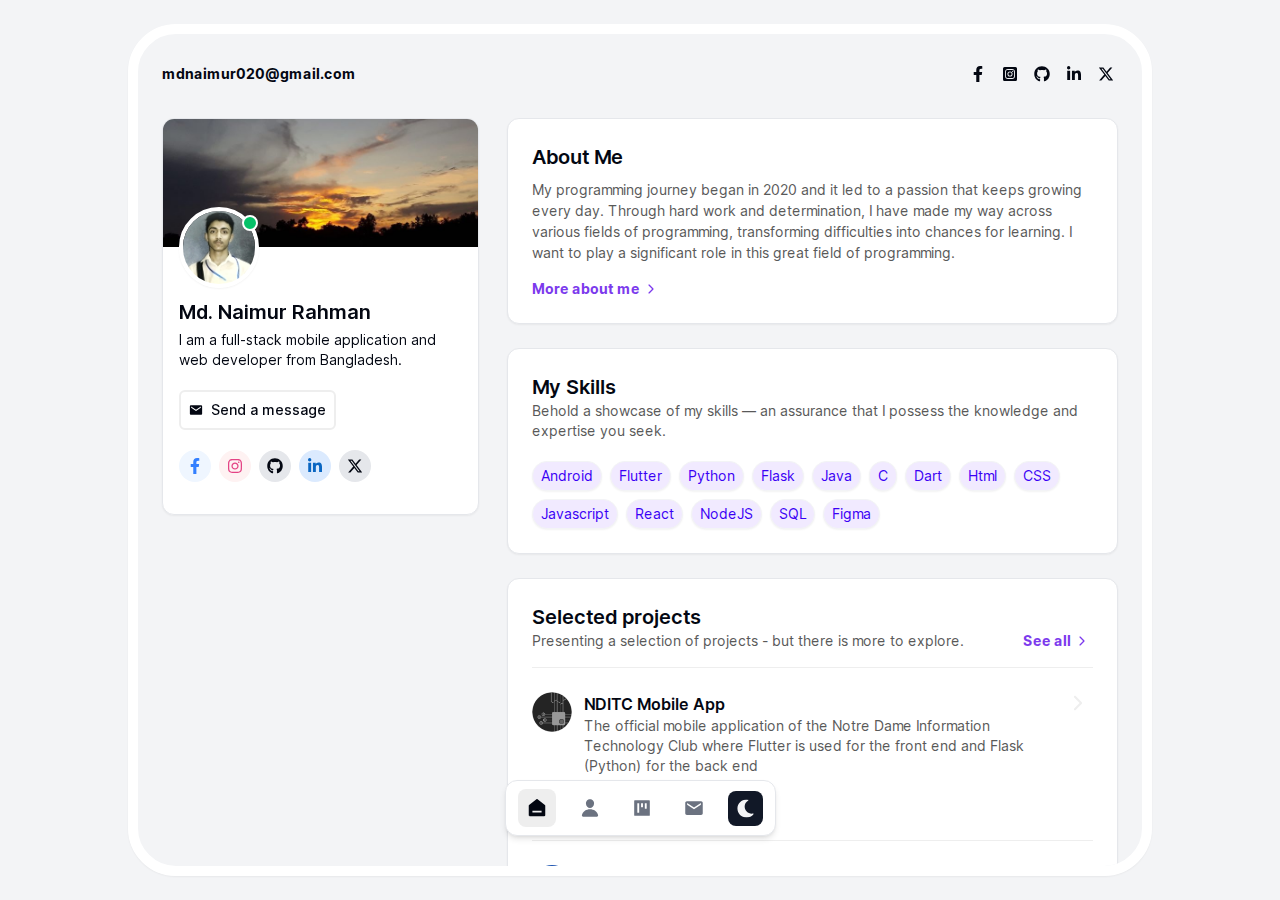
<file: index.html>
<!DOCTYPE html><html lang="en"><head><meta charSet="utf-8"/><meta name="viewport" content="width=device-width, initial-scale=1"/><link rel="preload" as="image" href="/images/cover.jpg"/><link rel="preload" as="image" href="/images/icons/nditc.png"/><link rel="preload" as="image" href="/images/icons/aide-assistant.jpeg"/><link rel="preload" as="image" href="/images/icons/askme.jpg"/><link rel="stylesheet" href="/_next/static/css/a3f29d7ea0ee9f75.css" data-precedence="next"/><link rel="preload" as="script" fetchPriority="low" href="/_next/static/chunks/webpack-b2b34c774f4791b2.js"/><script src="/_next/static/chunks/fd9d1056-121e52b18ff0a3a9.js" async=""></script><script src="/_next/static/chunks/23-5258721a9da65eaf.js" async=""></script><script src="/_next/static/chunks/main-app-b07ee85b4da109da.js" async=""></script><script src="/_next/static/chunks/231-7837c6e138ba1d39.js" async=""></script><script src="/_next/static/chunks/173-183ba7b838d6df8e.js" async=""></script><script src="/_next/static/chunks/app/page-5efb25ee60846972.js" async=""></script><script src="/_next/static/chunks/app/not-found-e2323b2fb9c07f5c.js" async=""></script><script src="/_next/static/chunks/5e22fd23-b8d2bc04f861422c.js" async=""></script><script src="/_next/static/chunks/94730671-3c4474621680541e.js" async=""></script><script src="/_next/static/chunks/9c4e2130-a71c512130698e70.js" async=""></script><script src="/_next/static/chunks/8e1d74a4-b36c5fe6c4bad18d.js" async=""></script><script src="/_next/static/chunks/479ba886-f88caf27a9ac6638.js" async=""></script><script src="/_next/static/chunks/851-03c4df209a66c577.js" async=""></script><script src="/_next/static/chunks/app/layout-62a0d9221a2302bf.js" async=""></script><link rel="preload" href="https://www.googletagmanager.com/gtag/js?id=G-RDVW4QEG7M" as="script"/><title>Md. Naimur Rahman</title><meta name="description" content="A full-stack mobile application and web developer with expertise in native Android application development, cross-platform application development with Flutter, website and web-app development with React, NextJS and backend development with Python Flask"/><meta name="author" content="Md. Naimur Rahman"/><link rel="manifest" href="https://mdnaimur0.github.io/manifest.json" crossorigin="use-credentials"/><meta name="keywords" content="Md. Naimur Rahman,Md. Naimur Rahman&#x27;s portfolio,naimur,mdnaimur,mdnaimur020,naimur&#x27;s portfolio website,মোঃ নাইমুর রহমান"/><meta name="creator" content="Md. Naimur Rahman"/><meta name="publisher" content="Md. Naimur Rahman"/><link rel="canonical" href="https://mdnaimur0.github.io/"/><meta name="google-site-verification" content="Xtjpzqm-ULL5RGBrvgc3NCIFp7jcQKL1RV1DxEjSZ-Q"/><meta property="og:title" content="Md. Naimur Rahman"/><meta property="og:description" content="A full-stack mobile application and web developer with expertise in native Android application development, cross-platform application development with Flutter, website and web-app development with React, NextJS and backend development with Python Flask"/><meta property="og:image:type" content="image/png"/><meta property="og:image:width" content="1200"/><meta property="og:image:height" content="630"/><meta property="og:image" content="https://mdnaimur0.github.io/opengraph-image.png?531a07b3f1914bd6"/><meta name="twitter:card" content="summary_large_image"/><meta name="twitter:title" content="Md. Naimur Rahman"/><meta name="twitter:description" content="A full-stack mobile application and web developer with expertise in native Android application development, cross-platform application development with Flutter, website and web-app development with React, NextJS and backend development with Python Flask"/><meta name="twitter:image:type" content="image/png"/><meta name="twitter:image:width" content="1200"/><meta name="twitter:image:height" content="630"/><meta name="twitter:image" content="https://mdnaimur0.github.io/opengraph-image.png?531a07b3f1914bd6"/><link rel="icon" href="/favicon.ico" type="image/x-icon" sizes="16x16"/><link rel="icon" href="/icon.png?e217e42e6c603a97" type="image/png" sizes="512x512"/><link rel="apple-touch-icon" href="/apple-icon.png?480850b7475132ea" type="image/png" sizes="180x180"/><script src="/_next/static/chunks/polyfills-78c92fac7aa8fdd8.js" noModule=""></script></head><body class="__className_aaf875"><script>!function(){try{var d=document.documentElement,c=d.classList;c.remove('light','dark');var e=localStorage.getItem('theme');if(e){c.add(e|| '')}else{c.add('light');}if(e==='light'||e==='dark'||!e)d.style.colorScheme=e||'light'}catch(t){}}();</script><style>#nprogress{pointer-events:none}#nprogress .bar{background:hsl(var(--primary));position:fixed;z-index:1600;top: 0;left:0;width:100%;height:3px}#nprogress .peg{display:block;position:absolute;right:0;width:100px;height:100%;box-shadow:0 0 10px hsl(var(--primary)),0 0 5px hsl(var(--primary));opacity:1;-webkit-transform:rotate(3deg) translate(0px,-4px);-ms-transform:rotate(3deg) translate(0px,-4px);transform:rotate(3deg) translate(0px,-4px)}#nprogress .spinner{display:block;position:fixed;z-index:1600;top: 15px;right:15px}#nprogress .spinner-icon{width:18px;height:18px;box-sizing:border-box;border:2px solid transparent;border-top-color:hsl(var(--primary));border-left-color:hsl(var(--primary));border-radius:50%;-webkit-animation:nprogress-spinner 400ms linear infinite;animation:nprogress-spinner 400ms linear infinite}.nprogress-custom-parent{overflow:hidden;position:relative}.nprogress-custom-parent #nprogress .bar,.nprogress-custom-parent #nprogress .spinner{position:absolute}@-webkit-keyframes nprogress-spinner{0%{-webkit-transform:rotate(0deg)}100%{-webkit-transform:rotate(360deg)}}@keyframes nprogress-spinner{0%{transform:rotate(0deg)}100%{transform:rotate(360deg)}}</style><div class="mx-auto flex h-full w-full flex-col overflow-hidden md:max-w-5xl md:rounded-[48px] md:border-[10px] md:border-background md:shadow-sm md:dark:border-secondary"><div class="overflow-auto md:py-5"><div class="mt-2 flex flex-wrap items-center justify-between gap-2 px-4 md:px-6 py-2 md:mt-0"><a href="mailto:mdnaimur020@gmail.com" target="_blank" class="text-sm font-[700] text-foreground">mdnaimur020@gmail.com</a><div class="flex gap-2 max-sm:hidden"><a href="https://www.facebook.com/mdnaimur0" target="_blank" class="p-1 hover:text-primary" aria-label="Facebook account"><svg stroke="currentColor" fill="currentColor" stroke-width="0" viewBox="0 0 320 512" height="1em" width="1em" xmlns="http://www.w3.org/2000/svg"><path d="M279.14 288l14.22-92.66h-88.91v-60.13c0-25.35 12.42-50.06 52.24-50.06h40.42V6.26S260.43 0 225.36 0c-73.22 0-121.08 44.38-121.08 124.72v70.62H22.89V288h81.39v224h100.17V288z"></path></svg></a><a href="https://www.instagram.com/mdnaimur0" target="_blank" class="p-1  hover:text-primary" aria-label="Instagram account"><svg stroke="currentColor" fill="currentColor" stroke-width="0" viewBox="0 0 448 512" height="1em" width="1em" xmlns="http://www.w3.org/2000/svg"><path d="M224,202.66A53.34,53.34,0,1,0,277.36,256,53.38,53.38,0,0,0,224,202.66Zm124.71-41a54,54,0,0,0-30.41-30.41c-21-8.29-71-6.43-94.3-6.43s-73.25-1.93-94.31,6.43a54,54,0,0,0-30.41,30.41c-8.28,21-6.43,71.05-6.43,94.33S91,329.26,99.32,350.33a54,54,0,0,0,30.41,30.41c21,8.29,71,6.43,94.31,6.43s73.24,1.93,94.3-6.43a54,54,0,0,0,30.41-30.41c8.35-21,6.43-71.05,6.43-94.33S357.1,182.74,348.75,161.67ZM224,338a82,82,0,1,1,82-82A81.9,81.9,0,0,1,224,338Zm85.38-148.3a19.14,19.14,0,1,1,19.13-19.14A19.1,19.1,0,0,1,309.42,189.74ZM400,32H48A48,48,0,0,0,0,80V432a48,48,0,0,0,48,48H400a48,48,0,0,0,48-48V80A48,48,0,0,0,400,32ZM382.88,322c-1.29,25.63-7.14,48.34-25.85,67s-41.4,24.63-67,25.85c-26.41,1.49-105.59,1.49-132,0-25.63-1.29-48.26-7.15-67-25.85s-24.63-41.42-25.85-67c-1.49-26.42-1.49-105.61,0-132,1.29-25.63,7.07-48.34,25.85-67s41.47-24.56,67-25.78c26.41-1.49,105.59-1.49,132,0,25.63,1.29,48.33,7.15,67,25.85s24.63,41.42,25.85,67.05C384.37,216.44,384.37,295.56,382.88,322Z"></path></svg></a><a href="https://github.com/mdnaimur0" target="_blank" class="p-1  hover:text-primary" aria-label="Github account"><svg stroke="currentColor" fill="currentColor" stroke-width="0" viewBox="0 0 496 512" height="1em" width="1em" xmlns="http://www.w3.org/2000/svg"><path d="M165.9 397.4c0 2-2.3 3.6-5.2 3.6-3.3.3-5.6-1.3-5.6-3.6 0-2 2.3-3.6 5.2-3.6 3-.3 5.6 1.3 5.6 3.6zm-31.1-4.5c-.7 2 1.3 4.3 4.3 4.9 2.6 1 5.6 0 6.2-2s-1.3-4.3-4.3-5.2c-2.6-.7-5.5.3-6.2 2.3zm44.2-1.7c-2.9.7-4.9 2.6-4.6 4.9.3 2 2.9 3.3 5.9 2.6 2.9-.7 4.9-2.6 4.6-4.6-.3-1.9-3-3.2-5.9-2.9zM244.8 8C106.1 8 0 113.3 0 252c0 110.9 69.8 205.8 169.5 239.2 12.8 2.3 17.3-5.6 17.3-12.1 0-6.2-.3-40.4-.3-61.4 0 0-70 15-84.7-29.8 0 0-11.4-29.1-27.8-36.6 0 0-22.9-15.7 1.6-15.4 0 0 24.9 2 38.6 25.8 21.9 38.6 58.6 27.5 72.9 20.9 2.3-16 8.8-27.1 16-33.7-55.9-6.2-112.3-14.3-112.3-110.5 0-27.5 7.6-41.3 23.6-58.9-2.6-6.5-11.1-33.3 2.6-67.9 20.9-6.5 69 27 69 27 20-5.6 41.5-8.5 62.8-8.5s42.8 2.9 62.8 8.5c0 0 48.1-33.6 69-27 13.7 34.7 5.2 61.4 2.6 67.9 16 17.7 25.8 31.5 25.8 58.9 0 96.5-58.9 104.2-114.8 110.5 9.2 7.9 17 22.9 17 46.4 0 33.7-.3 75.4-.3 83.6 0 6.5 4.6 14.4 17.3 12.1C428.2 457.8 496 362.9 496 252 496 113.3 383.5 8 244.8 8zM97.2 352.9c-1.3 1-1 3.3.7 5.2 1.6 1.6 3.9 2.3 5.2 1 1.3-1 1-3.3-.7-5.2-1.6-1.6-3.9-2.3-5.2-1zm-10.8-8.1c-.7 1.3.3 2.9 2.3 3.9 1.6 1 3.6.7 4.3-.7.7-1.3-.3-2.9-2.3-3.9-2-.6-3.6-.3-4.3.7zm32.4 35.6c-1.6 1.3-1 4.3 1.3 6.2 2.3 2.3 5.2 2.6 6.5 1 1.3-1.3.7-4.3-1.3-6.2-2.2-2.3-5.2-2.6-6.5-1zm-11.4-14.7c-1.6 1-1.6 3.6 0 5.9 1.6 2.3 4.3 3.3 5.6 2.3 1.6-1.3 1.6-3.9 0-6.2-1.4-2.3-4-3.3-5.6-2z"></path></svg></a><a href="https://www.linkedin.com/in/mdnaimur0" target="_blank" class="p-1  hover:text-primary" aria-label="Linkedin account"><svg stroke="currentColor" fill="currentColor" stroke-width="0" viewBox="0 0 448 512" height="1em" width="1em" xmlns="http://www.w3.org/2000/svg"><path d="M100.28 448H7.4V148.9h92.88zM53.79 108.1C24.09 108.1 0 83.5 0 53.8a53.79 53.79 0 0 1 107.58 0c0 29.7-24.1 54.3-53.79 54.3zM447.9 448h-92.68V302.4c0-34.7-.7-79.2-48.29-79.2-48.29 0-55.69 37.7-55.69 76.7V448h-92.78V148.9h89.08v40.8h1.3c12.4-23.5 42.69-48.3 87.88-48.3 94 0 111.28 61.9 111.28 142.3V448z"></path></svg></a><a href="https://www.x.com/mdnaimur0" target="_blank" class="p-1  hover:text-primary" aria-label="X account"><svg stroke="currentColor" fill="currentColor" stroke-width="0" viewBox="0 0 512 512" height="1em" width="1em" xmlns="http://www.w3.org/2000/svg"><path d="M389.2 48h70.6L305.6 224.2 487 464H345L233.7 318.6 106.5 464H35.8L200.7 275.5 26.8 48H172.4L272.9 180.9 389.2 48zM364.4 421.8h39.1L151.1 88h-42L364.4 421.8z"></path></svg></a></div></div><main class="flex-grow"><div class="grid auto-cols-fr grid-cols-[1fr] grid-rows-[auto] items-start gap-x-7 gap-y-4 p-4 md:grid-cols-[.7fr_1fr] md:gap-y-7 md:p-6 lg:grid-cols-[.52fr_1fr]"><div class="rounded-xl border bg-background text-foreground shadow-sm dark:bg-secondary overflow-hidden md:sticky md:top-3 undefined" style="text-decoration:none"><img class="z-0 h-24 w-full object-cover md:h-32" src="/images/cover.jpg" alt="Sky Background"/><div class="-mt-10 px-4 text-center md:text-start"><div class="relative z-10 mb-1 inline-block"><img alt="Md. Naimur Rahman" loading="lazy" width="80" height="80" decoding="async" data-nimg="1" class="rounded-full border-4 border-[white] shadow-sm undefined" style="color:transparent" src="/images/md-naimur-rahman-80.jpg"/><div class="has-tooltip absolute right-px top-2 h-4 w-4 rounded-full bg-[#05c168] border-2 border-[white]" aria-label="Available to work"><span class="tooltip ms-4 rounded-sm bg-foreground px-2 py-1 text-xs text-background text-nowrap">Available to work</span></div></div><h1 class="mb-1 text-xl font-[600]">Md. Naimur Rahman</h1><p class="grey mb-5 text-sm">I am a full-stack mobile application and web developer from Bangladesh.</p><div class="mb-5 flex items-center justify-center gap-4 md:justify-start"><a class="flex w-fit items-center gap-2 rounded-md border-2 border-divider px-2 py-2 text-sm font-[500] text-foreground transition-all duration-300 ease-in-out hover:scale-95 hover:border-foreground hover:bg-foreground hover:text-background" area-label="Contact" href="/contact/"><svg stroke="currentColor" fill="currentColor" stroke-width="0" viewBox="0 0 512 512" height="1em" width="1em" xmlns="http://www.w3.org/2000/svg"><path d="M437.332 80H74.668C51.199 80 32 99.198 32 122.667v266.666C32 412.802 51.199 432 74.668 432h362.664C460.801 432 480 412.802 480 389.333V122.667C480 99.198 460.801 80 437.332 80zM432 170.667L256 288 80 170.667V128l176 117.333L432 128v42.667z"></path></svg> Send a message</a></div><div class="flex items-center justify-center gap-2 mb-8 md:justify-start"><a href="https://www.facebook.com/mdnaimur0" target="_blank" class="rounded-full bg-blue-50 p-2 text-[#337fff] hover:-translate-y-px dark:bg-[#526f9e77]" aria-label="Facebook account"><svg stroke="currentColor" fill="currentColor" stroke-width="0" viewBox="0 0 320 512" height="1em" width="1em" xmlns="http://www.w3.org/2000/svg"><path d="M279.14 288l14.22-92.66h-88.91v-60.13c0-25.35 12.42-50.06 52.24-50.06h40.42V6.26S260.43 0 225.36 0c-73.22 0-121.08 44.38-121.08 124.72v70.62H22.89V288h81.39v224h100.17V288z"></path></svg></a><a href="https://www.instagram.com/mdnaimur0" target="_blank" class="rounded-full bg-red-50 p-2 text-[#e44385] hover:-translate-y-px dark:bg-[#7b5b5b76]" aria-label="Instagram account"><svg stroke="currentColor" fill="currentColor" stroke-width="0" viewBox="0 0 448 512" height="1em" width="1em" xmlns="http://www.w3.org/2000/svg"><path d="M224.1 141c-63.6 0-114.9 51.3-114.9 114.9s51.3 114.9 114.9 114.9S339 319.5 339 255.9 287.7 141 224.1 141zm0 189.6c-41.1 0-74.7-33.5-74.7-74.7s33.5-74.7 74.7-74.7 74.7 33.5 74.7 74.7-33.6 74.7-74.7 74.7zm146.4-194.3c0 14.9-12 26.8-26.8 26.8-14.9 0-26.8-12-26.8-26.8s12-26.8 26.8-26.8 26.8 12 26.8 26.8zm76.1 27.2c-1.7-35.9-9.9-67.7-36.2-93.9-26.2-26.2-58-34.4-93.9-36.2-37-2.1-147.9-2.1-184.9 0-35.8 1.7-67.6 9.9-93.9 36.1s-34.4 58-36.2 93.9c-2.1 37-2.1 147.9 0 184.9 1.7 35.9 9.9 67.7 36.2 93.9s58 34.4 93.9 36.2c37 2.1 147.9 2.1 184.9 0 35.9-1.7 67.7-9.9 93.9-36.2 26.2-26.2 34.4-58 36.2-93.9 2.1-37 2.1-147.8 0-184.8zM398.8 388c-7.8 19.6-22.9 34.7-42.6 42.6-29.5 11.7-99.5 9-132.1 9s-102.7 2.6-132.1-9c-19.6-7.8-34.7-22.9-42.6-42.6-11.7-29.5-9-99.5-9-132.1s-2.6-102.7 9-132.1c7.8-19.6 22.9-34.7 42.6-42.6 29.5-11.7 99.5-9 132.1-9s102.7-2.6 132.1 9c19.6 7.8 34.7 22.9 42.6 42.6 11.7 29.5 9 99.5 9 132.1s2.7 102.7-9 132.1z"></path></svg></a><a href="https://github.com/mdnaimur0" target="_blank" class="rounded-full bg-gray-200 p-2 text-foreground hover:-translate-y-px dark:bg-gray-700" aria-label="Github account"><svg stroke="currentColor" fill="currentColor" stroke-width="0" viewBox="0 0 496 512" height="1em" width="1em" xmlns="http://www.w3.org/2000/svg"><path d="M165.9 397.4c0 2-2.3 3.6-5.2 3.6-3.3.3-5.6-1.3-5.6-3.6 0-2 2.3-3.6 5.2-3.6 3-.3 5.6 1.3 5.6 3.6zm-31.1-4.5c-.7 2 1.3 4.3 4.3 4.9 2.6 1 5.6 0 6.2-2s-1.3-4.3-4.3-5.2c-2.6-.7-5.5.3-6.2 2.3zm44.2-1.7c-2.9.7-4.9 2.6-4.6 4.9.3 2 2.9 3.3 5.9 2.6 2.9-.7 4.9-2.6 4.6-4.6-.3-1.9-3-3.2-5.9-2.9zM244.8 8C106.1 8 0 113.3 0 252c0 110.9 69.8 205.8 169.5 239.2 12.8 2.3 17.3-5.6 17.3-12.1 0-6.2-.3-40.4-.3-61.4 0 0-70 15-84.7-29.8 0 0-11.4-29.1-27.8-36.6 0 0-22.9-15.7 1.6-15.4 0 0 24.9 2 38.6 25.8 21.9 38.6 58.6 27.5 72.9 20.9 2.3-16 8.8-27.1 16-33.7-55.9-6.2-112.3-14.3-112.3-110.5 0-27.5 7.6-41.3 23.6-58.9-2.6-6.5-11.1-33.3 2.6-67.9 20.9-6.5 69 27 69 27 20-5.6 41.5-8.5 62.8-8.5s42.8 2.9 62.8 8.5c0 0 48.1-33.6 69-27 13.7 34.7 5.2 61.4 2.6 67.9 16 17.7 25.8 31.5 25.8 58.9 0 96.5-58.9 104.2-114.8 110.5 9.2 7.9 17 22.9 17 46.4 0 33.7-.3 75.4-.3 83.6 0 6.5 4.6 14.4 17.3 12.1C428.2 457.8 496 362.9 496 252 496 113.3 383.5 8 244.8 8zM97.2 352.9c-1.3 1-1 3.3.7 5.2 1.6 1.6 3.9 2.3 5.2 1 1.3-1 1-3.3-.7-5.2-1.6-1.6-3.9-2.3-5.2-1zm-10.8-8.1c-.7 1.3.3 2.9 2.3 3.9 1.6 1 3.6.7 4.3-.7.7-1.3-.3-2.9-2.3-3.9-2-.6-3.6-.3-4.3.7zm32.4 35.6c-1.6 1.3-1 4.3 1.3 6.2 2.3 2.3 5.2 2.6 6.5 1 1.3-1.3.7-4.3-1.3-6.2-2.2-2.3-5.2-2.6-6.5-1zm-11.4-14.7c-1.6 1-1.6 3.6 0 5.9 1.6 2.3 4.3 3.3 5.6 2.3 1.6-1.3 1.6-3.9 0-6.2-1.4-2.3-4-3.3-5.6-2z"></path></svg></a><a href="https://www.linkedin.com/in/mdnaimur0" target="_blank" class="rounded-full bg-blue-100 p-2 text-[#0a66c2] hover:-translate-y-px dark:bg-[#36516c70]" aria-label="Linkedin account"><svg stroke="currentColor" fill="currentColor" stroke-width="0" viewBox="0 0 448 512" height="1em" width="1em" xmlns="http://www.w3.org/2000/svg"><path d="M100.28 448H7.4V148.9h92.88zM53.79 108.1C24.09 108.1 0 83.5 0 53.8a53.79 53.79 0 0 1 107.58 0c0 29.7-24.1 54.3-53.79 54.3zM447.9 448h-92.68V302.4c0-34.7-.7-79.2-48.29-79.2-48.29 0-55.69 37.7-55.69 76.7V448h-92.78V148.9h89.08v40.8h1.3c12.4-23.5 42.69-48.3 87.88-48.3 94 0 111.28 61.9 111.28 142.3V448z"></path></svg></a><a href="https://x.com/mdnaimur0" target="_blank" class="rounded-full bg-gray-200 p-2 text-foreground hover:-translate-y-px dark:bg-gray-700" aria-label="X account"><svg stroke="currentColor" fill="currentColor" stroke-width="0" viewBox="0 0 512 512" height="1em" width="1em" xmlns="http://www.w3.org/2000/svg"><path d="M389.2 48h70.6L305.6 224.2 487 464H345L233.7 318.6 106.5 464H35.8L200.7 275.5 26.8 48H172.4L272.9 180.9 389.2 48zM364.4 421.8h39.1L151.1 88h-42L364.4 421.8z"></path></svg></a></div></div></div><div class="flex flex-col gap-4 md:gap-6"><div class="rounded-xl border bg-background text-foreground shadow-sm dark:bg-secondary p-6" style="text-decoration:none"><h2 class="mb-2 text-xl font-[600]">About Me</h2><p class="mb-4 text-sm leading-normal text-grey">My programming journey began in 2020 and it led to a passion that keeps growing every day. Through hard work and determination, I have made my way across various fields of programming, transforming difficulties into chances for learning. I want to play a significant role in this great field of programming.</p><a class="me-1 flex items-center gap-1 text-sm font-[700] text-primary transition-all duration-300 ease-in-out hover:me-0 hover:gap-2 hover:text-foreground" aria-label="Read more about me" href="/about/"><span class="whitespace-nowrap text-sm">More about me</span><svg stroke="currentColor" fill="currentColor" stroke-width="0" viewBox="0 0 512 512" height="1em" width="1em" xmlns="http://www.w3.org/2000/svg"><path d="M294.1 256L167 129c-9.4-9.4-9.4-24.6 0-33.9s24.6-9.3 34 0L345 239c9.1 9.1 9.3 23.7.7 33.1L201.1 417c-4.7 4.7-10.9 7-17 7s-12.3-2.3-17-7c-9.4-9.4-9.4-24.6 0-33.9l127-127.1z"></path></svg></a></div><div class="rounded-xl border bg-background text-foreground shadow-sm dark:bg-secondary p-6" style="text-decoration:none"><h2 class="text-xl font-[600]">My Skills</h2><p class="mb-5 text-sm text-grey">Behold a showcase of my skills — an assurance that I possess the knowledge and expertise you seek.</p><ul role="list" class="flex flex-wrap items-start justify-start gap-2 undefined"><li class="inline-block cursor-default rounded-full border border-secondary bg-[#f1eaff] px-2 py-1 text-sm text-[#3A00F5] shadow-sm hover:scale-105 dark:border-none dark:bg-purple-700 dark:bg-opacity-20 dark:text-foreground">Android</li><li class="inline-block cursor-default rounded-full border border-secondary bg-[#f1eaff] px-2 py-1 text-sm text-[#3A00F5] shadow-sm hover:scale-105 dark:border-none dark:bg-purple-700 dark:bg-opacity-20 dark:text-foreground">Flutter</li><li class="inline-block cursor-default rounded-full border border-secondary bg-[#f1eaff] px-2 py-1 text-sm text-[#3A00F5] shadow-sm hover:scale-105 dark:border-none dark:bg-purple-700 dark:bg-opacity-20 dark:text-foreground">Python</li><li class="inline-block cursor-default rounded-full border border-secondary bg-[#f1eaff] px-2 py-1 text-sm text-[#3A00F5] shadow-sm hover:scale-105 dark:border-none dark:bg-purple-700 dark:bg-opacity-20 dark:text-foreground">Flask</li><li class="inline-block cursor-default rounded-full border border-secondary bg-[#f1eaff] px-2 py-1 text-sm text-[#3A00F5] shadow-sm hover:scale-105 dark:border-none dark:bg-purple-700 dark:bg-opacity-20 dark:text-foreground">Java</li><li class="inline-block cursor-default rounded-full border border-secondary bg-[#f1eaff] px-2 py-1 text-sm text-[#3A00F5] shadow-sm hover:scale-105 dark:border-none dark:bg-purple-700 dark:bg-opacity-20 dark:text-foreground">C</li><li class="inline-block cursor-default rounded-full border border-secondary bg-[#f1eaff] px-2 py-1 text-sm text-[#3A00F5] shadow-sm hover:scale-105 dark:border-none dark:bg-purple-700 dark:bg-opacity-20 dark:text-foreground">Dart</li><li class="inline-block cursor-default rounded-full border border-secondary bg-[#f1eaff] px-2 py-1 text-sm text-[#3A00F5] shadow-sm hover:scale-105 dark:border-none dark:bg-purple-700 dark:bg-opacity-20 dark:text-foreground">Html</li><li class="inline-block cursor-default rounded-full border border-secondary bg-[#f1eaff] px-2 py-1 text-sm text-[#3A00F5] shadow-sm hover:scale-105 dark:border-none dark:bg-purple-700 dark:bg-opacity-20 dark:text-foreground">CSS</li><li class="inline-block cursor-default rounded-full border border-secondary bg-[#f1eaff] px-2 py-1 text-sm text-[#3A00F5] shadow-sm hover:scale-105 dark:border-none dark:bg-purple-700 dark:bg-opacity-20 dark:text-foreground">Javascript</li><li class="inline-block cursor-default rounded-full border border-secondary bg-[#f1eaff] px-2 py-1 text-sm text-[#3A00F5] shadow-sm hover:scale-105 dark:border-none dark:bg-purple-700 dark:bg-opacity-20 dark:text-foreground">React</li><li class="inline-block cursor-default rounded-full border border-secondary bg-[#f1eaff] px-2 py-1 text-sm text-[#3A00F5] shadow-sm hover:scale-105 dark:border-none dark:bg-purple-700 dark:bg-opacity-20 dark:text-foreground">NodeJS</li><li class="inline-block cursor-default rounded-full border border-secondary bg-[#f1eaff] px-2 py-1 text-sm text-[#3A00F5] shadow-sm hover:scale-105 dark:border-none dark:bg-purple-700 dark:bg-opacity-20 dark:text-foreground">SQL</li><li class="inline-block cursor-default rounded-full border border-secondary bg-[#f1eaff] px-2 py-1 text-sm text-[#3A00F5] shadow-sm hover:scale-105 dark:border-none dark:bg-purple-700 dark:bg-opacity-20 dark:text-foreground">Figma</li></ul></div><div class="rounded-xl border bg-background text-foreground shadow-sm dark:bg-secondary p-6" style="text-decoration:none"><div class="mb-4 flex flex-col justify-between gap-2 sm:max-md:flex-row sm:max-md:items-center lg:flex-row"><div class="w-full"><h2 class="text-xl font-[600]">Selected projects</h2><p class="text-sm text-grey">Presenting a selection of projects - but there is more to explore.</p></div><a class="me-1 flex items-center gap-1 text-sm font-[700] text-primary transition-all duration-300 ease-in-out hover:me-0 hover:gap-2 hover:text-foreground mt-auto" href="/projects/"><span class="whitespace-nowrap text-sm">See all</span><svg stroke="currentColor" fill="currentColor" stroke-width="0" viewBox="0 0 512 512" height="1em" width="1em" xmlns="http://www.w3.org/2000/svg"><path d="M294.1 256L167 129c-9.4-9.4-9.4-24.6 0-33.9s24.6-9.3 34 0L345 239c9.1 9.1 9.3 23.7.7 33.1L201.1 417c-4.7 4.7-10.9 7-17 7s-12.3-2.3-17-7c-9.4-9.4-9.4-24.6 0-33.9l127-127.1z"></path></svg></a></div><div class="mb-6 h-px w-full bg-divider"></div><ul role="list" class="divide-y divide-divider"><li class="group/item cursor-pointer pb-6 pt-6 first:pt-0 last:pb-0"><a class="flex flex-col gap-3 sm:flex-row" href="/projects/nditc-mobile-app/"><img class="h-10 w-10 rounded-full object-cover" alt="NDITC Mobile App" src="/images/icons/nditc.png" width="40" height="40"/><div class="flex md:gap-2"><div><h3 class="text-base font-[600] group-hover/item:text-primary">NDITC Mobile App</h3><p class="mb-3 text-sm text-grey dark:text-gray-400">The official mobile application of the Notre Dame Information Technology Club where Flutter is used for the front end and Flask (Python) for the back end</p><div class="hidden flex-col items-start gap-3 sm:max-md:flex-row sm:max-md:items-center md:flex lg:flex-row lg:items-center"><div class="inline-block rounded-md bg-[#f1eaff] px-2 py-1 text-sm text-[#3A00F5] dark:bg-purple-700 dark:bg-opacity-20 dark:text-foreground">Flutter</div><div class="flex items-center justify-center gap-1 text-xs text-grey dark:text-gray-400"><svg stroke="currentColor" fill="currentColor" stroke-width="0" viewBox="0 0 24 24" height="1em" width="1em" xmlns="http://www.w3.org/2000/svg"><path d="M1 12C1 5.925 5.925 1 12 1s11 4.925 11 11-4.925 11-11 11S1 18.075 1 12Zm11.575-4.75a.825.825 0 1 0-1.65 0v5.5c0 .296.159.57.416.716l3.5 2a.825.825 0 0 0 .818-1.432l-3.084-1.763Z"></path></svg> <!-- -->Jun 2023</div></div></div><div class="me-1 hidden text-divider transition-all group-hover/item:me-0 group-hover/item:ps-1 group-hover/item:text-primary md:block"><svg stroke="currentColor" fill="currentColor" stroke-width="0" viewBox="0 0 512 512" height="22" width="22" xmlns="http://www.w3.org/2000/svg"><path d="M294.1 256L167 129c-9.4-9.4-9.4-24.6 0-33.9s24.6-9.3 34 0L345 239c9.1 9.1 9.3 23.7.7 33.1L201.1 417c-4.7 4.7-10.9 7-17 7s-12.3-2.3-17-7c-9.4-9.4-9.4-24.6 0-33.9l127-127.1z"></path></svg></div></div></a></li><li class="group/item cursor-pointer pb-6 pt-6 first:pt-0 last:pb-0"><a class="flex flex-col gap-3 sm:flex-row" href="/projects/aide-assistant/"><img class="h-10 w-10 rounded-full object-cover" alt="AIDE Assistant" src="/images/icons/aide-assistant.jpeg" width="40" height="40"/><div class="flex md:gap-2"><div><h3 class="text-base font-[600] group-hover/item:text-primary">AIDE Assistant</h3><p class="mb-3 text-sm text-grey dark:text-gray-400">A native android application that helps to build android applications with AIDE - Android IDE</p><div class="hidden flex-col items-start gap-3 sm:max-md:flex-row sm:max-md:items-center md:flex lg:flex-row lg:items-center"><div class="inline-block rounded-md bg-[#f1eaff] px-2 py-1 text-sm text-[#3A00F5] dark:bg-purple-700 dark:bg-opacity-20 dark:text-foreground">Android</div><div class="flex items-center justify-center gap-1 text-xs text-grey dark:text-gray-400"><svg stroke="currentColor" fill="currentColor" stroke-width="0" viewBox="0 0 24 24" height="1em" width="1em" xmlns="http://www.w3.org/2000/svg"><path d="M1 12C1 5.925 5.925 1 12 1s11 4.925 11 11-4.925 11-11 11S1 18.075 1 12Zm11.575-4.75a.825.825 0 1 0-1.65 0v5.5c0 .296.159.57.416.716l3.5 2a.825.825 0 0 0 .818-1.432l-3.084-1.763Z"></path></svg> <!-- -->Oct 2021</div></div></div><div class="me-1 hidden text-divider transition-all group-hover/item:me-0 group-hover/item:ps-1 group-hover/item:text-primary md:block"><svg stroke="currentColor" fill="currentColor" stroke-width="0" viewBox="0 0 512 512" height="22" width="22" xmlns="http://www.w3.org/2000/svg"><path d="M294.1 256L167 129c-9.4-9.4-9.4-24.6 0-33.9s24.6-9.3 34 0L345 239c9.1 9.1 9.3 23.7.7 33.1L201.1 417c-4.7 4.7-10.9 7-17 7s-12.3-2.3-17-7c-9.4-9.4-9.4-24.6 0-33.9l127-127.1z"></path></svg></div></div></a></li><li class="group/item cursor-pointer pb-6 pt-6 first:pt-0 last:pb-0"><a class="flex flex-col gap-3 sm:flex-row" href="/projects/askme-bot/"><img class="h-10 w-10 rounded-full object-cover" alt="AskMe Telegram bot" src="/images/icons/askme.jpg" width="40" height="40"/><div class="flex md:gap-2"><div><h3 class="text-base font-[600] group-hover/item:text-primary">AskMe Telegram bot</h3><p class="mb-3 text-sm text-grey dark:text-gray-400">An AI chatbot, crafted with the ChatGPT API, to effectively respond to user inquiries, built using Python</p><div class="hidden flex-col items-start gap-3 sm:max-md:flex-row sm:max-md:items-center md:flex lg:flex-row lg:items-center"><div class="inline-block rounded-md bg-[#f1eaff] px-2 py-1 text-sm text-[#3A00F5] dark:bg-purple-700 dark:bg-opacity-20 dark:text-foreground">Telegram Bot</div><div class="flex items-center justify-center gap-1 text-xs text-grey dark:text-gray-400"><svg stroke="currentColor" fill="currentColor" stroke-width="0" viewBox="0 0 24 24" height="1em" width="1em" xmlns="http://www.w3.org/2000/svg"><path d="M1 12C1 5.925 5.925 1 12 1s11 4.925 11 11-4.925 11-11 11S1 18.075 1 12Zm11.575-4.75a.825.825 0 1 0-1.65 0v5.5c0 .296.159.57.416.716l3.5 2a.825.825 0 0 0 .818-1.432l-3.084-1.763Z"></path></svg> <!-- -->Aug 2023</div></div></div><div class="me-1 hidden text-divider transition-all group-hover/item:me-0 group-hover/item:ps-1 group-hover/item:text-primary md:block"><svg stroke="currentColor" fill="currentColor" stroke-width="0" viewBox="0 0 512 512" height="22" width="22" xmlns="http://www.w3.org/2000/svg"><path d="M294.1 256L167 129c-9.4-9.4-9.4-24.6 0-33.9s24.6-9.3 34 0L345 239c9.1 9.1 9.3 23.7.7 33.1L201.1 417c-4.7 4.7-10.9 7-17 7s-12.3-2.3-17-7c-9.4-9.4-9.4-24.6 0-33.9l127-127.1z"></path></svg></div></div></a></li></ul></div></div></div></main><div class="flex items-center justify-center px-4 pb-10 pt-10 text-center md:px-6"><p class="text-grey">Copyright © <!-- -->2024<!-- --> by Md. Naimur Rahman | All Rights Reserved</p></div><div class="h-16"></div><div class="fixed bottom-0 left-0 right-0 z-50 mx-auto mb-8 w-min bg-[transparent] md:mb-16"><div class="mx-auto flex items-center justify-between gap-4 rounded-xl border border-border dark:border-[#1a222e] bg-background px-3 py-2 shadow-md dark:bg-secondary"><a title="Home" class="flex items-center justify-center rounded-lg p-2 transition-colors hover:bg-[#eee] hover:text-foreground dark:hover:bg-[#373851] bg-[#eee] text-foreground dark:bg-[#373851]" href="/"><svg stroke="currentColor" fill="currentColor" stroke-width="0" viewBox="0 0 24 24" height="22" width="22" xmlns="http://www.w3.org/2000/svg"><path d="M21 20C21 20.5523 20.5523 21 20 21H4C3.44772 21 3 20.5523 3 20V9.48907C3 9.18048 3.14247 8.88917 3.38606 8.69972L11.3861 2.47749C11.7472 2.19663 12.2528 2.19663 12.6139 2.47749L20.6139 8.69972C20.8575 8.88917 21 9.18048 21 9.48907V20ZM7 15V17H17V15H7Z"></path></svg></a><a title="About" class="flex items-center justify-center rounded-lg p-2 transition-colors hover:bg-[#eee] hover:text-foreground dark:hover:bg-[#373851] text-muted-foreground" href="/about/"><svg stroke="currentColor" fill="currentColor" stroke-width="0" viewBox="0 0 512 512" height="20" width="20" xmlns="http://www.w3.org/2000/svg"><path d="M332.64 64.58C313.18 43.57 286 32 256 32c-30.16 0-57.43 11.5-76.8 32.38-19.58 21.11-29.12 49.8-26.88 80.78C156.76 206.28 203.27 256 256 256s99.16-49.71 103.67-110.82c2.27-30.7-7.33-59.33-27.03-80.6zM432 480H80a31 31 0 0 1-24.2-11.13c-6.5-7.77-9.12-18.38-7.18-29.11C57.06 392.94 83.4 353.61 124.8 326c36.78-24.51 83.37-38 131.2-38s94.42 13.5 131.2 38c41.4 27.6 67.74 66.93 76.18 113.75 1.94 10.73-.68 21.34-7.18 29.11A31 31 0 0 1 432 480z"></path></svg></a><a title="Projects" class="flex items-center justify-center rounded-lg p-2 transition-colors hover:bg-[#eee] hover:text-foreground dark:hover:bg-[#373851] text-muted-foreground" href="/projects/"><svg stroke="currentColor" fill="currentColor" stroke-width="0" viewBox="0 0 1024 1024" height="20" width="20" xmlns="http://www.w3.org/2000/svg"><path d="M880 112H144c-17.7 0-32 14.3-32 32v736c0 17.7 14.3 32 32 32h736c17.7 0 32-14.3 32-32V144c0-17.7-14.3-32-32-32zM368 744c0 4.4-3.6 8-8 8h-80c-4.4 0-8-3.6-8-8V280c0-4.4 3.6-8 8-8h80c4.4 0 8 3.6 8 8v464zm192-280c0 4.4-3.6 8-8 8h-80c-4.4 0-8-3.6-8-8V280c0-4.4 3.6-8 8-8h80c4.4 0 8 3.6 8 8v184zm192 72c0 4.4-3.6 8-8 8h-80c-4.4 0-8-3.6-8-8V280c0-4.4 3.6-8 8-8h80c4.4 0 8 3.6 8 8v256z"></path></svg></a><a title="Contact" class="flex items-center justify-center rounded-lg p-2 transition-colors hover:bg-[#eee] hover:text-foreground dark:hover:bg-[#373851] text-muted-foreground" href="/contact/"><svg stroke="currentColor" fill="currentColor" stroke-width="0" viewBox="0 0 512 512" height="20" width="20" xmlns="http://www.w3.org/2000/svg"><path d="M437.332 80H74.668C51.199 80 32 99.198 32 122.667v266.666C32 412.802 51.199 432 74.668 432h362.664C460.801 432 480 412.802 480 389.333V122.667C480 99.198 460.801 80 437.332 80zM432 170.667L256 288 80 170.667V128l176 117.333L432 128v42.667z"></path></svg></a><button class="flex items-center justify-center rounded-lg border-none bg-secondary-foreground p-2 text-secondary transition-colors hover:bg-muted-foreground hover:text-muted"><svg stroke="currentColor" fill="currentColor" stroke-width="0" viewBox="0 0 512 512" class="absolute rotate-90 scale-0 transition-all dark:rotate-0 dark:scale-100" aria-label="Switch to light theme" height="19" width="19" xmlns="http://www.w3.org/2000/svg"><path d="M256 160c-52.9 0-96 43.1-96 96s43.1 96 96 96 96-43.1 96-96-43.1-96-96-96zm246.4 80.5l-94.7-47.3 33.5-100.4c4.5-13.6-8.4-26.5-21.9-21.9l-100.4 33.5-47.4-94.8c-6.4-12.8-24.6-12.8-31 0l-47.3 94.7L92.7 70.8c-13.6-4.5-26.5 8.4-21.9 21.9l33.5 100.4-94.7 47.4c-12.8 6.4-12.8 24.6 0 31l94.7 47.3-33.5 100.5c-4.5 13.6 8.4 26.5 21.9 21.9l100.4-33.5 47.3 94.7c6.4 12.8 24.6 12.8 31 0l47.3-94.7 100.4 33.5c13.6 4.5 26.5-8.4 21.9-21.9l-33.5-100.4 94.7-47.3c13-6.5 13-24.7.2-31.1zm-155.9 106c-49.9 49.9-131.1 49.9-181 0-49.9-49.9-49.9-131.1 0-181 49.9-49.9 131.1-49.9 181 0 49.9 49.9 49.9 131.1 0 181z"></path></svg><svg stroke="currentColor" fill="currentColor" stroke-width="0" viewBox="0 0 512 512" class="rotate-0 scale-95 transition-all dark:-rotate-90 dark:scale-0" aria-label="Switch to dark theme" height="19" width="19" xmlns="http://www.w3.org/2000/svg"><path d="M283.211 512c78.962 0 151.079-35.925 198.857-94.792 7.068-8.708-.639-21.43-11.562-19.35-124.203 23.654-238.262-71.576-238.262-196.954 0-72.222 38.662-138.635 101.498-174.394 9.686-5.512 7.25-20.197-3.756-22.23A258.156 258.156 0 0 0 283.211 0c-141.309 0-256 114.511-256 256 0 141.309 114.511 256 256 256z"></path></svg></button></div></div></div></div><script src="/_next/static/chunks/webpack-b2b34c774f4791b2.js" async=""></script><script>(self.__next_f=self.__next_f||[]).push([0]);self.__next_f.push([2,null])</script><script>self.__next_f.push([1,"1:HL[\"/_next/static/css/a3f29d7ea0ee9f75.css\",\"style\"]\n"])</script><script>self.__next_f.push([1,"2:I[5751,[],\"\"]\n4:I[8173,[\"231\",\"static/chunks/231-7837c6e138ba1d39.js\",\"173\",\"static/chunks/173-183ba7b838d6df8e.js\",\"931\",\"static/chunks/app/page-5efb25ee60846972.js\"],\"Image\"]\n5:I[231,[\"231\",\"static/chunks/231-7837c6e138ba1d39.js\",\"160\",\"static/chunks/app/not-found-e2323b2fb9c07f5c.js\"],\"\"]\n7:I[5600,[\"452\",\"static/chunks/5e22fd23-b8d2bc04f861422c.js\",\"522\",\"static/chunks/94730671-3c4474621680541e.js\",\"706\",\"static/chunks/9c4e2130-a71c512130698e70.js\",\"699\",\"static/chunks/8e1d74a4-b36c5fe6c4bad18d.js\",\"259\",\"static/chunks/479ba886-f88caf27a9ac6638.js\",\"231\",\"static/chunks/231-7837c6e138ba1d39.js\",\"851\",\"static/chunks/851-03c4df209a66c577.js\",\"185\",\"static/chunks/app/layout-62a0d9221a2302bf.js\"],\"ThemeProvider\"]\n8:I[9593,[\"452\",\"static/chunks/5e22fd23-b8d2bc04f861422c.js\",\"522\",\"static/chunks/94730671-3c4474621680541e.js\",\"706\",\"static/chunks/9c4e2130-a71c512130698e70.js\",\"699\",\"static/chunks/8e1d74a4-b36c5fe6c4bad18d.js\",\"259\",\"static/chunks/479ba886-f88caf27a9ac6638.js\",\"231\",\"static/chunks/231-7837c6e138ba1d39.js\",\"851\",\"static/chunks/851-03c4df209a66c577.js\",\"185\",\"static/chunks/app/layout-62a0d9221a2302bf.js\"],\"\"]\na:I[9275,[],\"\"]\nb:I[1343,[],\"\"]\nc:I[2105,[\"452\",\"static/chunks/5e22fd23-b8d2bc04f861422c.js\",\"522\",\"static/chunks/94730671-3c4474621680541e.js\",\"706\",\"static/chunks/9c4e2130-a71c512130698e70.js\",\"699\",\"static/chunks/8e1d74a4-b36c5fe6c4bad18d.js\",\"259\",\"static/chunks/479ba886-f88caf27a9ac6638.js\",\"231\",\"static/chunks/231-7837c6e138ba1d39.js\",\"851\",\"static/chunks/851-03c4df209a66c577.js\",\"185\",\"static/chunks/app/layout-62a0d9221a2302bf.js\"],\"default\"]\nd:I[4080,[\"452\",\"static/chunks/5e22fd23-b8d2bc04f861422c.js\",\"522\",\"static/chunks/94730671-3c4474621680541e.js\",\"706\",\"static/chunks/9c4e2130-a71c512130698e70.js\",\"699\",\"static/chunks/8e1d74a4-b36c5fe6c4bad18d.js\",\"259\",\"static/chunks/479ba886-f88caf27a9ac6638.js\",\"231\",\"static/chunks/231-7837c6e138ba1d39.js\",\"851\",\"static/chunks/851-03c4df209a66c577.js\",\"185\",\"static/chunks/app/layout-62a0d9221a2302bf.js\"],\"\"]\nf:I[6130,[],\"\"]\n6:T518,M165.9 397.4c0 2-2"])</script><script>self.__next_f.push([1,".3 3.6-5.2 3.6-3.3.3-5.6-1.3-5.6-3.6 0-2 2.3-3.6 5.2-3.6 3-.3 5.6 1.3 5.6 3.6zm-31.1-4.5c-.7 2 1.3 4.3 4.3 4.9 2.6 1 5.6 0 6.2-2s-1.3-4.3-4.3-5.2c-2.6-.7-5.5.3-6.2 2.3zm44.2-1.7c-2.9.7-4.9 2.6-4.6 4.9.3 2 2.9 3.3 5.9 2.6 2.9-.7 4.9-2.6 4.6-4.6-.3-1.9-3-3.2-5.9-2.9zM244.8 8C106.1 8 0 113.3 0 252c0 110.9 69.8 205.8 169.5 239.2 12.8 2.3 17.3-5.6 17.3-12.1 0-6.2-.3-40.4-.3-61.4 0 0-70 15-84.7-29.8 0 0-11.4-29.1-27.8-36.6 0 0-22.9-15.7 1.6-15.4 0 0 24.9 2 38.6 25.8 21.9 38.6 58.6 27.5 72.9 20.9 2.3-16 8.8-27.1 16-33.7-55.9-6.2-112.3-14.3-112.3-110.5 0-27.5 7.6-41.3 23.6-58.9-2.6-6.5-11.1-33.3 2.6-67.9 20.9-6.5 69 27 69 27 20-5.6 41.5-8.5 62.8-8.5s42.8 2.9 62.8 8.5c0 0 48.1-33.6 69-27 13.7 34.7 5.2 61.4 2.6 67.9 16 17.7 25.8 31.5 25.8 58.9 0 96.5-58.9 104.2-114.8 110.5 9.2 7.9 17 22.9 17 46.4 0 33.7-.3 75.4-.3 83.6 0 6.5 4.6 14.4 17.3 12.1C428.2 457.8 496 362.9 496 252 496 113.3 383.5 8 244.8 8zM97.2 352.9c-1.3 1-1 3.3.7 5.2 1.6 1.6 3.9 2.3 5.2 1 1.3-1 1-3.3-.7-5.2-1.6-1.6-3.9-2.3-5.2-1zm-10.8-8.1c-.7 1.3.3 2.9 2.3 3.9 1.6 1 3.6.7 4.3-.7.7-1.3-.3-2.9-2.3-3.9-2-.6-3.6-.3-4.3.7zm32.4 35.6c-1.6 1.3-1 4.3 1.3 6.2 2.3 2.3 5.2 2.6 6.5 1 1.3-1.3.7-4.3-1.3-6.2-2.2-2.3-5.2-2.6-6.5-1zm-11.4-14.7c-1.6 1-1.6 3.6 0 5.9 1.6 2.3 4.3 3.3 5.6 2.3 1.6-1.3 1.6-3.9 0-6.2-1.4-2.3-4-3.3-5.6-2z9:T518,M165.9 397.4c0 2-2.3 3.6-5.2 3.6-3.3.3-5.6-1.3-5.6-3.6 0-2 2.3-3.6 5.2-3.6 3-.3 5.6 1.3 5.6 3.6zm-31.1-4.5c-.7 2 1.3 4.3 4.3 4.9 2.6 1 5.6 0 6.2-2s-1.3-4.3-4.3-5.2c-2.6-.7-5.5.3-6.2 2.3zm44.2-1.7c-2.9.7-4.9 2.6-4.6 4.9.3 2 2.9 3.3 5.9 2.6 2.9-.7 4.9-2.6 4.6-4.6-.3-1.9-3-3.2-5.9-2.9zM244.8 8C106.1 8 0 113.3 0 252c0 110.9 69.8 205.8 169.5 239.2 12.8 2.3 17.3-5.6 17.3-12.1 0-6.2-.3-40.4-.3-61.4 0 0-70 15-84.7-29.8 0 0-11.4-29.1-27.8-36.6 0 0-22.9-15.7 1.6-15.4 0 0 24.9 2 38.6 25.8 21.9 38.6 58.6 27.5 72.9 20.9 2.3-16 8.8-27.1 16-33.7-55.9-6.2-112.3-14.3-112.3-110.5 0-27.5 7.6-41.3 23.6-58.9-2.6-6.5-11.1-33.3 2.6-67.9 20.9-6.5 69 27 69 27 20-5.6 41.5-8.5 62.8-8.5s42.8 2.9 62.8 8.5c0 0 48.1-33.6 69-27 13.7 34.7 5.2 61.4 2.6 67.9 16 17.7 25.8 31.5 25."])</script><script>self.__next_f.push([1,"8 58.9 0 96.5-58.9 104.2-114.8 110.5 9.2 7.9 17 22.9 17 46.4 0 33.7-.3 75.4-.3 83.6 0 6.5 4.6 14.4 17.3 12.1C428.2 457.8 496 362.9 496 252 496 113.3 383.5 8 244.8 8zM97.2 352.9c-1.3 1-1 3.3.7 5.2 1.6 1.6 3.9 2.3 5.2 1 1.3-1 1-3.3-.7-5.2-1.6-1.6-3.9-2.3-5.2-1zm-10.8-8.1c-.7 1.3.3 2.9 2.3 3.9 1.6 1 3.6.7 4.3-.7.7-1.3-.3-2.9-2.3-3.9-2-.6-3.6-.3-4.3.7zm32.4 35.6c-1.6 1.3-1 4.3 1.3 6.2 2.3 2.3 5.2 2.6 6.5 1 1.3-1.3.7-4.3-1.3-6.2-2.2-2.3-5.2-2.6-6.5-1zm-11.4-14.7c-1.6 1-1.6 3.6 0 5.9 1.6 2.3 4.3 3.3 5.6 2.3 1.6-1.3 1.6-3.9 0-6.2-1.4-2.3-4-3.3-5.6-2z10:[]\n"])</script><script>self.__next_f.push([1,"0:[[[\"$\",\"link\",\"0\",{\"rel\":\"stylesheet\",\"href\":\"/_next/static/css/a3f29d7ea0ee9f75.css\",\"precedence\":\"next\",\"crossOrigin\":\"$undefined\"}]],[\"$\",\"$L2\",null,{\"buildId\":\"Dw8w84DA3Pi7rEUVeFUPw\",\"assetPrefix\":\"\",\"initialCanonicalUrl\":\"/\",\"initialTree\":[\"\",{\"children\":[\"__PAGE__\",{}]},\"$undefined\",\"$undefined\",true],\"initialSeedData\":[\"\",{\"children\":[\"__PAGE__\",{},[[\"$L3\",[\"$\",\"div\",null,{\"className\":\"grid auto-cols-fr grid-cols-[1fr] grid-rows-[auto] items-start gap-x-7 gap-y-4 p-4 md:grid-cols-[.7fr_1fr] md:gap-y-7 md:p-6 lg:grid-cols-[.52fr_1fr]\",\"children\":[[\"$\",\"div\",null,{\"className\":\"rounded-xl border bg-background text-foreground shadow-sm dark:bg-secondary overflow-hidden md:sticky md:top-3 undefined\",\"style\":{\"textDecoration\":\"none\"},\"children\":[[\"$\",\"img\",null,{\"className\":\"z-0 h-24 w-full object-cover md:h-32\",\"src\":\"/images/cover.jpg\",\"alt\":\"Sky Background\"}],[\"$\",\"div\",null,{\"className\":\"-mt-10 px-4 text-center md:text-start\",\"children\":[[\"$\",\"div\",null,{\"className\":\"relative z-10 mb-1 inline-block\",\"children\":[[\"$\",\"$L4\",null,{\"width\":80,\"height\":80,\"className\":\"rounded-full border-4 border-[white] shadow-sm undefined\",\"src\":\"/images/md-naimur-rahman-80.jpg\",\"alt\":\"Md. Naimur Rahman\"}],[\"$\",\"div\",null,{\"className\":\"has-tooltip absolute right-px top-2 h-4 w-4 rounded-full bg-[#05c168] border-2 border-[white]\",\"aria-label\":\"Available to work\",\"children\":[\"$\",\"span\",null,{\"className\":\"tooltip ms-4 rounded-sm bg-foreground px-2 py-1 text-xs text-background text-nowrap\",\"children\":\"Available to work\"}]}]]}],[\"$\",\"h1\",null,{\"className\":\"mb-1 text-xl font-[600]\",\"children\":\"Md. Naimur Rahman\"}],[\"$\",\"p\",null,{\"className\":\"grey mb-5 text-sm\",\"children\":\"I am a full-stack mobile application and web developer from Bangladesh.\"}],[\"$\",\"div\",null,{\"className\":\"mb-5 flex items-center justify-center gap-4 md:justify-start\",\"children\":[\"$\",\"$L5\",null,{\"className\":\"flex w-fit items-center gap-2 rounded-md border-2 border-divider px-2 py-2 text-sm font-[500] text-foreground transition-all duration-300 ease-in-out hover:scale-95 hover:border-foreground hover:bg-foreground hover:text-background\",\"href\":\"/contact\",\"area-label\":\"Contact\",\"children\":[[\"$\",\"svg\",null,{\"stroke\":\"currentColor\",\"fill\":\"currentColor\",\"strokeWidth\":\"0\",\"viewBox\":\"0 0 512 512\",\"children\":[\"$undefined\",[[\"$\",\"path\",\"0\",{\"d\":\"M437.332 80H74.668C51.199 80 32 99.198 32 122.667v266.666C32 412.802 51.199 432 74.668 432h362.664C460.801 432 480 412.802 480 389.333V122.667C480 99.198 460.801 80 437.332 80zM432 170.667L256 288 80 170.667V128l176 117.333L432 128v42.667z\",\"children\":[]}]]],\"className\":\"$undefined\",\"style\":{\"color\":\"$undefined\"},\"height\":\"1em\",\"width\":\"1em\",\"xmlns\":\"http://www.w3.org/2000/svg\"}],\" Send a message\"]}]}],[\"$\",\"div\",null,{\"className\":\"flex items-center justify-center gap-2 mb-8 md:justify-start\",\"children\":[[\"$\",\"a\",null,{\"href\":\"https://www.facebook.com/mdnaimur0\",\"target\":\"_blank\",\"className\":\"rounded-full bg-blue-50 p-2 text-[#337fff] hover:-translate-y-px dark:bg-[#526f9e77]\",\"aria-label\":\"Facebook account\",\"children\":[\"$\",\"svg\",null,{\"stroke\":\"currentColor\",\"fill\":\"currentColor\",\"strokeWidth\":\"0\",\"viewBox\":\"0 0 320 512\",\"children\":[\"$undefined\",[[\"$\",\"path\",\"0\",{\"d\":\"M279.14 288l14.22-92.66h-88.91v-60.13c0-25.35 12.42-50.06 52.24-50.06h40.42V6.26S260.43 0 225.36 0c-73.22 0-121.08 44.38-121.08 124.72v70.62H22.89V288h81.39v224h100.17V288z\",\"children\":[]}]]],\"className\":\"$undefined\",\"style\":{\"color\":\"$undefined\"},\"height\":\"1em\",\"width\":\"1em\",\"xmlns\":\"http://www.w3.org/2000/svg\"}]}],[\"$\",\"a\",null,{\"href\":\"https://www.instagram.com/mdnaimur0\",\"target\":\"_blank\",\"className\":\"rounded-full bg-red-50 p-2 text-[#e44385] hover:-translate-y-px dark:bg-[#7b5b5b76]\",\"aria-label\":\"Instagram account\",\"children\":[\"$\",\"svg\",null,{\"stroke\":\"currentColor\",\"fill\":\"currentColor\",\"strokeWidth\":\"0\",\"viewBox\":\"0 0 448 512\",\"children\":[\"$undefined\",[[\"$\",\"path\",\"0\",{\"d\":\"M224.1 141c-63.6 0-114.9 51.3-114.9 114.9s51.3 114.9 114.9 114.9S339 319.5 339 255.9 287.7 141 224.1 141zm0 189.6c-41.1 0-74.7-33.5-74.7-74.7s33.5-74.7 74.7-74.7 74.7 33.5 74.7 74.7-33.6 74.7-74.7 74.7zm146.4-194.3c0 14.9-12 26.8-26.8 26.8-14.9 0-26.8-12-26.8-26.8s12-26.8 26.8-26.8 26.8 12 26.8 26.8zm76.1 27.2c-1.7-35.9-9.9-67.7-36.2-93.9-26.2-26.2-58-34.4-93.9-36.2-37-2.1-147.9-2.1-184.9 0-35.8 1.7-67.6 9.9-93.9 36.1s-34.4 58-36.2 93.9c-2.1 37-2.1 147.9 0 184.9 1.7 35.9 9.9 67.7 36.2 93.9s58 34.4 93.9 36.2c37 2.1 147.9 2.1 184.9 0 35.9-1.7 67.7-9.9 93.9-36.2 26.2-26.2 34.4-58 36.2-93.9 2.1-37 2.1-147.8 0-184.8zM398.8 388c-7.8 19.6-22.9 34.7-42.6 42.6-29.5 11.7-99.5 9-132.1 9s-102.7 2.6-132.1-9c-19.6-7.8-34.7-22.9-42.6-42.6-11.7-29.5-9-99.5-9-132.1s-2.6-102.7 9-132.1c7.8-19.6 22.9-34.7 42.6-42.6 29.5-11.7 99.5-9 132.1-9s102.7-2.6 132.1 9c19.6 7.8 34.7 22.9 42.6 42.6 11.7 29.5 9 99.5 9 132.1s2.7 102.7-9 132.1z\",\"children\":[]}]]],\"className\":\"$undefined\",\"style\":{\"color\":\"$undefined\"},\"height\":\"1em\",\"width\":\"1em\",\"xmlns\":\"http://www.w3.org/2000/svg\"}]}],[\"$\",\"a\",null,{\"href\":\"https://github.com/mdnaimur0\",\"target\":\"_blank\",\"className\":\"rounded-full bg-gray-200 p-2 text-foreground hover:-translate-y-px dark:bg-gray-700\",\"aria-label\":\"Github account\",\"children\":[\"$\",\"svg\",null,{\"stroke\":\"currentColor\",\"fill\":\"currentColor\",\"strokeWidth\":\"0\",\"viewBox\":\"0 0 496 512\",\"children\":[\"$undefined\",[[\"$\",\"path\",\"0\",{\"d\":\"$6\",\"children\":[]}]]],\"className\":\"$undefined\",\"style\":{\"color\":\"$undefined\"},\"height\":\"1em\",\"width\":\"1em\",\"xmlns\":\"http://www.w3.org/2000/svg\"}]}],[\"$\",\"a\",null,{\"href\":\"https://www.linkedin.com/in/mdnaimur0\",\"target\":\"_blank\",\"className\":\"rounded-full bg-blue-100 p-2 text-[#0a66c2] hover:-translate-y-px dark:bg-[#36516c70]\",\"aria-label\":\"Linkedin account\",\"children\":[\"$\",\"svg\",null,{\"stroke\":\"currentColor\",\"fill\":\"currentColor\",\"strokeWidth\":\"0\",\"viewBox\":\"0 0 448 512\",\"children\":[\"$undefined\",[[\"$\",\"path\",\"0\",{\"d\":\"M100.28 448H7.4V148.9h92.88zM53.79 108.1C24.09 108.1 0 83.5 0 53.8a53.79 53.79 0 0 1 107.58 0c0 29.7-24.1 54.3-53.79 54.3zM447.9 448h-92.68V302.4c0-34.7-.7-79.2-48.29-79.2-48.29 0-55.69 37.7-55.69 76.7V448h-92.78V148.9h89.08v40.8h1.3c12.4-23.5 42.69-48.3 87.88-48.3 94 0 111.28 61.9 111.28 142.3V448z\",\"children\":[]}]]],\"className\":\"$undefined\",\"style\":{\"color\":\"$undefined\"},\"height\":\"1em\",\"width\":\"1em\",\"xmlns\":\"http://www.w3.org/2000/svg\"}]}],[\"$\",\"a\",null,{\"href\":\"https://x.com/mdnaimur0\",\"target\":\"_blank\",\"className\":\"rounded-full bg-gray-200 p-2 text-foreground hover:-translate-y-px dark:bg-gray-700\",\"aria-label\":\"X account\",\"children\":[\"$\",\"svg\",null,{\"stroke\":\"currentColor\",\"fill\":\"currentColor\",\"strokeWidth\":\"0\",\"viewBox\":\"0 0 512 512\",\"children\":[\"$undefined\",[[\"$\",\"path\",\"0\",{\"d\":\"M389.2 48h70.6L305.6 224.2 487 464H345L233.7 318.6 106.5 464H35.8L200.7 275.5 26.8 48H172.4L272.9 180.9 389.2 48zM364.4 421.8h39.1L151.1 88h-42L364.4 421.8z\",\"children\":[]}]]],\"className\":\"$undefined\",\"style\":{\"color\":\"$undefined\"},\"height\":\"1em\",\"width\":\"1em\",\"xmlns\":\"http://www.w3.org/2000/svg\"}]}]]}]]}]]}],[\"$\",\"div\",null,{\"className\":\"flex flex-col gap-4 md:gap-6\",\"children\":[[\"$\",\"div\",null,{\"className\":\"rounded-xl border bg-background text-foreground shadow-sm dark:bg-secondary p-6\",\"style\":{\"textDecoration\":\"none\"},\"children\":[[\"$\",\"h2\",null,{\"className\":\"mb-2 text-xl font-[600]\",\"children\":\"About Me\"}],[\"$\",\"p\",null,{\"className\":\"mb-4 text-sm leading-normal text-grey\",\"children\":\"My programming journey began in 2020 and it led to a passion that keeps growing every day. Through hard work and determination, I have made my way across various fields of programming, transforming difficulties into chances for learning. I want to play a significant role in this great field of programming.\"}],[\"$\",\"$L5\",null,{\"href\":\"/about\",\"className\":\"me-1 flex items-center gap-1 text-sm font-[700] text-primary transition-all duration-300 ease-in-out hover:me-0 hover:gap-2 hover:text-foreground\",\"aria-label\":\"Read more about me\",\"children\":[[\"$\",\"span\",null,{\"className\":\"whitespace-nowrap text-sm\",\"children\":\"More about me\"}],[\"$\",\"svg\",null,{\"stroke\":\"currentColor\",\"fill\":\"currentColor\",\"strokeWidth\":\"0\",\"viewBox\":\"0 0 512 512\",\"children\":[\"$undefined\",[[\"$\",\"path\",\"0\",{\"d\":\"M294.1 256L167 129c-9.4-9.4-9.4-24.6 0-33.9s24.6-9.3 34 0L345 239c9.1 9.1 9.3 23.7.7 33.1L201.1 417c-4.7 4.7-10.9 7-17 7s-12.3-2.3-17-7c-9.4-9.4-9.4-24.6 0-33.9l127-127.1z\",\"children\":[]}]]],\"className\":\"$undefined\",\"style\":{\"color\":\"$undefined\"},\"height\":\"1em\",\"width\":\"1em\",\"xmlns\":\"http://www.w3.org/2000/svg\"}]]}]]}],[\"$\",\"div\",null,{\"className\":\"rounded-xl border bg-background text-foreground shadow-sm dark:bg-secondary p-6\",\"style\":{\"textDecoration\":\"none\"},\"children\":[[\"$\",\"h2\",null,{\"className\":\"text-xl font-[600]\",\"children\":\"My Skills\"}],[\"$\",\"p\",null,{\"className\":\"mb-5 text-sm text-grey\",\"children\":\"Behold a showcase of my skills — an assurance that I possess the knowledge and expertise you seek.\"}],[\"$\",\"ul\",null,{\"role\":\"list\",\"className\":\"flex flex-wrap items-start justify-start gap-2 undefined\",\"children\":[[\"$\",\"li\",\"0\",{\"className\":\"inline-block cursor-default rounded-full border border-secondary bg-[#f1eaff] px-2 py-1 text-sm text-[#3A00F5] shadow-sm hover:scale-105 dark:border-none dark:bg-purple-700 dark:bg-opacity-20 dark:text-foreground\",\"children\":\"Android\"}],[\"$\",\"li\",\"1\",{\"className\":\"inline-block cursor-default rounded-full border border-secondary bg-[#f1eaff] px-2 py-1 text-sm text-[#3A00F5] shadow-sm hover:scale-105 dark:border-none dark:bg-purple-700 dark:bg-opacity-20 dark:text-foreground\",\"children\":\"Flutter\"}],[\"$\",\"li\",\"2\",{\"className\":\"inline-block cursor-default rounded-full border border-secondary bg-[#f1eaff] px-2 py-1 text-sm text-[#3A00F5] shadow-sm hover:scale-105 dark:border-none dark:bg-purple-700 dark:bg-opacity-20 dark:text-foreground\",\"children\":\"Python\"}],[\"$\",\"li\",\"3\",{\"className\":\"inline-block cursor-default rounded-full border border-secondary bg-[#f1eaff] px-2 py-1 text-sm text-[#3A00F5] shadow-sm hover:scale-105 dark:border-none dark:bg-purple-700 dark:bg-opacity-20 dark:text-foreground\",\"children\":\"Flask\"}],[\"$\",\"li\",\"4\",{\"className\":\"inline-block cursor-default rounded-full border border-secondary bg-[#f1eaff] px-2 py-1 text-sm text-[#3A00F5] shadow-sm hover:scale-105 dark:border-none dark:bg-purple-700 dark:bg-opacity-20 dark:text-foreground\",\"children\":\"Java\"}],[\"$\",\"li\",\"5\",{\"className\":\"inline-block cursor-default rounded-full border border-secondary bg-[#f1eaff] px-2 py-1 text-sm text-[#3A00F5] shadow-sm hover:scale-105 dark:border-none dark:bg-purple-700 dark:bg-opacity-20 dark:text-foreground\",\"children\":\"C\"}],[\"$\",\"li\",\"6\",{\"className\":\"inline-block cursor-default rounded-full border border-secondary bg-[#f1eaff] px-2 py-1 text-sm text-[#3A00F5] shadow-sm hover:scale-105 dark:border-none dark:bg-purple-700 dark:bg-opacity-20 dark:text-foreground\",\"children\":\"Dart\"}],[\"$\",\"li\",\"7\",{\"className\":\"inline-block cursor-default rounded-full border border-secondary bg-[#f1eaff] px-2 py-1 text-sm text-[#3A00F5] shadow-sm hover:scale-105 dark:border-none dark:bg-purple-700 dark:bg-opacity-20 dark:text-foreground\",\"children\":\"Html\"}],[\"$\",\"li\",\"8\",{\"className\":\"inline-block cursor-default rounded-full border border-secondary bg-[#f1eaff] px-2 py-1 text-sm text-[#3A00F5] shadow-sm hover:scale-105 dark:border-none dark:bg-purple-700 dark:bg-opacity-20 dark:text-foreground\",\"children\":\"CSS\"}],[\"$\",\"li\",\"9\",{\"className\":\"inline-block cursor-default rounded-full border border-secondary bg-[#f1eaff] px-2 py-1 text-sm text-[#3A00F5] shadow-sm hover:scale-105 dark:border-none dark:bg-purple-700 dark:bg-opacity-20 dark:text-foreground\",\"children\":\"Javascript\"}],[\"$\",\"li\",\"10\",{\"className\":\"inline-block cursor-default rounded-full border border-secondary bg-[#f1eaff] px-2 py-1 text-sm text-[#3A00F5] shadow-sm hover:scale-105 dark:border-none dark:bg-purple-700 dark:bg-opacity-20 dark:text-foreground\",\"children\":\"React\"}],[\"$\",\"li\",\"11\",{\"className\":\"inline-block cursor-default rounded-full border border-secondary bg-[#f1eaff] px-2 py-1 text-sm text-[#3A00F5] shadow-sm hover:scale-105 dark:border-none dark:bg-purple-700 dark:bg-opacity-20 dark:text-foreground\",\"children\":\"NodeJS\"}],[\"$\",\"li\",\"12\",{\"className\":\"inline-block cursor-default rounded-full border border-secondary bg-[#f1eaff] px-2 py-1 text-sm text-[#3A00F5] shadow-sm hover:scale-105 dark:border-none dark:bg-purple-700 dark:bg-opacity-20 dark:text-foreground\",\"children\":\"SQL\"}],[\"$\",\"li\",\"13\",{\"className\":\"inline-block cursor-default rounded-full border border-secondary bg-[#f1eaff] px-2 py-1 text-sm text-[#3A00F5] shadow-sm hover:scale-105 dark:border-none dark:bg-purple-700 dark:bg-opacity-20 dark:text-foreground\",\"children\":\"Figma\"}]]}]]}],[\"$\",\"div\",null,{\"className\":\"rounded-xl border bg-background text-foreground shadow-sm dark:bg-secondary p-6\",\"style\":{\"textDecoration\":\"none\"},\"children\":[[\"$\",\"div\",null,{\"className\":\"mb-4 flex flex-col justify-between gap-2 sm:max-md:flex-row sm:max-md:items-center lg:flex-row\",\"children\":[[\"$\",\"div\",null,{\"className\":\"w-full\",\"children\":[[\"$\",\"h2\",null,{\"className\":\"text-xl font-[600]\",\"children\":\"Selected projects\"}],[\"$\",\"p\",null,{\"className\":\"text-sm text-grey\",\"children\":\"Presenting a selection of projects - but there is more to explore.\"}]]}],[\"$\",\"$L5\",null,{\"href\":\"/projects\",\"className\":\"me-1 flex items-center gap-1 text-sm font-[700] text-primary transition-all duration-300 ease-in-out hover:me-0 hover:gap-2 hover:text-foreground mt-auto\",\"children\":[[\"$\",\"span\",null,{\"className\":\"whitespace-nowrap text-sm\",\"children\":\"See all\"}],[\"$\",\"svg\",null,{\"stroke\":\"currentColor\",\"fill\":\"currentColor\",\"strokeWidth\":\"0\",\"viewBox\":\"0 0 512 512\",\"children\":[\"$undefined\",[[\"$\",\"path\",\"0\",{\"d\":\"M294.1 256L167 129c-9.4-9.4-9.4-24.6 0-33.9s24.6-9.3 34 0L345 239c9.1 9.1 9.3 23.7.7 33.1L201.1 417c-4.7 4.7-10.9 7-17 7s-12.3-2.3-17-7c-9.4-9.4-9.4-24.6 0-33.9l127-127.1z\",\"children\":[]}]]],\"className\":\"$undefined\",\"style\":{\"color\":\"$undefined\"},\"height\":\"1em\",\"width\":\"1em\",\"xmlns\":\"http://www.w3.org/2000/svg\"}]]}]]}],[\"$\",\"div\",null,{\"className\":\"mb-6 h-px w-full bg-divider\"}],[\"$\",\"ul\",null,{\"role\":\"list\",\"className\":\"divide-y divide-divider\",\"children\":[[\"$\",\"li\",null,{\"className\":\"group/item cursor-pointer pb-6 pt-6 first:pt-0 last:pb-0\",\"children\":[\"$\",\"$L5\",null,{\"href\":\"/projects/nditc-mobile-app\",\"className\":\"flex flex-col gap-3 sm:flex-row\",\"children\":[[\"$\",\"img\",null,{\"className\":\"h-10 w-10 rounded-full object-cover\",\"alt\":\"NDITC Mobile App\",\"src\":\"/images/icons/nditc.png\",\"width\":40,\"height\":40}],[\"$\",\"div\",null,{\"className\":\"flex md:gap-2\",\"children\":[[\"$\",\"div\",null,{\"children\":[[\"$\",\"h3\",null,{\"className\":\"text-base font-[600] group-hover/item:text-primary\",\"children\":\"NDITC Mobile App\"}],[\"$\",\"p\",null,{\"className\":\"mb-3 text-sm text-grey dark:text-gray-400\",\"children\":\"The official mobile application of the Notre Dame Information Technology Club where Flutter is used for the front end and Flask (Python) for the back end\"}],[\"$\",\"div\",null,{\"className\":\"hidden flex-col items-start gap-3 sm:max-md:flex-row sm:max-md:items-center md:flex lg:flex-row lg:items-center\",\"children\":[[\"$\",\"div\",null,{\"className\":\"inline-block rounded-md bg-[#f1eaff] px-2 py-1 text-sm text-[#3A00F5] dark:bg-purple-700 dark:bg-opacity-20 dark:text-foreground\",\"children\":\"Flutter\"}],[\"$\",\"div\",null,{\"className\":\"flex items-center justify-center gap-1 text-xs text-grey dark:text-gray-400\",\"children\":[[\"$\",\"svg\",null,{\"stroke\":\"currentColor\",\"fill\":\"currentColor\",\"strokeWidth\":\"0\",\"viewBox\":\"0 0 24 24\",\"children\":[\"$undefined\",[[\"$\",\"path\",\"0\",{\"d\":\"M1 12C1 5.925 5.925 1 12 1s11 4.925 11 11-4.925 11-11 11S1 18.075 1 12Zm11.575-4.75a.825.825 0 1 0-1.65 0v5.5c0 .296.159.57.416.716l3.5 2a.825.825 0 0 0 .818-1.432l-3.084-1.763Z\",\"children\":[]}]]],\"className\":\"$undefined\",\"style\":{\"color\":\"$undefined\"},\"height\":\"1em\",\"width\":\"1em\",\"xmlns\":\"http://www.w3.org/2000/svg\"}],\" \",\"Jun 2023\"]}]]}]]}],[\"$\",\"div\",null,{\"className\":\"me-1 hidden text-divider transition-all group-hover/item:me-0 group-hover/item:ps-1 group-hover/item:text-primary md:block\",\"children\":[\"$\",\"svg\",null,{\"stroke\":\"currentColor\",\"fill\":\"currentColor\",\"strokeWidth\":\"0\",\"viewBox\":\"0 0 512 512\",\"children\":[\"$undefined\",[[\"$\",\"path\",\"0\",{\"d\":\"M294.1 256L167 129c-9.4-9.4-9.4-24.6 0-33.9s24.6-9.3 34 0L345 239c9.1 9.1 9.3 23.7.7 33.1L201.1 417c-4.7 4.7-10.9 7-17 7s-12.3-2.3-17-7c-9.4-9.4-9.4-24.6 0-33.9l127-127.1z\",\"children\":[]}]]],\"className\":\"$undefined\",\"style\":{\"color\":\"$undefined\"},\"height\":22,\"width\":22,\"xmlns\":\"http://www.w3.org/2000/svg\"}]}]]}]]}]}],[\"$\",\"li\",null,{\"className\":\"group/item cursor-pointer pb-6 pt-6 first:pt-0 last:pb-0\",\"children\":[\"$\",\"$L5\",null,{\"href\":\"/projects/aide-assistant\",\"className\":\"flex flex-col gap-3 sm:flex-row\",\"children\":[[\"$\",\"img\",null,{\"className\":\"h-10 w-10 rounded-full object-cover\",\"alt\":\"AIDE Assistant\",\"src\":\"/images/icons/aide-assistant.jpeg\",\"width\":40,\"height\":40}],[\"$\",\"div\",null,{\"className\":\"flex md:gap-2\",\"children\":[[\"$\",\"div\",null,{\"children\":[[\"$\",\"h3\",null,{\"className\":\"text-base font-[600] group-hover/item:text-primary\",\"children\":\"AIDE Assistant\"}],[\"$\",\"p\",null,{\"className\":\"mb-3 text-sm text-grey dark:text-gray-400\",\"children\":\"A native android application that helps to build android applications with AIDE - Android IDE\"}],[\"$\",\"div\",null,{\"className\":\"hidden flex-col items-start gap-3 sm:max-md:flex-row sm:max-md:items-center md:flex lg:flex-row lg:items-center\",\"children\":[[\"$\",\"div\",null,{\"className\":\"inline-block rounded-md bg-[#f1eaff] px-2 py-1 text-sm text-[#3A00F5] dark:bg-purple-700 dark:bg-opacity-20 dark:text-foreground\",\"children\":\"Android\"}],[\"$\",\"div\",null,{\"className\":\"flex items-center justify-center gap-1 text-xs text-grey dark:text-gray-400\",\"children\":[[\"$\",\"svg\",null,{\"stroke\":\"currentColor\",\"fill\":\"currentColor\",\"strokeWidth\":\"0\",\"viewBox\":\"0 0 24 24\",\"children\":[\"$undefined\",[[\"$\",\"path\",\"0\",{\"d\":\"M1 12C1 5.925 5.925 1 12 1s11 4.925 11 11-4.925 11-11 11S1 18.075 1 12Zm11.575-4.75a.825.825 0 1 0-1.65 0v5.5c0 .296.159.57.416.716l3.5 2a.825.825 0 0 0 .818-1.432l-3.084-1.763Z\",\"children\":[]}]]],\"className\":\"$undefined\",\"style\":{\"color\":\"$undefined\"},\"height\":\"1em\",\"width\":\"1em\",\"xmlns\":\"http://www.w3.org/2000/svg\"}],\" \",\"Oct 2021\"]}]]}]]}],[\"$\",\"div\",null,{\"className\":\"me-1 hidden text-divider transition-all group-hover/item:me-0 group-hover/item:ps-1 group-hover/item:text-primary md:block\",\"children\":[\"$\",\"svg\",null,{\"stroke\":\"currentColor\",\"fill\":\"currentColor\",\"strokeWidth\":\"0\",\"viewBox\":\"0 0 512 512\",\"children\":[\"$undefined\",[[\"$\",\"path\",\"0\",{\"d\":\"M294.1 256L167 129c-9.4-9.4-9.4-24.6 0-33.9s24.6-9.3 34 0L345 239c9.1 9.1 9.3 23.7.7 33.1L201.1 417c-4.7 4.7-10.9 7-17 7s-12.3-2.3-17-7c-9.4-9.4-9.4-24.6 0-33.9l127-127.1z\",\"children\":[]}]]],\"className\":\"$undefined\",\"style\":{\"color\":\"$undefined\"},\"height\":22,\"width\":22,\"xmlns\":\"http://www.w3.org/2000/svg\"}]}]]}]]}]}],[\"$\",\"li\",null,{\"className\":\"group/item cursor-pointer pb-6 pt-6 first:pt-0 last:pb-0\",\"children\":[\"$\",\"$L5\",null,{\"href\":\"/projects/askme-bot\",\"className\":\"flex flex-col gap-3 sm:flex-row\",\"children\":[[\"$\",\"img\",null,{\"className\":\"h-10 w-10 rounded-full object-cover\",\"alt\":\"AskMe Telegram bot\",\"src\":\"/images/icons/askme.jpg\",\"width\":40,\"height\":40}],[\"$\",\"div\",null,{\"className\":\"flex md:gap-2\",\"children\":[[\"$\",\"div\",null,{\"children\":[[\"$\",\"h3\",null,{\"className\":\"text-base font-[600] group-hover/item:text-primary\",\"children\":\"AskMe Telegram bot\"}],[\"$\",\"p\",null,{\"className\":\"mb-3 text-sm text-grey dark:text-gray-400\",\"children\":\"An AI chatbot, crafted with the ChatGPT API, to effectively respond to user inquiries, built using Python\"}],[\"$\",\"div\",null,{\"className\":\"hidden flex-col items-start gap-3 sm:max-md:flex-row sm:max-md:items-center md:flex lg:flex-row lg:items-center\",\"children\":[[\"$\",\"div\",null,{\"className\":\"inline-block rounded-md bg-[#f1eaff] px-2 py-1 text-sm text-[#3A00F5] dark:bg-purple-700 dark:bg-opacity-20 dark:text-foreground\",\"children\":\"Telegram Bot\"}],[\"$\",\"div\",null,{\"className\":\"flex items-center justify-center gap-1 text-xs text-grey dark:text-gray-400\",\"children\":[[\"$\",\"svg\",null,{\"stroke\":\"currentColor\",\"fill\":\"currentColor\",\"strokeWidth\":\"0\",\"viewBox\":\"0 0 24 24\",\"children\":[\"$undefined\",[[\"$\",\"path\",\"0\",{\"d\":\"M1 12C1 5.925 5.925 1 12 1s11 4.925 11 11-4.925 11-11 11S1 18.075 1 12Zm11.575-4.75a.825.825 0 1 0-1.65 0v5.5c0 .296.159.57.416.716l3.5 2a.825.825 0 0 0 .818-1.432l-3.084-1.763Z\",\"children\":[]}]]],\"className\":\"$undefined\",\"style\":{\"color\":\"$undefined\"},\"height\":\"1em\",\"width\":\"1em\",\"xmlns\":\"http://www.w3.org/2000/svg\"}],\" \",\"Aug 2023\"]}]]}]]}],[\"$\",\"div\",null,{\"className\":\"me-1 hidden text-divider transition-all group-hover/item:me-0 group-hover/item:ps-1 group-hover/item:text-primary md:block\",\"children\":[\"$\",\"svg\",null,{\"stroke\":\"currentColor\",\"fill\":\"currentColor\",\"strokeWidth\":\"0\",\"viewBox\":\"0 0 512 512\",\"children\":[\"$undefined\",[[\"$\",\"path\",\"0\",{\"d\":\"M294.1 256L167 129c-9.4-9.4-9.4-24.6 0-33.9s24.6-9.3 34 0L345 239c9.1 9.1 9.3 23.7.7 33.1L201.1 417c-4.7 4.7-10.9 7-17 7s-12.3-2.3-17-7c-9.4-9.4-9.4-24.6 0-33.9l127-127.1z\",\"children\":[]}]]],\"className\":\"$undefined\",\"style\":{\"color\":\"$undefined\"},\"height\":22,\"width\":22,\"xmlns\":\"http://www.w3.org/2000/svg\"}]}]]}]]}]}]]}]]}]]}]]}]],null],null]},[[\"$\",\"html\",null,{\"lang\":\"en\",\"children\":[\"$\",\"body\",null,{\"className\":\"__className_aaf875\",\"children\":[\"$\",\"$L7\",null,{\"attribute\":\"class\",\"enableSystem\":false,\"children\":[[\"$\",\"$L8\",null,{\"color\":\"hsl(var(--primary))\",\"template\":\"\u003cdiv class=\\\"bar\\\" role=\\\"bar\\\"\u003e\u003cdiv class=\\\"peg\\\"\u003e\u003c/div\u003e\u003c/div\u003e\"}],[\"$\",\"div\",null,{\"className\":\"mx-auto flex h-full w-full flex-col overflow-hidden md:max-w-5xl md:rounded-[48px] md:border-[10px] md:border-background md:shadow-sm md:dark:border-secondary\",\"children\":[\"$\",\"div\",null,{\"className\":\"overflow-auto md:py-5\",\"children\":[[\"$\",\"div\",null,{\"className\":\"mt-2 flex flex-wrap items-center justify-between gap-2 px-4 md:px-6 py-2 md:mt-0\",\"children\":[[\"$\",\"a\",null,{\"href\":\"mailto:mdnaimur020@gmail.com\",\"target\":\"_blank\",\"className\":\"text-sm font-[700] text-foreground\",\"children\":\"mdnaimur020@gmail.com\"}],[\"$\",\"div\",null,{\"className\":\"flex gap-2 max-sm:hidden\",\"children\":[[\"$\",\"a\",null,{\"href\":\"https://www.facebook.com/mdnaimur0\",\"target\":\"_blank\",\"className\":\"p-1 hover:text-primary\",\"aria-label\":\"Facebook account\",\"children\":[\"$\",\"svg\",null,{\"stroke\":\"currentColor\",\"fill\":\"currentColor\",\"strokeWidth\":\"0\",\"viewBox\":\"0 0 320 512\",\"children\":[\"$undefined\",[[\"$\",\"path\",\"0\",{\"d\":\"M279.14 288l14.22-92.66h-88.91v-60.13c0-25.35 12.42-50.06 52.24-50.06h40.42V6.26S260.43 0 225.36 0c-73.22 0-121.08 44.38-121.08 124.72v70.62H22.89V288h81.39v224h100.17V288z\",\"children\":[]}]]],\"className\":\"$undefined\",\"style\":{\"color\":\"$undefined\"},\"height\":\"1em\",\"width\":\"1em\",\"xmlns\":\"http://www.w3.org/2000/svg\"}]}],[\"$\",\"a\",null,{\"href\":\"https://www.instagram.com/mdnaimur0\",\"target\":\"_blank\",\"className\":\"p-1  hover:text-primary\",\"aria-label\":\"Instagram account\",\"children\":[\"$\",\"svg\",null,{\"stroke\":\"currentColor\",\"fill\":\"currentColor\",\"strokeWidth\":\"0\",\"viewBox\":\"0 0 448 512\",\"children\":[\"$undefined\",[[\"$\",\"path\",\"0\",{\"d\":\"M224,202.66A53.34,53.34,0,1,0,277.36,256,53.38,53.38,0,0,0,224,202.66Zm124.71-41a54,54,0,0,0-30.41-30.41c-21-8.29-71-6.43-94.3-6.43s-73.25-1.93-94.31,6.43a54,54,0,0,0-30.41,30.41c-8.28,21-6.43,71.05-6.43,94.33S91,329.26,99.32,350.33a54,54,0,0,0,30.41,30.41c21,8.29,71,6.43,94.31,6.43s73.24,1.93,94.3-6.43a54,54,0,0,0,30.41-30.41c8.35-21,6.43-71.05,6.43-94.33S357.1,182.74,348.75,161.67ZM224,338a82,82,0,1,1,82-82A81.9,81.9,0,0,1,224,338Zm85.38-148.3a19.14,19.14,0,1,1,19.13-19.14A19.1,19.1,0,0,1,309.42,189.74ZM400,32H48A48,48,0,0,0,0,80V432a48,48,0,0,0,48,48H400a48,48,0,0,0,48-48V80A48,48,0,0,0,400,32ZM382.88,322c-1.29,25.63-7.14,48.34-25.85,67s-41.4,24.63-67,25.85c-26.41,1.49-105.59,1.49-132,0-25.63-1.29-48.26-7.15-67-25.85s-24.63-41.42-25.85-67c-1.49-26.42-1.49-105.61,0-132,1.29-25.63,7.07-48.34,25.85-67s41.47-24.56,67-25.78c26.41-1.49,105.59-1.49,132,0,25.63,1.29,48.33,7.15,67,25.85s24.63,41.42,25.85,67.05C384.37,216.44,384.37,295.56,382.88,322Z\",\"children\":[]}]]],\"className\":\"$undefined\",\"style\":{\"color\":\"$undefined\"},\"height\":\"1em\",\"width\":\"1em\",\"xmlns\":\"http://www.w3.org/2000/svg\"}]}],[\"$\",\"a\",null,{\"href\":\"https://github.com/mdnaimur0\",\"target\":\"_blank\",\"className\":\"p-1  hover:text-primary\",\"aria-label\":\"Github account\",\"children\":[\"$\",\"svg\",null,{\"stroke\":\"currentColor\",\"fill\":\"currentColor\",\"strokeWidth\":\"0\",\"viewBox\":\"0 0 496 512\",\"children\":[\"$undefined\",[[\"$\",\"path\",\"0\",{\"d\":\"$9\",\"children\":[]}]]],\"className\":\"$undefined\",\"style\":{\"color\":\"$undefined\"},\"height\":\"1em\",\"width\":\"1em\",\"xmlns\":\"http://www.w3.org/2000/svg\"}]}],[\"$\",\"a\",null,{\"href\":\"https://www.linkedin.com/in/mdnaimur0\",\"target\":\"_blank\",\"className\":\"p-1  hover:text-primary\",\"aria-label\":\"Linkedin account\",\"children\":[\"$\",\"svg\",null,{\"stroke\":\"currentColor\",\"fill\":\"currentColor\",\"strokeWidth\":\"0\",\"viewBox\":\"0 0 448 512\",\"children\":[\"$undefined\",[[\"$\",\"path\",\"0\",{\"d\":\"M100.28 448H7.4V148.9h92.88zM53.79 108.1C24.09 108.1 0 83.5 0 53.8a53.79 53.79 0 0 1 107.58 0c0 29.7-24.1 54.3-53.79 54.3zM447.9 448h-92.68V302.4c0-34.7-.7-79.2-48.29-79.2-48.29 0-55.69 37.7-55.69 76.7V448h-92.78V148.9h89.08v40.8h1.3c12.4-23.5 42.69-48.3 87.88-48.3 94 0 111.28 61.9 111.28 142.3V448z\",\"children\":[]}]]],\"className\":\"$undefined\",\"style\":{\"color\":\"$undefined\"},\"height\":\"1em\",\"width\":\"1em\",\"xmlns\":\"http://www.w3.org/2000/svg\"}]}],[\"$\",\"a\",null,{\"href\":\"https://www.x.com/mdnaimur0\",\"target\":\"_blank\",\"className\":\"p-1  hover:text-primary\",\"aria-label\":\"X account\",\"children\":[\"$\",\"svg\",null,{\"stroke\":\"currentColor\",\"fill\":\"currentColor\",\"strokeWidth\":\"0\",\"viewBox\":\"0 0 512 512\",\"children\":[\"$undefined\",[[\"$\",\"path\",\"0\",{\"d\":\"M389.2 48h70.6L305.6 224.2 487 464H345L233.7 318.6 106.5 464H35.8L200.7 275.5 26.8 48H172.4L272.9 180.9 389.2 48zM364.4 421.8h39.1L151.1 88h-42L364.4 421.8z\",\"children\":[]}]]],\"className\":\"$undefined\",\"style\":{\"color\":\"$undefined\"},\"height\":\"1em\",\"width\":\"1em\",\"xmlns\":\"http://www.w3.org/2000/svg\"}]}]]}]]}],[\"$\",\"main\",null,{\"className\":\"flex-grow\",\"children\":[\"$\",\"$La\",null,{\"parallelRouterKey\":\"children\",\"segmentPath\":[\"children\"],\"error\":\"$undefined\",\"errorStyles\":\"$undefined\",\"errorScripts\":\"$undefined\",\"template\":[\"$\",\"$Lb\",null,{}],\"templateStyles\":\"$undefined\",\"templateScripts\":\"$undefined\",\"notFound\":[\"$\",\"div\",null,{\"className\":\"flex flex-col items-center justify-center p-6 text-center\",\"children\":[[\"$\",\"h1\",null,{\"className\":\"mb-3 text-9xl font-bold\",\"children\":\"404\"}],[\"$\",\"div\",null,{\"className\":\"rounded-xl border bg-background text-foreground shadow-sm dark:bg-secondary w-fit max-w-[400px] self-center p-8 text-center\",\"style\":{\"textDecoration\":\"none\"},\"children\":[[\"$\",\"h2\",null,{\"className\":\"mb-2 text-2xl font-[600]\",\"children\":\"Sorry! Page not found\"}],[\"$\",\"p\",null,{\"className\":\"mb-6 text-grey\",\"children\":\"The page you are looking for may be removed or moved to another location.\"}],[\"$\",\"$L5\",null,{\"href\":\"/\",\"className\":\"w-full rounded-lg bg-foreground px-3 py-2 text-sm font-[600] text-background transition duration-300 ease-in-out hover:bg-[grey]\",\"children\":\"Go back home\"}]]}]]}],\"notFoundStyles\":[],\"styles\":null}]}],[\"$\",\"div\",null,{\"className\":\"flex items-center justify-center px-4 pb-10 pt-10 text-center md:px-6\",\"children\":[\"$\",\"p\",null,{\"className\":\"text-grey\",\"children\":[\"Copyright © \",2024,\" by Md. Naimur Rahman | All Rights Reserved\"]}]}],[\"$\",\"div\",null,{\"className\":\"h-16\"}],[\"$\",\"$Lc\",null,{}]]}]}],[[\"$\",\"$Ld\",null,{\"async\":true,\"src\":\"https://www.googletagmanager.com/gtag/js?id=G-RDVW4QEG7M\"}],[\"$\",\"$Ld\",null,{\"id\":\"google-analytics\",\"children\":\"\\n                 window.dataLayer = window.dataLayer || [];\\n                 function gtag(){dataLayer.push(arguments);}\\n                 gtag('js', new Date());\\n       \\n                 gtag('config', 'G-RDVW4QEG7M');\\n            \"}]]]}]}]}],null],null],\"couldBeIntercepted\":false,\"initialHead\":[null,\"$Le\"],\"globalErrorComponent\":\"$f\",\"missingSlots\":\"$W10\"}]]\n"])</script><script>self.__next_f.push([1,"e:[[\"$\",\"meta\",\"0\",{\"name\":\"viewport\",\"content\":\"width=device-width, initial-scale=1\"}],[\"$\",\"meta\",\"1\",{\"charSet\":\"utf-8\"}],[\"$\",\"title\",\"2\",{\"children\":\"Md. Naimur Rahman\"}],[\"$\",\"meta\",\"3\",{\"name\":\"description\",\"content\":\"A full-stack mobile application and web developer with expertise in native Android application development, cross-platform application development with Flutter, website and web-app development with React, NextJS and backend development with Python Flask\"}],[\"$\",\"meta\",\"4\",{\"name\":\"author\",\"content\":\"Md. Naimur Rahman\"}],[\"$\",\"link\",\"5\",{\"rel\":\"manifest\",\"href\":\"https://mdnaimur0.github.io/manifest.json\",\"crossOrigin\":\"use-credentials\"}],[\"$\",\"meta\",\"6\",{\"name\":\"keywords\",\"content\":\"Md. Naimur Rahman,Md. Naimur Rahman's portfolio,naimur,mdnaimur,mdnaimur020,naimur's portfolio website,মোঃ নাইমুর রহমান\"}],[\"$\",\"meta\",\"7\",{\"name\":\"creator\",\"content\":\"Md. Naimur Rahman\"}],[\"$\",\"meta\",\"8\",{\"name\":\"publisher\",\"content\":\"Md. Naimur Rahman\"}],[\"$\",\"link\",\"9\",{\"rel\":\"canonical\",\"href\":\"https://mdnaimur0.github.io/\"}],[\"$\",\"meta\",\"10\",{\"name\":\"google-site-verification\",\"content\":\"Xtjpzqm-ULL5RGBrvgc3NCIFp7jcQKL1RV1DxEjSZ-Q\"}],[\"$\",\"meta\",\"11\",{\"property\":\"og:title\",\"content\":\"Md. Naimur Rahman\"}],[\"$\",\"meta\",\"12\",{\"property\":\"og:description\",\"content\":\"A full-stack mobile application and web developer with expertise in native Android application development, cross-platform application development with Flutter, website and web-app development with React, NextJS and backend development with Python Flask\"}],[\"$\",\"meta\",\"13\",{\"property\":\"og:image:type\",\"content\":\"image/png\"}],[\"$\",\"meta\",\"14\",{\"property\":\"og:image:width\",\"content\":\"1200\"}],[\"$\",\"meta\",\"15\",{\"property\":\"og:image:height\",\"content\":\"630\"}],[\"$\",\"meta\",\"16\",{\"property\":\"og:image\",\"content\":\"https://mdnaimur0.github.io/opengraph-image.png?531a07b3f1914bd6\"}],[\"$\",\"meta\",\"17\",{\"name\":\"twitter:card\",\"content\":\"summary_large_image\"}],[\"$\",\"meta\",\"18\",{\"name\":\"twitter:title\",\"content\":\"Md. Naimur Rahman\"}],[\"$\",\"meta\",\"19\",{\"name\":\"twitter:description\",\"content\":\"A full-stack mobile application and web developer with expertise in native Android application development, cross-platform application development with Flutter, website and web-app development with React, NextJS and backend development with Python Flask\"}],[\"$\",\"meta\",\"20\",{\"name\":\"twitter:image:type\",\"content\":\"image/png\"}],[\"$\",\"meta\",\"21\",{\"name\":\"twitter:image:width\",\"content\":\"1200\"}],[\"$\",\"meta\",\"22\",{\"name\":\"twitter:image:height\",\"content\":\"630\"}],[\"$\",\"meta\",\"23\",{\"name\":\"twitter:image\",\"content\":\"https://mdnaimur0.github.io/opengraph-image.png?531a07b3f1914bd6\"}],[\"$\",\"link\",\"24\",{\"rel\":\"icon\",\"href\":\"/favicon.ico\",\"type\":\"image/x-icon\",\"sizes\":\"16x16\"}],[\"$\",\"link\",\"25\",{\"rel\":\"icon\",\"href\":\"/icon.png?e217e42e6c603a97\",\"type\":\"image/png\",\"sizes\":\"512x512\"}],[\"$\",\"link\",\"26\",{\"rel\":\"apple-touch-icon\",\"href\":\"/apple-icon.png?480850b7475132ea\",\"type\":\"image/png\",\"sizes\":\"180x180\"}]]\n"])</script><script>self.__next_f.push([1,"3:null\n"])</script></body></html>
</file>
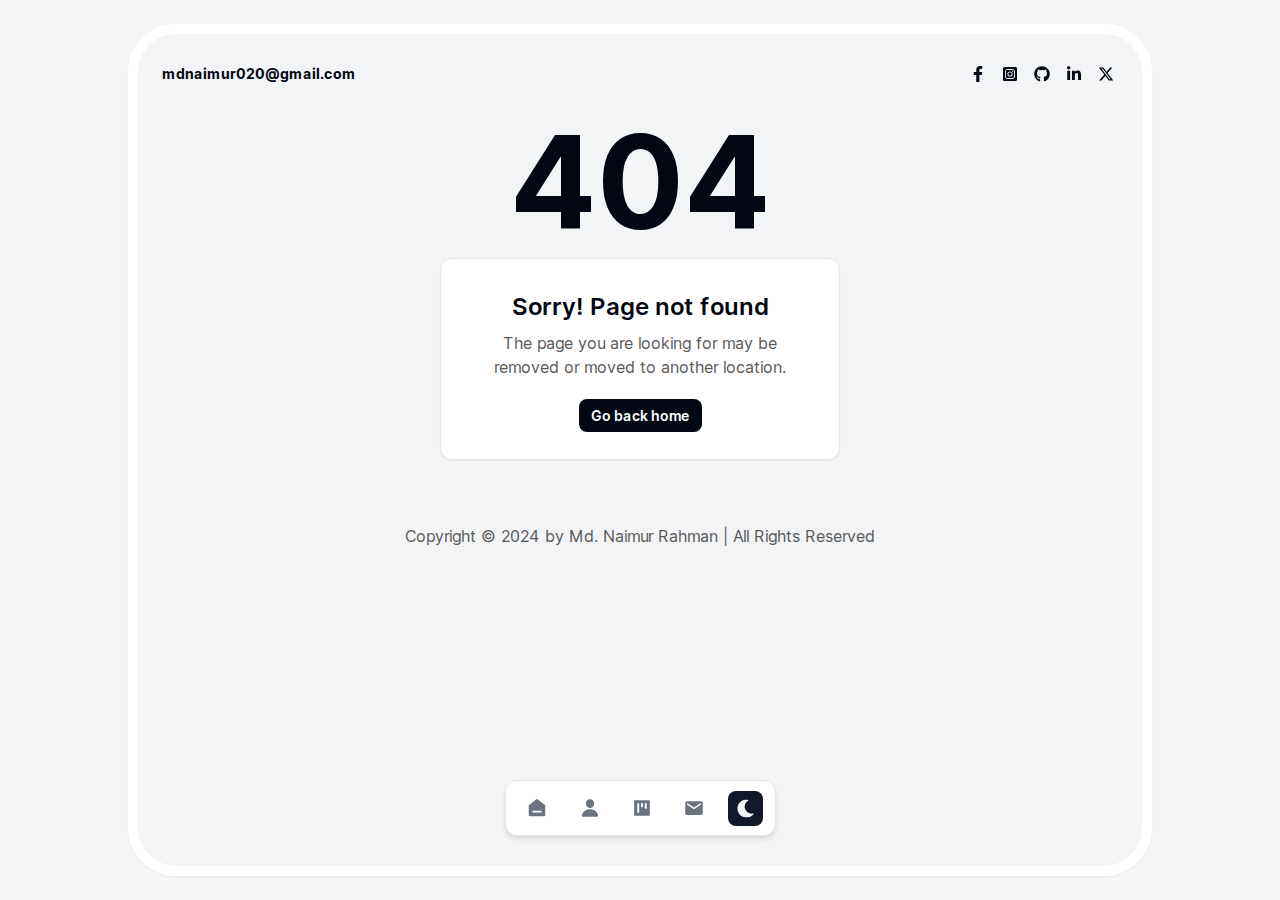
<file: 404/index.html>
<!DOCTYPE html><html lang="en"><head><meta charSet="utf-8"/><meta name="viewport" content="width=device-width, initial-scale=1"/><link rel="stylesheet" href="/_next/static/css/a3f29d7ea0ee9f75.css" data-precedence="next"/><link rel="preload" as="script" fetchPriority="low" href="/_next/static/chunks/webpack-b2b34c774f4791b2.js"/><script src="/_next/static/chunks/fd9d1056-121e52b18ff0a3a9.js" async=""></script><script src="/_next/static/chunks/23-5258721a9da65eaf.js" async=""></script><script src="/_next/static/chunks/main-app-b07ee85b4da109da.js" async=""></script><script src="/_next/static/chunks/231-7837c6e138ba1d39.js" async=""></script><script src="/_next/static/chunks/app/not-found-e2323b2fb9c07f5c.js" async=""></script><script src="/_next/static/chunks/5e22fd23-b8d2bc04f861422c.js" async=""></script><script src="/_next/static/chunks/94730671-3c4474621680541e.js" async=""></script><script src="/_next/static/chunks/9c4e2130-a71c512130698e70.js" async=""></script><script src="/_next/static/chunks/8e1d74a4-b36c5fe6c4bad18d.js" async=""></script><script src="/_next/static/chunks/479ba886-f88caf27a9ac6638.js" async=""></script><script src="/_next/static/chunks/851-03c4df209a66c577.js" async=""></script><script src="/_next/static/chunks/app/layout-62a0d9221a2302bf.js" async=""></script><link rel="preload" href="https://www.googletagmanager.com/gtag/js?id=G-RDVW4QEG7M" as="script"/><meta name="robots" content="noindex"/><title>Page not found</title><meta name="description" content="A full-stack mobile application and web developer with expertise in native Android application development, cross-platform application development with Flutter, website and web-app development with React, NextJS and backend development with Python Flask"/><meta name="author" content="Md. Naimur Rahman"/><link rel="manifest" href="https://mdnaimur0.github.io/manifest.json" crossorigin="use-credentials"/><meta name="keywords" content="Md. Naimur Rahman,Md. Naimur Rahman&#x27;s portfolio,naimur,mdnaimur,mdnaimur020,naimur&#x27;s portfolio website,মোঃ নাইমুর রহমান"/><meta name="creator" content="Md. Naimur Rahman"/><meta name="publisher" content="Md. Naimur Rahman"/><link rel="canonical" href="https://mdnaimur0.github.io/"/><meta name="google-site-verification" content="Xtjpzqm-ULL5RGBrvgc3NCIFp7jcQKL1RV1DxEjSZ-Q"/><meta property="og:title" content="Page not found"/><meta property="og:description" content="A full-stack mobile application and web developer with expertise in native Android application development, cross-platform application development with Flutter, website and web-app development with React, NextJS and backend development with Python Flask"/><meta property="og:image:type" content="image/png"/><meta property="og:image:width" content="1200"/><meta property="og:image:height" content="630"/><meta property="og:image" content="https://mdnaimur0.github.io/opengraph-image.png?531a07b3f1914bd6"/><meta name="twitter:card" content="summary_large_image"/><meta name="twitter:title" content="Page not found"/><meta name="twitter:description" content="A full-stack mobile application and web developer with expertise in native Android application development, cross-platform application development with Flutter, website and web-app development with React, NextJS and backend development with Python Flask"/><meta name="twitter:image:type" content="image/png"/><meta name="twitter:image:width" content="1200"/><meta name="twitter:image:height" content="630"/><meta name="twitter:image" content="https://mdnaimur0.github.io/opengraph-image.png?531a07b3f1914bd6"/><link rel="icon" href="/favicon.ico" type="image/x-icon" sizes="16x16"/><link rel="icon" href="/icon.png?e217e42e6c603a97" type="image/png" sizes="512x512"/><link rel="apple-touch-icon" href="/apple-icon.png?480850b7475132ea" type="image/png" sizes="180x180"/><script src="/_next/static/chunks/polyfills-78c92fac7aa8fdd8.js" noModule=""></script></head><body class="__className_aaf875"><script>!function(){try{var d=document.documentElement,c=d.classList;c.remove('light','dark');var e=localStorage.getItem('theme');if(e){c.add(e|| '')}else{c.add('light');}if(e==='light'||e==='dark'||!e)d.style.colorScheme=e||'light'}catch(t){}}();</script><style>#nprogress{pointer-events:none}#nprogress .bar{background:hsl(var(--primary));position:fixed;z-index:1600;top: 0;left:0;width:100%;height:3px}#nprogress .peg{display:block;position:absolute;right:0;width:100px;height:100%;box-shadow:0 0 10px hsl(var(--primary)),0 0 5px hsl(var(--primary));opacity:1;-webkit-transform:rotate(3deg) translate(0px,-4px);-ms-transform:rotate(3deg) translate(0px,-4px);transform:rotate(3deg) translate(0px,-4px)}#nprogress .spinner{display:block;position:fixed;z-index:1600;top: 15px;right:15px}#nprogress .spinner-icon{width:18px;height:18px;box-sizing:border-box;border:2px solid transparent;border-top-color:hsl(var(--primary));border-left-color:hsl(var(--primary));border-radius:50%;-webkit-animation:nprogress-spinner 400ms linear infinite;animation:nprogress-spinner 400ms linear infinite}.nprogress-custom-parent{overflow:hidden;position:relative}.nprogress-custom-parent #nprogress .bar,.nprogress-custom-parent #nprogress .spinner{position:absolute}@-webkit-keyframes nprogress-spinner{0%{-webkit-transform:rotate(0deg)}100%{-webkit-transform:rotate(360deg)}}@keyframes nprogress-spinner{0%{transform:rotate(0deg)}100%{transform:rotate(360deg)}}</style><div class="mx-auto flex h-full w-full flex-col overflow-hidden md:max-w-5xl md:rounded-[48px] md:border-[10px] md:border-background md:shadow-sm md:dark:border-secondary"><div class="overflow-auto md:py-5"><div class="mt-2 flex flex-wrap items-center justify-between gap-2 px-4 md:px-6 py-2 md:mt-0"><a href="mailto:mdnaimur020@gmail.com" target="_blank" class="text-sm font-[700] text-foreground">mdnaimur020@gmail.com</a><div class="flex gap-2 max-sm:hidden"><a href="https://www.facebook.com/mdnaimur0" target="_blank" class="p-1 hover:text-primary" aria-label="Facebook account"><svg stroke="currentColor" fill="currentColor" stroke-width="0" viewBox="0 0 320 512" height="1em" width="1em" xmlns="http://www.w3.org/2000/svg"><path d="M279.14 288l14.22-92.66h-88.91v-60.13c0-25.35 12.42-50.06 52.24-50.06h40.42V6.26S260.43 0 225.36 0c-73.22 0-121.08 44.38-121.08 124.72v70.62H22.89V288h81.39v224h100.17V288z"></path></svg></a><a href="https://www.instagram.com/mdnaimur0" target="_blank" class="p-1  hover:text-primary" aria-label="Instagram account"><svg stroke="currentColor" fill="currentColor" stroke-width="0" viewBox="0 0 448 512" height="1em" width="1em" xmlns="http://www.w3.org/2000/svg"><path d="M224,202.66A53.34,53.34,0,1,0,277.36,256,53.38,53.38,0,0,0,224,202.66Zm124.71-41a54,54,0,0,0-30.41-30.41c-21-8.29-71-6.43-94.3-6.43s-73.25-1.93-94.31,6.43a54,54,0,0,0-30.41,30.41c-8.28,21-6.43,71.05-6.43,94.33S91,329.26,99.32,350.33a54,54,0,0,0,30.41,30.41c21,8.29,71,6.43,94.31,6.43s73.24,1.93,94.3-6.43a54,54,0,0,0,30.41-30.41c8.35-21,6.43-71.05,6.43-94.33S357.1,182.74,348.75,161.67ZM224,338a82,82,0,1,1,82-82A81.9,81.9,0,0,1,224,338Zm85.38-148.3a19.14,19.14,0,1,1,19.13-19.14A19.1,19.1,0,0,1,309.42,189.74ZM400,32H48A48,48,0,0,0,0,80V432a48,48,0,0,0,48,48H400a48,48,0,0,0,48-48V80A48,48,0,0,0,400,32ZM382.88,322c-1.29,25.63-7.14,48.34-25.85,67s-41.4,24.63-67,25.85c-26.41,1.49-105.59,1.49-132,0-25.63-1.29-48.26-7.15-67-25.85s-24.63-41.42-25.85-67c-1.49-26.42-1.49-105.61,0-132,1.29-25.63,7.07-48.34,25.85-67s41.47-24.56,67-25.78c26.41-1.49,105.59-1.49,132,0,25.63,1.29,48.33,7.15,67,25.85s24.63,41.42,25.85,67.05C384.37,216.44,384.37,295.56,382.88,322Z"></path></svg></a><a href="https://github.com/mdnaimur0" target="_blank" class="p-1  hover:text-primary" aria-label="Github account"><svg stroke="currentColor" fill="currentColor" stroke-width="0" viewBox="0 0 496 512" height="1em" width="1em" xmlns="http://www.w3.org/2000/svg"><path d="M165.9 397.4c0 2-2.3 3.6-5.2 3.6-3.3.3-5.6-1.3-5.6-3.6 0-2 2.3-3.6 5.2-3.6 3-.3 5.6 1.3 5.6 3.6zm-31.1-4.5c-.7 2 1.3 4.3 4.3 4.9 2.6 1 5.6 0 6.2-2s-1.3-4.3-4.3-5.2c-2.6-.7-5.5.3-6.2 2.3zm44.2-1.7c-2.9.7-4.9 2.6-4.6 4.9.3 2 2.9 3.3 5.9 2.6 2.9-.7 4.9-2.6 4.6-4.6-.3-1.9-3-3.2-5.9-2.9zM244.8 8C106.1 8 0 113.3 0 252c0 110.9 69.8 205.8 169.5 239.2 12.8 2.3 17.3-5.6 17.3-12.1 0-6.2-.3-40.4-.3-61.4 0 0-70 15-84.7-29.8 0 0-11.4-29.1-27.8-36.6 0 0-22.9-15.7 1.6-15.4 0 0 24.9 2 38.6 25.8 21.9 38.6 58.6 27.5 72.9 20.9 2.3-16 8.8-27.1 16-33.7-55.9-6.2-112.3-14.3-112.3-110.5 0-27.5 7.6-41.3 23.6-58.9-2.6-6.5-11.1-33.3 2.6-67.9 20.9-6.5 69 27 69 27 20-5.6 41.5-8.5 62.8-8.5s42.8 2.9 62.8 8.5c0 0 48.1-33.6 69-27 13.7 34.7 5.2 61.4 2.6 67.9 16 17.7 25.8 31.5 25.8 58.9 0 96.5-58.9 104.2-114.8 110.5 9.2 7.9 17 22.9 17 46.4 0 33.7-.3 75.4-.3 83.6 0 6.5 4.6 14.4 17.3 12.1C428.2 457.8 496 362.9 496 252 496 113.3 383.5 8 244.8 8zM97.2 352.9c-1.3 1-1 3.3.7 5.2 1.6 1.6 3.9 2.3 5.2 1 1.3-1 1-3.3-.7-5.2-1.6-1.6-3.9-2.3-5.2-1zm-10.8-8.1c-.7 1.3.3 2.9 2.3 3.9 1.6 1 3.6.7 4.3-.7.7-1.3-.3-2.9-2.3-3.9-2-.6-3.6-.3-4.3.7zm32.4 35.6c-1.6 1.3-1 4.3 1.3 6.2 2.3 2.3 5.2 2.6 6.5 1 1.3-1.3.7-4.3-1.3-6.2-2.2-2.3-5.2-2.6-6.5-1zm-11.4-14.7c-1.6 1-1.6 3.6 0 5.9 1.6 2.3 4.3 3.3 5.6 2.3 1.6-1.3 1.6-3.9 0-6.2-1.4-2.3-4-3.3-5.6-2z"></path></svg></a><a href="https://www.linkedin.com/in/mdnaimur0" target="_blank" class="p-1  hover:text-primary" aria-label="Linkedin account"><svg stroke="currentColor" fill="currentColor" stroke-width="0" viewBox="0 0 448 512" height="1em" width="1em" xmlns="http://www.w3.org/2000/svg"><path d="M100.28 448H7.4V148.9h92.88zM53.79 108.1C24.09 108.1 0 83.5 0 53.8a53.79 53.79 0 0 1 107.58 0c0 29.7-24.1 54.3-53.79 54.3zM447.9 448h-92.68V302.4c0-34.7-.7-79.2-48.29-79.2-48.29 0-55.69 37.7-55.69 76.7V448h-92.78V148.9h89.08v40.8h1.3c12.4-23.5 42.69-48.3 87.88-48.3 94 0 111.28 61.9 111.28 142.3V448z"></path></svg></a><a href="https://www.x.com/mdnaimur0" target="_blank" class="p-1  hover:text-primary" aria-label="X account"><svg stroke="currentColor" fill="currentColor" stroke-width="0" viewBox="0 0 512 512" height="1em" width="1em" xmlns="http://www.w3.org/2000/svg"><path d="M389.2 48h70.6L305.6 224.2 487 464H345L233.7 318.6 106.5 464H35.8L200.7 275.5 26.8 48H172.4L272.9 180.9 389.2 48zM364.4 421.8h39.1L151.1 88h-42L364.4 421.8z"></path></svg></a></div></div><main class="flex-grow"><div class="flex flex-col items-center justify-center p-6 text-center"><h1 class="mb-3 text-9xl font-bold">404</h1><div class="rounded-xl border bg-background text-foreground shadow-sm dark:bg-secondary w-fit max-w-[400px] self-center p-8 text-center" style="text-decoration:none"><h2 class="mb-2 text-2xl font-[600]">Sorry! Page not found</h2><p class="mb-6 text-grey">The page you are looking for may be removed or moved to another location.</p><a class="w-full rounded-lg bg-foreground px-3 py-2 text-sm font-[600] text-background transition duration-300 ease-in-out hover:bg-[grey]" href="/">Go back home</a></div></div></main><div class="flex items-center justify-center px-4 pb-10 pt-10 text-center md:px-6"><p class="text-grey">Copyright © <!-- -->2024<!-- --> by Md. Naimur Rahman | All Rights Reserved</p></div><div class="h-16"></div><div class="fixed bottom-0 left-0 right-0 z-50 mx-auto mb-8 w-min bg-[transparent] md:mb-16"><div class="mx-auto flex items-center justify-between gap-4 rounded-xl border border-border dark:border-[#1a222e] bg-background px-3 py-2 shadow-md dark:bg-secondary"><a title="Home" class="flex items-center justify-center rounded-lg p-2 transition-colors hover:bg-[#eee] hover:text-foreground dark:hover:bg-[#373851] text-muted-foreground" href="/"><svg stroke="currentColor" fill="currentColor" stroke-width="0" viewBox="0 0 24 24" height="22" width="22" xmlns="http://www.w3.org/2000/svg"><path d="M21 20C21 20.5523 20.5523 21 20 21H4C3.44772 21 3 20.5523 3 20V9.48907C3 9.18048 3.14247 8.88917 3.38606 8.69972L11.3861 2.47749C11.7472 2.19663 12.2528 2.19663 12.6139 2.47749L20.6139 8.69972C20.8575 8.88917 21 9.18048 21 9.48907V20ZM7 15V17H17V15H7Z"></path></svg></a><a title="About" class="flex items-center justify-center rounded-lg p-2 transition-colors hover:bg-[#eee] hover:text-foreground dark:hover:bg-[#373851] text-muted-foreground" href="/about/"><svg stroke="currentColor" fill="currentColor" stroke-width="0" viewBox="0 0 512 512" height="20" width="20" xmlns="http://www.w3.org/2000/svg"><path d="M332.64 64.58C313.18 43.57 286 32 256 32c-30.16 0-57.43 11.5-76.8 32.38-19.58 21.11-29.12 49.8-26.88 80.78C156.76 206.28 203.27 256 256 256s99.16-49.71 103.67-110.82c2.27-30.7-7.33-59.33-27.03-80.6zM432 480H80a31 31 0 0 1-24.2-11.13c-6.5-7.77-9.12-18.38-7.18-29.11C57.06 392.94 83.4 353.61 124.8 326c36.78-24.51 83.37-38 131.2-38s94.42 13.5 131.2 38c41.4 27.6 67.74 66.93 76.18 113.75 1.94 10.73-.68 21.34-7.18 29.11A31 31 0 0 1 432 480z"></path></svg></a><a title="Projects" class="flex items-center justify-center rounded-lg p-2 transition-colors hover:bg-[#eee] hover:text-foreground dark:hover:bg-[#373851] text-muted-foreground" href="/projects/"><svg stroke="currentColor" fill="currentColor" stroke-width="0" viewBox="0 0 1024 1024" height="20" width="20" xmlns="http://www.w3.org/2000/svg"><path d="M880 112H144c-17.7 0-32 14.3-32 32v736c0 17.7 14.3 32 32 32h736c17.7 0 32-14.3 32-32V144c0-17.7-14.3-32-32-32zM368 744c0 4.4-3.6 8-8 8h-80c-4.4 0-8-3.6-8-8V280c0-4.4 3.6-8 8-8h80c4.4 0 8 3.6 8 8v464zm192-280c0 4.4-3.6 8-8 8h-80c-4.4 0-8-3.6-8-8V280c0-4.4 3.6-8 8-8h80c4.4 0 8 3.6 8 8v184zm192 72c0 4.4-3.6 8-8 8h-80c-4.4 0-8-3.6-8-8V280c0-4.4 3.6-8 8-8h80c4.4 0 8 3.6 8 8v256z"></path></svg></a><a title="Contact" class="flex items-center justify-center rounded-lg p-2 transition-colors hover:bg-[#eee] hover:text-foreground dark:hover:bg-[#373851] text-muted-foreground" href="/contact/"><svg stroke="currentColor" fill="currentColor" stroke-width="0" viewBox="0 0 512 512" height="20" width="20" xmlns="http://www.w3.org/2000/svg"><path d="M437.332 80H74.668C51.199 80 32 99.198 32 122.667v266.666C32 412.802 51.199 432 74.668 432h362.664C460.801 432 480 412.802 480 389.333V122.667C480 99.198 460.801 80 437.332 80zM432 170.667L256 288 80 170.667V128l176 117.333L432 128v42.667z"></path></svg></a><button class="flex items-center justify-center rounded-lg border-none bg-secondary-foreground p-2 text-secondary transition-colors hover:bg-muted-foreground hover:text-muted"><svg stroke="currentColor" fill="currentColor" stroke-width="0" viewBox="0 0 512 512" class="absolute rotate-90 scale-0 transition-all dark:rotate-0 dark:scale-100" aria-label="Switch to light theme" height="19" width="19" xmlns="http://www.w3.org/2000/svg"><path d="M256 160c-52.9 0-96 43.1-96 96s43.1 96 96 96 96-43.1 96-96-43.1-96-96-96zm246.4 80.5l-94.7-47.3 33.5-100.4c4.5-13.6-8.4-26.5-21.9-21.9l-100.4 33.5-47.4-94.8c-6.4-12.8-24.6-12.8-31 0l-47.3 94.7L92.7 70.8c-13.6-4.5-26.5 8.4-21.9 21.9l33.5 100.4-94.7 47.4c-12.8 6.4-12.8 24.6 0 31l94.7 47.3-33.5 100.5c-4.5 13.6 8.4 26.5 21.9 21.9l100.4-33.5 47.3 94.7c6.4 12.8 24.6 12.8 31 0l47.3-94.7 100.4 33.5c13.6 4.5 26.5-8.4 21.9-21.9l-33.5-100.4 94.7-47.3c13-6.5 13-24.7.2-31.1zm-155.9 106c-49.9 49.9-131.1 49.9-181 0-49.9-49.9-49.9-131.1 0-181 49.9-49.9 131.1-49.9 181 0 49.9 49.9 49.9 131.1 0 181z"></path></svg><svg stroke="currentColor" fill="currentColor" stroke-width="0" viewBox="0 0 512 512" class="rotate-0 scale-95 transition-all dark:-rotate-90 dark:scale-0" aria-label="Switch to dark theme" height="19" width="19" xmlns="http://www.w3.org/2000/svg"><path d="M283.211 512c78.962 0 151.079-35.925 198.857-94.792 7.068-8.708-.639-21.43-11.562-19.35-124.203 23.654-238.262-71.576-238.262-196.954 0-72.222 38.662-138.635 101.498-174.394 9.686-5.512 7.25-20.197-3.756-22.23A258.156 258.156 0 0 0 283.211 0c-141.309 0-256 114.511-256 256 0 141.309 114.511 256 256 256z"></path></svg></button></div></div></div></div><script src="/_next/static/chunks/webpack-b2b34c774f4791b2.js" async=""></script><script>(self.__next_f=self.__next_f||[]).push([0]);self.__next_f.push([2,null])</script><script>self.__next_f.push([1,"1:HL[\"/_next/static/css/a3f29d7ea0ee9f75.css\",\"style\"]\n"])</script><script>self.__next_f.push([1,"2:I[5751,[],\"\"]\n4:I[231,[\"231\",\"static/chunks/231-7837c6e138ba1d39.js\",\"160\",\"static/chunks/app/not-found-e2323b2fb9c07f5c.js\"],\"\"]\n5:I[9275,[],\"\"]\n6:I[1343,[],\"\"]\n7:I[5600,[\"452\",\"static/chunks/5e22fd23-b8d2bc04f861422c.js\",\"522\",\"static/chunks/94730671-3c4474621680541e.js\",\"706\",\"static/chunks/9c4e2130-a71c512130698e70.js\",\"699\",\"static/chunks/8e1d74a4-b36c5fe6c4bad18d.js\",\"259\",\"static/chunks/479ba886-f88caf27a9ac6638.js\",\"231\",\"static/chunks/231-7837c6e138ba1d39.js\",\"851\",\"static/chunks/851-03c4df209a66c577.js\",\"185\",\"static/chunks/app/layout-62a0d9221a2302bf.js\"],\"ThemeProvider\"]\n8:I[9593,[\"452\",\"static/chunks/5e22fd23-b8d2bc04f861422c.js\",\"522\",\"static/chunks/94730671-3c4474621680541e.js\",\"706\",\"static/chunks/9c4e2130-a71c512130698e70.js\",\"699\",\"static/chunks/8e1d74a4-b36c5fe6c4bad18d.js\",\"259\",\"static/chunks/479ba886-f88caf27a9ac6638.js\",\"231\",\"static/chunks/231-7837c6e138ba1d39.js\",\"851\",\"static/chunks/851-03c4df209a66c577.js\",\"185\",\"static/chunks/app/layout-62a0d9221a2302bf.js\"],\"\"]\na:I[2105,[\"452\",\"static/chunks/5e22fd23-b8d2bc04f861422c.js\",\"522\",\"static/chunks/94730671-3c4474621680541e.js\",\"706\",\"static/chunks/9c4e2130-a71c512130698e70.js\",\"699\",\"static/chunks/8e1d74a4-b36c5fe6c4bad18d.js\",\"259\",\"static/chunks/479ba886-f88caf27a9ac6638.js\",\"231\",\"static/chunks/231-7837c6e138ba1d39.js\",\"851\",\"static/chunks/851-03c4df209a66c577.js\",\"185\",\"static/chunks/app/layout-62a0d9221a2302bf.js\"],\"default\"]\nb:I[4080,[\"452\",\"static/chunks/5e22fd23-b8d2bc04f861422c.js\",\"522\",\"static/chunks/94730671-3c4474621680541e.js\",\"706\",\"static/chunks/9c4e2130-a71c512130698e70.js\",\"699\",\"static/chunks/8e1d74a4-b36c5fe6c4bad18d.js\",\"259\",\"static/chunks/479ba886-f88caf27a9ac6638.js\",\"231\",\"static/chunks/231-7837c6e138ba1d39.js\",\"851\",\"static/chunks/851-03c4df209a66c577.js\",\"185\",\"static/chunks/app/layout-62a0d9221a2302bf.js\"],\"\"]\nd:I[6130,[],\"\"]\n9:T518,M165.9 397.4c0 2-2.3 3.6-5.2 3.6-3.3.3-5.6-1.3-5.6-3.6 0-2 2.3-3.6 5.2-3.6 3-.3 5.6 1.3 5.6 3.6zm-31.1-4.5c-.7 2 1.3 4.3 4.3 4.9 2.6 1 5.6 0 6.2-2s-1.3-4.3-4.3-5.2c-2.6-.7-5.5.3-6.2"])</script><script>self.__next_f.push([1," 2.3zm44.2-1.7c-2.9.7-4.9 2.6-4.6 4.9.3 2 2.9 3.3 5.9 2.6 2.9-.7 4.9-2.6 4.6-4.6-.3-1.9-3-3.2-5.9-2.9zM244.8 8C106.1 8 0 113.3 0 252c0 110.9 69.8 205.8 169.5 239.2 12.8 2.3 17.3-5.6 17.3-12.1 0-6.2-.3-40.4-.3-61.4 0 0-70 15-84.7-29.8 0 0-11.4-29.1-27.8-36.6 0 0-22.9-15.7 1.6-15.4 0 0 24.9 2 38.6 25.8 21.9 38.6 58.6 27.5 72.9 20.9 2.3-16 8.8-27.1 16-33.7-55.9-6.2-112.3-14.3-112.3-110.5 0-27.5 7.6-41.3 23.6-58.9-2.6-6.5-11.1-33.3 2.6-67.9 20.9-6.5 69 27 69 27 20-5.6 41.5-8.5 62.8-8.5s42.8 2.9 62.8 8.5c0 0 48.1-33.6 69-27 13.7 34.7 5.2 61.4 2.6 67.9 16 17.7 25.8 31.5 25.8 58.9 0 96.5-58.9 104.2-114.8 110.5 9.2 7.9 17 22.9 17 46.4 0 33.7-.3 75.4-.3 83.6 0 6.5 4.6 14.4 17.3 12.1C428.2 457.8 496 362.9 496 252 496 113.3 383.5 8 244.8 8zM97.2 352.9c-1.3 1-1 3.3.7 5.2 1.6 1.6 3.9 2.3 5.2 1 1.3-1 1-3.3-.7-5.2-1.6-1.6-3.9-2.3-5.2-1zm-10.8-8.1c-.7 1.3.3 2.9 2.3 3.9 1.6 1 3.6.7 4.3-.7.7-1.3-.3-2.9-2.3-3.9-2-.6-3.6-.3-4.3.7zm32.4 35.6c-1.6 1.3-1 4.3 1.3 6.2 2.3 2.3 5.2 2.6 6.5 1 1.3-1.3.7-4.3-1.3-6.2-2.2-2.3-5.2-2.6-6.5-1zm-11.4-14.7c-1.6 1-1.6 3.6 0 5.9 1.6 2.3 4.3 3.3 5.6 2.3 1.6-1.3 1.6-3.9 0-6.2-1.4-2.3-4-3.3-5.6-2ze:[]\n"])</script><script>self.__next_f.push([1,"0:[[[\"$\",\"link\",\"0\",{\"rel\":\"stylesheet\",\"href\":\"/_next/static/css/a3f29d7ea0ee9f75.css\",\"precedence\":\"next\",\"crossOrigin\":\"$undefined\"}]],[\"$\",\"$L2\",null,{\"buildId\":\"Dw8w84DA3Pi7rEUVeFUPw\",\"assetPrefix\":\"\",\"initialCanonicalUrl\":\"/_not-found/\",\"initialTree\":[\"\",{\"children\":[\"/_not-found\",{\"children\":[\"__PAGE__\",{}]}]},\"$undefined\",\"$undefined\",true],\"initialSeedData\":[\"\",{\"children\":[\"/_not-found\",{\"children\":[\"__PAGE__\",{},[[\"$L3\",[\"$\",\"div\",null,{\"className\":\"flex flex-col items-center justify-center p-6 text-center\",\"children\":[[\"$\",\"h1\",null,{\"className\":\"mb-3 text-9xl font-bold\",\"children\":\"404\"}],[\"$\",\"div\",null,{\"className\":\"rounded-xl border bg-background text-foreground shadow-sm dark:bg-secondary w-fit max-w-[400px] self-center p-8 text-center\",\"style\":{\"textDecoration\":\"none\"},\"children\":[[\"$\",\"h2\",null,{\"className\":\"mb-2 text-2xl font-[600]\",\"children\":\"Sorry! Page not found\"}],[\"$\",\"p\",null,{\"className\":\"mb-6 text-grey\",\"children\":\"The page you are looking for may be removed or moved to another location.\"}],[\"$\",\"$L4\",null,{\"href\":\"/\",\"className\":\"w-full rounded-lg bg-foreground px-3 py-2 text-sm font-[600] text-background transition duration-300 ease-in-out hover:bg-[grey]\",\"children\":\"Go back home\"}]]}]]}]],null],null]},[\"$\",\"$L5\",null,{\"parallelRouterKey\":\"children\",\"segmentPath\":[\"children\",\"/_not-found\",\"children\"],\"error\":\"$undefined\",\"errorStyles\":\"$undefined\",\"errorScripts\":\"$undefined\",\"template\":[\"$\",\"$L6\",null,{}],\"templateStyles\":\"$undefined\",\"templateScripts\":\"$undefined\",\"notFound\":\"$undefined\",\"notFoundStyles\":\"$undefined\",\"styles\":null}],null]},[[\"$\",\"html\",null,{\"lang\":\"en\",\"children\":[\"$\",\"body\",null,{\"className\":\"__className_aaf875\",\"children\":[\"$\",\"$L7\",null,{\"attribute\":\"class\",\"enableSystem\":false,\"children\":[[\"$\",\"$L8\",null,{\"color\":\"hsl(var(--primary))\",\"template\":\"\u003cdiv class=\\\"bar\\\" role=\\\"bar\\\"\u003e\u003cdiv class=\\\"peg\\\"\u003e\u003c/div\u003e\u003c/div\u003e\"}],[\"$\",\"div\",null,{\"className\":\"mx-auto flex h-full w-full flex-col overflow-hidden md:max-w-5xl md:rounded-[48px] md:border-[10px] md:border-background md:shadow-sm md:dark:border-secondary\",\"children\":[\"$\",\"div\",null,{\"className\":\"overflow-auto md:py-5\",\"children\":[[\"$\",\"div\",null,{\"className\":\"mt-2 flex flex-wrap items-center justify-between gap-2 px-4 md:px-6 py-2 md:mt-0\",\"children\":[[\"$\",\"a\",null,{\"href\":\"mailto:mdnaimur020@gmail.com\",\"target\":\"_blank\",\"className\":\"text-sm font-[700] text-foreground\",\"children\":\"mdnaimur020@gmail.com\"}],[\"$\",\"div\",null,{\"className\":\"flex gap-2 max-sm:hidden\",\"children\":[[\"$\",\"a\",null,{\"href\":\"https://www.facebook.com/mdnaimur0\",\"target\":\"_blank\",\"className\":\"p-1 hover:text-primary\",\"aria-label\":\"Facebook account\",\"children\":[\"$\",\"svg\",null,{\"stroke\":\"currentColor\",\"fill\":\"currentColor\",\"strokeWidth\":\"0\",\"viewBox\":\"0 0 320 512\",\"children\":[\"$undefined\",[[\"$\",\"path\",\"0\",{\"d\":\"M279.14 288l14.22-92.66h-88.91v-60.13c0-25.35 12.42-50.06 52.24-50.06h40.42V6.26S260.43 0 225.36 0c-73.22 0-121.08 44.38-121.08 124.72v70.62H22.89V288h81.39v224h100.17V288z\",\"children\":[]}]]],\"className\":\"$undefined\",\"style\":{\"color\":\"$undefined\"},\"height\":\"1em\",\"width\":\"1em\",\"xmlns\":\"http://www.w3.org/2000/svg\"}]}],[\"$\",\"a\",null,{\"href\":\"https://www.instagram.com/mdnaimur0\",\"target\":\"_blank\",\"className\":\"p-1  hover:text-primary\",\"aria-label\":\"Instagram account\",\"children\":[\"$\",\"svg\",null,{\"stroke\":\"currentColor\",\"fill\":\"currentColor\",\"strokeWidth\":\"0\",\"viewBox\":\"0 0 448 512\",\"children\":[\"$undefined\",[[\"$\",\"path\",\"0\",{\"d\":\"M224,202.66A53.34,53.34,0,1,0,277.36,256,53.38,53.38,0,0,0,224,202.66Zm124.71-41a54,54,0,0,0-30.41-30.41c-21-8.29-71-6.43-94.3-6.43s-73.25-1.93-94.31,6.43a54,54,0,0,0-30.41,30.41c-8.28,21-6.43,71.05-6.43,94.33S91,329.26,99.32,350.33a54,54,0,0,0,30.41,30.41c21,8.29,71,6.43,94.31,6.43s73.24,1.93,94.3-6.43a54,54,0,0,0,30.41-30.41c8.35-21,6.43-71.05,6.43-94.33S357.1,182.74,348.75,161.67ZM224,338a82,82,0,1,1,82-82A81.9,81.9,0,0,1,224,338Zm85.38-148.3a19.14,19.14,0,1,1,19.13-19.14A19.1,19.1,0,0,1,309.42,189.74ZM400,32H48A48,48,0,0,0,0,80V432a48,48,0,0,0,48,48H400a48,48,0,0,0,48-48V80A48,48,0,0,0,400,32ZM382.88,322c-1.29,25.63-7.14,48.34-25.85,67s-41.4,24.63-67,25.85c-26.41,1.49-105.59,1.49-132,0-25.63-1.29-48.26-7.15-67-25.85s-24.63-41.42-25.85-67c-1.49-26.42-1.49-105.61,0-132,1.29-25.63,7.07-48.34,25.85-67s41.47-24.56,67-25.78c26.41-1.49,105.59-1.49,132,0,25.63,1.29,48.33,7.15,67,25.85s24.63,41.42,25.85,67.05C384.37,216.44,384.37,295.56,382.88,322Z\",\"children\":[]}]]],\"className\":\"$undefined\",\"style\":{\"color\":\"$undefined\"},\"height\":\"1em\",\"width\":\"1em\",\"xmlns\":\"http://www.w3.org/2000/svg\"}]}],[\"$\",\"a\",null,{\"href\":\"https://github.com/mdnaimur0\",\"target\":\"_blank\",\"className\":\"p-1  hover:text-primary\",\"aria-label\":\"Github account\",\"children\":[\"$\",\"svg\",null,{\"stroke\":\"currentColor\",\"fill\":\"currentColor\",\"strokeWidth\":\"0\",\"viewBox\":\"0 0 496 512\",\"children\":[\"$undefined\",[[\"$\",\"path\",\"0\",{\"d\":\"$9\",\"children\":[]}]]],\"className\":\"$undefined\",\"style\":{\"color\":\"$undefined\"},\"height\":\"1em\",\"width\":\"1em\",\"xmlns\":\"http://www.w3.org/2000/svg\"}]}],[\"$\",\"a\",null,{\"href\":\"https://www.linkedin.com/in/mdnaimur0\",\"target\":\"_blank\",\"className\":\"p-1  hover:text-primary\",\"aria-label\":\"Linkedin account\",\"children\":[\"$\",\"svg\",null,{\"stroke\":\"currentColor\",\"fill\":\"currentColor\",\"strokeWidth\":\"0\",\"viewBox\":\"0 0 448 512\",\"children\":[\"$undefined\",[[\"$\",\"path\",\"0\",{\"d\":\"M100.28 448H7.4V148.9h92.88zM53.79 108.1C24.09 108.1 0 83.5 0 53.8a53.79 53.79 0 0 1 107.58 0c0 29.7-24.1 54.3-53.79 54.3zM447.9 448h-92.68V302.4c0-34.7-.7-79.2-48.29-79.2-48.29 0-55.69 37.7-55.69 76.7V448h-92.78V148.9h89.08v40.8h1.3c12.4-23.5 42.69-48.3 87.88-48.3 94 0 111.28 61.9 111.28 142.3V448z\",\"children\":[]}]]],\"className\":\"$undefined\",\"style\":{\"color\":\"$undefined\"},\"height\":\"1em\",\"width\":\"1em\",\"xmlns\":\"http://www.w3.org/2000/svg\"}]}],[\"$\",\"a\",null,{\"href\":\"https://www.x.com/mdnaimur0\",\"target\":\"_blank\",\"className\":\"p-1  hover:text-primary\",\"aria-label\":\"X account\",\"children\":[\"$\",\"svg\",null,{\"stroke\":\"currentColor\",\"fill\":\"currentColor\",\"strokeWidth\":\"0\",\"viewBox\":\"0 0 512 512\",\"children\":[\"$undefined\",[[\"$\",\"path\",\"0\",{\"d\":\"M389.2 48h70.6L305.6 224.2 487 464H345L233.7 318.6 106.5 464H35.8L200.7 275.5 26.8 48H172.4L272.9 180.9 389.2 48zM364.4 421.8h39.1L151.1 88h-42L364.4 421.8z\",\"children\":[]}]]],\"className\":\"$undefined\",\"style\":{\"color\":\"$undefined\"},\"height\":\"1em\",\"width\":\"1em\",\"xmlns\":\"http://www.w3.org/2000/svg\"}]}]]}]]}],[\"$\",\"main\",null,{\"className\":\"flex-grow\",\"children\":[\"$\",\"$L5\",null,{\"parallelRouterKey\":\"children\",\"segmentPath\":[\"children\"],\"error\":\"$undefined\",\"errorStyles\":\"$undefined\",\"errorScripts\":\"$undefined\",\"template\":[\"$\",\"$L6\",null,{}],\"templateStyles\":\"$undefined\",\"templateScripts\":\"$undefined\",\"notFound\":[\"$\",\"div\",null,{\"className\":\"flex flex-col items-center justify-center p-6 text-center\",\"children\":[[\"$\",\"h1\",null,{\"className\":\"mb-3 text-9xl font-bold\",\"children\":\"404\"}],[\"$\",\"div\",null,{\"className\":\"rounded-xl border bg-background text-foreground shadow-sm dark:bg-secondary w-fit max-w-[400px] self-center p-8 text-center\",\"style\":{\"textDecoration\":\"none\"},\"children\":[[\"$\",\"h2\",null,{\"className\":\"mb-2 text-2xl font-[600]\",\"children\":\"Sorry! Page not found\"}],[\"$\",\"p\",null,{\"className\":\"mb-6 text-grey\",\"children\":\"The page you are looking for may be removed or moved to another location.\"}],[\"$\",\"$L4\",null,{\"href\":\"/\",\"className\":\"w-full rounded-lg bg-foreground px-3 py-2 text-sm font-[600] text-background transition duration-300 ease-in-out hover:bg-[grey]\",\"children\":\"Go back home\"}]]}]]}],\"notFoundStyles\":[],\"styles\":null}]}],[\"$\",\"div\",null,{\"className\":\"flex items-center justify-center px-4 pb-10 pt-10 text-center md:px-6\",\"children\":[\"$\",\"p\",null,{\"className\":\"text-grey\",\"children\":[\"Copyright © \",2024,\" by Md. Naimur Rahman | All Rights Reserved\"]}]}],[\"$\",\"div\",null,{\"className\":\"h-16\"}],[\"$\",\"$La\",null,{}]]}]}],[[\"$\",\"$Lb\",null,{\"async\":true,\"src\":\"https://www.googletagmanager.com/gtag/js?id=G-RDVW4QEG7M\"}],[\"$\",\"$Lb\",null,{\"id\":\"google-analytics\",\"children\":\"\\n                 window.dataLayer = window.dataLayer || [];\\n                 function gtag(){dataLayer.push(arguments);}\\n                 gtag('js', new Date());\\n       \\n                 gtag('config', 'G-RDVW4QEG7M');\\n            \"}]]]}]}]}],null],null],\"couldBeIntercepted\":false,\"initialHead\":[[\"$\",\"meta\",null,{\"name\":\"robots\",\"content\":\"noindex\"}],\"$Lc\"],\"globalErrorComponent\":\"$d\",\"missingSlots\":\"$We\"}]]\n"])</script><script>self.__next_f.push([1,"c:[[\"$\",\"meta\",\"0\",{\"name\":\"viewport\",\"content\":\"width=device-width, initial-scale=1\"}],[\"$\",\"meta\",\"1\",{\"charSet\":\"utf-8\"}],[\"$\",\"title\",\"2\",{\"children\":\"Page not found\"}],[\"$\",\"meta\",\"3\",{\"name\":\"description\",\"content\":\"A full-stack mobile application and web developer with expertise in native Android application development, cross-platform application development with Flutter, website and web-app development with React, NextJS and backend development with Python Flask\"}],[\"$\",\"meta\",\"4\",{\"name\":\"author\",\"content\":\"Md. Naimur Rahman\"}],[\"$\",\"link\",\"5\",{\"rel\":\"manifest\",\"href\":\"https://mdnaimur0.github.io/manifest.json\",\"crossOrigin\":\"use-credentials\"}],[\"$\",\"meta\",\"6\",{\"name\":\"keywords\",\"content\":\"Md. Naimur Rahman,Md. Naimur Rahman's portfolio,naimur,mdnaimur,mdnaimur020,naimur's portfolio website,মোঃ নাইমুর রহমান\"}],[\"$\",\"meta\",\"7\",{\"name\":\"creator\",\"content\":\"Md. Naimur Rahman\"}],[\"$\",\"meta\",\"8\",{\"name\":\"publisher\",\"content\":\"Md. Naimur Rahman\"}],[\"$\",\"link\",\"9\",{\"rel\":\"canonical\",\"href\":\"https://mdnaimur0.github.io/\"}],[\"$\",\"meta\",\"10\",{\"name\":\"google-site-verification\",\"content\":\"Xtjpzqm-ULL5RGBrvgc3NCIFp7jcQKL1RV1DxEjSZ-Q\"}],[\"$\",\"meta\",\"11\",{\"property\":\"og:title\",\"content\":\"Page not found\"}],[\"$\",\"meta\",\"12\",{\"property\":\"og:description\",\"content\":\"A full-stack mobile application and web developer with expertise in native Android application development, cross-platform application development with Flutter, website and web-app development with React, NextJS and backend development with Python Flask\"}],[\"$\",\"meta\",\"13\",{\"property\":\"og:image:type\",\"content\":\"image/png\"}],[\"$\",\"meta\",\"14\",{\"property\":\"og:image:width\",\"content\":\"1200\"}],[\"$\",\"meta\",\"15\",{\"property\":\"og:image:height\",\"content\":\"630\"}],[\"$\",\"meta\",\"16\",{\"property\":\"og:image\",\"content\":\"https://mdnaimur0.github.io/opengraph-image.png?531a07b3f1914bd6\"}],[\"$\",\"meta\",\"17\",{\"name\":\"twitter:card\",\"content\":\"summary_large_image\"}],[\"$\",\"meta\",\"18\",{\"name\":\"twitter:title\",\"content\":\"Page not found\"}],[\"$\",\"meta\",\"19\",{\"name\":\"twitter:description\",\"content\":\"A full-stack mobile application and web developer with expertise in native Android application development, cross-platform application development with Flutter, website and web-app development with React, NextJS and backend development with Python Flask\"}],[\"$\",\"meta\",\"20\",{\"name\":\"twitter:image:type\",\"content\":\"image/png\"}],[\"$\",\"meta\",\"21\",{\"name\":\"twitter:image:width\",\"content\":\"1200\"}],[\"$\",\"meta\",\"22\",{\"name\":\"twitter:image:height\",\"content\":\"630\"}],[\"$\",\"meta\",\"23\",{\"name\":\"twitter:image\",\"content\":\"https://mdnaimur0.github.io/opengraph-image.png?531a07b3f1914bd6\"}],[\"$\",\"link\",\"24\",{\"rel\":\"icon\",\"href\":\"/favicon.ico\",\"type\":\"image/x-icon\",\"sizes\":\"16x16\"}],[\"$\",\"link\",\"25\",{\"rel\":\"icon\",\"href\":\"/icon.png?e217e42e6c603a97\",\"type\":\"image/png\",\"sizes\":\"512x512\"}],[\"$\",\"link\",\"26\",{\"rel\":\"apple-touch-icon\",\"href\":\"/apple-icon.png?480850b7475132ea\",\"type\":\"image/png\",\"sizes\":\"180x180\"}]]\n"])</script><script>self.__next_f.push([1,"3:null\n"])</script></body></html>
</file>
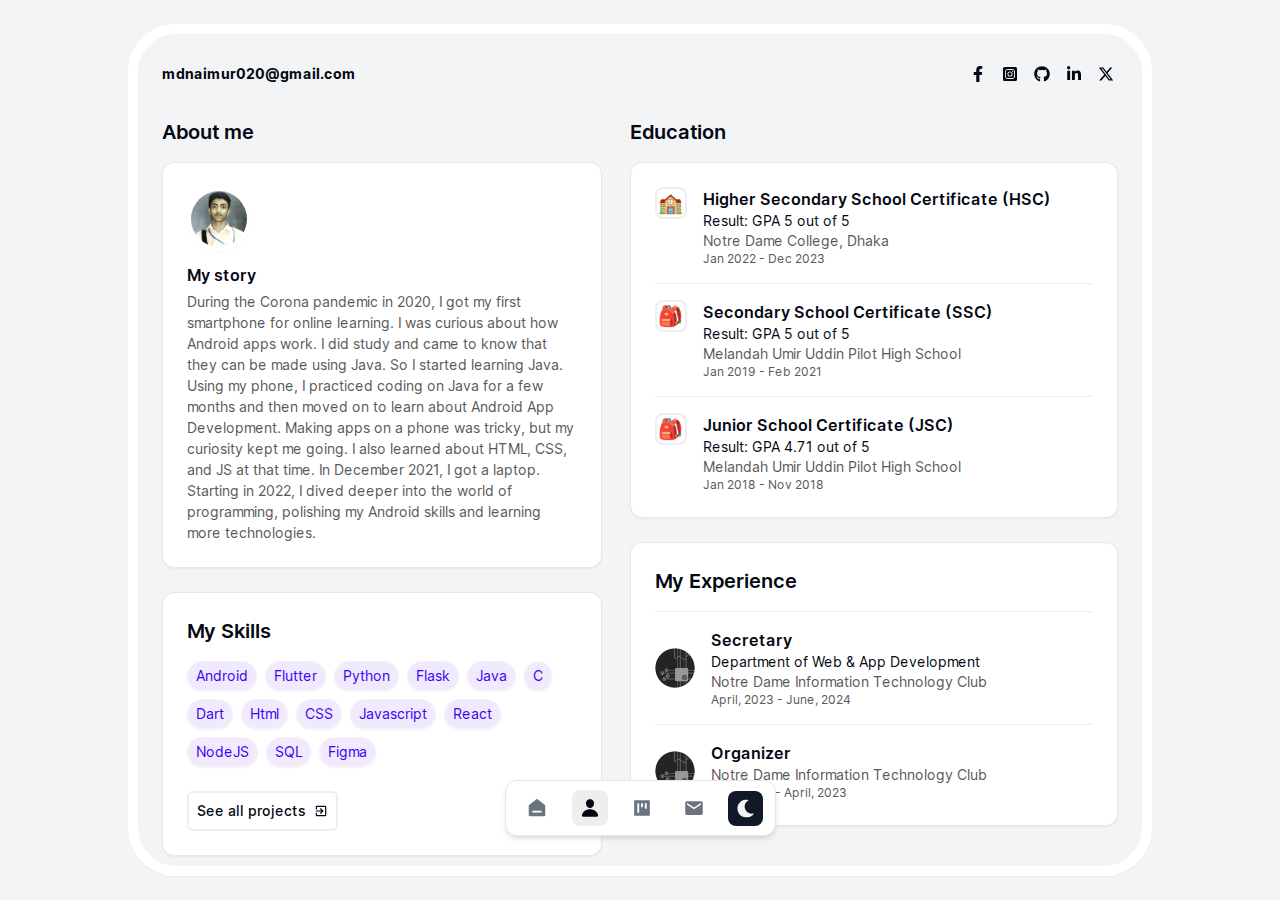
<file: about/index.html>
<!DOCTYPE html><html lang="en"><head><meta charSet="utf-8"/><meta name="viewport" content="width=device-width, initial-scale=1"/><link rel="stylesheet" href="/_next/static/css/a3f29d7ea0ee9f75.css" data-precedence="next"/><link rel="preload" as="script" fetchPriority="low" href="/_next/static/chunks/webpack-b2b34c774f4791b2.js"/><script src="/_next/static/chunks/fd9d1056-121e52b18ff0a3a9.js" async=""></script><script src="/_next/static/chunks/23-5258721a9da65eaf.js" async=""></script><script src="/_next/static/chunks/main-app-b07ee85b4da109da.js" async=""></script><script src="/_next/static/chunks/231-7837c6e138ba1d39.js" async=""></script><script src="/_next/static/chunks/173-183ba7b838d6df8e.js" async=""></script><script src="/_next/static/chunks/app/about/page-aa0403e44c8e194d.js" async=""></script><script src="/_next/static/chunks/5e22fd23-b8d2bc04f861422c.js" async=""></script><script src="/_next/static/chunks/94730671-3c4474621680541e.js" async=""></script><script src="/_next/static/chunks/9c4e2130-a71c512130698e70.js" async=""></script><script src="/_next/static/chunks/8e1d74a4-b36c5fe6c4bad18d.js" async=""></script><script src="/_next/static/chunks/479ba886-f88caf27a9ac6638.js" async=""></script><script src="/_next/static/chunks/851-03c4df209a66c577.js" async=""></script><script src="/_next/static/chunks/app/layout-62a0d9221a2302bf.js" async=""></script><link rel="preload" href="https://www.googletagmanager.com/gtag/js?id=G-RDVW4QEG7M" as="script"/><title>About - Md. Naimur Rahman</title><meta name="description" content="A full-stack mobile application and web developer with expertise in native Android application development, cross-platform application development with Flutter, website and web-app development with React, NextJS and backend development with Python Flask"/><meta name="author" content="Md. Naimur Rahman"/><link rel="manifest" href="https://mdnaimur0.github.io/manifest.json" crossorigin="use-credentials"/><meta name="keywords" content="Md. Naimur Rahman,Md. Naimur Rahman&#x27;s portfolio,naimur,mdnaimur,mdnaimur020,naimur&#x27;s portfolio website,মোঃ নাইমুর রহমান"/><meta name="creator" content="Md. Naimur Rahman"/><meta name="publisher" content="Md. Naimur Rahman"/><link rel="canonical" href="https://mdnaimur0.github.io/about/"/><meta name="google-site-verification" content="Xtjpzqm-ULL5RGBrvgc3NCIFp7jcQKL1RV1DxEjSZ-Q"/><meta property="og:title" content="About - Md. Naimur Rahman"/><meta property="og:description" content="A full-stack mobile application and web developer with expertise in native Android application development, cross-platform application development with Flutter, website and web-app development with React, NextJS and backend development with Python Flask"/><meta property="og:image:type" content="image/png"/><meta property="og:image:width" content="1200"/><meta property="og:image:height" content="630"/><meta property="og:image" content="https://mdnaimur0.github.io/opengraph-image.png?531a07b3f1914bd6"/><meta name="twitter:card" content="summary_large_image"/><meta name="twitter:title" content="About - Md. Naimur Rahman"/><meta name="twitter:description" content="A full-stack mobile application and web developer with expertise in native Android application development, cross-platform application development with Flutter, website and web-app development with React, NextJS and backend development with Python Flask"/><meta name="twitter:image:type" content="image/png"/><meta name="twitter:image:width" content="1200"/><meta name="twitter:image:height" content="630"/><meta name="twitter:image" content="https://mdnaimur0.github.io/opengraph-image.png?531a07b3f1914bd6"/><link rel="icon" href="/favicon.ico" type="image/x-icon" sizes="16x16"/><link rel="icon" href="/icon.png?e217e42e6c603a97" type="image/png" sizes="512x512"/><link rel="apple-touch-icon" href="/apple-icon.png?480850b7475132ea" type="image/png" sizes="180x180"/><script src="/_next/static/chunks/polyfills-78c92fac7aa8fdd8.js" noModule=""></script></head><body class="__className_aaf875"><script>!function(){try{var d=document.documentElement,c=d.classList;c.remove('light','dark');var e=localStorage.getItem('theme');if(e){c.add(e|| '')}else{c.add('light');}if(e==='light'||e==='dark'||!e)d.style.colorScheme=e||'light'}catch(t){}}();</script><style>#nprogress{pointer-events:none}#nprogress .bar{background:hsl(var(--primary));position:fixed;z-index:1600;top: 0;left:0;width:100%;height:3px}#nprogress .peg{display:block;position:absolute;right:0;width:100px;height:100%;box-shadow:0 0 10px hsl(var(--primary)),0 0 5px hsl(var(--primary));opacity:1;-webkit-transform:rotate(3deg) translate(0px,-4px);-ms-transform:rotate(3deg) translate(0px,-4px);transform:rotate(3deg) translate(0px,-4px)}#nprogress .spinner{display:block;position:fixed;z-index:1600;top: 15px;right:15px}#nprogress .spinner-icon{width:18px;height:18px;box-sizing:border-box;border:2px solid transparent;border-top-color:hsl(var(--primary));border-left-color:hsl(var(--primary));border-radius:50%;-webkit-animation:nprogress-spinner 400ms linear infinite;animation:nprogress-spinner 400ms linear infinite}.nprogress-custom-parent{overflow:hidden;position:relative}.nprogress-custom-parent #nprogress .bar,.nprogress-custom-parent #nprogress .spinner{position:absolute}@-webkit-keyframes nprogress-spinner{0%{-webkit-transform:rotate(0deg)}100%{-webkit-transform:rotate(360deg)}}@keyframes nprogress-spinner{0%{transform:rotate(0deg)}100%{transform:rotate(360deg)}}</style><div class="mx-auto flex h-full w-full flex-col overflow-hidden md:max-w-5xl md:rounded-[48px] md:border-[10px] md:border-background md:shadow-sm md:dark:border-secondary"><div class="overflow-auto md:py-5"><div class="mt-2 flex flex-wrap items-center justify-between gap-2 px-4 md:px-6 py-2 md:mt-0"><a href="mailto:mdnaimur020@gmail.com" target="_blank" class="text-sm font-[700] text-foreground">mdnaimur020@gmail.com</a><div class="flex gap-2 max-sm:hidden"><a href="https://www.facebook.com/mdnaimur0" target="_blank" class="p-1 hover:text-primary" aria-label="Facebook account"><svg stroke="currentColor" fill="currentColor" stroke-width="0" viewBox="0 0 320 512" height="1em" width="1em" xmlns="http://www.w3.org/2000/svg"><path d="M279.14 288l14.22-92.66h-88.91v-60.13c0-25.35 12.42-50.06 52.24-50.06h40.42V6.26S260.43 0 225.36 0c-73.22 0-121.08 44.38-121.08 124.72v70.62H22.89V288h81.39v224h100.17V288z"></path></svg></a><a href="https://www.instagram.com/mdnaimur0" target="_blank" class="p-1  hover:text-primary" aria-label="Instagram account"><svg stroke="currentColor" fill="currentColor" stroke-width="0" viewBox="0 0 448 512" height="1em" width="1em" xmlns="http://www.w3.org/2000/svg"><path d="M224,202.66A53.34,53.34,0,1,0,277.36,256,53.38,53.38,0,0,0,224,202.66Zm124.71-41a54,54,0,0,0-30.41-30.41c-21-8.29-71-6.43-94.3-6.43s-73.25-1.93-94.31,6.43a54,54,0,0,0-30.41,30.41c-8.28,21-6.43,71.05-6.43,94.33S91,329.26,99.32,350.33a54,54,0,0,0,30.41,30.41c21,8.29,71,6.43,94.31,6.43s73.24,1.93,94.3-6.43a54,54,0,0,0,30.41-30.41c8.35-21,6.43-71.05,6.43-94.33S357.1,182.74,348.75,161.67ZM224,338a82,82,0,1,1,82-82A81.9,81.9,0,0,1,224,338Zm85.38-148.3a19.14,19.14,0,1,1,19.13-19.14A19.1,19.1,0,0,1,309.42,189.74ZM400,32H48A48,48,0,0,0,0,80V432a48,48,0,0,0,48,48H400a48,48,0,0,0,48-48V80A48,48,0,0,0,400,32ZM382.88,322c-1.29,25.63-7.14,48.34-25.85,67s-41.4,24.63-67,25.85c-26.41,1.49-105.59,1.49-132,0-25.63-1.29-48.26-7.15-67-25.85s-24.63-41.42-25.85-67c-1.49-26.42-1.49-105.61,0-132,1.29-25.63,7.07-48.34,25.85-67s41.47-24.56,67-25.78c26.41-1.49,105.59-1.49,132,0,25.63,1.29,48.33,7.15,67,25.85s24.63,41.42,25.85,67.05C384.37,216.44,384.37,295.56,382.88,322Z"></path></svg></a><a href="https://github.com/mdnaimur0" target="_blank" class="p-1  hover:text-primary" aria-label="Github account"><svg stroke="currentColor" fill="currentColor" stroke-width="0" viewBox="0 0 496 512" height="1em" width="1em" xmlns="http://www.w3.org/2000/svg"><path d="M165.9 397.4c0 2-2.3 3.6-5.2 3.6-3.3.3-5.6-1.3-5.6-3.6 0-2 2.3-3.6 5.2-3.6 3-.3 5.6 1.3 5.6 3.6zm-31.1-4.5c-.7 2 1.3 4.3 4.3 4.9 2.6 1 5.6 0 6.2-2s-1.3-4.3-4.3-5.2c-2.6-.7-5.5.3-6.2 2.3zm44.2-1.7c-2.9.7-4.9 2.6-4.6 4.9.3 2 2.9 3.3 5.9 2.6 2.9-.7 4.9-2.6 4.6-4.6-.3-1.9-3-3.2-5.9-2.9zM244.8 8C106.1 8 0 113.3 0 252c0 110.9 69.8 205.8 169.5 239.2 12.8 2.3 17.3-5.6 17.3-12.1 0-6.2-.3-40.4-.3-61.4 0 0-70 15-84.7-29.8 0 0-11.4-29.1-27.8-36.6 0 0-22.9-15.7 1.6-15.4 0 0 24.9 2 38.6 25.8 21.9 38.6 58.6 27.5 72.9 20.9 2.3-16 8.8-27.1 16-33.7-55.9-6.2-112.3-14.3-112.3-110.5 0-27.5 7.6-41.3 23.6-58.9-2.6-6.5-11.1-33.3 2.6-67.9 20.9-6.5 69 27 69 27 20-5.6 41.5-8.5 62.8-8.5s42.8 2.9 62.8 8.5c0 0 48.1-33.6 69-27 13.7 34.7 5.2 61.4 2.6 67.9 16 17.7 25.8 31.5 25.8 58.9 0 96.5-58.9 104.2-114.8 110.5 9.2 7.9 17 22.9 17 46.4 0 33.7-.3 75.4-.3 83.6 0 6.5 4.6 14.4 17.3 12.1C428.2 457.8 496 362.9 496 252 496 113.3 383.5 8 244.8 8zM97.2 352.9c-1.3 1-1 3.3.7 5.2 1.6 1.6 3.9 2.3 5.2 1 1.3-1 1-3.3-.7-5.2-1.6-1.6-3.9-2.3-5.2-1zm-10.8-8.1c-.7 1.3.3 2.9 2.3 3.9 1.6 1 3.6.7 4.3-.7.7-1.3-.3-2.9-2.3-3.9-2-.6-3.6-.3-4.3.7zm32.4 35.6c-1.6 1.3-1 4.3 1.3 6.2 2.3 2.3 5.2 2.6 6.5 1 1.3-1.3.7-4.3-1.3-6.2-2.2-2.3-5.2-2.6-6.5-1zm-11.4-14.7c-1.6 1-1.6 3.6 0 5.9 1.6 2.3 4.3 3.3 5.6 2.3 1.6-1.3 1.6-3.9 0-6.2-1.4-2.3-4-3.3-5.6-2z"></path></svg></a><a href="https://www.linkedin.com/in/mdnaimur0" target="_blank" class="p-1  hover:text-primary" aria-label="Linkedin account"><svg stroke="currentColor" fill="currentColor" stroke-width="0" viewBox="0 0 448 512" height="1em" width="1em" xmlns="http://www.w3.org/2000/svg"><path d="M100.28 448H7.4V148.9h92.88zM53.79 108.1C24.09 108.1 0 83.5 0 53.8a53.79 53.79 0 0 1 107.58 0c0 29.7-24.1 54.3-53.79 54.3zM447.9 448h-92.68V302.4c0-34.7-.7-79.2-48.29-79.2-48.29 0-55.69 37.7-55.69 76.7V448h-92.78V148.9h89.08v40.8h1.3c12.4-23.5 42.69-48.3 87.88-48.3 94 0 111.28 61.9 111.28 142.3V448z"></path></svg></a><a href="https://www.x.com/mdnaimur0" target="_blank" class="p-1  hover:text-primary" aria-label="X account"><svg stroke="currentColor" fill="currentColor" stroke-width="0" viewBox="0 0 512 512" height="1em" width="1em" xmlns="http://www.w3.org/2000/svg"><path d="M389.2 48h70.6L305.6 224.2 487 464H345L233.7 318.6 106.5 464H35.8L200.7 275.5 26.8 48H172.4L272.9 180.9 389.2 48zM364.4 421.8h39.1L151.1 88h-42L364.4 421.8z"></path></svg></a></div></div><main class="flex-grow"><div class="grid auto-cols-fr grid-cols-[.9fr_1fr] grid-rows-[auto] items-start gap-x-7 gap-y-4 p-4 max-[870px]:grid-cols-[1fr] md:gap-y-6 md:p-6"><div class="flex flex-col gap-4 md:gap-6"><div><h1 class="mb-4 text-xl font-[600]">About me</h1><div class="rounded-xl border bg-background text-foreground shadow-sm dark:bg-secondary p-6" style="text-decoration:none"><img alt="Md. Naimur Rahman" loading="lazy" width="20" height="20" decoding="async" data-nimg="1" class="rounded-full border-4 border-[white] shadow-sm mb-3 h-16 w-16" style="color:transparent" src="/images/md-naimur-rahman-80.jpg"/><h2 class="mb-1 text-base font-[600]">My story</h2><p class="text-sm leading-normal text-grey">During the Corona pandemic in 2020, I got my first smartphone for online learning. I was curious about how Android apps work. I did study and came to know that they can be made using Java. So I started learning Java. Using my phone, I practiced coding on Java for a few months and then moved on to learn about Android App Development. Making apps on a phone was tricky, but my curiosity kept me going. I also learned about HTML, CSS, and JS at that time. In December 2021, I got a laptop. Starting in 2022, I dived deeper into the world of programming, polishing my Android skills and learning more technologies.</p></div></div><div class="rounded-xl border bg-background text-foreground shadow-sm dark:bg-secondary p-6" style="text-decoration:none"><h2 class="mb-4 text-xl font-[600]">My Skills</h2><ul role="list" class="flex flex-wrap items-start justify-start gap-2 mb-6"><li class="inline-block cursor-default rounded-full border border-secondary bg-[#f1eaff] px-2 py-1 text-sm text-[#3A00F5] shadow-sm hover:scale-105 dark:border-none dark:bg-purple-700 dark:bg-opacity-20 dark:text-foreground">Android</li><li class="inline-block cursor-default rounded-full border border-secondary bg-[#f1eaff] px-2 py-1 text-sm text-[#3A00F5] shadow-sm hover:scale-105 dark:border-none dark:bg-purple-700 dark:bg-opacity-20 dark:text-foreground">Flutter</li><li class="inline-block cursor-default rounded-full border border-secondary bg-[#f1eaff] px-2 py-1 text-sm text-[#3A00F5] shadow-sm hover:scale-105 dark:border-none dark:bg-purple-700 dark:bg-opacity-20 dark:text-foreground">Python</li><li class="inline-block cursor-default rounded-full border border-secondary bg-[#f1eaff] px-2 py-1 text-sm text-[#3A00F5] shadow-sm hover:scale-105 dark:border-none dark:bg-purple-700 dark:bg-opacity-20 dark:text-foreground">Flask</li><li class="inline-block cursor-default rounded-full border border-secondary bg-[#f1eaff] px-2 py-1 text-sm text-[#3A00F5] shadow-sm hover:scale-105 dark:border-none dark:bg-purple-700 dark:bg-opacity-20 dark:text-foreground">Java</li><li class="inline-block cursor-default rounded-full border border-secondary bg-[#f1eaff] px-2 py-1 text-sm text-[#3A00F5] shadow-sm hover:scale-105 dark:border-none dark:bg-purple-700 dark:bg-opacity-20 dark:text-foreground">C</li><li class="inline-block cursor-default rounded-full border border-secondary bg-[#f1eaff] px-2 py-1 text-sm text-[#3A00F5] shadow-sm hover:scale-105 dark:border-none dark:bg-purple-700 dark:bg-opacity-20 dark:text-foreground">Dart</li><li class="inline-block cursor-default rounded-full border border-secondary bg-[#f1eaff] px-2 py-1 text-sm text-[#3A00F5] shadow-sm hover:scale-105 dark:border-none dark:bg-purple-700 dark:bg-opacity-20 dark:text-foreground">Html</li><li class="inline-block cursor-default rounded-full border border-secondary bg-[#f1eaff] px-2 py-1 text-sm text-[#3A00F5] shadow-sm hover:scale-105 dark:border-none dark:bg-purple-700 dark:bg-opacity-20 dark:text-foreground">CSS</li><li class="inline-block cursor-default rounded-full border border-secondary bg-[#f1eaff] px-2 py-1 text-sm text-[#3A00F5] shadow-sm hover:scale-105 dark:border-none dark:bg-purple-700 dark:bg-opacity-20 dark:text-foreground">Javascript</li><li class="inline-block cursor-default rounded-full border border-secondary bg-[#f1eaff] px-2 py-1 text-sm text-[#3A00F5] shadow-sm hover:scale-105 dark:border-none dark:bg-purple-700 dark:bg-opacity-20 dark:text-foreground">React</li><li class="inline-block cursor-default rounded-full border border-secondary bg-[#f1eaff] px-2 py-1 text-sm text-[#3A00F5] shadow-sm hover:scale-105 dark:border-none dark:bg-purple-700 dark:bg-opacity-20 dark:text-foreground">NodeJS</li><li class="inline-block cursor-default rounded-full border border-secondary bg-[#f1eaff] px-2 py-1 text-sm text-[#3A00F5] shadow-sm hover:scale-105 dark:border-none dark:bg-purple-700 dark:bg-opacity-20 dark:text-foreground">SQL</li><li class="inline-block cursor-default rounded-full border border-secondary bg-[#f1eaff] px-2 py-1 text-sm text-[#3A00F5] shadow-sm hover:scale-105 dark:border-none dark:bg-purple-700 dark:bg-opacity-20 dark:text-foreground">Figma</li></ul><a class="flex w-fit items-center gap-2 rounded-md border-2 border-divider px-2 py-2 text-sm font-[500] text-foreground transition-all duration-300 ease-in-out hover:scale-95 hover:border-foreground hover:bg-foreground hover:text-background" href="/projects/">See all projects <svg stroke="currentColor" fill="currentColor" stroke-width="0" viewBox="0 0 24 24" height="1em" width="1em" xmlns="http://www.w3.org/2000/svg"><path fill="none" d="M0 0h24v24H0z"></path><path d="M10.09 15.59 11.5 17l5-5-5-5-1.41 1.41L12.67 11H3v2h9.67l-2.58 2.59zM19 3H5a2 2 0 0 0-2 2v4h2V5h14v14H5v-4H3v4a2 2 0 0 0 2 2h14c1.1 0 2-.9 2-2V5c0-1.1-.9-2-2-2z"></path></svg></a></div></div><div class="flex flex-col gap-4 md:gap-6"><div><h2 class="mb-4 text-xl font-[600] max-[870px]:hidden">Education</h2><div class="rounded-xl border bg-background text-foreground shadow-sm dark:bg-secondary p-6" style="text-decoration:none"><h2 class="mb-4 hidden text-xl font-[600] max-[870px]:block">Education</h2><div class="mb-5 hidden h-px w-full bg-divider max-[870px]:block"></div><ul role="list" class="divide-y divide-divider"><li class="flex gap-4 py-4 first:pt-0 last:pb-0 undefined"><span class="flex h-8 w-8 items-center justify-center rounded-lg border-2 border-divider text-xl text-foreground">🏫</span><div><h3 class="text-base font-[600]">Higher Secondary School Certificate (HSC)</h3><p class="text-sm text-foreground">Result: <!-- -->GPA 5 out of 5</p><p class="text-sm text-grey">Notre Dame College, Dhaka</p><p class="text-xs text-grey">Jan 2022 - Dec 2023</p></div></li><li class="flex gap-4 py-4 first:pt-0 last:pb-0 undefined"><span class="flex h-8 w-8 items-center justify-center rounded-lg border-2 border-divider text-xl text-foreground">🎒</span><div><h3 class="text-base font-[600]">Secondary School Certificate (SSC)</h3><p class="text-sm text-foreground">Result: <!-- -->GPA 5 out of 5</p><p class="text-sm text-grey">Melandah Umir Uddin Pilot High School</p><p class="text-xs text-grey">Jan 2019 - Feb 2021</p></div></li><li class="flex gap-4 py-4 first:pt-0 last:pb-0 undefined"><span class="flex h-8 w-8 items-center justify-center rounded-lg border-2 border-divider text-xl text-foreground">🎒</span><div><h3 class="text-base font-[600]">Junior School Certificate (JSC)</h3><p class="text-sm text-foreground">Result: <!-- -->GPA 4.71 out of 5</p><p class="text-sm text-grey">Melandah Umir Uddin Pilot High School</p><p class="text-xs text-grey">Jan 2018 - Nov 2018</p></div></li></ul></div></div><div class="rounded-xl border bg-background text-foreground shadow-sm dark:bg-secondary p-6" style="text-decoration:none"><h2 class="mb-4 text-xl font-[600]">My Experience</h2><div class="mb-4 h-px w-full bg-divider"></div><ul role="list" class="divide-y divide-divider"><li class="flex gap-4 py-4 items-center first:pt-0 last:pb-0 max-[480px]:flex-col max-[480px]:items-start max-[480px]:gap-1"><a href="https://www.nditc.net" target="_blank"><img alt="Notre Dame Information Technology Club" loading="lazy" width="40" height="40" decoding="async" data-nimg="1" class="rounded-full" style="color:transparent" src="/images/icons/nditc.png"/></a><div><h3 class="text-base font-[600]">Secretary</h3><p class="text-sm text-foreground">Department of Web &amp; App Development</p><p class="text-sm text-grey">Notre Dame Information Technology Club</p><p class="text-xs text-grey">April, 2023 - June, 2024</p></div></li><li class="flex gap-4 py-4 items-center first:pt-0 last:pb-0 max-[480px]:flex-col max-[480px]:items-start max-[480px]:gap-1"><a href="https://www.nditc.net" target="_blank"><img alt="Notre Dame Information Technology Club" loading="lazy" width="40" height="40" decoding="async" data-nimg="1" class="rounded-full" style="color:transparent" src="/images/icons/nditc.png"/></a><div><h3 class="text-base font-[600]">Organizer</h3><p class="text-sm text-grey">Notre Dame Information Technology Club</p><p class="text-xs text-grey">April, 2021 - April, 2023</p></div></li></ul></div></div></div></main><div class="flex items-center justify-center px-4 pb-10 pt-10 text-center md:px-6"><p class="text-grey">Copyright © <!-- -->2024<!-- --> by Md. Naimur Rahman | All Rights Reserved</p></div><div class="h-16"></div><div class="fixed bottom-0 left-0 right-0 z-50 mx-auto mb-8 w-min bg-[transparent] md:mb-16"><div class="mx-auto flex items-center justify-between gap-4 rounded-xl border border-border dark:border-[#1a222e] bg-background px-3 py-2 shadow-md dark:bg-secondary"><a title="Home" class="flex items-center justify-center rounded-lg p-2 transition-colors hover:bg-[#eee] hover:text-foreground dark:hover:bg-[#373851] text-muted-foreground" href="/"><svg stroke="currentColor" fill="currentColor" stroke-width="0" viewBox="0 0 24 24" height="22" width="22" xmlns="http://www.w3.org/2000/svg"><path d="M21 20C21 20.5523 20.5523 21 20 21H4C3.44772 21 3 20.5523 3 20V9.48907C3 9.18048 3.14247 8.88917 3.38606 8.69972L11.3861 2.47749C11.7472 2.19663 12.2528 2.19663 12.6139 2.47749L20.6139 8.69972C20.8575 8.88917 21 9.18048 21 9.48907V20ZM7 15V17H17V15H7Z"></path></svg></a><a title="About" class="flex items-center justify-center rounded-lg p-2 transition-colors hover:bg-[#eee] hover:text-foreground dark:hover:bg-[#373851] bg-[#eee] text-foreground dark:bg-[#373851]" href="/about/"><svg stroke="currentColor" fill="currentColor" stroke-width="0" viewBox="0 0 512 512" height="20" width="20" xmlns="http://www.w3.org/2000/svg"><path d="M332.64 64.58C313.18 43.57 286 32 256 32c-30.16 0-57.43 11.5-76.8 32.38-19.58 21.11-29.12 49.8-26.88 80.78C156.76 206.28 203.27 256 256 256s99.16-49.71 103.67-110.82c2.27-30.7-7.33-59.33-27.03-80.6zM432 480H80a31 31 0 0 1-24.2-11.13c-6.5-7.77-9.12-18.38-7.18-29.11C57.06 392.94 83.4 353.61 124.8 326c36.78-24.51 83.37-38 131.2-38s94.42 13.5 131.2 38c41.4 27.6 67.74 66.93 76.18 113.75 1.94 10.73-.68 21.34-7.18 29.11A31 31 0 0 1 432 480z"></path></svg></a><a title="Projects" class="flex items-center justify-center rounded-lg p-2 transition-colors hover:bg-[#eee] hover:text-foreground dark:hover:bg-[#373851] text-muted-foreground" href="/projects/"><svg stroke="currentColor" fill="currentColor" stroke-width="0" viewBox="0 0 1024 1024" height="20" width="20" xmlns="http://www.w3.org/2000/svg"><path d="M880 112H144c-17.7 0-32 14.3-32 32v736c0 17.7 14.3 32 32 32h736c17.7 0 32-14.3 32-32V144c0-17.7-14.3-32-32-32zM368 744c0 4.4-3.6 8-8 8h-80c-4.4 0-8-3.6-8-8V280c0-4.4 3.6-8 8-8h80c4.4 0 8 3.6 8 8v464zm192-280c0 4.4-3.6 8-8 8h-80c-4.4 0-8-3.6-8-8V280c0-4.4 3.6-8 8-8h80c4.4 0 8 3.6 8 8v184zm192 72c0 4.4-3.6 8-8 8h-80c-4.4 0-8-3.6-8-8V280c0-4.4 3.6-8 8-8h80c4.4 0 8 3.6 8 8v256z"></path></svg></a><a title="Contact" class="flex items-center justify-center rounded-lg p-2 transition-colors hover:bg-[#eee] hover:text-foreground dark:hover:bg-[#373851] text-muted-foreground" href="/contact/"><svg stroke="currentColor" fill="currentColor" stroke-width="0" viewBox="0 0 512 512" height="20" width="20" xmlns="http://www.w3.org/2000/svg"><path d="M437.332 80H74.668C51.199 80 32 99.198 32 122.667v266.666C32 412.802 51.199 432 74.668 432h362.664C460.801 432 480 412.802 480 389.333V122.667C480 99.198 460.801 80 437.332 80zM432 170.667L256 288 80 170.667V128l176 117.333L432 128v42.667z"></path></svg></a><button class="flex items-center justify-center rounded-lg border-none bg-secondary-foreground p-2 text-secondary transition-colors hover:bg-muted-foreground hover:text-muted"><svg stroke="currentColor" fill="currentColor" stroke-width="0" viewBox="0 0 512 512" class="absolute rotate-90 scale-0 transition-all dark:rotate-0 dark:scale-100" aria-label="Switch to light theme" height="19" width="19" xmlns="http://www.w3.org/2000/svg"><path d="M256 160c-52.9 0-96 43.1-96 96s43.1 96 96 96 96-43.1 96-96-43.1-96-96-96zm246.4 80.5l-94.7-47.3 33.5-100.4c4.5-13.6-8.4-26.5-21.9-21.9l-100.4 33.5-47.4-94.8c-6.4-12.8-24.6-12.8-31 0l-47.3 94.7L92.7 70.8c-13.6-4.5-26.5 8.4-21.9 21.9l33.5 100.4-94.7 47.4c-12.8 6.4-12.8 24.6 0 31l94.7 47.3-33.5 100.5c-4.5 13.6 8.4 26.5 21.9 21.9l100.4-33.5 47.3 94.7c6.4 12.8 24.6 12.8 31 0l47.3-94.7 100.4 33.5c13.6 4.5 26.5-8.4 21.9-21.9l-33.5-100.4 94.7-47.3c13-6.5 13-24.7.2-31.1zm-155.9 106c-49.9 49.9-131.1 49.9-181 0-49.9-49.9-49.9-131.1 0-181 49.9-49.9 131.1-49.9 181 0 49.9 49.9 49.9 131.1 0 181z"></path></svg><svg stroke="currentColor" fill="currentColor" stroke-width="0" viewBox="0 0 512 512" class="rotate-0 scale-95 transition-all dark:-rotate-90 dark:scale-0" aria-label="Switch to dark theme" height="19" width="19" xmlns="http://www.w3.org/2000/svg"><path d="M283.211 512c78.962 0 151.079-35.925 198.857-94.792 7.068-8.708-.639-21.43-11.562-19.35-124.203 23.654-238.262-71.576-238.262-196.954 0-72.222 38.662-138.635 101.498-174.394 9.686-5.512 7.25-20.197-3.756-22.23A258.156 258.156 0 0 0 283.211 0c-141.309 0-256 114.511-256 256 0 141.309 114.511 256 256 256z"></path></svg></button></div></div></div></div><script src="/_next/static/chunks/webpack-b2b34c774f4791b2.js" async=""></script><script>(self.__next_f=self.__next_f||[]).push([0]);self.__next_f.push([2,null])</script><script>self.__next_f.push([1,"1:HL[\"/_next/static/css/a3f29d7ea0ee9f75.css\",\"style\"]\n"])</script><script>self.__next_f.push([1,"2:I[5751,[],\"\"]\n4:I[8173,[\"231\",\"static/chunks/231-7837c6e138ba1d39.js\",\"173\",\"static/chunks/173-183ba7b838d6df8e.js\",\"301\",\"static/chunks/app/about/page-aa0403e44c8e194d.js\"],\"Image\"]\n5:I[231,[\"231\",\"static/chunks/231-7837c6e138ba1d39.js\",\"173\",\"static/chunks/173-183ba7b838d6df8e.js\",\"301\",\"static/chunks/app/about/page-aa0403e44c8e194d.js\"],\"\"]\n6:I[9275,[],\"\"]\n7:I[1343,[],\"\"]\n8:I[5600,[\"452\",\"static/chunks/5e22fd23-b8d2bc04f861422c.js\",\"522\",\"static/chunks/94730671-3c4474621680541e.js\",\"706\",\"static/chunks/9c4e2130-a71c512130698e70.js\",\"699\",\"static/chunks/8e1d74a4-b36c5fe6c4bad18d.js\",\"259\",\"static/chunks/479ba886-f88caf27a9ac6638.js\",\"231\",\"static/chunks/231-7837c6e138ba1d39.js\",\"851\",\"static/chunks/851-03c4df209a66c577.js\",\"185\",\"static/chunks/app/layout-62a0d9221a2302bf.js\"],\"ThemeProvider\"]\n9:I[9593,[\"452\",\"static/chunks/5e22fd23-b8d2bc04f861422c.js\",\"522\",\"static/chunks/94730671-3c4474621680541e.js\",\"706\",\"static/chunks/9c4e2130-a71c512130698e70.js\",\"699\",\"static/chunks/8e1d74a4-b36c5fe6c4bad18d.js\",\"259\",\"static/chunks/479ba886-f88caf27a9ac6638.js\",\"231\",\"static/chunks/231-7837c6e138ba1d39.js\",\"851\",\"static/chunks/851-03c4df209a66c577.js\",\"185\",\"static/chunks/app/layout-62a0d9221a2302bf.js\"],\"\"]\nb:I[2105,[\"452\",\"static/chunks/5e22fd23-b8d2bc04f861422c.js\",\"522\",\"static/chunks/94730671-3c4474621680541e.js\",\"706\",\"static/chunks/9c4e2130-a71c512130698e70.js\",\"699\",\"static/chunks/8e1d74a4-b36c5fe6c4bad18d.js\",\"259\",\"static/chunks/479ba886-f88caf27a9ac6638.js\",\"231\",\"static/chunks/231-7837c6e138ba1d39.js\",\"851\",\"static/chunks/851-03c4df209a66c577.js\",\"185\",\"static/chunks/app/layout-62a0d9221a2302bf.js\"],\"default\"]\nc:I[4080,[\"452\",\"static/chunks/5e22fd23-b8d2bc04f861422c.js\",\"522\",\"static/chunks/94730671-3c4474621680541e.js\",\"706\",\"static/chunks/9c4e2130-a71c512130698e70.js\",\"699\",\"static/chunks/8e1d74a4-b36c5fe6c4bad18d.js\",\"259\",\"static/chunks/479ba886-f88caf27a9ac6638.js\",\"231\",\"static/chunks/231-7837c6e138ba1d39.js\",\"851\",\"static/chunks/851-03c4df209a66c577.js\",\"185\",\"static/chunks/app/layout-62a0d9221a2302"])</script><script>self.__next_f.push([1,"bf.js\"],\"\"]\ne:I[6130,[],\"\"]\na:T518,M165.9 397.4c0 2-2.3 3.6-5.2 3.6-3.3.3-5.6-1.3-5.6-3.6 0-2 2.3-3.6 5.2-3.6 3-.3 5.6 1.3 5.6 3.6zm-31.1-4.5c-.7 2 1.3 4.3 4.3 4.9 2.6 1 5.6 0 6.2-2s-1.3-4.3-4.3-5.2c-2.6-.7-5.5.3-6.2 2.3zm44.2-1.7c-2.9.7-4.9 2.6-4.6 4.9.3 2 2.9 3.3 5.9 2.6 2.9-.7 4.9-2.6 4.6-4.6-.3-1.9-3-3.2-5.9-2.9zM244.8 8C106.1 8 0 113.3 0 252c0 110.9 69.8 205.8 169.5 239.2 12.8 2.3 17.3-5.6 17.3-12.1 0-6.2-.3-40.4-.3-61.4 0 0-70 15-84.7-29.8 0 0-11.4-29.1-27.8-36.6 0 0-22.9-15.7 1.6-15.4 0 0 24.9 2 38.6 25.8 21.9 38.6 58.6 27.5 72.9 20.9 2.3-16 8.8-27.1 16-33.7-55.9-6.2-112.3-14.3-112.3-110.5 0-27.5 7.6-41.3 23.6-58.9-2.6-6.5-11.1-33.3 2.6-67.9 20.9-6.5 69 27 69 27 20-5.6 41.5-8.5 62.8-8.5s42.8 2.9 62.8 8.5c0 0 48.1-33.6 69-27 13.7 34.7 5.2 61.4 2.6 67.9 16 17.7 25.8 31.5 25.8 58.9 0 96.5-58.9 104.2-114.8 110.5 9.2 7.9 17 22.9 17 46.4 0 33.7-.3 75.4-.3 83.6 0 6.5 4.6 14.4 17.3 12.1C428.2 457.8 496 362.9 496 252 496 113.3 383.5 8 244.8 8zM97.2 352.9c-1.3 1-1 3.3.7 5.2 1.6 1.6 3.9 2.3 5.2 1 1.3-1 1-3.3-.7-5.2-1.6-1.6-3.9-2.3-5.2-1zm-10.8-8.1c-.7 1.3.3 2.9 2.3 3.9 1.6 1 3.6.7 4.3-.7.7-1.3-.3-2.9-2.3-3.9-2-.6-3.6-.3-4.3.7zm32.4 35.6c-1.6 1.3-1 4.3 1.3 6.2 2.3 2.3 5.2 2.6 6.5 1 1.3-1.3.7-4.3-1.3-6.2-2.2-2.3-5.2-2.6-6.5-1zm-11.4-14.7c-1.6 1-1.6 3.6 0 5.9 1.6 2.3 4.3 3.3 5.6 2.3 1.6-1.3 1.6-3.9 0-6.2-1.4-2.3-4-3.3-5.6-2zf:[]\n"])</script><script>self.__next_f.push([1,"0:[[[\"$\",\"link\",\"0\",{\"rel\":\"stylesheet\",\"href\":\"/_next/static/css/a3f29d7ea0ee9f75.css\",\"precedence\":\"next\",\"crossOrigin\":\"$undefined\"}]],[\"$\",\"$L2\",null,{\"buildId\":\"Dw8w84DA3Pi7rEUVeFUPw\",\"assetPrefix\":\"\",\"initialCanonicalUrl\":\"/about/\",\"initialTree\":[\"\",{\"children\":[\"about\",{\"children\":[\"__PAGE__\",{}]}]},\"$undefined\",\"$undefined\",true],\"initialSeedData\":[\"\",{\"children\":[\"about\",{\"children\":[\"__PAGE__\",{},[[\"$L3\",[\"$\",\"div\",null,{\"className\":\"grid auto-cols-fr grid-cols-[.9fr_1fr] grid-rows-[auto] items-start gap-x-7 gap-y-4 p-4 max-[870px]:grid-cols-[1fr] md:gap-y-6 md:p-6\",\"children\":[[\"$\",\"div\",null,{\"className\":\"flex flex-col gap-4 md:gap-6\",\"children\":[[\"$\",\"div\",null,{\"children\":[[\"$\",\"h1\",null,{\"className\":\"mb-4 text-xl font-[600]\",\"children\":\"About me\"}],[\"$\",\"div\",null,{\"className\":\"rounded-xl border bg-background text-foreground shadow-sm dark:bg-secondary p-6\",\"style\":{\"textDecoration\":\"none\"},\"children\":[[\"$\",\"$L4\",null,{\"width\":20,\"height\":20,\"className\":\"rounded-full border-4 border-[white] shadow-sm mb-3 h-16 w-16\",\"src\":\"/images/md-naimur-rahman-80.jpg\",\"alt\":\"Md. Naimur Rahman\"}],[\"$\",\"h2\",null,{\"className\":\"mb-1 text-base font-[600]\",\"children\":\"My story\"}],[\"$\",\"p\",null,{\"className\":\"text-sm leading-normal text-grey\",\"children\":\"During the Corona pandemic in 2020, I got my first smartphone for online learning. I was curious about how Android apps work. I did study and came to know that they can be made using Java. So I started learning Java. Using my phone, I practiced coding on Java for a few months and then moved on to learn about Android App Development. Making apps on a phone was tricky, but my curiosity kept me going. I also learned about HTML, CSS, and JS at that time. In December 2021, I got a laptop. Starting in 2022, I dived deeper into the world of programming, polishing my Android skills and learning more technologies.\"}]]}]]}],[\"$\",\"div\",null,{\"className\":\"rounded-xl border bg-background text-foreground shadow-sm dark:bg-secondary p-6\",\"style\":{\"textDecoration\":\"none\"},\"children\":[[\"$\",\"h2\",null,{\"className\":\"mb-4 text-xl font-[600]\",\"children\":\"My Skills\"}],[\"$\",\"ul\",null,{\"role\":\"list\",\"className\":\"flex flex-wrap items-start justify-start gap-2 mb-6\",\"children\":[[\"$\",\"li\",\"0\",{\"className\":\"inline-block cursor-default rounded-full border border-secondary bg-[#f1eaff] px-2 py-1 text-sm text-[#3A00F5] shadow-sm hover:scale-105 dark:border-none dark:bg-purple-700 dark:bg-opacity-20 dark:text-foreground\",\"children\":\"Android\"}],[\"$\",\"li\",\"1\",{\"className\":\"inline-block cursor-default rounded-full border border-secondary bg-[#f1eaff] px-2 py-1 text-sm text-[#3A00F5] shadow-sm hover:scale-105 dark:border-none dark:bg-purple-700 dark:bg-opacity-20 dark:text-foreground\",\"children\":\"Flutter\"}],[\"$\",\"li\",\"2\",{\"className\":\"inline-block cursor-default rounded-full border border-secondary bg-[#f1eaff] px-2 py-1 text-sm text-[#3A00F5] shadow-sm hover:scale-105 dark:border-none dark:bg-purple-700 dark:bg-opacity-20 dark:text-foreground\",\"children\":\"Python\"}],[\"$\",\"li\",\"3\",{\"className\":\"inline-block cursor-default rounded-full border border-secondary bg-[#f1eaff] px-2 py-1 text-sm text-[#3A00F5] shadow-sm hover:scale-105 dark:border-none dark:bg-purple-700 dark:bg-opacity-20 dark:text-foreground\",\"children\":\"Flask\"}],[\"$\",\"li\",\"4\",{\"className\":\"inline-block cursor-default rounded-full border border-secondary bg-[#f1eaff] px-2 py-1 text-sm text-[#3A00F5] shadow-sm hover:scale-105 dark:border-none dark:bg-purple-700 dark:bg-opacity-20 dark:text-foreground\",\"children\":\"Java\"}],[\"$\",\"li\",\"5\",{\"className\":\"inline-block cursor-default rounded-full border border-secondary bg-[#f1eaff] px-2 py-1 text-sm text-[#3A00F5] shadow-sm hover:scale-105 dark:border-none dark:bg-purple-700 dark:bg-opacity-20 dark:text-foreground\",\"children\":\"C\"}],[\"$\",\"li\",\"6\",{\"className\":\"inline-block cursor-default rounded-full border border-secondary bg-[#f1eaff] px-2 py-1 text-sm text-[#3A00F5] shadow-sm hover:scale-105 dark:border-none dark:bg-purple-700 dark:bg-opacity-20 dark:text-foreground\",\"children\":\"Dart\"}],[\"$\",\"li\",\"7\",{\"className\":\"inline-block cursor-default rounded-full border border-secondary bg-[#f1eaff] px-2 py-1 text-sm text-[#3A00F5] shadow-sm hover:scale-105 dark:border-none dark:bg-purple-700 dark:bg-opacity-20 dark:text-foreground\",\"children\":\"Html\"}],[\"$\",\"li\",\"8\",{\"className\":\"inline-block cursor-default rounded-full border border-secondary bg-[#f1eaff] px-2 py-1 text-sm text-[#3A00F5] shadow-sm hover:scale-105 dark:border-none dark:bg-purple-700 dark:bg-opacity-20 dark:text-foreground\",\"children\":\"CSS\"}],[\"$\",\"li\",\"9\",{\"className\":\"inline-block cursor-default rounded-full border border-secondary bg-[#f1eaff] px-2 py-1 text-sm text-[#3A00F5] shadow-sm hover:scale-105 dark:border-none dark:bg-purple-700 dark:bg-opacity-20 dark:text-foreground\",\"children\":\"Javascript\"}],[\"$\",\"li\",\"10\",{\"className\":\"inline-block cursor-default rounded-full border border-secondary bg-[#f1eaff] px-2 py-1 text-sm text-[#3A00F5] shadow-sm hover:scale-105 dark:border-none dark:bg-purple-700 dark:bg-opacity-20 dark:text-foreground\",\"children\":\"React\"}],[\"$\",\"li\",\"11\",{\"className\":\"inline-block cursor-default rounded-full border border-secondary bg-[#f1eaff] px-2 py-1 text-sm text-[#3A00F5] shadow-sm hover:scale-105 dark:border-none dark:bg-purple-700 dark:bg-opacity-20 dark:text-foreground\",\"children\":\"NodeJS\"}],[\"$\",\"li\",\"12\",{\"className\":\"inline-block cursor-default rounded-full border border-secondary bg-[#f1eaff] px-2 py-1 text-sm text-[#3A00F5] shadow-sm hover:scale-105 dark:border-none dark:bg-purple-700 dark:bg-opacity-20 dark:text-foreground\",\"children\":\"SQL\"}],[\"$\",\"li\",\"13\",{\"className\":\"inline-block cursor-default rounded-full border border-secondary bg-[#f1eaff] px-2 py-1 text-sm text-[#3A00F5] shadow-sm hover:scale-105 dark:border-none dark:bg-purple-700 dark:bg-opacity-20 dark:text-foreground\",\"children\":\"Figma\"}]]}],[\"$\",\"$L5\",null,{\"className\":\"flex w-fit items-center gap-2 rounded-md border-2 border-divider px-2 py-2 text-sm font-[500] text-foreground transition-all duration-300 ease-in-out hover:scale-95 hover:border-foreground hover:bg-foreground hover:text-background\",\"href\":\"/projects\",\"children\":[\"See all projects \",[\"$\",\"svg\",null,{\"stroke\":\"currentColor\",\"fill\":\"currentColor\",\"strokeWidth\":\"0\",\"viewBox\":\"0 0 24 24\",\"children\":[\"$undefined\",[[\"$\",\"path\",\"0\",{\"fill\":\"none\",\"d\":\"M0 0h24v24H0z\",\"children\":[]}],[\"$\",\"path\",\"1\",{\"d\":\"M10.09 15.59 11.5 17l5-5-5-5-1.41 1.41L12.67 11H3v2h9.67l-2.58 2.59zM19 3H5a2 2 0 0 0-2 2v4h2V5h14v14H5v-4H3v4a2 2 0 0 0 2 2h14c1.1 0 2-.9 2-2V5c0-1.1-.9-2-2-2z\",\"children\":[]}]]],\"className\":\"$undefined\",\"style\":{\"color\":\"$undefined\"},\"height\":\"1em\",\"width\":\"1em\",\"xmlns\":\"http://www.w3.org/2000/svg\"}]]}]]}]]}],[\"$\",\"div\",null,{\"className\":\"flex flex-col gap-4 md:gap-6\",\"children\":[[\"$\",\"div\",null,{\"children\":[[\"$\",\"h2\",null,{\"className\":\"mb-4 text-xl font-[600] max-[870px]:hidden\",\"children\":\"Education\"}],[\"$\",\"div\",null,{\"className\":\"rounded-xl border bg-background text-foreground shadow-sm dark:bg-secondary p-6\",\"style\":{\"textDecoration\":\"none\"},\"children\":[[\"$\",\"h2\",null,{\"className\":\"mb-4 hidden text-xl font-[600] max-[870px]:block\",\"children\":\"Education\"}],[\"$\",\"div\",null,{\"className\":\"mb-5 hidden h-px w-full bg-divider max-[870px]:block\"}],[\"$\",\"ul\",null,{\"role\":\"list\",\"className\":\"divide-y divide-divider\",\"children\":[[\"$\",\"li\",null,{\"className\":\"flex gap-4 py-4 first:pt-0 last:pb-0 undefined\",\"children\":[[\"$\",\"span\",null,{\"className\":\"flex h-8 w-8 items-center justify-center rounded-lg border-2 border-divider text-xl text-foreground\",\"children\":\"🏫\"}],[\"$\",\"div\",null,{\"children\":[[\"$\",\"h3\",null,{\"className\":\"text-base font-[600]\",\"children\":\"Higher Secondary School Certificate (HSC)\"}],[\"$\",\"p\",null,{\"className\":\"text-sm text-foreground\",\"children\":[\"Result: \",\"GPA 5 out of 5\"]}],[\"$\",\"p\",null,{\"className\":\"text-sm text-grey\",\"children\":\"Notre Dame College, Dhaka\"}],[\"$\",\"p\",null,{\"className\":\"text-xs text-grey\",\"children\":\"Jan 2022 - Dec 2023\"}]]}]]}],[\"$\",\"li\",null,{\"className\":\"flex gap-4 py-4 first:pt-0 last:pb-0 undefined\",\"children\":[[\"$\",\"span\",null,{\"className\":\"flex h-8 w-8 items-center justify-center rounded-lg border-2 border-divider text-xl text-foreground\",\"children\":\"🎒\"}],[\"$\",\"div\",null,{\"children\":[[\"$\",\"h3\",null,{\"className\":\"text-base font-[600]\",\"children\":\"Secondary School Certificate (SSC)\"}],[\"$\",\"p\",null,{\"className\":\"text-sm text-foreground\",\"children\":[\"Result: \",\"GPA 5 out of 5\"]}],[\"$\",\"p\",null,{\"className\":\"text-sm text-grey\",\"children\":\"Melandah Umir Uddin Pilot High School\"}],[\"$\",\"p\",null,{\"className\":\"text-xs text-grey\",\"children\":\"Jan 2019 - Feb 2021\"}]]}]]}],[\"$\",\"li\",null,{\"className\":\"flex gap-4 py-4 first:pt-0 last:pb-0 undefined\",\"children\":[[\"$\",\"span\",null,{\"className\":\"flex h-8 w-8 items-center justify-center rounded-lg border-2 border-divider text-xl text-foreground\",\"children\":\"🎒\"}],[\"$\",\"div\",null,{\"children\":[[\"$\",\"h3\",null,{\"className\":\"text-base font-[600]\",\"children\":\"Junior School Certificate (JSC)\"}],[\"$\",\"p\",null,{\"className\":\"text-sm text-foreground\",\"children\":[\"Result: \",\"GPA 4.71 out of 5\"]}],[\"$\",\"p\",null,{\"className\":\"text-sm text-grey\",\"children\":\"Melandah Umir Uddin Pilot High School\"}],[\"$\",\"p\",null,{\"className\":\"text-xs text-grey\",\"children\":\"Jan 2018 - Nov 2018\"}]]}]]}]]}]]}]]}],[\"$\",\"div\",null,{\"className\":\"rounded-xl border bg-background text-foreground shadow-sm dark:bg-secondary p-6\",\"style\":{\"textDecoration\":\"none\"},\"children\":[[\"$\",\"h2\",null,{\"className\":\"mb-4 text-xl font-[600]\",\"children\":\"My Experience\"}],[\"$\",\"div\",null,{\"className\":\"mb-4 h-px w-full bg-divider\"}],[\"$\",\"ul\",null,{\"role\":\"list\",\"className\":\"divide-y divide-divider\",\"children\":[[\"$\",\"li\",null,{\"className\":\"flex gap-4 py-4 items-center first:pt-0 last:pb-0 max-[480px]:flex-col max-[480px]:items-start max-[480px]:gap-1\",\"children\":[[\"$\",\"a\",null,{\"href\":\"https://www.nditc.net\",\"target\":\"_blank\",\"children\":[\"$\",\"$L4\",null,{\"width\":40,\"height\":40,\"alt\":\"Notre Dame Information Technology Club\",\"className\":\"rounded-full\",\"src\":\"/images/icons/nditc.png\"}]}],[\"$\",\"div\",null,{\"children\":[[\"$\",\"h3\",null,{\"className\":\"text-base font-[600]\",\"children\":\"Secretary\"}],[\"$\",\"p\",null,{\"className\":\"text-sm text-foreground\",\"children\":\"Department of Web \u0026 App Development\"}],[\"$\",\"p\",null,{\"className\":\"text-sm text-grey\",\"children\":\"Notre Dame Information Technology Club\"}],[\"$\",\"p\",null,{\"className\":\"text-xs text-grey\",\"children\":\"April, 2023 - June, 2024\"}]]}]]}],[\"$\",\"li\",null,{\"className\":\"flex gap-4 py-4 items-center first:pt-0 last:pb-0 max-[480px]:flex-col max-[480px]:items-start max-[480px]:gap-1\",\"children\":[[\"$\",\"a\",null,{\"href\":\"https://www.nditc.net\",\"target\":\"_blank\",\"children\":[\"$\",\"$L4\",null,{\"width\":40,\"height\":40,\"alt\":\"Notre Dame Information Technology Club\",\"className\":\"rounded-full\",\"src\":\"/images/icons/nditc.png\"}]}],[\"$\",\"div\",null,{\"children\":[[\"$\",\"h3\",null,{\"className\":\"text-base font-[600]\",\"children\":\"Organizer\"}],null,[\"$\",\"p\",null,{\"className\":\"text-sm text-grey\",\"children\":\"Notre Dame Information Technology Club\"}],[\"$\",\"p\",null,{\"className\":\"text-xs text-grey\",\"children\":\"April, 2021 - April, 2023\"}]]}]]}]]}]]}]]}]]}]],null],null]},[\"$\",\"$L6\",null,{\"parallelRouterKey\":\"children\",\"segmentPath\":[\"children\",\"about\",\"children\"],\"error\":\"$undefined\",\"errorStyles\":\"$undefined\",\"errorScripts\":\"$undefined\",\"template\":[\"$\",\"$L7\",null,{}],\"templateStyles\":\"$undefined\",\"templateScripts\":\"$undefined\",\"notFound\":\"$undefined\",\"notFoundStyles\":\"$undefined\",\"styles\":null}],null]},[[\"$\",\"html\",null,{\"lang\":\"en\",\"children\":[\"$\",\"body\",null,{\"className\":\"__className_aaf875\",\"children\":[\"$\",\"$L8\",null,{\"attribute\":\"class\",\"enableSystem\":false,\"children\":[[\"$\",\"$L9\",null,{\"color\":\"hsl(var(--primary))\",\"template\":\"\u003cdiv class=\\\"bar\\\" role=\\\"bar\\\"\u003e\u003cdiv class=\\\"peg\\\"\u003e\u003c/div\u003e\u003c/div\u003e\"}],[\"$\",\"div\",null,{\"className\":\"mx-auto flex h-full w-full flex-col overflow-hidden md:max-w-5xl md:rounded-[48px] md:border-[10px] md:border-background md:shadow-sm md:dark:border-secondary\",\"children\":[\"$\",\"div\",null,{\"className\":\"overflow-auto md:py-5\",\"children\":[[\"$\",\"div\",null,{\"className\":\"mt-2 flex flex-wrap items-center justify-between gap-2 px-4 md:px-6 py-2 md:mt-0\",\"children\":[[\"$\",\"a\",null,{\"href\":\"mailto:mdnaimur020@gmail.com\",\"target\":\"_blank\",\"className\":\"text-sm font-[700] text-foreground\",\"children\":\"mdnaimur020@gmail.com\"}],[\"$\",\"div\",null,{\"className\":\"flex gap-2 max-sm:hidden\",\"children\":[[\"$\",\"a\",null,{\"href\":\"https://www.facebook.com/mdnaimur0\",\"target\":\"_blank\",\"className\":\"p-1 hover:text-primary\",\"aria-label\":\"Facebook account\",\"children\":[\"$\",\"svg\",null,{\"stroke\":\"currentColor\",\"fill\":\"currentColor\",\"strokeWidth\":\"0\",\"viewBox\":\"0 0 320 512\",\"children\":[\"$undefined\",[[\"$\",\"path\",\"0\",{\"d\":\"M279.14 288l14.22-92.66h-88.91v-60.13c0-25.35 12.42-50.06 52.24-50.06h40.42V6.26S260.43 0 225.36 0c-73.22 0-121.08 44.38-121.08 124.72v70.62H22.89V288h81.39v224h100.17V288z\",\"children\":[]}]]],\"className\":\"$undefined\",\"style\":{\"color\":\"$undefined\"},\"height\":\"1em\",\"width\":\"1em\",\"xmlns\":\"http://www.w3.org/2000/svg\"}]}],[\"$\",\"a\",null,{\"href\":\"https://www.instagram.com/mdnaimur0\",\"target\":\"_blank\",\"className\":\"p-1  hover:text-primary\",\"aria-label\":\"Instagram account\",\"children\":[\"$\",\"svg\",null,{\"stroke\":\"currentColor\",\"fill\":\"currentColor\",\"strokeWidth\":\"0\",\"viewBox\":\"0 0 448 512\",\"children\":[\"$undefined\",[[\"$\",\"path\",\"0\",{\"d\":\"M224,202.66A53.34,53.34,0,1,0,277.36,256,53.38,53.38,0,0,0,224,202.66Zm124.71-41a54,54,0,0,0-30.41-30.41c-21-8.29-71-6.43-94.3-6.43s-73.25-1.93-94.31,6.43a54,54,0,0,0-30.41,30.41c-8.28,21-6.43,71.05-6.43,94.33S91,329.26,99.32,350.33a54,54,0,0,0,30.41,30.41c21,8.29,71,6.43,94.31,6.43s73.24,1.93,94.3-6.43a54,54,0,0,0,30.41-30.41c8.35-21,6.43-71.05,6.43-94.33S357.1,182.74,348.75,161.67ZM224,338a82,82,0,1,1,82-82A81.9,81.9,0,0,1,224,338Zm85.38-148.3a19.14,19.14,0,1,1,19.13-19.14A19.1,19.1,0,0,1,309.42,189.74ZM400,32H48A48,48,0,0,0,0,80V432a48,48,0,0,0,48,48H400a48,48,0,0,0,48-48V80A48,48,0,0,0,400,32ZM382.88,322c-1.29,25.63-7.14,48.34-25.85,67s-41.4,24.63-67,25.85c-26.41,1.49-105.59,1.49-132,0-25.63-1.29-48.26-7.15-67-25.85s-24.63-41.42-25.85-67c-1.49-26.42-1.49-105.61,0-132,1.29-25.63,7.07-48.34,25.85-67s41.47-24.56,67-25.78c26.41-1.49,105.59-1.49,132,0,25.63,1.29,48.33,7.15,67,25.85s24.63,41.42,25.85,67.05C384.37,216.44,384.37,295.56,382.88,322Z\",\"children\":[]}]]],\"className\":\"$undefined\",\"style\":{\"color\":\"$undefined\"},\"height\":\"1em\",\"width\":\"1em\",\"xmlns\":\"http://www.w3.org/2000/svg\"}]}],[\"$\",\"a\",null,{\"href\":\"https://github.com/mdnaimur0\",\"target\":\"_blank\",\"className\":\"p-1  hover:text-primary\",\"aria-label\":\"Github account\",\"children\":[\"$\",\"svg\",null,{\"stroke\":\"currentColor\",\"fill\":\"currentColor\",\"strokeWidth\":\"0\",\"viewBox\":\"0 0 496 512\",\"children\":[\"$undefined\",[[\"$\",\"path\",\"0\",{\"d\":\"$a\",\"children\":[]}]]],\"className\":\"$undefined\",\"style\":{\"color\":\"$undefined\"},\"height\":\"1em\",\"width\":\"1em\",\"xmlns\":\"http://www.w3.org/2000/svg\"}]}],[\"$\",\"a\",null,{\"href\":\"https://www.linkedin.com/in/mdnaimur0\",\"target\":\"_blank\",\"className\":\"p-1  hover:text-primary\",\"aria-label\":\"Linkedin account\",\"children\":[\"$\",\"svg\",null,{\"stroke\":\"currentColor\",\"fill\":\"currentColor\",\"strokeWidth\":\"0\",\"viewBox\":\"0 0 448 512\",\"children\":[\"$undefined\",[[\"$\",\"path\",\"0\",{\"d\":\"M100.28 448H7.4V148.9h92.88zM53.79 108.1C24.09 108.1 0 83.5 0 53.8a53.79 53.79 0 0 1 107.58 0c0 29.7-24.1 54.3-53.79 54.3zM447.9 448h-92.68V302.4c0-34.7-.7-79.2-48.29-79.2-48.29 0-55.69 37.7-55.69 76.7V448h-92.78V148.9h89.08v40.8h1.3c12.4-23.5 42.69-48.3 87.88-48.3 94 0 111.28 61.9 111.28 142.3V448z\",\"children\":[]}]]],\"className\":\"$undefined\",\"style\":{\"color\":\"$undefined\"},\"height\":\"1em\",\"width\":\"1em\",\"xmlns\":\"http://www.w3.org/2000/svg\"}]}],[\"$\",\"a\",null,{\"href\":\"https://www.x.com/mdnaimur0\",\"target\":\"_blank\",\"className\":\"p-1  hover:text-primary\",\"aria-label\":\"X account\",\"children\":[\"$\",\"svg\",null,{\"stroke\":\"currentColor\",\"fill\":\"currentColor\",\"strokeWidth\":\"0\",\"viewBox\":\"0 0 512 512\",\"children\":[\"$undefined\",[[\"$\",\"path\",\"0\",{\"d\":\"M389.2 48h70.6L305.6 224.2 487 464H345L233.7 318.6 106.5 464H35.8L200.7 275.5 26.8 48H172.4L272.9 180.9 389.2 48zM364.4 421.8h39.1L151.1 88h-42L364.4 421.8z\",\"children\":[]}]]],\"className\":\"$undefined\",\"style\":{\"color\":\"$undefined\"},\"height\":\"1em\",\"width\":\"1em\",\"xmlns\":\"http://www.w3.org/2000/svg\"}]}]]}]]}],[\"$\",\"main\",null,{\"className\":\"flex-grow\",\"children\":[\"$\",\"$L6\",null,{\"parallelRouterKey\":\"children\",\"segmentPath\":[\"children\"],\"error\":\"$undefined\",\"errorStyles\":\"$undefined\",\"errorScripts\":\"$undefined\",\"template\":[\"$\",\"$L7\",null,{}],\"templateStyles\":\"$undefined\",\"templateScripts\":\"$undefined\",\"notFound\":[\"$\",\"div\",null,{\"className\":\"flex flex-col items-center justify-center p-6 text-center\",\"children\":[[\"$\",\"h1\",null,{\"className\":\"mb-3 text-9xl font-bold\",\"children\":\"404\"}],[\"$\",\"div\",null,{\"className\":\"rounded-xl border bg-background text-foreground shadow-sm dark:bg-secondary w-fit max-w-[400px] self-center p-8 text-center\",\"style\":{\"textDecoration\":\"none\"},\"children\":[[\"$\",\"h2\",null,{\"className\":\"mb-2 text-2xl font-[600]\",\"children\":\"Sorry! Page not found\"}],[\"$\",\"p\",null,{\"className\":\"mb-6 text-grey\",\"children\":\"The page you are looking for may be removed or moved to another location.\"}],[\"$\",\"$L5\",null,{\"href\":\"/\",\"className\":\"w-full rounded-lg bg-foreground px-3 py-2 text-sm font-[600] text-background transition duration-300 ease-in-out hover:bg-[grey]\",\"children\":\"Go back home\"}]]}]]}],\"notFoundStyles\":[],\"styles\":null}]}],[\"$\",\"div\",null,{\"className\":\"flex items-center justify-center px-4 pb-10 pt-10 text-center md:px-6\",\"children\":[\"$\",\"p\",null,{\"className\":\"text-grey\",\"children\":[\"Copyright © \",2024,\" by Md. Naimur Rahman | All Rights Reserved\"]}]}],[\"$\",\"div\",null,{\"className\":\"h-16\"}],[\"$\",\"$Lb\",null,{}]]}]}],[[\"$\",\"$Lc\",null,{\"async\":true,\"src\":\"https://www.googletagmanager.com/gtag/js?id=G-RDVW4QEG7M\"}],[\"$\",\"$Lc\",null,{\"id\":\"google-analytics\",\"children\":\"\\n                 window.dataLayer = window.dataLayer || [];\\n                 function gtag(){dataLayer.push(arguments);}\\n                 gtag('js', new Date());\\n       \\n                 gtag('config', 'G-RDVW4QEG7M');\\n            \"}]]]}]}]}],null],null],\"couldBeIntercepted\":false,\"initialHead\":[null,\"$Ld\"],\"globalErrorComponent\":\"$e\",\"missingSlots\":\"$Wf\"}]]\n"])</script><script>self.__next_f.push([1,"d:[[\"$\",\"meta\",\"0\",{\"name\":\"viewport\",\"content\":\"width=device-width, initial-scale=1\"}],[\"$\",\"meta\",\"1\",{\"charSet\":\"utf-8\"}],[\"$\",\"title\",\"2\",{\"children\":\"About - Md. Naimur Rahman\"}],[\"$\",\"meta\",\"3\",{\"name\":\"description\",\"content\":\"A full-stack mobile application and web developer with expertise in native Android application development, cross-platform application development with Flutter, website and web-app development with React, NextJS and backend development with Python Flask\"}],[\"$\",\"meta\",\"4\",{\"name\":\"author\",\"content\":\"Md. Naimur Rahman\"}],[\"$\",\"link\",\"5\",{\"rel\":\"manifest\",\"href\":\"https://mdnaimur0.github.io/manifest.json\",\"crossOrigin\":\"use-credentials\"}],[\"$\",\"meta\",\"6\",{\"name\":\"keywords\",\"content\":\"Md. Naimur Rahman,Md. Naimur Rahman's portfolio,naimur,mdnaimur,mdnaimur020,naimur's portfolio website,মোঃ নাইমুর রহমান\"}],[\"$\",\"meta\",\"7\",{\"name\":\"creator\",\"content\":\"Md. Naimur Rahman\"}],[\"$\",\"meta\",\"8\",{\"name\":\"publisher\",\"content\":\"Md. Naimur Rahman\"}],[\"$\",\"link\",\"9\",{\"rel\":\"canonical\",\"href\":\"https://mdnaimur0.github.io/about/\"}],[\"$\",\"meta\",\"10\",{\"name\":\"google-site-verification\",\"content\":\"Xtjpzqm-ULL5RGBrvgc3NCIFp7jcQKL1RV1DxEjSZ-Q\"}],[\"$\",\"meta\",\"11\",{\"property\":\"og:title\",\"content\":\"About - Md. Naimur Rahman\"}],[\"$\",\"meta\",\"12\",{\"property\":\"og:description\",\"content\":\"A full-stack mobile application and web developer with expertise in native Android application development, cross-platform application development with Flutter, website and web-app development with React, NextJS and backend development with Python Flask\"}],[\"$\",\"meta\",\"13\",{\"property\":\"og:image:type\",\"content\":\"image/png\"}],[\"$\",\"meta\",\"14\",{\"property\":\"og:image:width\",\"content\":\"1200\"}],[\"$\",\"meta\",\"15\",{\"property\":\"og:image:height\",\"content\":\"630\"}],[\"$\",\"meta\",\"16\",{\"property\":\"og:image\",\"content\":\"https://mdnaimur0.github.io/opengraph-image.png?531a07b3f1914bd6\"}],[\"$\",\"meta\",\"17\",{\"name\":\"twitter:card\",\"content\":\"summary_large_image\"}],[\"$\",\"meta\",\"18\",{\"name\":\"twitter:title\",\"content\":\"About - Md. Naimur Rahman\"}],[\"$\",\"meta\",\"19\",{\"name\":\"twitter:description\",\"content\":\"A full-stack mobile application and web developer with expertise in native Android application development, cross-platform application development with Flutter, website and web-app development with React, NextJS and backend development with Python Flask\"}],[\"$\",\"meta\",\"20\",{\"name\":\"twitter:image:type\",\"content\":\"image/png\"}],[\"$\",\"meta\",\"21\",{\"name\":\"twitter:image:width\",\"content\":\"1200\"}],[\"$\",\"meta\",\"22\",{\"name\":\"twitter:image:height\",\"content\":\"630\"}],[\"$\",\"meta\",\"23\",{\"name\":\"twitter:image\",\"content\":\"https://mdnaimur0.github.io/opengraph-image.png?531a07b3f1914bd6\"}],[\"$\",\"link\",\"24\",{\"rel\":\"icon\",\"href\":\"/favicon.ico\",\"type\":\"image/x-icon\",\"sizes\":\"16x16\"}],[\"$\",\"link\",\"25\",{\"rel\":\"icon\",\"href\":\"/icon.png?e217e42e6c603a97\",\"type\":\"image/png\",\"sizes\":\"512x512\"}],[\"$\",\"link\",\"26\",{\"rel\":\"apple-touch-icon\",\"href\":\"/apple-icon.png?480850b7475132ea\",\"type\":\"image/png\",\"sizes\":\"180x180\"}]]\n"])</script><script>self.__next_f.push([1,"3:null\n"])</script></body></html>
</file>
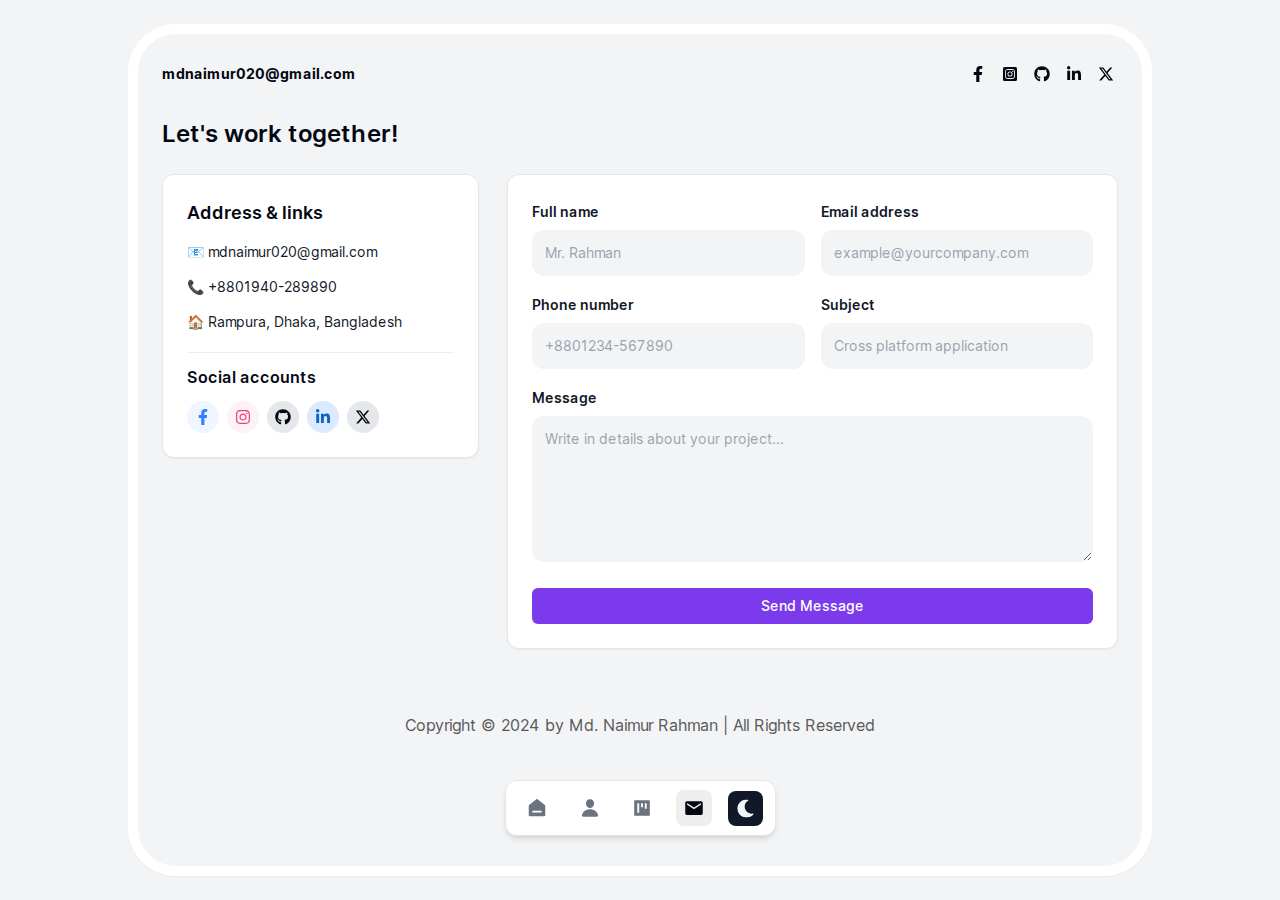
<file: contact/index.html>
<!DOCTYPE html><html lang="en"><head><meta charSet="utf-8"/><meta name="viewport" content="width=device-width, initial-scale=1"/><link rel="stylesheet" href="/_next/static/css/a3f29d7ea0ee9f75.css" data-precedence="next"/><link rel="preload" as="script" fetchPriority="low" href="/_next/static/chunks/webpack-b2b34c774f4791b2.js"/><script src="/_next/static/chunks/fd9d1056-121e52b18ff0a3a9.js" async=""></script><script src="/_next/static/chunks/23-5258721a9da65eaf.js" async=""></script><script src="/_next/static/chunks/main-app-b07ee85b4da109da.js" async=""></script><script src="/_next/static/chunks/5e22fd23-b8d2bc04f861422c.js" async=""></script><script src="/_next/static/chunks/534-7380248163203366.js" async=""></script><script src="/_next/static/chunks/app/contact/page-34b441577ff70de3.js" async=""></script><script src="/_next/static/chunks/94730671-3c4474621680541e.js" async=""></script><script src="/_next/static/chunks/9c4e2130-a71c512130698e70.js" async=""></script><script src="/_next/static/chunks/8e1d74a4-b36c5fe6c4bad18d.js" async=""></script><script src="/_next/static/chunks/479ba886-f88caf27a9ac6638.js" async=""></script><script src="/_next/static/chunks/231-7837c6e138ba1d39.js" async=""></script><script src="/_next/static/chunks/851-03c4df209a66c577.js" async=""></script><script src="/_next/static/chunks/app/layout-62a0d9221a2302bf.js" async=""></script><script src="/_next/static/chunks/app/not-found-e2323b2fb9c07f5c.js" async=""></script><link rel="preload" href="https://www.googletagmanager.com/gtag/js?id=G-RDVW4QEG7M" as="script"/><title>Contact - Md. Naimur Rahman</title><meta name="description" content="A full-stack mobile application and web developer with expertise in native Android application development, cross-platform application development with Flutter, website and web-app development with React, NextJS and backend development with Python Flask"/><meta name="author" content="Md. Naimur Rahman"/><link rel="manifest" href="https://mdnaimur0.github.io/manifest.json" crossorigin="use-credentials"/><meta name="keywords" content="Md. Naimur Rahman,Md. Naimur Rahman&#x27;s portfolio,naimur,mdnaimur,mdnaimur020,naimur&#x27;s portfolio website,মোঃ নাইমুর রহমান"/><meta name="creator" content="Md. Naimur Rahman"/><meta name="publisher" content="Md. Naimur Rahman"/><link rel="canonical" href="https://mdnaimur0.github.io/contact/"/><meta name="google-site-verification" content="Xtjpzqm-ULL5RGBrvgc3NCIFp7jcQKL1RV1DxEjSZ-Q"/><meta property="og:title" content="Contact - Md. Naimur Rahman"/><meta property="og:description" content="A full-stack mobile application and web developer with expertise in native Android application development, cross-platform application development with Flutter, website and web-app development with React, NextJS and backend development with Python Flask"/><meta property="og:image:type" content="image/png"/><meta property="og:image:width" content="1200"/><meta property="og:image:height" content="630"/><meta property="og:image" content="https://mdnaimur0.github.io/opengraph-image.png?531a07b3f1914bd6"/><meta name="twitter:card" content="summary_large_image"/><meta name="twitter:title" content="Contact - Md. Naimur Rahman"/><meta name="twitter:description" content="A full-stack mobile application and web developer with expertise in native Android application development, cross-platform application development with Flutter, website and web-app development with React, NextJS and backend development with Python Flask"/><meta name="twitter:image:type" content="image/png"/><meta name="twitter:image:width" content="1200"/><meta name="twitter:image:height" content="630"/><meta name="twitter:image" content="https://mdnaimur0.github.io/opengraph-image.png?531a07b3f1914bd6"/><link rel="icon" href="/favicon.ico" type="image/x-icon" sizes="16x16"/><link rel="icon" href="/icon.png?e217e42e6c603a97" type="image/png" sizes="512x512"/><link rel="apple-touch-icon" href="/apple-icon.png?480850b7475132ea" type="image/png" sizes="180x180"/><script src="/_next/static/chunks/polyfills-78c92fac7aa8fdd8.js" noModule=""></script></head><body class="__className_aaf875"><script>!function(){try{var d=document.documentElement,c=d.classList;c.remove('light','dark');var e=localStorage.getItem('theme');if(e){c.add(e|| '')}else{c.add('light');}if(e==='light'||e==='dark'||!e)d.style.colorScheme=e||'light'}catch(t){}}();</script><style>#nprogress{pointer-events:none}#nprogress .bar{background:hsl(var(--primary));position:fixed;z-index:1600;top: 0;left:0;width:100%;height:3px}#nprogress .peg{display:block;position:absolute;right:0;width:100px;height:100%;box-shadow:0 0 10px hsl(var(--primary)),0 0 5px hsl(var(--primary));opacity:1;-webkit-transform:rotate(3deg) translate(0px,-4px);-ms-transform:rotate(3deg) translate(0px,-4px);transform:rotate(3deg) translate(0px,-4px)}#nprogress .spinner{display:block;position:fixed;z-index:1600;top: 15px;right:15px}#nprogress .spinner-icon{width:18px;height:18px;box-sizing:border-box;border:2px solid transparent;border-top-color:hsl(var(--primary));border-left-color:hsl(var(--primary));border-radius:50%;-webkit-animation:nprogress-spinner 400ms linear infinite;animation:nprogress-spinner 400ms linear infinite}.nprogress-custom-parent{overflow:hidden;position:relative}.nprogress-custom-parent #nprogress .bar,.nprogress-custom-parent #nprogress .spinner{position:absolute}@-webkit-keyframes nprogress-spinner{0%{-webkit-transform:rotate(0deg)}100%{-webkit-transform:rotate(360deg)}}@keyframes nprogress-spinner{0%{transform:rotate(0deg)}100%{transform:rotate(360deg)}}</style><div class="mx-auto flex h-full w-full flex-col overflow-hidden md:max-w-5xl md:rounded-[48px] md:border-[10px] md:border-background md:shadow-sm md:dark:border-secondary"><div class="overflow-auto md:py-5"><div class="mt-2 flex flex-wrap items-center justify-between gap-2 px-4 md:px-6 py-2 md:mt-0"><a href="mailto:mdnaimur020@gmail.com" target="_blank" class="text-sm font-[700] text-foreground">mdnaimur020@gmail.com</a><div class="flex gap-2 max-sm:hidden"><a href="https://www.facebook.com/mdnaimur0" target="_blank" class="p-1 hover:text-primary" aria-label="Facebook account"><svg stroke="currentColor" fill="currentColor" stroke-width="0" viewBox="0 0 320 512" height="1em" width="1em" xmlns="http://www.w3.org/2000/svg"><path d="M279.14 288l14.22-92.66h-88.91v-60.13c0-25.35 12.42-50.06 52.24-50.06h40.42V6.26S260.43 0 225.36 0c-73.22 0-121.08 44.38-121.08 124.72v70.62H22.89V288h81.39v224h100.17V288z"></path></svg></a><a href="https://www.instagram.com/mdnaimur0" target="_blank" class="p-1  hover:text-primary" aria-label="Instagram account"><svg stroke="currentColor" fill="currentColor" stroke-width="0" viewBox="0 0 448 512" height="1em" width="1em" xmlns="http://www.w3.org/2000/svg"><path d="M224,202.66A53.34,53.34,0,1,0,277.36,256,53.38,53.38,0,0,0,224,202.66Zm124.71-41a54,54,0,0,0-30.41-30.41c-21-8.29-71-6.43-94.3-6.43s-73.25-1.93-94.31,6.43a54,54,0,0,0-30.41,30.41c-8.28,21-6.43,71.05-6.43,94.33S91,329.26,99.32,350.33a54,54,0,0,0,30.41,30.41c21,8.29,71,6.43,94.31,6.43s73.24,1.93,94.3-6.43a54,54,0,0,0,30.41-30.41c8.35-21,6.43-71.05,6.43-94.33S357.1,182.74,348.75,161.67ZM224,338a82,82,0,1,1,82-82A81.9,81.9,0,0,1,224,338Zm85.38-148.3a19.14,19.14,0,1,1,19.13-19.14A19.1,19.1,0,0,1,309.42,189.74ZM400,32H48A48,48,0,0,0,0,80V432a48,48,0,0,0,48,48H400a48,48,0,0,0,48-48V80A48,48,0,0,0,400,32ZM382.88,322c-1.29,25.63-7.14,48.34-25.85,67s-41.4,24.63-67,25.85c-26.41,1.49-105.59,1.49-132,0-25.63-1.29-48.26-7.15-67-25.85s-24.63-41.42-25.85-67c-1.49-26.42-1.49-105.61,0-132,1.29-25.63,7.07-48.34,25.85-67s41.47-24.56,67-25.78c26.41-1.49,105.59-1.49,132,0,25.63,1.29,48.33,7.15,67,25.85s24.63,41.42,25.85,67.05C384.37,216.44,384.37,295.56,382.88,322Z"></path></svg></a><a href="https://github.com/mdnaimur0" target="_blank" class="p-1  hover:text-primary" aria-label="Github account"><svg stroke="currentColor" fill="currentColor" stroke-width="0" viewBox="0 0 496 512" height="1em" width="1em" xmlns="http://www.w3.org/2000/svg"><path d="M165.9 397.4c0 2-2.3 3.6-5.2 3.6-3.3.3-5.6-1.3-5.6-3.6 0-2 2.3-3.6 5.2-3.6 3-.3 5.6 1.3 5.6 3.6zm-31.1-4.5c-.7 2 1.3 4.3 4.3 4.9 2.6 1 5.6 0 6.2-2s-1.3-4.3-4.3-5.2c-2.6-.7-5.5.3-6.2 2.3zm44.2-1.7c-2.9.7-4.9 2.6-4.6 4.9.3 2 2.9 3.3 5.9 2.6 2.9-.7 4.9-2.6 4.6-4.6-.3-1.9-3-3.2-5.9-2.9zM244.8 8C106.1 8 0 113.3 0 252c0 110.9 69.8 205.8 169.5 239.2 12.8 2.3 17.3-5.6 17.3-12.1 0-6.2-.3-40.4-.3-61.4 0 0-70 15-84.7-29.8 0 0-11.4-29.1-27.8-36.6 0 0-22.9-15.7 1.6-15.4 0 0 24.9 2 38.6 25.8 21.9 38.6 58.6 27.5 72.9 20.9 2.3-16 8.8-27.1 16-33.7-55.9-6.2-112.3-14.3-112.3-110.5 0-27.5 7.6-41.3 23.6-58.9-2.6-6.5-11.1-33.3 2.6-67.9 20.9-6.5 69 27 69 27 20-5.6 41.5-8.5 62.8-8.5s42.8 2.9 62.8 8.5c0 0 48.1-33.6 69-27 13.7 34.7 5.2 61.4 2.6 67.9 16 17.7 25.8 31.5 25.8 58.9 0 96.5-58.9 104.2-114.8 110.5 9.2 7.9 17 22.9 17 46.4 0 33.7-.3 75.4-.3 83.6 0 6.5 4.6 14.4 17.3 12.1C428.2 457.8 496 362.9 496 252 496 113.3 383.5 8 244.8 8zM97.2 352.9c-1.3 1-1 3.3.7 5.2 1.6 1.6 3.9 2.3 5.2 1 1.3-1 1-3.3-.7-5.2-1.6-1.6-3.9-2.3-5.2-1zm-10.8-8.1c-.7 1.3.3 2.9 2.3 3.9 1.6 1 3.6.7 4.3-.7.7-1.3-.3-2.9-2.3-3.9-2-.6-3.6-.3-4.3.7zm32.4 35.6c-1.6 1.3-1 4.3 1.3 6.2 2.3 2.3 5.2 2.6 6.5 1 1.3-1.3.7-4.3-1.3-6.2-2.2-2.3-5.2-2.6-6.5-1zm-11.4-14.7c-1.6 1-1.6 3.6 0 5.9 1.6 2.3 4.3 3.3 5.6 2.3 1.6-1.3 1.6-3.9 0-6.2-1.4-2.3-4-3.3-5.6-2z"></path></svg></a><a href="https://www.linkedin.com/in/mdnaimur0" target="_blank" class="p-1  hover:text-primary" aria-label="Linkedin account"><svg stroke="currentColor" fill="currentColor" stroke-width="0" viewBox="0 0 448 512" height="1em" width="1em" xmlns="http://www.w3.org/2000/svg"><path d="M100.28 448H7.4V148.9h92.88zM53.79 108.1C24.09 108.1 0 83.5 0 53.8a53.79 53.79 0 0 1 107.58 0c0 29.7-24.1 54.3-53.79 54.3zM447.9 448h-92.68V302.4c0-34.7-.7-79.2-48.29-79.2-48.29 0-55.69 37.7-55.69 76.7V448h-92.78V148.9h89.08v40.8h1.3c12.4-23.5 42.69-48.3 87.88-48.3 94 0 111.28 61.9 111.28 142.3V448z"></path></svg></a><a href="https://www.x.com/mdnaimur0" target="_blank" class="p-1  hover:text-primary" aria-label="X account"><svg stroke="currentColor" fill="currentColor" stroke-width="0" viewBox="0 0 512 512" height="1em" width="1em" xmlns="http://www.w3.org/2000/svg"><path d="M389.2 48h70.6L305.6 224.2 487 464H345L233.7 318.6 106.5 464H35.8L200.7 275.5 26.8 48H172.4L272.9 180.9 389.2 48zM364.4 421.8h39.1L151.1 88h-42L364.4 421.8z"></path></svg></a></div></div><main class="flex-grow"><div class="p-4 md:p-6"><h1 class="mb-6 text-2xl font-[600]">Let&#x27;s work together!</h1><div class="grid auto-cols-fr grid-cols-[1fr] grid-rows-[auto] items-start gap-x-7 gap-y-4 md:grid-cols-[.7fr_1fr] md:gap-y-6 lg:grid-cols-[.52fr_1fr]"><div class="rounded-xl border bg-background text-foreground shadow-sm dark:bg-secondary p-6 md:sticky md:top-3" style="text-decoration:none"><h2 class="mb-3 text-lg font-[600]">Address &amp; links</h2><a href="mailto:mdnaimur020@gmail.com" target="_blank" class="mb-3 inline-block w-full text-sm text-secondary-foreground hover:text-primary">📧 mdnaimur020@gmail.com</a><a href="tel:+8801940289890" target="_blank" class="mb-3 inline-block w-full text-sm text-secondary-foreground hover:text-primary">📞 +8801940-289890</a><span class="mb-5 inline-block w-full text-sm text-secondary-foreground">🏠 Rampura, Dhaka, Bangladesh</span><div class="mb-3 h-px w-full bg-divider"></div><h2 class="mb-3 text-base font-[600]">Social accounts</h2><div class="flex items-center justify-center gap-2 w-fit"><a href="https://www.facebook.com/mdnaimur0" target="_blank" class="rounded-full bg-blue-50 p-2 text-[#337fff] hover:-translate-y-px dark:bg-[#526f9e77]" aria-label="Facebook account"><svg stroke="currentColor" fill="currentColor" stroke-width="0" viewBox="0 0 320 512" height="1em" width="1em" xmlns="http://www.w3.org/2000/svg"><path d="M279.14 288l14.22-92.66h-88.91v-60.13c0-25.35 12.42-50.06 52.24-50.06h40.42V6.26S260.43 0 225.36 0c-73.22 0-121.08 44.38-121.08 124.72v70.62H22.89V288h81.39v224h100.17V288z"></path></svg></a><a href="https://www.instagram.com/mdnaimur0" target="_blank" class="rounded-full bg-red-50 p-2 text-[#e44385] hover:-translate-y-px dark:bg-[#7b5b5b76]" aria-label="Instagram account"><svg stroke="currentColor" fill="currentColor" stroke-width="0" viewBox="0 0 448 512" height="1em" width="1em" xmlns="http://www.w3.org/2000/svg"><path d="M224.1 141c-63.6 0-114.9 51.3-114.9 114.9s51.3 114.9 114.9 114.9S339 319.5 339 255.9 287.7 141 224.1 141zm0 189.6c-41.1 0-74.7-33.5-74.7-74.7s33.5-74.7 74.7-74.7 74.7 33.5 74.7 74.7-33.6 74.7-74.7 74.7zm146.4-194.3c0 14.9-12 26.8-26.8 26.8-14.9 0-26.8-12-26.8-26.8s12-26.8 26.8-26.8 26.8 12 26.8 26.8zm76.1 27.2c-1.7-35.9-9.9-67.7-36.2-93.9-26.2-26.2-58-34.4-93.9-36.2-37-2.1-147.9-2.1-184.9 0-35.8 1.7-67.6 9.9-93.9 36.1s-34.4 58-36.2 93.9c-2.1 37-2.1 147.9 0 184.9 1.7 35.9 9.9 67.7 36.2 93.9s58 34.4 93.9 36.2c37 2.1 147.9 2.1 184.9 0 35.9-1.7 67.7-9.9 93.9-36.2 26.2-26.2 34.4-58 36.2-93.9 2.1-37 2.1-147.8 0-184.8zM398.8 388c-7.8 19.6-22.9 34.7-42.6 42.6-29.5 11.7-99.5 9-132.1 9s-102.7 2.6-132.1-9c-19.6-7.8-34.7-22.9-42.6-42.6-11.7-29.5-9-99.5-9-132.1s-2.6-102.7 9-132.1c7.8-19.6 22.9-34.7 42.6-42.6 29.5-11.7 99.5-9 132.1-9s102.7-2.6 132.1 9c19.6 7.8 34.7 22.9 42.6 42.6 11.7 29.5 9 99.5 9 132.1s2.7 102.7-9 132.1z"></path></svg></a><a href="https://github.com/mdnaimur0" target="_blank" class="rounded-full bg-gray-200 p-2 text-foreground hover:-translate-y-px dark:bg-gray-700" aria-label="Github account"><svg stroke="currentColor" fill="currentColor" stroke-width="0" viewBox="0 0 496 512" height="1em" width="1em" xmlns="http://www.w3.org/2000/svg"><path d="M165.9 397.4c0 2-2.3 3.6-5.2 3.6-3.3.3-5.6-1.3-5.6-3.6 0-2 2.3-3.6 5.2-3.6 3-.3 5.6 1.3 5.6 3.6zm-31.1-4.5c-.7 2 1.3 4.3 4.3 4.9 2.6 1 5.6 0 6.2-2s-1.3-4.3-4.3-5.2c-2.6-.7-5.5.3-6.2 2.3zm44.2-1.7c-2.9.7-4.9 2.6-4.6 4.9.3 2 2.9 3.3 5.9 2.6 2.9-.7 4.9-2.6 4.6-4.6-.3-1.9-3-3.2-5.9-2.9zM244.8 8C106.1 8 0 113.3 0 252c0 110.9 69.8 205.8 169.5 239.2 12.8 2.3 17.3-5.6 17.3-12.1 0-6.2-.3-40.4-.3-61.4 0 0-70 15-84.7-29.8 0 0-11.4-29.1-27.8-36.6 0 0-22.9-15.7 1.6-15.4 0 0 24.9 2 38.6 25.8 21.9 38.6 58.6 27.5 72.9 20.9 2.3-16 8.8-27.1 16-33.7-55.9-6.2-112.3-14.3-112.3-110.5 0-27.5 7.6-41.3 23.6-58.9-2.6-6.5-11.1-33.3 2.6-67.9 20.9-6.5 69 27 69 27 20-5.6 41.5-8.5 62.8-8.5s42.8 2.9 62.8 8.5c0 0 48.1-33.6 69-27 13.7 34.7 5.2 61.4 2.6 67.9 16 17.7 25.8 31.5 25.8 58.9 0 96.5-58.9 104.2-114.8 110.5 9.2 7.9 17 22.9 17 46.4 0 33.7-.3 75.4-.3 83.6 0 6.5 4.6 14.4 17.3 12.1C428.2 457.8 496 362.9 496 252 496 113.3 383.5 8 244.8 8zM97.2 352.9c-1.3 1-1 3.3.7 5.2 1.6 1.6 3.9 2.3 5.2 1 1.3-1 1-3.3-.7-5.2-1.6-1.6-3.9-2.3-5.2-1zm-10.8-8.1c-.7 1.3.3 2.9 2.3 3.9 1.6 1 3.6.7 4.3-.7.7-1.3-.3-2.9-2.3-3.9-2-.6-3.6-.3-4.3.7zm32.4 35.6c-1.6 1.3-1 4.3 1.3 6.2 2.3 2.3 5.2 2.6 6.5 1 1.3-1.3.7-4.3-1.3-6.2-2.2-2.3-5.2-2.6-6.5-1zm-11.4-14.7c-1.6 1-1.6 3.6 0 5.9 1.6 2.3 4.3 3.3 5.6 2.3 1.6-1.3 1.6-3.9 0-6.2-1.4-2.3-4-3.3-5.6-2z"></path></svg></a><a href="https://www.linkedin.com/in/mdnaimur0" target="_blank" class="rounded-full bg-blue-100 p-2 text-[#0a66c2] hover:-translate-y-px dark:bg-[#36516c70]" aria-label="Linkedin account"><svg stroke="currentColor" fill="currentColor" stroke-width="0" viewBox="0 0 448 512" height="1em" width="1em" xmlns="http://www.w3.org/2000/svg"><path d="M100.28 448H7.4V148.9h92.88zM53.79 108.1C24.09 108.1 0 83.5 0 53.8a53.79 53.79 0 0 1 107.58 0c0 29.7-24.1 54.3-53.79 54.3zM447.9 448h-92.68V302.4c0-34.7-.7-79.2-48.29-79.2-48.29 0-55.69 37.7-55.69 76.7V448h-92.78V148.9h89.08v40.8h1.3c12.4-23.5 42.69-48.3 87.88-48.3 94 0 111.28 61.9 111.28 142.3V448z"></path></svg></a><a href="https://x.com/mdnaimur0" target="_blank" class="rounded-full bg-gray-200 p-2 text-foreground hover:-translate-y-px dark:bg-gray-700" aria-label="X account"><svg stroke="currentColor" fill="currentColor" stroke-width="0" viewBox="0 0 512 512" height="1em" width="1em" xmlns="http://www.w3.org/2000/svg"><path d="M389.2 48h70.6L305.6 224.2 487 464H345L233.7 318.6 106.5 464H35.8L200.7 275.5 26.8 48H172.4L272.9 180.9 389.2 48zM364.4 421.8h39.1L151.1 88h-42L364.4 421.8z"></path></svg></a></div></div><div class="rounded-xl border bg-background text-foreground shadow-sm dark:bg-secondary p-6" style="text-decoration:none"><form action="https://heymnr.vercel.app" method="POST"><input type="hidden" name="redirect_url" value="https://mdnaimur0.github.io"/><div class="mb-4 flex flex-col gap-4 sm:max-md:flex-row lg:flex-row"><div class="w-full"><label for="name" class="mb-2 inline-block text-sm font-[600] text-secondary-foreground">Full name</label><input class="w-full rounded-xl border border-[transparent] bg-muted p-3 text-sm outline-none placeholder:text-sm hover:border-border focus:border-foreground dark:bg-gray-700" type="text" placeholder="Mr. Rahman" required="" name="name"/></div><div class="w-full"><label for="email" class="mb-2 inline-block text-sm font-[600] text-secondary-foreground">Email address</label><input class="w-full rounded-xl border border-[transparent] bg-muted p-3 text-sm outline-none placeholder:text-sm hover:border-border focus:border-foreground dark:bg-gray-700" type="email" placeholder="example@yourcompany.com" required="" name="email"/></div></div><div class="mb-4 flex flex-col gap-4 sm:max-md:flex-row lg:flex-row"><div class="w-full"><label for="phone" class="mb-2 inline-block text-sm font-[600] text-secondary-foreground">Phone number</label><input class="w-full rounded-xl border border-[transparent] bg-muted p-3 text-sm outline-none placeholder:text-sm hover:border-border focus:border-foreground dark:bg-gray-700" type="tel" placeholder="+8801234-567890" name="phone"/></div><div class="w-full"><label for="subject" class="mb-2 inline-block text-sm font-[600] text-secondary-foreground">Subject</label><input class="w-full rounded-xl border border-[transparent] bg-muted p-3 text-sm outline-none placeholder:text-sm hover:border-border focus:border-foreground dark:bg-gray-700" type="text" placeholder="Cross platform application" required="" name="subject"/></div></div><div class="w-full"><label for="message" class="mb-2 inline-block text-sm font-[600] text-secondary-foreground">Message</label><textarea name="message" class="w-full rounded-xl border border-[transparent] bg-muted p-3 text-sm outline-none placeholder:text-sm hover:border-border focus:border-foreground dark:bg-gray-700 mb-5" type="textarea" rows="6" placeholder="Write in details about your project..." required=""></textarea></div><input type="submit" class="w-full py-2 text-sm font-[500] text-[white] bg-primary cursor-pointer rounded-md transition duration-300 ease-in-out hover:scale-[.98]" value="Send Message"/></form></div></div></div></main><div class="flex items-center justify-center px-4 pb-10 pt-10 text-center md:px-6"><p class="text-grey">Copyright © <!-- -->2024<!-- --> by Md. Naimur Rahman | All Rights Reserved</p></div><div class="h-16"></div><div class="fixed bottom-0 left-0 right-0 z-50 mx-auto mb-8 w-min bg-[transparent] md:mb-16"><div class="mx-auto flex items-center justify-between gap-4 rounded-xl border border-border dark:border-[#1a222e] bg-background px-3 py-2 shadow-md dark:bg-secondary"><a title="Home" class="flex items-center justify-center rounded-lg p-2 transition-colors hover:bg-[#eee] hover:text-foreground dark:hover:bg-[#373851] text-muted-foreground" href="/"><svg stroke="currentColor" fill="currentColor" stroke-width="0" viewBox="0 0 24 24" height="22" width="22" xmlns="http://www.w3.org/2000/svg"><path d="M21 20C21 20.5523 20.5523 21 20 21H4C3.44772 21 3 20.5523 3 20V9.48907C3 9.18048 3.14247 8.88917 3.38606 8.69972L11.3861 2.47749C11.7472 2.19663 12.2528 2.19663 12.6139 2.47749L20.6139 8.69972C20.8575 8.88917 21 9.18048 21 9.48907V20ZM7 15V17H17V15H7Z"></path></svg></a><a title="About" class="flex items-center justify-center rounded-lg p-2 transition-colors hover:bg-[#eee] hover:text-foreground dark:hover:bg-[#373851] text-muted-foreground" href="/about/"><svg stroke="currentColor" fill="currentColor" stroke-width="0" viewBox="0 0 512 512" height="20" width="20" xmlns="http://www.w3.org/2000/svg"><path d="M332.64 64.58C313.18 43.57 286 32 256 32c-30.16 0-57.43 11.5-76.8 32.38-19.58 21.11-29.12 49.8-26.88 80.78C156.76 206.28 203.27 256 256 256s99.16-49.71 103.67-110.82c2.27-30.7-7.33-59.33-27.03-80.6zM432 480H80a31 31 0 0 1-24.2-11.13c-6.5-7.77-9.12-18.38-7.18-29.11C57.06 392.94 83.4 353.61 124.8 326c36.78-24.51 83.37-38 131.2-38s94.42 13.5 131.2 38c41.4 27.6 67.74 66.93 76.18 113.75 1.94 10.73-.68 21.34-7.18 29.11A31 31 0 0 1 432 480z"></path></svg></a><a title="Projects" class="flex items-center justify-center rounded-lg p-2 transition-colors hover:bg-[#eee] hover:text-foreground dark:hover:bg-[#373851] text-muted-foreground" href="/projects/"><svg stroke="currentColor" fill="currentColor" stroke-width="0" viewBox="0 0 1024 1024" height="20" width="20" xmlns="http://www.w3.org/2000/svg"><path d="M880 112H144c-17.7 0-32 14.3-32 32v736c0 17.7 14.3 32 32 32h736c17.7 0 32-14.3 32-32V144c0-17.7-14.3-32-32-32zM368 744c0 4.4-3.6 8-8 8h-80c-4.4 0-8-3.6-8-8V280c0-4.4 3.6-8 8-8h80c4.4 0 8 3.6 8 8v464zm192-280c0 4.4-3.6 8-8 8h-80c-4.4 0-8-3.6-8-8V280c0-4.4 3.6-8 8-8h80c4.4 0 8 3.6 8 8v184zm192 72c0 4.4-3.6 8-8 8h-80c-4.4 0-8-3.6-8-8V280c0-4.4 3.6-8 8-8h80c4.4 0 8 3.6 8 8v256z"></path></svg></a><a title="Contact" class="flex items-center justify-center rounded-lg p-2 transition-colors hover:bg-[#eee] hover:text-foreground dark:hover:bg-[#373851] bg-[#eee] text-foreground dark:bg-[#373851]" href="/contact/"><svg stroke="currentColor" fill="currentColor" stroke-width="0" viewBox="0 0 512 512" height="20" width="20" xmlns="http://www.w3.org/2000/svg"><path d="M437.332 80H74.668C51.199 80 32 99.198 32 122.667v266.666C32 412.802 51.199 432 74.668 432h362.664C460.801 432 480 412.802 480 389.333V122.667C480 99.198 460.801 80 437.332 80zM432 170.667L256 288 80 170.667V128l176 117.333L432 128v42.667z"></path></svg></a><button class="flex items-center justify-center rounded-lg border-none bg-secondary-foreground p-2 text-secondary transition-colors hover:bg-muted-foreground hover:text-muted"><svg stroke="currentColor" fill="currentColor" stroke-width="0" viewBox="0 0 512 512" class="absolute rotate-90 scale-0 transition-all dark:rotate-0 dark:scale-100" aria-label="Switch to light theme" height="19" width="19" xmlns="http://www.w3.org/2000/svg"><path d="M256 160c-52.9 0-96 43.1-96 96s43.1 96 96 96 96-43.1 96-96-43.1-96-96-96zm246.4 80.5l-94.7-47.3 33.5-100.4c4.5-13.6-8.4-26.5-21.9-21.9l-100.4 33.5-47.4-94.8c-6.4-12.8-24.6-12.8-31 0l-47.3 94.7L92.7 70.8c-13.6-4.5-26.5 8.4-21.9 21.9l33.5 100.4-94.7 47.4c-12.8 6.4-12.8 24.6 0 31l94.7 47.3-33.5 100.5c-4.5 13.6 8.4 26.5 21.9 21.9l100.4-33.5 47.3 94.7c6.4 12.8 24.6 12.8 31 0l47.3-94.7 100.4 33.5c13.6 4.5 26.5-8.4 21.9-21.9l-33.5-100.4 94.7-47.3c13-6.5 13-24.7.2-31.1zm-155.9 106c-49.9 49.9-131.1 49.9-181 0-49.9-49.9-49.9-131.1 0-181 49.9-49.9 131.1-49.9 181 0 49.9 49.9 49.9 131.1 0 181z"></path></svg><svg stroke="currentColor" fill="currentColor" stroke-width="0" viewBox="0 0 512 512" class="rotate-0 scale-95 transition-all dark:-rotate-90 dark:scale-0" aria-label="Switch to dark theme" height="19" width="19" xmlns="http://www.w3.org/2000/svg"><path d="M283.211 512c78.962 0 151.079-35.925 198.857-94.792 7.068-8.708-.639-21.43-11.562-19.35-124.203 23.654-238.262-71.576-238.262-196.954 0-72.222 38.662-138.635 101.498-174.394 9.686-5.512 7.25-20.197-3.756-22.23A258.156 258.156 0 0 0 283.211 0c-141.309 0-256 114.511-256 256 0 141.309 114.511 256 256 256z"></path></svg></button></div></div></div></div><script src="/_next/static/chunks/webpack-b2b34c774f4791b2.js" async=""></script><script>(self.__next_f=self.__next_f||[]).push([0]);self.__next_f.push([2,null])</script><script>self.__next_f.push([1,"1:HL[\"/_next/static/css/a3f29d7ea0ee9f75.css\",\"style\"]\n"])</script><script>self.__next_f.push([1,"2:I[5751,[],\"\"]\n5:I[9136,[\"452\",\"static/chunks/5e22fd23-b8d2bc04f861422c.js\",\"534\",\"static/chunks/534-7380248163203366.js\",\"327\",\"static/chunks/app/contact/page-34b441577ff70de3.js\"],\"default\"]\n6:I[9275,[],\"\"]\n7:I[1343,[],\"\"]\n8:I[5600,[\"452\",\"static/chunks/5e22fd23-b8d2bc04f861422c.js\",\"522\",\"static/chunks/94730671-3c4474621680541e.js\",\"706\",\"static/chunks/9c4e2130-a71c512130698e70.js\",\"699\",\"static/chunks/8e1d74a4-b36c5fe6c4bad18d.js\",\"259\",\"static/chunks/479ba886-f88caf27a9ac6638.js\",\"231\",\"static/chunks/231-7837c6e138ba1d39.js\",\"851\",\"static/chunks/851-03c4df209a66c577.js\",\"185\",\"static/chunks/app/layout-62a0d9221a2302bf.js\"],\"ThemeProvider\"]\n9:I[9593,[\"452\",\"static/chunks/5e22fd23-b8d2bc04f861422c.js\",\"522\",\"static/chunks/94730671-3c4474621680541e.js\",\"706\",\"static/chunks/9c4e2130-a71c512130698e70.js\",\"699\",\"static/chunks/8e1d74a4-b36c5fe6c4bad18d.js\",\"259\",\"static/chunks/479ba886-f88caf27a9ac6638.js\",\"231\",\"static/chunks/231-7837c6e138ba1d39.js\",\"851\",\"static/chunks/851-03c4df209a66c577.js\",\"185\",\"static/chunks/app/layout-62a0d9221a2302bf.js\"],\"\"]\nb:I[231,[\"231\",\"static/chunks/231-7837c6e138ba1d39.js\",\"160\",\"static/chunks/app/not-found-e2323b2fb9c07f5c.js\"],\"\"]\nc:I[2105,[\"452\",\"static/chunks/5e22fd23-b8d2bc04f861422c.js\",\"522\",\"static/chunks/94730671-3c4474621680541e.js\",\"706\",\"static/chunks/9c4e2130-a71c512130698e70.js\",\"699\",\"static/chunks/8e1d74a4-b36c5fe6c4bad18d.js\",\"259\",\"static/chunks/479ba886-f88caf27a9ac6638.js\",\"231\",\"static/chunks/231-7837c6e138ba1d39.js\",\"851\",\"static/chunks/851-03c4df209a66c577.js\",\"185\",\"static/chunks/app/layout-62a0d9221a2302bf.js\"],\"default\"]\nd:I[4080,[\"452\",\"static/chunks/5e22fd23-b8d2bc04f861422c.js\",\"522\",\"static/chunks/94730671-3c4474621680541e.js\",\"706\",\"static/chunks/9c4e2130-a71c512130698e70.js\",\"699\",\"static/chunks/8e1d74a4-b36c5fe6c4bad18d.js\",\"259\",\"static/chunks/479ba886-f88caf27a9ac6638.js\",\"231\",\"static/chunks/231-7837c6e138ba1d39.js\",\"851\",\"static/chunks/851-03c4df209a66c577.js\",\"185\",\"static/chunks/app/layout-62a0d9221a2302bf.js\"],\"\"]\nf:I[6130,[],\"\"]\n4:T518,M16"])</script><script>self.__next_f.push([1,"5.9 397.4c0 2-2.3 3.6-5.2 3.6-3.3.3-5.6-1.3-5.6-3.6 0-2 2.3-3.6 5.2-3.6 3-.3 5.6 1.3 5.6 3.6zm-31.1-4.5c-.7 2 1.3 4.3 4.3 4.9 2.6 1 5.6 0 6.2-2s-1.3-4.3-4.3-5.2c-2.6-.7-5.5.3-6.2 2.3zm44.2-1.7c-2.9.7-4.9 2.6-4.6 4.9.3 2 2.9 3.3 5.9 2.6 2.9-.7 4.9-2.6 4.6-4.6-.3-1.9-3-3.2-5.9-2.9zM244.8 8C106.1 8 0 113.3 0 252c0 110.9 69.8 205.8 169.5 239.2 12.8 2.3 17.3-5.6 17.3-12.1 0-6.2-.3-40.4-.3-61.4 0 0-70 15-84.7-29.8 0 0-11.4-29.1-27.8-36.6 0 0-22.9-15.7 1.6-15.4 0 0 24.9 2 38.6 25.8 21.9 38.6 58.6 27.5 72.9 20.9 2.3-16 8.8-27.1 16-33.7-55.9-6.2-112.3-14.3-112.3-110.5 0-27.5 7.6-41.3 23.6-58.9-2.6-6.5-11.1-33.3 2.6-67.9 20.9-6.5 69 27 69 27 20-5.6 41.5-8.5 62.8-8.5s42.8 2.9 62.8 8.5c0 0 48.1-33.6 69-27 13.7 34.7 5.2 61.4 2.6 67.9 16 17.7 25.8 31.5 25.8 58.9 0 96.5-58.9 104.2-114.8 110.5 9.2 7.9 17 22.9 17 46.4 0 33.7-.3 75.4-.3 83.6 0 6.5 4.6 14.4 17.3 12.1C428.2 457.8 496 362.9 496 252 496 113.3 383.5 8 244.8 8zM97.2 352.9c-1.3 1-1 3.3.7 5.2 1.6 1.6 3.9 2.3 5.2 1 1.3-1 1-3.3-.7-5.2-1.6-1.6-3.9-2.3-5.2-1zm-10.8-8.1c-.7 1.3.3 2.9 2.3 3.9 1.6 1 3.6.7 4.3-.7.7-1.3-.3-2.9-2.3-3.9-2-.6-3.6-.3-4.3.7zm32.4 35.6c-1.6 1.3-1 4.3 1.3 6.2 2.3 2.3 5.2 2.6 6.5 1 1.3-1.3.7-4.3-1.3-6.2-2.2-2.3-5.2-2.6-6.5-1zm-11.4-14.7c-1.6 1-1.6 3.6 0 5.9 1.6 2.3 4.3 3.3 5.6 2.3 1.6-1.3 1.6-3.9 0-6.2-1.4-2.3-4-3.3-5.6-2za:T518,M165.9 397.4c0 2-2.3 3.6-5.2 3.6-3.3.3-5.6-1.3-5.6-3.6 0-2 2.3-3.6 5.2-3.6 3-.3 5.6 1.3 5.6 3.6zm-31.1-4.5c-.7 2 1.3 4.3 4.3 4.9 2.6 1 5.6 0 6.2-2s-1.3-4.3-4.3-5.2c-2.6-.7-5.5.3-6.2 2.3zm44.2-1.7c-2.9.7-4.9 2.6-4.6 4.9.3 2 2.9 3.3 5.9 2.6 2.9-.7 4.9-2.6 4.6-4.6-.3-1.9-3-3.2-5.9-2.9zM244.8 8C106.1 8 0 113.3 0 252c0 110.9 69.8 205.8 169.5 239.2 12.8 2.3 17.3-5.6 17.3-12.1 0-6.2-.3-40.4-.3-61.4 0 0-70 15-84.7-29.8 0 0-11.4-29.1-27.8-36.6 0 0-22.9-15.7 1.6-15.4 0 0 24.9 2 38.6 25.8 21.9 38.6 58.6 27.5 72.9 20.9 2.3-16 8.8-27.1 16-33.7-55.9-6.2-112.3-14.3-112.3-110.5 0-27.5 7.6-41.3 23.6-58.9-2.6-6.5-11.1-33.3 2.6-67.9 20.9-6.5 69 27 69 27 20-5.6 41.5-8.5 62.8-8.5s42.8 2.9 62.8 8.5c0 0 48.1-33.6 69-27 13.7 34.7 5.2 61.4 2.6 67.9 16 17."])</script><script>self.__next_f.push([1,"7 25.8 31.5 25.8 58.9 0 96.5-58.9 104.2-114.8 110.5 9.2 7.9 17 22.9 17 46.4 0 33.7-.3 75.4-.3 83.6 0 6.5 4.6 14.4 17.3 12.1C428.2 457.8 496 362.9 496 252 496 113.3 383.5 8 244.8 8zM97.2 352.9c-1.3 1-1 3.3.7 5.2 1.6 1.6 3.9 2.3 5.2 1 1.3-1 1-3.3-.7-5.2-1.6-1.6-3.9-2.3-5.2-1zm-10.8-8.1c-.7 1.3.3 2.9 2.3 3.9 1.6 1 3.6.7 4.3-.7.7-1.3-.3-2.9-2.3-3.9-2-.6-3.6-.3-4.3.7zm32.4 35.6c-1.6 1.3-1 4.3 1.3 6.2 2.3 2.3 5.2 2.6 6.5 1 1.3-1.3.7-4.3-1.3-6.2-2.2-2.3-5.2-2.6-6.5-1zm-11.4-14.7c-1.6 1-1.6 3.6 0 5.9 1.6 2.3 4.3 3.3 5.6 2.3 1.6-1.3 1.6-3.9 0-6.2-1.4-2.3-4-3.3-5.6-2z10:[]\n"])</script><script>self.__next_f.push([1,"0:[[[\"$\",\"link\",\"0\",{\"rel\":\"stylesheet\",\"href\":\"/_next/static/css/a3f29d7ea0ee9f75.css\",\"precedence\":\"next\",\"crossOrigin\":\"$undefined\"}]],[\"$\",\"$L2\",null,{\"buildId\":\"Dw8w84DA3Pi7rEUVeFUPw\",\"assetPrefix\":\"\",\"initialCanonicalUrl\":\"/contact/\",\"initialTree\":[\"\",{\"children\":[\"contact\",{\"children\":[\"__PAGE__\",{}]}]},\"$undefined\",\"$undefined\",true],\"initialSeedData\":[\"\",{\"children\":[\"contact\",{\"children\":[\"__PAGE__\",{},[[\"$L3\",[\"$\",\"div\",null,{\"className\":\"p-4 md:p-6\",\"children\":[[\"$\",\"h1\",null,{\"className\":\"mb-6 text-2xl font-[600]\",\"children\":\"Let's work together!\"}],[\"$\",\"div\",null,{\"className\":\"grid auto-cols-fr grid-cols-[1fr] grid-rows-[auto] items-start gap-x-7 gap-y-4 md:grid-cols-[.7fr_1fr] md:gap-y-6 lg:grid-cols-[.52fr_1fr]\",\"children\":[[\"$\",\"div\",null,{\"className\":\"rounded-xl border bg-background text-foreground shadow-sm dark:bg-secondary p-6 md:sticky md:top-3\",\"style\":{\"textDecoration\":\"none\"},\"children\":[[\"$\",\"h2\",null,{\"className\":\"mb-3 text-lg font-[600]\",\"children\":\"Address \u0026 links\"}],[\"$\",\"a\",null,{\"href\":\"mailto:mdnaimur020@gmail.com\",\"target\":\"_blank\",\"className\":\"mb-3 inline-block w-full text-sm text-secondary-foreground hover:text-primary\",\"children\":\"📧 mdnaimur020@gmail.com\"}],[\"$\",\"a\",null,{\"href\":\"tel:+8801940289890\",\"target\":\"_blank\",\"className\":\"mb-3 inline-block w-full text-sm text-secondary-foreground hover:text-primary\",\"children\":\"📞 +8801940-289890\"}],[\"$\",\"span\",null,{\"className\":\"mb-5 inline-block w-full text-sm text-secondary-foreground\",\"children\":\"🏠 Rampura, Dhaka, Bangladesh\"}],[\"$\",\"div\",null,{\"className\":\"mb-3 h-px w-full bg-divider\"}],[\"$\",\"h2\",null,{\"className\":\"mb-3 text-base font-[600]\",\"children\":\"Social accounts\"}],[\"$\",\"div\",null,{\"className\":\"flex items-center justify-center gap-2 w-fit\",\"children\":[[\"$\",\"a\",null,{\"href\":\"https://www.facebook.com/mdnaimur0\",\"target\":\"_blank\",\"className\":\"rounded-full bg-blue-50 p-2 text-[#337fff] hover:-translate-y-px dark:bg-[#526f9e77]\",\"aria-label\":\"Facebook account\",\"children\":[\"$\",\"svg\",null,{\"stroke\":\"currentColor\",\"fill\":\"currentColor\",\"strokeWidth\":\"0\",\"viewBox\":\"0 0 320 512\",\"children\":[\"$undefined\",[[\"$\",\"path\",\"0\",{\"d\":\"M279.14 288l14.22-92.66h-88.91v-60.13c0-25.35 12.42-50.06 52.24-50.06h40.42V6.26S260.43 0 225.36 0c-73.22 0-121.08 44.38-121.08 124.72v70.62H22.89V288h81.39v224h100.17V288z\",\"children\":[]}]]],\"className\":\"$undefined\",\"style\":{\"color\":\"$undefined\"},\"height\":\"1em\",\"width\":\"1em\",\"xmlns\":\"http://www.w3.org/2000/svg\"}]}],[\"$\",\"a\",null,{\"href\":\"https://www.instagram.com/mdnaimur0\",\"target\":\"_blank\",\"className\":\"rounded-full bg-red-50 p-2 text-[#e44385] hover:-translate-y-px dark:bg-[#7b5b5b76]\",\"aria-label\":\"Instagram account\",\"children\":[\"$\",\"svg\",null,{\"stroke\":\"currentColor\",\"fill\":\"currentColor\",\"strokeWidth\":\"0\",\"viewBox\":\"0 0 448 512\",\"children\":[\"$undefined\",[[\"$\",\"path\",\"0\",{\"d\":\"M224.1 141c-63.6 0-114.9 51.3-114.9 114.9s51.3 114.9 114.9 114.9S339 319.5 339 255.9 287.7 141 224.1 141zm0 189.6c-41.1 0-74.7-33.5-74.7-74.7s33.5-74.7 74.7-74.7 74.7 33.5 74.7 74.7-33.6 74.7-74.7 74.7zm146.4-194.3c0 14.9-12 26.8-26.8 26.8-14.9 0-26.8-12-26.8-26.8s12-26.8 26.8-26.8 26.8 12 26.8 26.8zm76.1 27.2c-1.7-35.9-9.9-67.7-36.2-93.9-26.2-26.2-58-34.4-93.9-36.2-37-2.1-147.9-2.1-184.9 0-35.8 1.7-67.6 9.9-93.9 36.1s-34.4 58-36.2 93.9c-2.1 37-2.1 147.9 0 184.9 1.7 35.9 9.9 67.7 36.2 93.9s58 34.4 93.9 36.2c37 2.1 147.9 2.1 184.9 0 35.9-1.7 67.7-9.9 93.9-36.2 26.2-26.2 34.4-58 36.2-93.9 2.1-37 2.1-147.8 0-184.8zM398.8 388c-7.8 19.6-22.9 34.7-42.6 42.6-29.5 11.7-99.5 9-132.1 9s-102.7 2.6-132.1-9c-19.6-7.8-34.7-22.9-42.6-42.6-11.7-29.5-9-99.5-9-132.1s-2.6-102.7 9-132.1c7.8-19.6 22.9-34.7 42.6-42.6 29.5-11.7 99.5-9 132.1-9s102.7-2.6 132.1 9c19.6 7.8 34.7 22.9 42.6 42.6 11.7 29.5 9 99.5 9 132.1s2.7 102.7-9 132.1z\",\"children\":[]}]]],\"className\":\"$undefined\",\"style\":{\"color\":\"$undefined\"},\"height\":\"1em\",\"width\":\"1em\",\"xmlns\":\"http://www.w3.org/2000/svg\"}]}],[\"$\",\"a\",null,{\"href\":\"https://github.com/mdnaimur0\",\"target\":\"_blank\",\"className\":\"rounded-full bg-gray-200 p-2 text-foreground hover:-translate-y-px dark:bg-gray-700\",\"aria-label\":\"Github account\",\"children\":[\"$\",\"svg\",null,{\"stroke\":\"currentColor\",\"fill\":\"currentColor\",\"strokeWidth\":\"0\",\"viewBox\":\"0 0 496 512\",\"children\":[\"$undefined\",[[\"$\",\"path\",\"0\",{\"d\":\"$4\",\"children\":[]}]]],\"className\":\"$undefined\",\"style\":{\"color\":\"$undefined\"},\"height\":\"1em\",\"width\":\"1em\",\"xmlns\":\"http://www.w3.org/2000/svg\"}]}],[\"$\",\"a\",null,{\"href\":\"https://www.linkedin.com/in/mdnaimur0\",\"target\":\"_blank\",\"className\":\"rounded-full bg-blue-100 p-2 text-[#0a66c2] hover:-translate-y-px dark:bg-[#36516c70]\",\"aria-label\":\"Linkedin account\",\"children\":[\"$\",\"svg\",null,{\"stroke\":\"currentColor\",\"fill\":\"currentColor\",\"strokeWidth\":\"0\",\"viewBox\":\"0 0 448 512\",\"children\":[\"$undefined\",[[\"$\",\"path\",\"0\",{\"d\":\"M100.28 448H7.4V148.9h92.88zM53.79 108.1C24.09 108.1 0 83.5 0 53.8a53.79 53.79 0 0 1 107.58 0c0 29.7-24.1 54.3-53.79 54.3zM447.9 448h-92.68V302.4c0-34.7-.7-79.2-48.29-79.2-48.29 0-55.69 37.7-55.69 76.7V448h-92.78V148.9h89.08v40.8h1.3c12.4-23.5 42.69-48.3 87.88-48.3 94 0 111.28 61.9 111.28 142.3V448z\",\"children\":[]}]]],\"className\":\"$undefined\",\"style\":{\"color\":\"$undefined\"},\"height\":\"1em\",\"width\":\"1em\",\"xmlns\":\"http://www.w3.org/2000/svg\"}]}],[\"$\",\"a\",null,{\"href\":\"https://x.com/mdnaimur0\",\"target\":\"_blank\",\"className\":\"rounded-full bg-gray-200 p-2 text-foreground hover:-translate-y-px dark:bg-gray-700\",\"aria-label\":\"X account\",\"children\":[\"$\",\"svg\",null,{\"stroke\":\"currentColor\",\"fill\":\"currentColor\",\"strokeWidth\":\"0\",\"viewBox\":\"0 0 512 512\",\"children\":[\"$undefined\",[[\"$\",\"path\",\"0\",{\"d\":\"M389.2 48h70.6L305.6 224.2 487 464H345L233.7 318.6 106.5 464H35.8L200.7 275.5 26.8 48H172.4L272.9 180.9 389.2 48zM364.4 421.8h39.1L151.1 88h-42L364.4 421.8z\",\"children\":[]}]]],\"className\":\"$undefined\",\"style\":{\"color\":\"$undefined\"},\"height\":\"1em\",\"width\":\"1em\",\"xmlns\":\"http://www.w3.org/2000/svg\"}]}]]}]]}],[\"$\",\"div\",null,{\"className\":\"rounded-xl border bg-background text-foreground shadow-sm dark:bg-secondary p-6\",\"style\":{\"textDecoration\":\"none\"},\"children\":[\"$\",\"$L5\",null,{}]}]]}]]}]],null],null]},[\"$\",\"$L6\",null,{\"parallelRouterKey\":\"children\",\"segmentPath\":[\"children\",\"contact\",\"children\"],\"error\":\"$undefined\",\"errorStyles\":\"$undefined\",\"errorScripts\":\"$undefined\",\"template\":[\"$\",\"$L7\",null,{}],\"templateStyles\":\"$undefined\",\"templateScripts\":\"$undefined\",\"notFound\":\"$undefined\",\"notFoundStyles\":\"$undefined\",\"styles\":null}],null]},[[\"$\",\"html\",null,{\"lang\":\"en\",\"children\":[\"$\",\"body\",null,{\"className\":\"__className_aaf875\",\"children\":[\"$\",\"$L8\",null,{\"attribute\":\"class\",\"enableSystem\":false,\"children\":[[\"$\",\"$L9\",null,{\"color\":\"hsl(var(--primary))\",\"template\":\"\u003cdiv class=\\\"bar\\\" role=\\\"bar\\\"\u003e\u003cdiv class=\\\"peg\\\"\u003e\u003c/div\u003e\u003c/div\u003e\"}],[\"$\",\"div\",null,{\"className\":\"mx-auto flex h-full w-full flex-col overflow-hidden md:max-w-5xl md:rounded-[48px] md:border-[10px] md:border-background md:shadow-sm md:dark:border-secondary\",\"children\":[\"$\",\"div\",null,{\"className\":\"overflow-auto md:py-5\",\"children\":[[\"$\",\"div\",null,{\"className\":\"mt-2 flex flex-wrap items-center justify-between gap-2 px-4 md:px-6 py-2 md:mt-0\",\"children\":[[\"$\",\"a\",null,{\"href\":\"mailto:mdnaimur020@gmail.com\",\"target\":\"_blank\",\"className\":\"text-sm font-[700] text-foreground\",\"children\":\"mdnaimur020@gmail.com\"}],[\"$\",\"div\",null,{\"className\":\"flex gap-2 max-sm:hidden\",\"children\":[[\"$\",\"a\",null,{\"href\":\"https://www.facebook.com/mdnaimur0\",\"target\":\"_blank\",\"className\":\"p-1 hover:text-primary\",\"aria-label\":\"Facebook account\",\"children\":[\"$\",\"svg\",null,{\"stroke\":\"currentColor\",\"fill\":\"currentColor\",\"strokeWidth\":\"0\",\"viewBox\":\"0 0 320 512\",\"children\":[\"$undefined\",[[\"$\",\"path\",\"0\",{\"d\":\"M279.14 288l14.22-92.66h-88.91v-60.13c0-25.35 12.42-50.06 52.24-50.06h40.42V6.26S260.43 0 225.36 0c-73.22 0-121.08 44.38-121.08 124.72v70.62H22.89V288h81.39v224h100.17V288z\",\"children\":[]}]]],\"className\":\"$undefined\",\"style\":{\"color\":\"$undefined\"},\"height\":\"1em\",\"width\":\"1em\",\"xmlns\":\"http://www.w3.org/2000/svg\"}]}],[\"$\",\"a\",null,{\"href\":\"https://www.instagram.com/mdnaimur0\",\"target\":\"_blank\",\"className\":\"p-1  hover:text-primary\",\"aria-label\":\"Instagram account\",\"children\":[\"$\",\"svg\",null,{\"stroke\":\"currentColor\",\"fill\":\"currentColor\",\"strokeWidth\":\"0\",\"viewBox\":\"0 0 448 512\",\"children\":[\"$undefined\",[[\"$\",\"path\",\"0\",{\"d\":\"M224,202.66A53.34,53.34,0,1,0,277.36,256,53.38,53.38,0,0,0,224,202.66Zm124.71-41a54,54,0,0,0-30.41-30.41c-21-8.29-71-6.43-94.3-6.43s-73.25-1.93-94.31,6.43a54,54,0,0,0-30.41,30.41c-8.28,21-6.43,71.05-6.43,94.33S91,329.26,99.32,350.33a54,54,0,0,0,30.41,30.41c21,8.29,71,6.43,94.31,6.43s73.24,1.93,94.3-6.43a54,54,0,0,0,30.41-30.41c8.35-21,6.43-71.05,6.43-94.33S357.1,182.74,348.75,161.67ZM224,338a82,82,0,1,1,82-82A81.9,81.9,0,0,1,224,338Zm85.38-148.3a19.14,19.14,0,1,1,19.13-19.14A19.1,19.1,0,0,1,309.42,189.74ZM400,32H48A48,48,0,0,0,0,80V432a48,48,0,0,0,48,48H400a48,48,0,0,0,48-48V80A48,48,0,0,0,400,32ZM382.88,322c-1.29,25.63-7.14,48.34-25.85,67s-41.4,24.63-67,25.85c-26.41,1.49-105.59,1.49-132,0-25.63-1.29-48.26-7.15-67-25.85s-24.63-41.42-25.85-67c-1.49-26.42-1.49-105.61,0-132,1.29-25.63,7.07-48.34,25.85-67s41.47-24.56,67-25.78c26.41-1.49,105.59-1.49,132,0,25.63,1.29,48.33,7.15,67,25.85s24.63,41.42,25.85,67.05C384.37,216.44,384.37,295.56,382.88,322Z\",\"children\":[]}]]],\"className\":\"$undefined\",\"style\":{\"color\":\"$undefined\"},\"height\":\"1em\",\"width\":\"1em\",\"xmlns\":\"http://www.w3.org/2000/svg\"}]}],[\"$\",\"a\",null,{\"href\":\"https://github.com/mdnaimur0\",\"target\":\"_blank\",\"className\":\"p-1  hover:text-primary\",\"aria-label\":\"Github account\",\"children\":[\"$\",\"svg\",null,{\"stroke\":\"currentColor\",\"fill\":\"currentColor\",\"strokeWidth\":\"0\",\"viewBox\":\"0 0 496 512\",\"children\":[\"$undefined\",[[\"$\",\"path\",\"0\",{\"d\":\"$a\",\"children\":[]}]]],\"className\":\"$undefined\",\"style\":{\"color\":\"$undefined\"},\"height\":\"1em\",\"width\":\"1em\",\"xmlns\":\"http://www.w3.org/2000/svg\"}]}],[\"$\",\"a\",null,{\"href\":\"https://www.linkedin.com/in/mdnaimur0\",\"target\":\"_blank\",\"className\":\"p-1  hover:text-primary\",\"aria-label\":\"Linkedin account\",\"children\":[\"$\",\"svg\",null,{\"stroke\":\"currentColor\",\"fill\":\"currentColor\",\"strokeWidth\":\"0\",\"viewBox\":\"0 0 448 512\",\"children\":[\"$undefined\",[[\"$\",\"path\",\"0\",{\"d\":\"M100.28 448H7.4V148.9h92.88zM53.79 108.1C24.09 108.1 0 83.5 0 53.8a53.79 53.79 0 0 1 107.58 0c0 29.7-24.1 54.3-53.79 54.3zM447.9 448h-92.68V302.4c0-34.7-.7-79.2-48.29-79.2-48.29 0-55.69 37.7-55.69 76.7V448h-92.78V148.9h89.08v40.8h1.3c12.4-23.5 42.69-48.3 87.88-48.3 94 0 111.28 61.9 111.28 142.3V448z\",\"children\":[]}]]],\"className\":\"$undefined\",\"style\":{\"color\":\"$undefined\"},\"height\":\"1em\",\"width\":\"1em\",\"xmlns\":\"http://www.w3.org/2000/svg\"}]}],[\"$\",\"a\",null,{\"href\":\"https://www.x.com/mdnaimur0\",\"target\":\"_blank\",\"className\":\"p-1  hover:text-primary\",\"aria-label\":\"X account\",\"children\":[\"$\",\"svg\",null,{\"stroke\":\"currentColor\",\"fill\":\"currentColor\",\"strokeWidth\":\"0\",\"viewBox\":\"0 0 512 512\",\"children\":[\"$undefined\",[[\"$\",\"path\",\"0\",{\"d\":\"M389.2 48h70.6L305.6 224.2 487 464H345L233.7 318.6 106.5 464H35.8L200.7 275.5 26.8 48H172.4L272.9 180.9 389.2 48zM364.4 421.8h39.1L151.1 88h-42L364.4 421.8z\",\"children\":[]}]]],\"className\":\"$undefined\",\"style\":{\"color\":\"$undefined\"},\"height\":\"1em\",\"width\":\"1em\",\"xmlns\":\"http://www.w3.org/2000/svg\"}]}]]}]]}],[\"$\",\"main\",null,{\"className\":\"flex-grow\",\"children\":[\"$\",\"$L6\",null,{\"parallelRouterKey\":\"children\",\"segmentPath\":[\"children\"],\"error\":\"$undefined\",\"errorStyles\":\"$undefined\",\"errorScripts\":\"$undefined\",\"template\":[\"$\",\"$L7\",null,{}],\"templateStyles\":\"$undefined\",\"templateScripts\":\"$undefined\",\"notFound\":[\"$\",\"div\",null,{\"className\":\"flex flex-col items-center justify-center p-6 text-center\",\"children\":[[\"$\",\"h1\",null,{\"className\":\"mb-3 text-9xl font-bold\",\"children\":\"404\"}],[\"$\",\"div\",null,{\"className\":\"rounded-xl border bg-background text-foreground shadow-sm dark:bg-secondary w-fit max-w-[400px] self-center p-8 text-center\",\"style\":{\"textDecoration\":\"none\"},\"children\":[[\"$\",\"h2\",null,{\"className\":\"mb-2 text-2xl font-[600]\",\"children\":\"Sorry! Page not found\"}],[\"$\",\"p\",null,{\"className\":\"mb-6 text-grey\",\"children\":\"The page you are looking for may be removed or moved to another location.\"}],[\"$\",\"$Lb\",null,{\"href\":\"/\",\"className\":\"w-full rounded-lg bg-foreground px-3 py-2 text-sm font-[600] text-background transition duration-300 ease-in-out hover:bg-[grey]\",\"children\":\"Go back home\"}]]}]]}],\"notFoundStyles\":[],\"styles\":null}]}],[\"$\",\"div\",null,{\"className\":\"flex items-center justify-center px-4 pb-10 pt-10 text-center md:px-6\",\"children\":[\"$\",\"p\",null,{\"className\":\"text-grey\",\"children\":[\"Copyright © \",2024,\" by Md. Naimur Rahman | All Rights Reserved\"]}]}],[\"$\",\"div\",null,{\"className\":\"h-16\"}],[\"$\",\"$Lc\",null,{}]]}]}],[[\"$\",\"$Ld\",null,{\"async\":true,\"src\":\"https://www.googletagmanager.com/gtag/js?id=G-RDVW4QEG7M\"}],[\"$\",\"$Ld\",null,{\"id\":\"google-analytics\",\"children\":\"\\n                 window.dataLayer = window.dataLayer || [];\\n                 function gtag(){dataLayer.push(arguments);}\\n                 gtag('js', new Date());\\n       \\n                 gtag('config', 'G-RDVW4QEG7M');\\n            \"}]]]}]}]}],null],null],\"couldBeIntercepted\":false,\"initialHead\":[null,\"$Le\"],\"globalErrorComponent\":\"$f\",\"missingSlots\":\"$W10\"}]]\n"])</script><script>self.__next_f.push([1,"e:[[\"$\",\"meta\",\"0\",{\"name\":\"viewport\",\"content\":\"width=device-width, initial-scale=1\"}],[\"$\",\"meta\",\"1\",{\"charSet\":\"utf-8\"}],[\"$\",\"title\",\"2\",{\"children\":\"Contact - Md. Naimur Rahman\"}],[\"$\",\"meta\",\"3\",{\"name\":\"description\",\"content\":\"A full-stack mobile application and web developer with expertise in native Android application development, cross-platform application development with Flutter, website and web-app development with React, NextJS and backend development with Python Flask\"}],[\"$\",\"meta\",\"4\",{\"name\":\"author\",\"content\":\"Md. Naimur Rahman\"}],[\"$\",\"link\",\"5\",{\"rel\":\"manifest\",\"href\":\"https://mdnaimur0.github.io/manifest.json\",\"crossOrigin\":\"use-credentials\"}],[\"$\",\"meta\",\"6\",{\"name\":\"keywords\",\"content\":\"Md. Naimur Rahman,Md. Naimur Rahman's portfolio,naimur,mdnaimur,mdnaimur020,naimur's portfolio website,মোঃ নাইমুর রহমান\"}],[\"$\",\"meta\",\"7\",{\"name\":\"creator\",\"content\":\"Md. Naimur Rahman\"}],[\"$\",\"meta\",\"8\",{\"name\":\"publisher\",\"content\":\"Md. Naimur Rahman\"}],[\"$\",\"link\",\"9\",{\"rel\":\"canonical\",\"href\":\"https://mdnaimur0.github.io/contact/\"}],[\"$\",\"meta\",\"10\",{\"name\":\"google-site-verification\",\"content\":\"Xtjpzqm-ULL5RGBrvgc3NCIFp7jcQKL1RV1DxEjSZ-Q\"}],[\"$\",\"meta\",\"11\",{\"property\":\"og:title\",\"content\":\"Contact - Md. Naimur Rahman\"}],[\"$\",\"meta\",\"12\",{\"property\":\"og:description\",\"content\":\"A full-stack mobile application and web developer with expertise in native Android application development, cross-platform application development with Flutter, website and web-app development with React, NextJS and backend development with Python Flask\"}],[\"$\",\"meta\",\"13\",{\"property\":\"og:image:type\",\"content\":\"image/png\"}],[\"$\",\"meta\",\"14\",{\"property\":\"og:image:width\",\"content\":\"1200\"}],[\"$\",\"meta\",\"15\",{\"property\":\"og:image:height\",\"content\":\"630\"}],[\"$\",\"meta\",\"16\",{\"property\":\"og:image\",\"content\":\"https://mdnaimur0.github.io/opengraph-image.png?531a07b3f1914bd6\"}],[\"$\",\"meta\",\"17\",{\"name\":\"twitter:card\",\"content\":\"summary_large_image\"}],[\"$\",\"meta\",\"18\",{\"name\":\"twitter:title\",\"content\":\"Contact - Md. Naimur Rahman\"}],[\"$\",\"meta\",\"19\",{\"name\":\"twitter:description\",\"content\":\"A full-stack mobile application and web developer with expertise in native Android application development, cross-platform application development with Flutter, website and web-app development with React, NextJS and backend development with Python Flask\"}],[\"$\",\"meta\",\"20\",{\"name\":\"twitter:image:type\",\"content\":\"image/png\"}],[\"$\",\"meta\",\"21\",{\"name\":\"twitter:image:width\",\"content\":\"1200\"}],[\"$\",\"meta\",\"22\",{\"name\":\"twitter:image:height\",\"content\":\"630\"}],[\"$\",\"meta\",\"23\",{\"name\":\"twitter:image\",\"content\":\"https://mdnaimur0.github.io/opengraph-image.png?531a07b3f1914bd6\"}],[\"$\",\"link\",\"24\",{\"rel\":\"icon\",\"href\":\"/favicon.ico\",\"type\":\"image/x-icon\",\"sizes\":\"16x16\"}],[\"$\",\"link\",\"25\",{\"rel\":\"icon\",\"href\":\"/icon.png?e217e42e6c603a97\",\"type\":\"image/png\",\"sizes\":\"512x512\"}],[\"$\",\"link\",\"26\",{\"rel\":\"apple-touch-icon\",\"href\":\"/apple-icon.png?480850b7475132ea\",\"type\":\"image/png\",\"sizes\":\"180x180\"}]]\n"])</script><script>self.__next_f.push([1,"3:null\n"])</script></body></html>
</file>
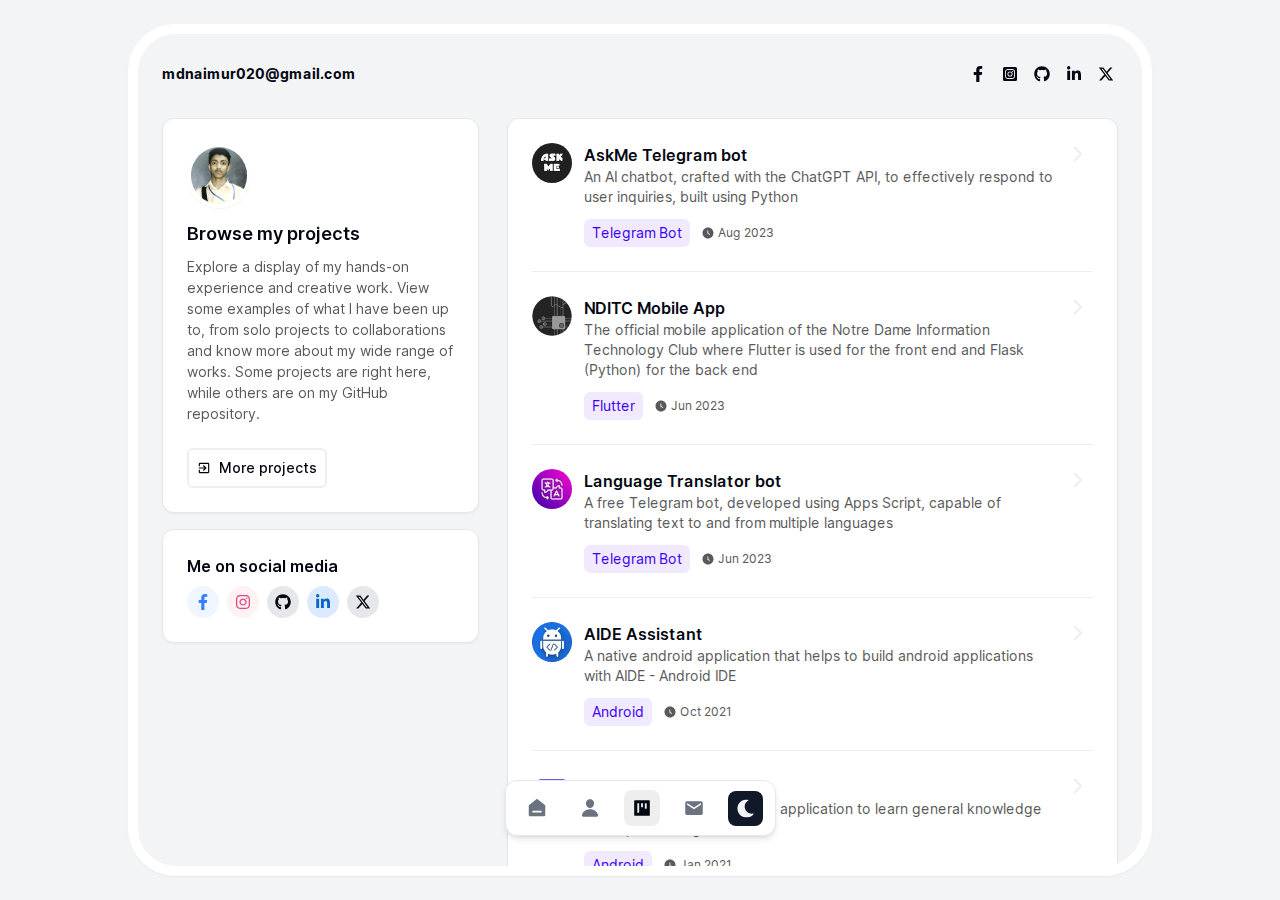
<file: projects/index.html>
<!DOCTYPE html><html lang="en"><head><meta charSet="utf-8"/><meta name="viewport" content="width=device-width, initial-scale=1"/><link rel="preload" as="image" href="/images/icons/askme.jpg"/><link rel="preload" as="image" href="/images/icons/nditc.png"/><link rel="preload" as="image" href="/images/icons/translator.jpg"/><link rel="preload" as="image" href="/images/icons/aide-assistant.jpeg"/><link rel="preload" as="image" href="/images/icons/olgk.png"/><link rel="stylesheet" href="/_next/static/css/a3f29d7ea0ee9f75.css" data-precedence="next"/><link rel="preload" as="script" fetchPriority="low" href="/_next/static/chunks/webpack-b2b34c774f4791b2.js"/><script src="/_next/static/chunks/fd9d1056-121e52b18ff0a3a9.js" async=""></script><script src="/_next/static/chunks/23-5258721a9da65eaf.js" async=""></script><script src="/_next/static/chunks/main-app-b07ee85b4da109da.js" async=""></script><script src="/_next/static/chunks/231-7837c6e138ba1d39.js" async=""></script><script src="/_next/static/chunks/173-183ba7b838d6df8e.js" async=""></script><script src="/_next/static/chunks/app/projects/page-83886ed16f5831ac.js" async=""></script><script src="/_next/static/chunks/5e22fd23-b8d2bc04f861422c.js" async=""></script><script src="/_next/static/chunks/94730671-3c4474621680541e.js" async=""></script><script src="/_next/static/chunks/9c4e2130-a71c512130698e70.js" async=""></script><script src="/_next/static/chunks/8e1d74a4-b36c5fe6c4bad18d.js" async=""></script><script src="/_next/static/chunks/479ba886-f88caf27a9ac6638.js" async=""></script><script src="/_next/static/chunks/851-03c4df209a66c577.js" async=""></script><script src="/_next/static/chunks/app/layout-62a0d9221a2302bf.js" async=""></script><link rel="preload" href="https://www.googletagmanager.com/gtag/js?id=G-RDVW4QEG7M" as="script"/><title>Projects - Md. Naimur Rahman</title><meta name="description" content="A full-stack mobile application and web developer with expertise in native Android application development, cross-platform application development with Flutter, website and web-app development with React, NextJS and backend development with Python Flask"/><meta name="author" content="Md. Naimur Rahman"/><link rel="manifest" href="https://mdnaimur0.github.io/manifest.json" crossorigin="use-credentials"/><meta name="keywords" content="Md. Naimur Rahman,Md. Naimur Rahman&#x27;s portfolio,naimur,mdnaimur,mdnaimur020,naimur&#x27;s portfolio website,মোঃ নাইমুর রহমান"/><meta name="creator" content="Md. Naimur Rahman"/><meta name="publisher" content="Md. Naimur Rahman"/><link rel="canonical" href="https://mdnaimur0.github.io/projects/"/><meta name="google-site-verification" content="Xtjpzqm-ULL5RGBrvgc3NCIFp7jcQKL1RV1DxEjSZ-Q"/><meta property="og:title" content="Projects - Md. Naimur Rahman"/><meta property="og:description" content="A full-stack mobile application and web developer with expertise in native Android application development, cross-platform application development with Flutter, website and web-app development with React, NextJS and backend development with Python Flask"/><meta property="og:image:type" content="image/png"/><meta property="og:image:width" content="1200"/><meta property="og:image:height" content="630"/><meta property="og:image" content="https://mdnaimur0.github.io/opengraph-image.png?531a07b3f1914bd6"/><meta name="twitter:card" content="summary_large_image"/><meta name="twitter:title" content="Projects - Md. Naimur Rahman"/><meta name="twitter:description" content="A full-stack mobile application and web developer with expertise in native Android application development, cross-platform application development with Flutter, website and web-app development with React, NextJS and backend development with Python Flask"/><meta name="twitter:image:type" content="image/png"/><meta name="twitter:image:width" content="1200"/><meta name="twitter:image:height" content="630"/><meta name="twitter:image" content="https://mdnaimur0.github.io/opengraph-image.png?531a07b3f1914bd6"/><link rel="icon" href="/favicon.ico" type="image/x-icon" sizes="16x16"/><link rel="icon" href="/icon.png?e217e42e6c603a97" type="image/png" sizes="512x512"/><link rel="apple-touch-icon" href="/apple-icon.png?480850b7475132ea" type="image/png" sizes="180x180"/><script src="/_next/static/chunks/polyfills-78c92fac7aa8fdd8.js" noModule=""></script></head><body class="__className_aaf875"><script>!function(){try{var d=document.documentElement,c=d.classList;c.remove('light','dark');var e=localStorage.getItem('theme');if(e){c.add(e|| '')}else{c.add('light');}if(e==='light'||e==='dark'||!e)d.style.colorScheme=e||'light'}catch(t){}}();</script><style>#nprogress{pointer-events:none}#nprogress .bar{background:hsl(var(--primary));position:fixed;z-index:1600;top: 0;left:0;width:100%;height:3px}#nprogress .peg{display:block;position:absolute;right:0;width:100px;height:100%;box-shadow:0 0 10px hsl(var(--primary)),0 0 5px hsl(var(--primary));opacity:1;-webkit-transform:rotate(3deg) translate(0px,-4px);-ms-transform:rotate(3deg) translate(0px,-4px);transform:rotate(3deg) translate(0px,-4px)}#nprogress .spinner{display:block;position:fixed;z-index:1600;top: 15px;right:15px}#nprogress .spinner-icon{width:18px;height:18px;box-sizing:border-box;border:2px solid transparent;border-top-color:hsl(var(--primary));border-left-color:hsl(var(--primary));border-radius:50%;-webkit-animation:nprogress-spinner 400ms linear infinite;animation:nprogress-spinner 400ms linear infinite}.nprogress-custom-parent{overflow:hidden;position:relative}.nprogress-custom-parent #nprogress .bar,.nprogress-custom-parent #nprogress .spinner{position:absolute}@-webkit-keyframes nprogress-spinner{0%{-webkit-transform:rotate(0deg)}100%{-webkit-transform:rotate(360deg)}}@keyframes nprogress-spinner{0%{transform:rotate(0deg)}100%{transform:rotate(360deg)}}</style><div class="mx-auto flex h-full w-full flex-col overflow-hidden md:max-w-5xl md:rounded-[48px] md:border-[10px] md:border-background md:shadow-sm md:dark:border-secondary"><div class="overflow-auto md:py-5"><div class="mt-2 flex flex-wrap items-center justify-between gap-2 px-4 md:px-6 py-2 md:mt-0"><a href="mailto:mdnaimur020@gmail.com" target="_blank" class="text-sm font-[700] text-foreground">mdnaimur020@gmail.com</a><div class="flex gap-2 max-sm:hidden"><a href="https://www.facebook.com/mdnaimur0" target="_blank" class="p-1 hover:text-primary" aria-label="Facebook account"><svg stroke="currentColor" fill="currentColor" stroke-width="0" viewBox="0 0 320 512" height="1em" width="1em" xmlns="http://www.w3.org/2000/svg"><path d="M279.14 288l14.22-92.66h-88.91v-60.13c0-25.35 12.42-50.06 52.24-50.06h40.42V6.26S260.43 0 225.36 0c-73.22 0-121.08 44.38-121.08 124.72v70.62H22.89V288h81.39v224h100.17V288z"></path></svg></a><a href="https://www.instagram.com/mdnaimur0" target="_blank" class="p-1  hover:text-primary" aria-label="Instagram account"><svg stroke="currentColor" fill="currentColor" stroke-width="0" viewBox="0 0 448 512" height="1em" width="1em" xmlns="http://www.w3.org/2000/svg"><path d="M224,202.66A53.34,53.34,0,1,0,277.36,256,53.38,53.38,0,0,0,224,202.66Zm124.71-41a54,54,0,0,0-30.41-30.41c-21-8.29-71-6.43-94.3-6.43s-73.25-1.93-94.31,6.43a54,54,0,0,0-30.41,30.41c-8.28,21-6.43,71.05-6.43,94.33S91,329.26,99.32,350.33a54,54,0,0,0,30.41,30.41c21,8.29,71,6.43,94.31,6.43s73.24,1.93,94.3-6.43a54,54,0,0,0,30.41-30.41c8.35-21,6.43-71.05,6.43-94.33S357.1,182.74,348.75,161.67ZM224,338a82,82,0,1,1,82-82A81.9,81.9,0,0,1,224,338Zm85.38-148.3a19.14,19.14,0,1,1,19.13-19.14A19.1,19.1,0,0,1,309.42,189.74ZM400,32H48A48,48,0,0,0,0,80V432a48,48,0,0,0,48,48H400a48,48,0,0,0,48-48V80A48,48,0,0,0,400,32ZM382.88,322c-1.29,25.63-7.14,48.34-25.85,67s-41.4,24.63-67,25.85c-26.41,1.49-105.59,1.49-132,0-25.63-1.29-48.26-7.15-67-25.85s-24.63-41.42-25.85-67c-1.49-26.42-1.49-105.61,0-132,1.29-25.63,7.07-48.34,25.85-67s41.47-24.56,67-25.78c26.41-1.49,105.59-1.49,132,0,25.63,1.29,48.33,7.15,67,25.85s24.63,41.42,25.85,67.05C384.37,216.44,384.37,295.56,382.88,322Z"></path></svg></a><a href="https://github.com/mdnaimur0" target="_blank" class="p-1  hover:text-primary" aria-label="Github account"><svg stroke="currentColor" fill="currentColor" stroke-width="0" viewBox="0 0 496 512" height="1em" width="1em" xmlns="http://www.w3.org/2000/svg"><path d="M165.9 397.4c0 2-2.3 3.6-5.2 3.6-3.3.3-5.6-1.3-5.6-3.6 0-2 2.3-3.6 5.2-3.6 3-.3 5.6 1.3 5.6 3.6zm-31.1-4.5c-.7 2 1.3 4.3 4.3 4.9 2.6 1 5.6 0 6.2-2s-1.3-4.3-4.3-5.2c-2.6-.7-5.5.3-6.2 2.3zm44.2-1.7c-2.9.7-4.9 2.6-4.6 4.9.3 2 2.9 3.3 5.9 2.6 2.9-.7 4.9-2.6 4.6-4.6-.3-1.9-3-3.2-5.9-2.9zM244.8 8C106.1 8 0 113.3 0 252c0 110.9 69.8 205.8 169.5 239.2 12.8 2.3 17.3-5.6 17.3-12.1 0-6.2-.3-40.4-.3-61.4 0 0-70 15-84.7-29.8 0 0-11.4-29.1-27.8-36.6 0 0-22.9-15.7 1.6-15.4 0 0 24.9 2 38.6 25.8 21.9 38.6 58.6 27.5 72.9 20.9 2.3-16 8.8-27.1 16-33.7-55.9-6.2-112.3-14.3-112.3-110.5 0-27.5 7.6-41.3 23.6-58.9-2.6-6.5-11.1-33.3 2.6-67.9 20.9-6.5 69 27 69 27 20-5.6 41.5-8.5 62.8-8.5s42.8 2.9 62.8 8.5c0 0 48.1-33.6 69-27 13.7 34.7 5.2 61.4 2.6 67.9 16 17.7 25.8 31.5 25.8 58.9 0 96.5-58.9 104.2-114.8 110.5 9.2 7.9 17 22.9 17 46.4 0 33.7-.3 75.4-.3 83.6 0 6.5 4.6 14.4 17.3 12.1C428.2 457.8 496 362.9 496 252 496 113.3 383.5 8 244.8 8zM97.2 352.9c-1.3 1-1 3.3.7 5.2 1.6 1.6 3.9 2.3 5.2 1 1.3-1 1-3.3-.7-5.2-1.6-1.6-3.9-2.3-5.2-1zm-10.8-8.1c-.7 1.3.3 2.9 2.3 3.9 1.6 1 3.6.7 4.3-.7.7-1.3-.3-2.9-2.3-3.9-2-.6-3.6-.3-4.3.7zm32.4 35.6c-1.6 1.3-1 4.3 1.3 6.2 2.3 2.3 5.2 2.6 6.5 1 1.3-1.3.7-4.3-1.3-6.2-2.2-2.3-5.2-2.6-6.5-1zm-11.4-14.7c-1.6 1-1.6 3.6 0 5.9 1.6 2.3 4.3 3.3 5.6 2.3 1.6-1.3 1.6-3.9 0-6.2-1.4-2.3-4-3.3-5.6-2z"></path></svg></a><a href="https://www.linkedin.com/in/mdnaimur0" target="_blank" class="p-1  hover:text-primary" aria-label="Linkedin account"><svg stroke="currentColor" fill="currentColor" stroke-width="0" viewBox="0 0 448 512" height="1em" width="1em" xmlns="http://www.w3.org/2000/svg"><path d="M100.28 448H7.4V148.9h92.88zM53.79 108.1C24.09 108.1 0 83.5 0 53.8a53.79 53.79 0 0 1 107.58 0c0 29.7-24.1 54.3-53.79 54.3zM447.9 448h-92.68V302.4c0-34.7-.7-79.2-48.29-79.2-48.29 0-55.69 37.7-55.69 76.7V448h-92.78V148.9h89.08v40.8h1.3c12.4-23.5 42.69-48.3 87.88-48.3 94 0 111.28 61.9 111.28 142.3V448z"></path></svg></a><a href="https://www.x.com/mdnaimur0" target="_blank" class="p-1  hover:text-primary" aria-label="X account"><svg stroke="currentColor" fill="currentColor" stroke-width="0" viewBox="0 0 512 512" height="1em" width="1em" xmlns="http://www.w3.org/2000/svg"><path d="M389.2 48h70.6L305.6 224.2 487 464H345L233.7 318.6 106.5 464H35.8L200.7 275.5 26.8 48H172.4L272.9 180.9 389.2 48zM364.4 421.8h39.1L151.1 88h-42L364.4 421.8z"></path></svg></a></div></div><main class="flex-grow"><div class="grid auto-cols-fr grid-cols-[1fr] grid-rows-[auto] items-start gap-x-7 gap-y-4 p-4 md:grid-cols-[.7fr_1fr] md:gap-y-7 md:p-6 lg:grid-cols-[.52fr_1fr]"><div class="md:sticky md:top-3"><div class="rounded-xl border bg-background text-foreground shadow-sm dark:bg-secondary mb-4 p-6" style="text-decoration:none"><img alt="Md. Naimur Rahman" loading="lazy" width="64" height="64" decoding="async" data-nimg="1" class="rounded-full border-4 border-[white] shadow-sm mb-3" style="color:transparent" src="/images/md-naimur-rahman-80.jpg"/><h1 class="mb-2 text-lg font-[600]">Browse my projects</h1><p class="mb-6 text-sm leading-normal text-grey">Explore a display of my hands-on experience and creative work. View some examples of what I have been up to, from solo projects to collaborations and know more about my wide range of works. Some projects are right here, while others are on my GitHub repository.</p><a class="flex w-fit items-center gap-2 rounded-md border-2 border-divider px-2 py-2 text-sm font-[500] text-foreground transition-all duration-300 ease-in-out hover:scale-95 hover:border-foreground hover:bg-foreground hover:text-background" href="https://github.com/mdnaimur0?tab=repositories" target="_blank" title="More projects"><svg stroke="currentColor" fill="currentColor" stroke-width="0" viewBox="0 0 24 24" height="1em" width="1em" xmlns="http://www.w3.org/2000/svg"><path fill="none" d="M0 0h24v24H0z"></path><path d="M10.09 15.59 11.5 17l5-5-5-5-1.41 1.41L12.67 11H3v2h9.67l-2.58 2.59zM19 3H5a2 2 0 0 0-2 2v4h2V5h14v14H5v-4H3v4a2 2 0 0 0 2 2h14c1.1 0 2-.9 2-2V5c0-1.1-.9-2-2-2z"></path></svg> More projects</a></div><div class="rounded-xl border bg-background text-foreground shadow-sm dark:bg-secondary p-6" style="text-decoration:none"><h2 class="mb-2 text-base font-[600]">Me on social media</h2><div class="flex items-center justify-center gap-2 w-fit"><a href="https://www.facebook.com/mdnaimur0" target="_blank" class="rounded-full bg-blue-50 p-2 text-[#337fff] hover:-translate-y-px dark:bg-[#526f9e77]" aria-label="Facebook account"><svg stroke="currentColor" fill="currentColor" stroke-width="0" viewBox="0 0 320 512" height="1em" width="1em" xmlns="http://www.w3.org/2000/svg"><path d="M279.14 288l14.22-92.66h-88.91v-60.13c0-25.35 12.42-50.06 52.24-50.06h40.42V6.26S260.43 0 225.36 0c-73.22 0-121.08 44.38-121.08 124.72v70.62H22.89V288h81.39v224h100.17V288z"></path></svg></a><a href="https://www.instagram.com/mdnaimur0" target="_blank" class="rounded-full bg-red-50 p-2 text-[#e44385] hover:-translate-y-px dark:bg-[#7b5b5b76]" aria-label="Instagram account"><svg stroke="currentColor" fill="currentColor" stroke-width="0" viewBox="0 0 448 512" height="1em" width="1em" xmlns="http://www.w3.org/2000/svg"><path d="M224.1 141c-63.6 0-114.9 51.3-114.9 114.9s51.3 114.9 114.9 114.9S339 319.5 339 255.9 287.7 141 224.1 141zm0 189.6c-41.1 0-74.7-33.5-74.7-74.7s33.5-74.7 74.7-74.7 74.7 33.5 74.7 74.7-33.6 74.7-74.7 74.7zm146.4-194.3c0 14.9-12 26.8-26.8 26.8-14.9 0-26.8-12-26.8-26.8s12-26.8 26.8-26.8 26.8 12 26.8 26.8zm76.1 27.2c-1.7-35.9-9.9-67.7-36.2-93.9-26.2-26.2-58-34.4-93.9-36.2-37-2.1-147.9-2.1-184.9 0-35.8 1.7-67.6 9.9-93.9 36.1s-34.4 58-36.2 93.9c-2.1 37-2.1 147.9 0 184.9 1.7 35.9 9.9 67.7 36.2 93.9s58 34.4 93.9 36.2c37 2.1 147.9 2.1 184.9 0 35.9-1.7 67.7-9.9 93.9-36.2 26.2-26.2 34.4-58 36.2-93.9 2.1-37 2.1-147.8 0-184.8zM398.8 388c-7.8 19.6-22.9 34.7-42.6 42.6-29.5 11.7-99.5 9-132.1 9s-102.7 2.6-132.1-9c-19.6-7.8-34.7-22.9-42.6-42.6-11.7-29.5-9-99.5-9-132.1s-2.6-102.7 9-132.1c7.8-19.6 22.9-34.7 42.6-42.6 29.5-11.7 99.5-9 132.1-9s102.7-2.6 132.1 9c19.6 7.8 34.7 22.9 42.6 42.6 11.7 29.5 9 99.5 9 132.1s2.7 102.7-9 132.1z"></path></svg></a><a href="https://github.com/mdnaimur0" target="_blank" class="rounded-full bg-gray-200 p-2 text-foreground hover:-translate-y-px dark:bg-gray-700" aria-label="Github account"><svg stroke="currentColor" fill="currentColor" stroke-width="0" viewBox="0 0 496 512" height="1em" width="1em" xmlns="http://www.w3.org/2000/svg"><path d="M165.9 397.4c0 2-2.3 3.6-5.2 3.6-3.3.3-5.6-1.3-5.6-3.6 0-2 2.3-3.6 5.2-3.6 3-.3 5.6 1.3 5.6 3.6zm-31.1-4.5c-.7 2 1.3 4.3 4.3 4.9 2.6 1 5.6 0 6.2-2s-1.3-4.3-4.3-5.2c-2.6-.7-5.5.3-6.2 2.3zm44.2-1.7c-2.9.7-4.9 2.6-4.6 4.9.3 2 2.9 3.3 5.9 2.6 2.9-.7 4.9-2.6 4.6-4.6-.3-1.9-3-3.2-5.9-2.9zM244.8 8C106.1 8 0 113.3 0 252c0 110.9 69.8 205.8 169.5 239.2 12.8 2.3 17.3-5.6 17.3-12.1 0-6.2-.3-40.4-.3-61.4 0 0-70 15-84.7-29.8 0 0-11.4-29.1-27.8-36.6 0 0-22.9-15.7 1.6-15.4 0 0 24.9 2 38.6 25.8 21.9 38.6 58.6 27.5 72.9 20.9 2.3-16 8.8-27.1 16-33.7-55.9-6.2-112.3-14.3-112.3-110.5 0-27.5 7.6-41.3 23.6-58.9-2.6-6.5-11.1-33.3 2.6-67.9 20.9-6.5 69 27 69 27 20-5.6 41.5-8.5 62.8-8.5s42.8 2.9 62.8 8.5c0 0 48.1-33.6 69-27 13.7 34.7 5.2 61.4 2.6 67.9 16 17.7 25.8 31.5 25.8 58.9 0 96.5-58.9 104.2-114.8 110.5 9.2 7.9 17 22.9 17 46.4 0 33.7-.3 75.4-.3 83.6 0 6.5 4.6 14.4 17.3 12.1C428.2 457.8 496 362.9 496 252 496 113.3 383.5 8 244.8 8zM97.2 352.9c-1.3 1-1 3.3.7 5.2 1.6 1.6 3.9 2.3 5.2 1 1.3-1 1-3.3-.7-5.2-1.6-1.6-3.9-2.3-5.2-1zm-10.8-8.1c-.7 1.3.3 2.9 2.3 3.9 1.6 1 3.6.7 4.3-.7.7-1.3-.3-2.9-2.3-3.9-2-.6-3.6-.3-4.3.7zm32.4 35.6c-1.6 1.3-1 4.3 1.3 6.2 2.3 2.3 5.2 2.6 6.5 1 1.3-1.3.7-4.3-1.3-6.2-2.2-2.3-5.2-2.6-6.5-1zm-11.4-14.7c-1.6 1-1.6 3.6 0 5.9 1.6 2.3 4.3 3.3 5.6 2.3 1.6-1.3 1.6-3.9 0-6.2-1.4-2.3-4-3.3-5.6-2z"></path></svg></a><a href="https://www.linkedin.com/in/mdnaimur0" target="_blank" class="rounded-full bg-blue-100 p-2 text-[#0a66c2] hover:-translate-y-px dark:bg-[#36516c70]" aria-label="Linkedin account"><svg stroke="currentColor" fill="currentColor" stroke-width="0" viewBox="0 0 448 512" height="1em" width="1em" xmlns="http://www.w3.org/2000/svg"><path d="M100.28 448H7.4V148.9h92.88zM53.79 108.1C24.09 108.1 0 83.5 0 53.8a53.79 53.79 0 0 1 107.58 0c0 29.7-24.1 54.3-53.79 54.3zM447.9 448h-92.68V302.4c0-34.7-.7-79.2-48.29-79.2-48.29 0-55.69 37.7-55.69 76.7V448h-92.78V148.9h89.08v40.8h1.3c12.4-23.5 42.69-48.3 87.88-48.3 94 0 111.28 61.9 111.28 142.3V448z"></path></svg></a><a href="https://x.com/mdnaimur0" target="_blank" class="rounded-full bg-gray-200 p-2 text-foreground hover:-translate-y-px dark:bg-gray-700" aria-label="X account"><svg stroke="currentColor" fill="currentColor" stroke-width="0" viewBox="0 0 512 512" height="1em" width="1em" xmlns="http://www.w3.org/2000/svg"><path d="M389.2 48h70.6L305.6 224.2 487 464H345L233.7 318.6 106.5 464H35.8L200.7 275.5 26.8 48H172.4L272.9 180.9 389.2 48zM364.4 421.8h39.1L151.1 88h-42L364.4 421.8z"></path></svg></a></div></div></div><div class="rounded-xl border bg-background text-foreground shadow-sm dark:bg-secondary p-6" style="text-decoration:none"><ul role="list" class="divide-y divide-divider"><li class="group/item cursor-pointer pb-6 pt-6 first:pt-0 last:pb-0"><a class="flex flex-col gap-3 sm:flex-row" href="/projects/askme-bot/"><img class="h-10 w-10 rounded-full object-cover" alt="AskMe Telegram bot" src="/images/icons/askme.jpg" width="40" height="40"/><div class="flex md:gap-2"><div><h3 class="text-base font-[600] group-hover/item:text-primary">AskMe Telegram bot</h3><p class="mb-3 text-sm text-grey dark:text-gray-400">An AI chatbot, crafted with the ChatGPT API, to effectively respond to user inquiries, built using Python</p><div class="hidden flex-col items-start gap-3 sm:max-md:flex-row sm:max-md:items-center md:flex lg:flex-row lg:items-center"><div class="inline-block rounded-md bg-[#f1eaff] px-2 py-1 text-sm text-[#3A00F5] dark:bg-purple-700 dark:bg-opacity-20 dark:text-foreground">Telegram Bot</div><div class="flex items-center justify-center gap-1 text-xs text-grey dark:text-gray-400"><svg stroke="currentColor" fill="currentColor" stroke-width="0" viewBox="0 0 24 24" height="1em" width="1em" xmlns="http://www.w3.org/2000/svg"><path d="M1 12C1 5.925 5.925 1 12 1s11 4.925 11 11-4.925 11-11 11S1 18.075 1 12Zm11.575-4.75a.825.825 0 1 0-1.65 0v5.5c0 .296.159.57.416.716l3.5 2a.825.825 0 0 0 .818-1.432l-3.084-1.763Z"></path></svg> <!-- -->Aug 2023</div></div></div><div class="me-1 hidden text-divider transition-all group-hover/item:me-0 group-hover/item:ps-1 group-hover/item:text-primary md:block"><svg stroke="currentColor" fill="currentColor" stroke-width="0" viewBox="0 0 512 512" height="22" width="22" xmlns="http://www.w3.org/2000/svg"><path d="M294.1 256L167 129c-9.4-9.4-9.4-24.6 0-33.9s24.6-9.3 34 0L345 239c9.1 9.1 9.3 23.7.7 33.1L201.1 417c-4.7 4.7-10.9 7-17 7s-12.3-2.3-17-7c-9.4-9.4-9.4-24.6 0-33.9l127-127.1z"></path></svg></div></div></a></li><li class="group/item cursor-pointer pb-6 pt-6 first:pt-0 last:pb-0"><a class="flex flex-col gap-3 sm:flex-row" href="/projects/nditc-mobile-app/"><img class="h-10 w-10 rounded-full object-cover" alt="NDITC Mobile App" src="/images/icons/nditc.png" width="40" height="40"/><div class="flex md:gap-2"><div><h3 class="text-base font-[600] group-hover/item:text-primary">NDITC Mobile App</h3><p class="mb-3 text-sm text-grey dark:text-gray-400">The official mobile application of the Notre Dame Information Technology Club where Flutter is used for the front end and Flask (Python) for the back end</p><div class="hidden flex-col items-start gap-3 sm:max-md:flex-row sm:max-md:items-center md:flex lg:flex-row lg:items-center"><div class="inline-block rounded-md bg-[#f1eaff] px-2 py-1 text-sm text-[#3A00F5] dark:bg-purple-700 dark:bg-opacity-20 dark:text-foreground">Flutter</div><div class="flex items-center justify-center gap-1 text-xs text-grey dark:text-gray-400"><svg stroke="currentColor" fill="currentColor" stroke-width="0" viewBox="0 0 24 24" height="1em" width="1em" xmlns="http://www.w3.org/2000/svg"><path d="M1 12C1 5.925 5.925 1 12 1s11 4.925 11 11-4.925 11-11 11S1 18.075 1 12Zm11.575-4.75a.825.825 0 1 0-1.65 0v5.5c0 .296.159.57.416.716l3.5 2a.825.825 0 0 0 .818-1.432l-3.084-1.763Z"></path></svg> <!-- -->Jun 2023</div></div></div><div class="me-1 hidden text-divider transition-all group-hover/item:me-0 group-hover/item:ps-1 group-hover/item:text-primary md:block"><svg stroke="currentColor" fill="currentColor" stroke-width="0" viewBox="0 0 512 512" height="22" width="22" xmlns="http://www.w3.org/2000/svg"><path d="M294.1 256L167 129c-9.4-9.4-9.4-24.6 0-33.9s24.6-9.3 34 0L345 239c9.1 9.1 9.3 23.7.7 33.1L201.1 417c-4.7 4.7-10.9 7-17 7s-12.3-2.3-17-7c-9.4-9.4-9.4-24.6 0-33.9l127-127.1z"></path></svg></div></div></a></li><li class="group/item cursor-pointer pb-6 pt-6 first:pt-0 last:pb-0"><a class="flex flex-col gap-3 sm:flex-row" href="/projects/translator-bot/"><img class="h-10 w-10 rounded-full object-cover" alt="Language Translator bot" src="/images/icons/translator.jpg" width="40" height="40"/><div class="flex md:gap-2"><div><h3 class="text-base font-[600] group-hover/item:text-primary">Language Translator bot</h3><p class="mb-3 text-sm text-grey dark:text-gray-400">A free Telegram bot, developed using Apps Script, capable of translating text to and from multiple languages</p><div class="hidden flex-col items-start gap-3 sm:max-md:flex-row sm:max-md:items-center md:flex lg:flex-row lg:items-center"><div class="inline-block rounded-md bg-[#f1eaff] px-2 py-1 text-sm text-[#3A00F5] dark:bg-purple-700 dark:bg-opacity-20 dark:text-foreground">Telegram Bot</div><div class="flex items-center justify-center gap-1 text-xs text-grey dark:text-gray-400"><svg stroke="currentColor" fill="currentColor" stroke-width="0" viewBox="0 0 24 24" height="1em" width="1em" xmlns="http://www.w3.org/2000/svg"><path d="M1 12C1 5.925 5.925 1 12 1s11 4.925 11 11-4.925 11-11 11S1 18.075 1 12Zm11.575-4.75a.825.825 0 1 0-1.65 0v5.5c0 .296.159.57.416.716l3.5 2a.825.825 0 0 0 .818-1.432l-3.084-1.763Z"></path></svg> <!-- -->Jun 2023</div></div></div><div class="me-1 hidden text-divider transition-all group-hover/item:me-0 group-hover/item:ps-1 group-hover/item:text-primary md:block"><svg stroke="currentColor" fill="currentColor" stroke-width="0" viewBox="0 0 512 512" height="22" width="22" xmlns="http://www.w3.org/2000/svg"><path d="M294.1 256L167 129c-9.4-9.4-9.4-24.6 0-33.9s24.6-9.3 34 0L345 239c9.1 9.1 9.3 23.7.7 33.1L201.1 417c-4.7 4.7-10.9 7-17 7s-12.3-2.3-17-7c-9.4-9.4-9.4-24.6 0-33.9l127-127.1z"></path></svg></div></div></a></li><li class="group/item cursor-pointer pb-6 pt-6 first:pt-0 last:pb-0"><a class="flex flex-col gap-3 sm:flex-row" href="/projects/aide-assistant/"><img class="h-10 w-10 rounded-full object-cover" alt="AIDE Assistant" src="/images/icons/aide-assistant.jpeg" width="40" height="40"/><div class="flex md:gap-2"><div><h3 class="text-base font-[600] group-hover/item:text-primary">AIDE Assistant</h3><p class="mb-3 text-sm text-grey dark:text-gray-400">A native android application that helps to build android applications with AIDE - Android IDE</p><div class="hidden flex-col items-start gap-3 sm:max-md:flex-row sm:max-md:items-center md:flex lg:flex-row lg:items-center"><div class="inline-block rounded-md bg-[#f1eaff] px-2 py-1 text-sm text-[#3A00F5] dark:bg-purple-700 dark:bg-opacity-20 dark:text-foreground">Android</div><div class="flex items-center justify-center gap-1 text-xs text-grey dark:text-gray-400"><svg stroke="currentColor" fill="currentColor" stroke-width="0" viewBox="0 0 24 24" height="1em" width="1em" xmlns="http://www.w3.org/2000/svg"><path d="M1 12C1 5.925 5.925 1 12 1s11 4.925 11 11-4.925 11-11 11S1 18.075 1 12Zm11.575-4.75a.825.825 0 1 0-1.65 0v5.5c0 .296.159.57.416.716l3.5 2a.825.825 0 0 0 .818-1.432l-3.084-1.763Z"></path></svg> <!-- -->Oct 2021</div></div></div><div class="me-1 hidden text-divider transition-all group-hover/item:me-0 group-hover/item:ps-1 group-hover/item:text-primary md:block"><svg stroke="currentColor" fill="currentColor" stroke-width="0" viewBox="0 0 512 512" height="22" width="22" xmlns="http://www.w3.org/2000/svg"><path d="M294.1 256L167 129c-9.4-9.4-9.4-24.6 0-33.9s24.6-9.3 34 0L345 239c9.1 9.1 9.3 23.7.7 33.1L201.1 417c-4.7 4.7-10.9 7-17 7s-12.3-2.3-17-7c-9.4-9.4-9.4-24.6 0-33.9l127-127.1z"></path></svg></div></div></a></li><li class="group/item cursor-pointer pb-6 pt-6 first:pt-0 last:pb-0"><a class="flex flex-col gap-3 sm:flex-row" href="/projects/offlearn-gk/"><img class="h-10 w-10 rounded-full object-cover" alt="OffLearn GK" src="/images/icons/olgk.png" width="40" height="40"/><div class="flex md:gap-2"><div><h3 class="text-base font-[600] group-hover/item:text-primary">OffLearn GK</h3><p class="mb-3 text-sm text-grey dark:text-gray-400">An interactive native android application to learn general knowledge offline, built using Java</p><div class="hidden flex-col items-start gap-3 sm:max-md:flex-row sm:max-md:items-center md:flex lg:flex-row lg:items-center"><div class="inline-block rounded-md bg-[#f1eaff] px-2 py-1 text-sm text-[#3A00F5] dark:bg-purple-700 dark:bg-opacity-20 dark:text-foreground">Android</div><div class="flex items-center justify-center gap-1 text-xs text-grey dark:text-gray-400"><svg stroke="currentColor" fill="currentColor" stroke-width="0" viewBox="0 0 24 24" height="1em" width="1em" xmlns="http://www.w3.org/2000/svg"><path d="M1 12C1 5.925 5.925 1 12 1s11 4.925 11 11-4.925 11-11 11S1 18.075 1 12Zm11.575-4.75a.825.825 0 1 0-1.65 0v5.5c0 .296.159.57.416.716l3.5 2a.825.825 0 0 0 .818-1.432l-3.084-1.763Z"></path></svg> <!-- -->Jan 2021</div></div></div><div class="me-1 hidden text-divider transition-all group-hover/item:me-0 group-hover/item:ps-1 group-hover/item:text-primary md:block"><svg stroke="currentColor" fill="currentColor" stroke-width="0" viewBox="0 0 512 512" height="22" width="22" xmlns="http://www.w3.org/2000/svg"><path d="M294.1 256L167 129c-9.4-9.4-9.4-24.6 0-33.9s24.6-9.3 34 0L345 239c9.1 9.1 9.3 23.7.7 33.1L201.1 417c-4.7 4.7-10.9 7-17 7s-12.3-2.3-17-7c-9.4-9.4-9.4-24.6 0-33.9l127-127.1z"></path></svg></div></div></a></li></ul></div></div></main><div class="flex items-center justify-center px-4 pb-10 pt-10 text-center md:px-6"><p class="text-grey">Copyright © <!-- -->2024<!-- --> by Md. Naimur Rahman | All Rights Reserved</p></div><div class="h-16"></div><div class="fixed bottom-0 left-0 right-0 z-50 mx-auto mb-8 w-min bg-[transparent] md:mb-16"><div class="mx-auto flex items-center justify-between gap-4 rounded-xl border border-border dark:border-[#1a222e] bg-background px-3 py-2 shadow-md dark:bg-secondary"><a title="Home" class="flex items-center justify-center rounded-lg p-2 transition-colors hover:bg-[#eee] hover:text-foreground dark:hover:bg-[#373851] text-muted-foreground" href="/"><svg stroke="currentColor" fill="currentColor" stroke-width="0" viewBox="0 0 24 24" height="22" width="22" xmlns="http://www.w3.org/2000/svg"><path d="M21 20C21 20.5523 20.5523 21 20 21H4C3.44772 21 3 20.5523 3 20V9.48907C3 9.18048 3.14247 8.88917 3.38606 8.69972L11.3861 2.47749C11.7472 2.19663 12.2528 2.19663 12.6139 2.47749L20.6139 8.69972C20.8575 8.88917 21 9.18048 21 9.48907V20ZM7 15V17H17V15H7Z"></path></svg></a><a title="About" class="flex items-center justify-center rounded-lg p-2 transition-colors hover:bg-[#eee] hover:text-foreground dark:hover:bg-[#373851] text-muted-foreground" href="/about/"><svg stroke="currentColor" fill="currentColor" stroke-width="0" viewBox="0 0 512 512" height="20" width="20" xmlns="http://www.w3.org/2000/svg"><path d="M332.64 64.58C313.18 43.57 286 32 256 32c-30.16 0-57.43 11.5-76.8 32.38-19.58 21.11-29.12 49.8-26.88 80.78C156.76 206.28 203.27 256 256 256s99.16-49.71 103.67-110.82c2.27-30.7-7.33-59.33-27.03-80.6zM432 480H80a31 31 0 0 1-24.2-11.13c-6.5-7.77-9.12-18.38-7.18-29.11C57.06 392.94 83.4 353.61 124.8 326c36.78-24.51 83.37-38 131.2-38s94.42 13.5 131.2 38c41.4 27.6 67.74 66.93 76.18 113.75 1.94 10.73-.68 21.34-7.18 29.11A31 31 0 0 1 432 480z"></path></svg></a><a title="Projects" class="flex items-center justify-center rounded-lg p-2 transition-colors hover:bg-[#eee] hover:text-foreground dark:hover:bg-[#373851] bg-[#eee] text-foreground dark:bg-[#373851]" href="/projects/"><svg stroke="currentColor" fill="currentColor" stroke-width="0" viewBox="0 0 1024 1024" height="20" width="20" xmlns="http://www.w3.org/2000/svg"><path d="M880 112H144c-17.7 0-32 14.3-32 32v736c0 17.7 14.3 32 32 32h736c17.7 0 32-14.3 32-32V144c0-17.7-14.3-32-32-32zM368 744c0 4.4-3.6 8-8 8h-80c-4.4 0-8-3.6-8-8V280c0-4.4 3.6-8 8-8h80c4.4 0 8 3.6 8 8v464zm192-280c0 4.4-3.6 8-8 8h-80c-4.4 0-8-3.6-8-8V280c0-4.4 3.6-8 8-8h80c4.4 0 8 3.6 8 8v184zm192 72c0 4.4-3.6 8-8 8h-80c-4.4 0-8-3.6-8-8V280c0-4.4 3.6-8 8-8h80c4.4 0 8 3.6 8 8v256z"></path></svg></a><a title="Contact" class="flex items-center justify-center rounded-lg p-2 transition-colors hover:bg-[#eee] hover:text-foreground dark:hover:bg-[#373851] text-muted-foreground" href="/contact/"><svg stroke="currentColor" fill="currentColor" stroke-width="0" viewBox="0 0 512 512" height="20" width="20" xmlns="http://www.w3.org/2000/svg"><path d="M437.332 80H74.668C51.199 80 32 99.198 32 122.667v266.666C32 412.802 51.199 432 74.668 432h362.664C460.801 432 480 412.802 480 389.333V122.667C480 99.198 460.801 80 437.332 80zM432 170.667L256 288 80 170.667V128l176 117.333L432 128v42.667z"></path></svg></a><button class="flex items-center justify-center rounded-lg border-none bg-secondary-foreground p-2 text-secondary transition-colors hover:bg-muted-foreground hover:text-muted"><svg stroke="currentColor" fill="currentColor" stroke-width="0" viewBox="0 0 512 512" class="absolute rotate-90 scale-0 transition-all dark:rotate-0 dark:scale-100" aria-label="Switch to light theme" height="19" width="19" xmlns="http://www.w3.org/2000/svg"><path d="M256 160c-52.9 0-96 43.1-96 96s43.1 96 96 96 96-43.1 96-96-43.1-96-96-96zm246.4 80.5l-94.7-47.3 33.5-100.4c4.5-13.6-8.4-26.5-21.9-21.9l-100.4 33.5-47.4-94.8c-6.4-12.8-24.6-12.8-31 0l-47.3 94.7L92.7 70.8c-13.6-4.5-26.5 8.4-21.9 21.9l33.5 100.4-94.7 47.4c-12.8 6.4-12.8 24.6 0 31l94.7 47.3-33.5 100.5c-4.5 13.6 8.4 26.5 21.9 21.9l100.4-33.5 47.3 94.7c6.4 12.8 24.6 12.8 31 0l47.3-94.7 100.4 33.5c13.6 4.5 26.5-8.4 21.9-21.9l-33.5-100.4 94.7-47.3c13-6.5 13-24.7.2-31.1zm-155.9 106c-49.9 49.9-131.1 49.9-181 0-49.9-49.9-49.9-131.1 0-181 49.9-49.9 131.1-49.9 181 0 49.9 49.9 49.9 131.1 0 181z"></path></svg><svg stroke="currentColor" fill="currentColor" stroke-width="0" viewBox="0 0 512 512" class="rotate-0 scale-95 transition-all dark:-rotate-90 dark:scale-0" aria-label="Switch to dark theme" height="19" width="19" xmlns="http://www.w3.org/2000/svg"><path d="M283.211 512c78.962 0 151.079-35.925 198.857-94.792 7.068-8.708-.639-21.43-11.562-19.35-124.203 23.654-238.262-71.576-238.262-196.954 0-72.222 38.662-138.635 101.498-174.394 9.686-5.512 7.25-20.197-3.756-22.23A258.156 258.156 0 0 0 283.211 0c-141.309 0-256 114.511-256 256 0 141.309 114.511 256 256 256z"></path></svg></button></div></div></div></div><script src="/_next/static/chunks/webpack-b2b34c774f4791b2.js" async=""></script><script>(self.__next_f=self.__next_f||[]).push([0]);self.__next_f.push([2,null])</script><script>self.__next_f.push([1,"1:HL[\"/_next/static/css/a3f29d7ea0ee9f75.css\",\"style\"]\n"])</script><script>self.__next_f.push([1,"2:I[5751,[],\"\"]\n4:I[8173,[\"231\",\"static/chunks/231-7837c6e138ba1d39.js\",\"173\",\"static/chunks/173-183ba7b838d6df8e.js\",\"895\",\"static/chunks/app/projects/page-83886ed16f5831ac.js\"],\"Image\"]\n6:I[231,[\"231\",\"static/chunks/231-7837c6e138ba1d39.js\",\"173\",\"static/chunks/173-183ba7b838d6df8e.js\",\"895\",\"static/chunks/app/projects/page-83886ed16f5831ac.js\"],\"\"]\n7:I[9275,[],\"\"]\n8:I[1343,[],\"\"]\n9:I[5600,[\"452\",\"static/chunks/5e22fd23-b8d2bc04f861422c.js\",\"522\",\"static/chunks/94730671-3c4474621680541e.js\",\"706\",\"static/chunks/9c4e2130-a71c512130698e70.js\",\"699\",\"static/chunks/8e1d74a4-b36c5fe6c4bad18d.js\",\"259\",\"static/chunks/479ba886-f88caf27a9ac6638.js\",\"231\",\"static/chunks/231-7837c6e138ba1d39.js\",\"851\",\"static/chunks/851-03c4df209a66c577.js\",\"185\",\"static/chunks/app/layout-62a0d9221a2302bf.js\"],\"ThemeProvider\"]\na:I[9593,[\"452\",\"static/chunks/5e22fd23-b8d2bc04f861422c.js\",\"522\",\"static/chunks/94730671-3c4474621680541e.js\",\"706\",\"static/chunks/9c4e2130-a71c512130698e70.js\",\"699\",\"static/chunks/8e1d74a4-b36c5fe6c4bad18d.js\",\"259\",\"static/chunks/479ba886-f88caf27a9ac6638.js\",\"231\",\"static/chunks/231-7837c6e138ba1d39.js\",\"851\",\"static/chunks/851-03c4df209a66c577.js\",\"185\",\"static/chunks/app/layout-62a0d9221a2302bf.js\"],\"\"]\nc:I[2105,[\"452\",\"static/chunks/5e22fd23-b8d2bc04f861422c.js\",\"522\",\"static/chunks/94730671-3c4474621680541e.js\",\"706\",\"static/chunks/9c4e2130-a71c512130698e70.js\",\"699\",\"static/chunks/8e1d74a4-b36c5fe6c4bad18d.js\",\"259\",\"static/chunks/479ba886-f88caf27a9ac6638.js\",\"231\",\"static/chunks/231-7837c6e138ba1d39.js\",\"851\",\"static/chunks/851-03c4df209a66c577.js\",\"185\",\"static/chunks/app/layout-62a0d9221a2302bf.js\"],\"default\"]\nd:I[4080,[\"452\",\"static/chunks/5e22fd23-b8d2bc04f861422c.js\",\"522\",\"static/chunks/94730671-3c4474621680541e.js\",\"706\",\"static/chunks/9c4e2130-a71c512130698e70.js\",\"699\",\"static/chunks/8e1d74a4-b36c5fe6c4bad18d.js\",\"259\",\"static/chunks/479ba886-f88caf27a9ac6638.js\",\"231\",\"static/chunks/231-7837c6e138ba1d39.js\",\"851\",\"static/chunks/851-03c4df209a66c577.js\",\"185\",\"static/chunks/app/layout-62a0d922"])</script><script>self.__next_f.push([1,"1a2302bf.js\"],\"\"]\nf:I[6130,[],\"\"]\n5:T518,M165.9 397.4c0 2-2.3 3.6-5.2 3.6-3.3.3-5.6-1.3-5.6-3.6 0-2 2.3-3.6 5.2-3.6 3-.3 5.6 1.3 5.6 3.6zm-31.1-4.5c-.7 2 1.3 4.3 4.3 4.9 2.6 1 5.6 0 6.2-2s-1.3-4.3-4.3-5.2c-2.6-.7-5.5.3-6.2 2.3zm44.2-1.7c-2.9.7-4.9 2.6-4.6 4.9.3 2 2.9 3.3 5.9 2.6 2.9-.7 4.9-2.6 4.6-4.6-.3-1.9-3-3.2-5.9-2.9zM244.8 8C106.1 8 0 113.3 0 252c0 110.9 69.8 205.8 169.5 239.2 12.8 2.3 17.3-5.6 17.3-12.1 0-6.2-.3-40.4-.3-61.4 0 0-70 15-84.7-29.8 0 0-11.4-29.1-27.8-36.6 0 0-22.9-15.7 1.6-15.4 0 0 24.9 2 38.6 25.8 21.9 38.6 58.6 27.5 72.9 20.9 2.3-16 8.8-27.1 16-33.7-55.9-6.2-112.3-14.3-112.3-110.5 0-27.5 7.6-41.3 23.6-58.9-2.6-6.5-11.1-33.3 2.6-67.9 20.9-6.5 69 27 69 27 20-5.6 41.5-8.5 62.8-8.5s42.8 2.9 62.8 8.5c0 0 48.1-33.6 69-27 13.7 34.7 5.2 61.4 2.6 67.9 16 17.7 25.8 31.5 25.8 58.9 0 96.5-58.9 104.2-114.8 110.5 9.2 7.9 17 22.9 17 46.4 0 33.7-.3 75.4-.3 83.6 0 6.5 4.6 14.4 17.3 12.1C428.2 457.8 496 362.9 496 252 496 113.3 383.5 8 244.8 8zM97.2 352.9c-1.3 1-1 3.3.7 5.2 1.6 1.6 3.9 2.3 5.2 1 1.3-1 1-3.3-.7-5.2-1.6-1.6-3.9-2.3-5.2-1zm-10.8-8.1c-.7 1.3.3 2.9 2.3 3.9 1.6 1 3.6.7 4.3-.7.7-1.3-.3-2.9-2.3-3.9-2-.6-3.6-.3-4.3.7zm32.4 35.6c-1.6 1.3-1 4.3 1.3 6.2 2.3 2.3 5.2 2.6 6.5 1 1.3-1.3.7-4.3-1.3-6.2-2.2-2.3-5.2-2.6-6.5-1zm-11.4-14.7c-1.6 1-1.6 3.6 0 5.9 1.6 2.3 4.3 3.3 5.6 2.3 1.6-1.3 1.6-3.9 0-6.2-1.4-2.3-4-3.3-5.6-2zb:T518,M165.9 397.4c0 2-2.3 3.6-5.2 3.6-3.3.3-5.6-1.3-5.6-3.6 0-2 2.3-3.6 5.2-3.6 3-.3 5.6 1.3 5.6 3.6zm-31.1-4.5c-.7 2 1.3 4.3 4.3 4.9 2.6 1 5.6 0 6.2-2s-1.3-4.3-4.3-5.2c-2.6-.7-5.5.3-6.2 2.3zm44.2-1.7c-2.9.7-4.9 2.6-4.6 4.9.3 2 2.9 3.3 5.9 2.6 2.9-.7 4.9-2.6 4.6-4.6-.3-1.9-3-3.2-5.9-2.9zM244.8 8C106.1 8 0 113.3 0 252c0 110.9 69.8 205.8 169.5 239.2 12.8 2.3 17.3-5.6 17.3-12.1 0-6.2-.3-40.4-.3-61.4 0 0-70 15-84.7-29.8 0 0-11.4-29.1-27.8-36.6 0 0-22.9-15.7 1.6-15.4 0 0 24.9 2 38.6 25.8 21.9 38.6 58.6 27.5 72.9 20.9 2.3-16 8.8-27.1 16-33.7-55.9-6.2-112.3-14.3-112.3-110.5 0-27.5 7.6-41.3 23.6-58.9-2.6-6.5-11.1-33.3 2.6-67.9 20.9-6.5 69 27 69 27 20-5.6 41.5-8.5 62.8-8.5s42.8 2.9 62.8 8.5c0 0 48.1-3"])</script><script>self.__next_f.push([1,"3.6 69-27 13.7 34.7 5.2 61.4 2.6 67.9 16 17.7 25.8 31.5 25.8 58.9 0 96.5-58.9 104.2-114.8 110.5 9.2 7.9 17 22.9 17 46.4 0 33.7-.3 75.4-.3 83.6 0 6.5 4.6 14.4 17.3 12.1C428.2 457.8 496 362.9 496 252 496 113.3 383.5 8 244.8 8zM97.2 352.9c-1.3 1-1 3.3.7 5.2 1.6 1.6 3.9 2.3 5.2 1 1.3-1 1-3.3-.7-5.2-1.6-1.6-3.9-2.3-5.2-1zm-10.8-8.1c-.7 1.3.3 2.9 2.3 3.9 1.6 1 3.6.7 4.3-.7.7-1.3-.3-2.9-2.3-3.9-2-.6-3.6-.3-4.3.7zm32.4 35.6c-1.6 1.3-1 4.3 1.3 6.2 2.3 2.3 5.2 2.6 6.5 1 1.3-1.3.7-4.3-1.3-6.2-2.2-2.3-5.2-2.6-6.5-1zm-11.4-14.7c-1.6 1-1.6 3.6 0 5.9 1.6 2.3 4.3 3.3 5.6 2.3 1.6-1.3 1.6-3.9 0-6.2-1.4-2.3-4-3.3-5.6-2z10:[]\n"])</script><script>self.__next_f.push([1,"0:[[[\"$\",\"link\",\"0\",{\"rel\":\"stylesheet\",\"href\":\"/_next/static/css/a3f29d7ea0ee9f75.css\",\"precedence\":\"next\",\"crossOrigin\":\"$undefined\"}]],[\"$\",\"$L2\",null,{\"buildId\":\"Dw8w84DA3Pi7rEUVeFUPw\",\"assetPrefix\":\"\",\"initialCanonicalUrl\":\"/projects/\",\"initialTree\":[\"\",{\"children\":[\"projects\",{\"children\":[\"__PAGE__\",{}]}]},\"$undefined\",\"$undefined\",true],\"initialSeedData\":[\"\",{\"children\":[\"projects\",{\"children\":[\"__PAGE__\",{},[[\"$L3\",[\"$\",\"div\",null,{\"className\":\"grid auto-cols-fr grid-cols-[1fr] grid-rows-[auto] items-start gap-x-7 gap-y-4 p-4 md:grid-cols-[.7fr_1fr] md:gap-y-7 md:p-6 lg:grid-cols-[.52fr_1fr]\",\"children\":[[\"$\",\"div\",null,{\"className\":\"md:sticky md:top-3\",\"children\":[[\"$\",\"div\",null,{\"className\":\"rounded-xl border bg-background text-foreground shadow-sm dark:bg-secondary mb-4 p-6\",\"style\":{\"textDecoration\":\"none\"},\"children\":[[\"$\",\"$L4\",null,{\"width\":64,\"height\":64,\"className\":\"rounded-full border-4 border-[white] shadow-sm mb-3\",\"src\":\"/images/md-naimur-rahman-80.jpg\",\"alt\":\"Md. Naimur Rahman\"}],[\"$\",\"h1\",null,{\"className\":\"mb-2 text-lg font-[600]\",\"children\":\"Browse my projects\"}],[\"$\",\"p\",null,{\"className\":\"mb-6 text-sm leading-normal text-grey\",\"children\":\"Explore a display of my hands-on experience and creative work. View some examples of what I have been up to, from solo projects to collaborations and know more about my wide range of works. Some projects are right here, while others are on my GitHub repository.\"}],[\"$\",\"a\",null,{\"className\":\"flex w-fit items-center gap-2 rounded-md border-2 border-divider px-2 py-2 text-sm font-[500] text-foreground transition-all duration-300 ease-in-out hover:scale-95 hover:border-foreground hover:bg-foreground hover:text-background\",\"href\":\"https://github.com/mdnaimur0?tab=repositories\",\"target\":\"_blank\",\"title\":\"More projects\",\"children\":[[\"$\",\"svg\",null,{\"stroke\":\"currentColor\",\"fill\":\"currentColor\",\"strokeWidth\":\"0\",\"viewBox\":\"0 0 24 24\",\"children\":[\"$undefined\",[[\"$\",\"path\",\"0\",{\"fill\":\"none\",\"d\":\"M0 0h24v24H0z\",\"children\":[]}],[\"$\",\"path\",\"1\",{\"d\":\"M10.09 15.59 11.5 17l5-5-5-5-1.41 1.41L12.67 11H3v2h9.67l-2.58 2.59zM19 3H5a2 2 0 0 0-2 2v4h2V5h14v14H5v-4H3v4a2 2 0 0 0 2 2h14c1.1 0 2-.9 2-2V5c0-1.1-.9-2-2-2z\",\"children\":[]}]]],\"className\":\"$undefined\",\"style\":{\"color\":\"$undefined\"},\"height\":\"1em\",\"width\":\"1em\",\"xmlns\":\"http://www.w3.org/2000/svg\"}],\" More projects\"]}]]}],[\"$\",\"div\",null,{\"className\":\"rounded-xl border bg-background text-foreground shadow-sm dark:bg-secondary p-6\",\"style\":{\"textDecoration\":\"none\"},\"children\":[[\"$\",\"h2\",null,{\"className\":\"mb-2 text-base font-[600]\",\"children\":\"Me on social media\"}],[\"$\",\"div\",null,{\"className\":\"flex items-center justify-center gap-2 w-fit\",\"children\":[[\"$\",\"a\",null,{\"href\":\"https://www.facebook.com/mdnaimur0\",\"target\":\"_blank\",\"className\":\"rounded-full bg-blue-50 p-2 text-[#337fff] hover:-translate-y-px dark:bg-[#526f9e77]\",\"aria-label\":\"Facebook account\",\"children\":[\"$\",\"svg\",null,{\"stroke\":\"currentColor\",\"fill\":\"currentColor\",\"strokeWidth\":\"0\",\"viewBox\":\"0 0 320 512\",\"children\":[\"$undefined\",[[\"$\",\"path\",\"0\",{\"d\":\"M279.14 288l14.22-92.66h-88.91v-60.13c0-25.35 12.42-50.06 52.24-50.06h40.42V6.26S260.43 0 225.36 0c-73.22 0-121.08 44.38-121.08 124.72v70.62H22.89V288h81.39v224h100.17V288z\",\"children\":[]}]]],\"className\":\"$undefined\",\"style\":{\"color\":\"$undefined\"},\"height\":\"1em\",\"width\":\"1em\",\"xmlns\":\"http://www.w3.org/2000/svg\"}]}],[\"$\",\"a\",null,{\"href\":\"https://www.instagram.com/mdnaimur0\",\"target\":\"_blank\",\"className\":\"rounded-full bg-red-50 p-2 text-[#e44385] hover:-translate-y-px dark:bg-[#7b5b5b76]\",\"aria-label\":\"Instagram account\",\"children\":[\"$\",\"svg\",null,{\"stroke\":\"currentColor\",\"fill\":\"currentColor\",\"strokeWidth\":\"0\",\"viewBox\":\"0 0 448 512\",\"children\":[\"$undefined\",[[\"$\",\"path\",\"0\",{\"d\":\"M224.1 141c-63.6 0-114.9 51.3-114.9 114.9s51.3 114.9 114.9 114.9S339 319.5 339 255.9 287.7 141 224.1 141zm0 189.6c-41.1 0-74.7-33.5-74.7-74.7s33.5-74.7 74.7-74.7 74.7 33.5 74.7 74.7-33.6 74.7-74.7 74.7zm146.4-194.3c0 14.9-12 26.8-26.8 26.8-14.9 0-26.8-12-26.8-26.8s12-26.8 26.8-26.8 26.8 12 26.8 26.8zm76.1 27.2c-1.7-35.9-9.9-67.7-36.2-93.9-26.2-26.2-58-34.4-93.9-36.2-37-2.1-147.9-2.1-184.9 0-35.8 1.7-67.6 9.9-93.9 36.1s-34.4 58-36.2 93.9c-2.1 37-2.1 147.9 0 184.9 1.7 35.9 9.9 67.7 36.2 93.9s58 34.4 93.9 36.2c37 2.1 147.9 2.1 184.9 0 35.9-1.7 67.7-9.9 93.9-36.2 26.2-26.2 34.4-58 36.2-93.9 2.1-37 2.1-147.8 0-184.8zM398.8 388c-7.8 19.6-22.9 34.7-42.6 42.6-29.5 11.7-99.5 9-132.1 9s-102.7 2.6-132.1-9c-19.6-7.8-34.7-22.9-42.6-42.6-11.7-29.5-9-99.5-9-132.1s-2.6-102.7 9-132.1c7.8-19.6 22.9-34.7 42.6-42.6 29.5-11.7 99.5-9 132.1-9s102.7-2.6 132.1 9c19.6 7.8 34.7 22.9 42.6 42.6 11.7 29.5 9 99.5 9 132.1s2.7 102.7-9 132.1z\",\"children\":[]}]]],\"className\":\"$undefined\",\"style\":{\"color\":\"$undefined\"},\"height\":\"1em\",\"width\":\"1em\",\"xmlns\":\"http://www.w3.org/2000/svg\"}]}],[\"$\",\"a\",null,{\"href\":\"https://github.com/mdnaimur0\",\"target\":\"_blank\",\"className\":\"rounded-full bg-gray-200 p-2 text-foreground hover:-translate-y-px dark:bg-gray-700\",\"aria-label\":\"Github account\",\"children\":[\"$\",\"svg\",null,{\"stroke\":\"currentColor\",\"fill\":\"currentColor\",\"strokeWidth\":\"0\",\"viewBox\":\"0 0 496 512\",\"children\":[\"$undefined\",[[\"$\",\"path\",\"0\",{\"d\":\"$5\",\"children\":[]}]]],\"className\":\"$undefined\",\"style\":{\"color\":\"$undefined\"},\"height\":\"1em\",\"width\":\"1em\",\"xmlns\":\"http://www.w3.org/2000/svg\"}]}],[\"$\",\"a\",null,{\"href\":\"https://www.linkedin.com/in/mdnaimur0\",\"target\":\"_blank\",\"className\":\"rounded-full bg-blue-100 p-2 text-[#0a66c2] hover:-translate-y-px dark:bg-[#36516c70]\",\"aria-label\":\"Linkedin account\",\"children\":[\"$\",\"svg\",null,{\"stroke\":\"currentColor\",\"fill\":\"currentColor\",\"strokeWidth\":\"0\",\"viewBox\":\"0 0 448 512\",\"children\":[\"$undefined\",[[\"$\",\"path\",\"0\",{\"d\":\"M100.28 448H7.4V148.9h92.88zM53.79 108.1C24.09 108.1 0 83.5 0 53.8a53.79 53.79 0 0 1 107.58 0c0 29.7-24.1 54.3-53.79 54.3zM447.9 448h-92.68V302.4c0-34.7-.7-79.2-48.29-79.2-48.29 0-55.69 37.7-55.69 76.7V448h-92.78V148.9h89.08v40.8h1.3c12.4-23.5 42.69-48.3 87.88-48.3 94 0 111.28 61.9 111.28 142.3V448z\",\"children\":[]}]]],\"className\":\"$undefined\",\"style\":{\"color\":\"$undefined\"},\"height\":\"1em\",\"width\":\"1em\",\"xmlns\":\"http://www.w3.org/2000/svg\"}]}],[\"$\",\"a\",null,{\"href\":\"https://x.com/mdnaimur0\",\"target\":\"_blank\",\"className\":\"rounded-full bg-gray-200 p-2 text-foreground hover:-translate-y-px dark:bg-gray-700\",\"aria-label\":\"X account\",\"children\":[\"$\",\"svg\",null,{\"stroke\":\"currentColor\",\"fill\":\"currentColor\",\"strokeWidth\":\"0\",\"viewBox\":\"0 0 512 512\",\"children\":[\"$undefined\",[[\"$\",\"path\",\"0\",{\"d\":\"M389.2 48h70.6L305.6 224.2 487 464H345L233.7 318.6 106.5 464H35.8L200.7 275.5 26.8 48H172.4L272.9 180.9 389.2 48zM364.4 421.8h39.1L151.1 88h-42L364.4 421.8z\",\"children\":[]}]]],\"className\":\"$undefined\",\"style\":{\"color\":\"$undefined\"},\"height\":\"1em\",\"width\":\"1em\",\"xmlns\":\"http://www.w3.org/2000/svg\"}]}]]}]]}]]}],[\"$\",\"div\",null,{\"className\":\"rounded-xl border bg-background text-foreground shadow-sm dark:bg-secondary p-6\",\"style\":{\"textDecoration\":\"none\"},\"children\":[\"$\",\"ul\",null,{\"role\":\"list\",\"className\":\"divide-y divide-divider\",\"children\":[[\"$\",\"li\",null,{\"className\":\"group/item cursor-pointer pb-6 pt-6 first:pt-0 last:pb-0\",\"children\":[\"$\",\"$L6\",null,{\"href\":\"/projects/askme-bot\",\"className\":\"flex flex-col gap-3 sm:flex-row\",\"children\":[[\"$\",\"img\",null,{\"className\":\"h-10 w-10 rounded-full object-cover\",\"alt\":\"AskMe Telegram bot\",\"src\":\"/images/icons/askme.jpg\",\"width\":40,\"height\":40}],[\"$\",\"div\",null,{\"className\":\"flex md:gap-2\",\"children\":[[\"$\",\"div\",null,{\"children\":[[\"$\",\"h3\",null,{\"className\":\"text-base font-[600] group-hover/item:text-primary\",\"children\":\"AskMe Telegram bot\"}],[\"$\",\"p\",null,{\"className\":\"mb-3 text-sm text-grey dark:text-gray-400\",\"children\":\"An AI chatbot, crafted with the ChatGPT API, to effectively respond to user inquiries, built using Python\"}],[\"$\",\"div\",null,{\"className\":\"hidden flex-col items-start gap-3 sm:max-md:flex-row sm:max-md:items-center md:flex lg:flex-row lg:items-center\",\"children\":[[\"$\",\"div\",null,{\"className\":\"inline-block rounded-md bg-[#f1eaff] px-2 py-1 text-sm text-[#3A00F5] dark:bg-purple-700 dark:bg-opacity-20 dark:text-foreground\",\"children\":\"Telegram Bot\"}],[\"$\",\"div\",null,{\"className\":\"flex items-center justify-center gap-1 text-xs text-grey dark:text-gray-400\",\"children\":[[\"$\",\"svg\",null,{\"stroke\":\"currentColor\",\"fill\":\"currentColor\",\"strokeWidth\":\"0\",\"viewBox\":\"0 0 24 24\",\"children\":[\"$undefined\",[[\"$\",\"path\",\"0\",{\"d\":\"M1 12C1 5.925 5.925 1 12 1s11 4.925 11 11-4.925 11-11 11S1 18.075 1 12Zm11.575-4.75a.825.825 0 1 0-1.65 0v5.5c0 .296.159.57.416.716l3.5 2a.825.825 0 0 0 .818-1.432l-3.084-1.763Z\",\"children\":[]}]]],\"className\":\"$undefined\",\"style\":{\"color\":\"$undefined\"},\"height\":\"1em\",\"width\":\"1em\",\"xmlns\":\"http://www.w3.org/2000/svg\"}],\" \",\"Aug 2023\"]}]]}]]}],[\"$\",\"div\",null,{\"className\":\"me-1 hidden text-divider transition-all group-hover/item:me-0 group-hover/item:ps-1 group-hover/item:text-primary md:block\",\"children\":[\"$\",\"svg\",null,{\"stroke\":\"currentColor\",\"fill\":\"currentColor\",\"strokeWidth\":\"0\",\"viewBox\":\"0 0 512 512\",\"children\":[\"$undefined\",[[\"$\",\"path\",\"0\",{\"d\":\"M294.1 256L167 129c-9.4-9.4-9.4-24.6 0-33.9s24.6-9.3 34 0L345 239c9.1 9.1 9.3 23.7.7 33.1L201.1 417c-4.7 4.7-10.9 7-17 7s-12.3-2.3-17-7c-9.4-9.4-9.4-24.6 0-33.9l127-127.1z\",\"children\":[]}]]],\"className\":\"$undefined\",\"style\":{\"color\":\"$undefined\"},\"height\":22,\"width\":22,\"xmlns\":\"http://www.w3.org/2000/svg\"}]}]]}]]}]}],[\"$\",\"li\",null,{\"className\":\"group/item cursor-pointer pb-6 pt-6 first:pt-0 last:pb-0\",\"children\":[\"$\",\"$L6\",null,{\"href\":\"/projects/nditc-mobile-app\",\"className\":\"flex flex-col gap-3 sm:flex-row\",\"children\":[[\"$\",\"img\",null,{\"className\":\"h-10 w-10 rounded-full object-cover\",\"alt\":\"NDITC Mobile App\",\"src\":\"/images/icons/nditc.png\",\"width\":40,\"height\":40}],[\"$\",\"div\",null,{\"className\":\"flex md:gap-2\",\"children\":[[\"$\",\"div\",null,{\"children\":[[\"$\",\"h3\",null,{\"className\":\"text-base font-[600] group-hover/item:text-primary\",\"children\":\"NDITC Mobile App\"}],[\"$\",\"p\",null,{\"className\":\"mb-3 text-sm text-grey dark:text-gray-400\",\"children\":\"The official mobile application of the Notre Dame Information Technology Club where Flutter is used for the front end and Flask (Python) for the back end\"}],[\"$\",\"div\",null,{\"className\":\"hidden flex-col items-start gap-3 sm:max-md:flex-row sm:max-md:items-center md:flex lg:flex-row lg:items-center\",\"children\":[[\"$\",\"div\",null,{\"className\":\"inline-block rounded-md bg-[#f1eaff] px-2 py-1 text-sm text-[#3A00F5] dark:bg-purple-700 dark:bg-opacity-20 dark:text-foreground\",\"children\":\"Flutter\"}],[\"$\",\"div\",null,{\"className\":\"flex items-center justify-center gap-1 text-xs text-grey dark:text-gray-400\",\"children\":[[\"$\",\"svg\",null,{\"stroke\":\"currentColor\",\"fill\":\"currentColor\",\"strokeWidth\":\"0\",\"viewBox\":\"0 0 24 24\",\"children\":[\"$undefined\",[[\"$\",\"path\",\"0\",{\"d\":\"M1 12C1 5.925 5.925 1 12 1s11 4.925 11 11-4.925 11-11 11S1 18.075 1 12Zm11.575-4.75a.825.825 0 1 0-1.65 0v5.5c0 .296.159.57.416.716l3.5 2a.825.825 0 0 0 .818-1.432l-3.084-1.763Z\",\"children\":[]}]]],\"className\":\"$undefined\",\"style\":{\"color\":\"$undefined\"},\"height\":\"1em\",\"width\":\"1em\",\"xmlns\":\"http://www.w3.org/2000/svg\"}],\" \",\"Jun 2023\"]}]]}]]}],[\"$\",\"div\",null,{\"className\":\"me-1 hidden text-divider transition-all group-hover/item:me-0 group-hover/item:ps-1 group-hover/item:text-primary md:block\",\"children\":[\"$\",\"svg\",null,{\"stroke\":\"currentColor\",\"fill\":\"currentColor\",\"strokeWidth\":\"0\",\"viewBox\":\"0 0 512 512\",\"children\":[\"$undefined\",[[\"$\",\"path\",\"0\",{\"d\":\"M294.1 256L167 129c-9.4-9.4-9.4-24.6 0-33.9s24.6-9.3 34 0L345 239c9.1 9.1 9.3 23.7.7 33.1L201.1 417c-4.7 4.7-10.9 7-17 7s-12.3-2.3-17-7c-9.4-9.4-9.4-24.6 0-33.9l127-127.1z\",\"children\":[]}]]],\"className\":\"$undefined\",\"style\":{\"color\":\"$undefined\"},\"height\":22,\"width\":22,\"xmlns\":\"http://www.w3.org/2000/svg\"}]}]]}]]}]}],[\"$\",\"li\",null,{\"className\":\"group/item cursor-pointer pb-6 pt-6 first:pt-0 last:pb-0\",\"children\":[\"$\",\"$L6\",null,{\"href\":\"/projects/translator-bot\",\"className\":\"flex flex-col gap-3 sm:flex-row\",\"children\":[[\"$\",\"img\",null,{\"className\":\"h-10 w-10 rounded-full object-cover\",\"alt\":\"Language Translator bot\",\"src\":\"/images/icons/translator.jpg\",\"width\":40,\"height\":40}],[\"$\",\"div\",null,{\"className\":\"flex md:gap-2\",\"children\":[[\"$\",\"div\",null,{\"children\":[[\"$\",\"h3\",null,{\"className\":\"text-base font-[600] group-hover/item:text-primary\",\"children\":\"Language Translator bot\"}],[\"$\",\"p\",null,{\"className\":\"mb-3 text-sm text-grey dark:text-gray-400\",\"children\":\"A free Telegram bot, developed using Apps Script, capable of translating text to and from multiple languages\"}],[\"$\",\"div\",null,{\"className\":\"hidden flex-col items-start gap-3 sm:max-md:flex-row sm:max-md:items-center md:flex lg:flex-row lg:items-center\",\"children\":[[\"$\",\"div\",null,{\"className\":\"inline-block rounded-md bg-[#f1eaff] px-2 py-1 text-sm text-[#3A00F5] dark:bg-purple-700 dark:bg-opacity-20 dark:text-foreground\",\"children\":\"Telegram Bot\"}],[\"$\",\"div\",null,{\"className\":\"flex items-center justify-center gap-1 text-xs text-grey dark:text-gray-400\",\"children\":[[\"$\",\"svg\",null,{\"stroke\":\"currentColor\",\"fill\":\"currentColor\",\"strokeWidth\":\"0\",\"viewBox\":\"0 0 24 24\",\"children\":[\"$undefined\",[[\"$\",\"path\",\"0\",{\"d\":\"M1 12C1 5.925 5.925 1 12 1s11 4.925 11 11-4.925 11-11 11S1 18.075 1 12Zm11.575-4.75a.825.825 0 1 0-1.65 0v5.5c0 .296.159.57.416.716l3.5 2a.825.825 0 0 0 .818-1.432l-3.084-1.763Z\",\"children\":[]}]]],\"className\":\"$undefined\",\"style\":{\"color\":\"$undefined\"},\"height\":\"1em\",\"width\":\"1em\",\"xmlns\":\"http://www.w3.org/2000/svg\"}],\" \",\"Jun 2023\"]}]]}]]}],[\"$\",\"div\",null,{\"className\":\"me-1 hidden text-divider transition-all group-hover/item:me-0 group-hover/item:ps-1 group-hover/item:text-primary md:block\",\"children\":[\"$\",\"svg\",null,{\"stroke\":\"currentColor\",\"fill\":\"currentColor\",\"strokeWidth\":\"0\",\"viewBox\":\"0 0 512 512\",\"children\":[\"$undefined\",[[\"$\",\"path\",\"0\",{\"d\":\"M294.1 256L167 129c-9.4-9.4-9.4-24.6 0-33.9s24.6-9.3 34 0L345 239c9.1 9.1 9.3 23.7.7 33.1L201.1 417c-4.7 4.7-10.9 7-17 7s-12.3-2.3-17-7c-9.4-9.4-9.4-24.6 0-33.9l127-127.1z\",\"children\":[]}]]],\"className\":\"$undefined\",\"style\":{\"color\":\"$undefined\"},\"height\":22,\"width\":22,\"xmlns\":\"http://www.w3.org/2000/svg\"}]}]]}]]}]}],[\"$\",\"li\",null,{\"className\":\"group/item cursor-pointer pb-6 pt-6 first:pt-0 last:pb-0\",\"children\":[\"$\",\"$L6\",null,{\"href\":\"/projects/aide-assistant\",\"className\":\"flex flex-col gap-3 sm:flex-row\",\"children\":[[\"$\",\"img\",null,{\"className\":\"h-10 w-10 rounded-full object-cover\",\"alt\":\"AIDE Assistant\",\"src\":\"/images/icons/aide-assistant.jpeg\",\"width\":40,\"height\":40}],[\"$\",\"div\",null,{\"className\":\"flex md:gap-2\",\"children\":[[\"$\",\"div\",null,{\"children\":[[\"$\",\"h3\",null,{\"className\":\"text-base font-[600] group-hover/item:text-primary\",\"children\":\"AIDE Assistant\"}],[\"$\",\"p\",null,{\"className\":\"mb-3 text-sm text-grey dark:text-gray-400\",\"children\":\"A native android application that helps to build android applications with AIDE - Android IDE\"}],[\"$\",\"div\",null,{\"className\":\"hidden flex-col items-start gap-3 sm:max-md:flex-row sm:max-md:items-center md:flex lg:flex-row lg:items-center\",\"children\":[[\"$\",\"div\",null,{\"className\":\"inline-block rounded-md bg-[#f1eaff] px-2 py-1 text-sm text-[#3A00F5] dark:bg-purple-700 dark:bg-opacity-20 dark:text-foreground\",\"children\":\"Android\"}],[\"$\",\"div\",null,{\"className\":\"flex items-center justify-center gap-1 text-xs text-grey dark:text-gray-400\",\"children\":[[\"$\",\"svg\",null,{\"stroke\":\"currentColor\",\"fill\":\"currentColor\",\"strokeWidth\":\"0\",\"viewBox\":\"0 0 24 24\",\"children\":[\"$undefined\",[[\"$\",\"path\",\"0\",{\"d\":\"M1 12C1 5.925 5.925 1 12 1s11 4.925 11 11-4.925 11-11 11S1 18.075 1 12Zm11.575-4.75a.825.825 0 1 0-1.65 0v5.5c0 .296.159.57.416.716l3.5 2a.825.825 0 0 0 .818-1.432l-3.084-1.763Z\",\"children\":[]}]]],\"className\":\"$undefined\",\"style\":{\"color\":\"$undefined\"},\"height\":\"1em\",\"width\":\"1em\",\"xmlns\":\"http://www.w3.org/2000/svg\"}],\" \",\"Oct 2021\"]}]]}]]}],[\"$\",\"div\",null,{\"className\":\"me-1 hidden text-divider transition-all group-hover/item:me-0 group-hover/item:ps-1 group-hover/item:text-primary md:block\",\"children\":[\"$\",\"svg\",null,{\"stroke\":\"currentColor\",\"fill\":\"currentColor\",\"strokeWidth\":\"0\",\"viewBox\":\"0 0 512 512\",\"children\":[\"$undefined\",[[\"$\",\"path\",\"0\",{\"d\":\"M294.1 256L167 129c-9.4-9.4-9.4-24.6 0-33.9s24.6-9.3 34 0L345 239c9.1 9.1 9.3 23.7.7 33.1L201.1 417c-4.7 4.7-10.9 7-17 7s-12.3-2.3-17-7c-9.4-9.4-9.4-24.6 0-33.9l127-127.1z\",\"children\":[]}]]],\"className\":\"$undefined\",\"style\":{\"color\":\"$undefined\"},\"height\":22,\"width\":22,\"xmlns\":\"http://www.w3.org/2000/svg\"}]}]]}]]}]}],[\"$\",\"li\",null,{\"className\":\"group/item cursor-pointer pb-6 pt-6 first:pt-0 last:pb-0\",\"children\":[\"$\",\"$L6\",null,{\"href\":\"/projects/offlearn-gk\",\"className\":\"flex flex-col gap-3 sm:flex-row\",\"children\":[[\"$\",\"img\",null,{\"className\":\"h-10 w-10 rounded-full object-cover\",\"alt\":\"OffLearn GK\",\"src\":\"/images/icons/olgk.png\",\"width\":40,\"height\":40}],[\"$\",\"div\",null,{\"className\":\"flex md:gap-2\",\"children\":[[\"$\",\"div\",null,{\"children\":[[\"$\",\"h3\",null,{\"className\":\"text-base font-[600] group-hover/item:text-primary\",\"children\":\"OffLearn GK\"}],[\"$\",\"p\",null,{\"className\":\"mb-3 text-sm text-grey dark:text-gray-400\",\"children\":\"An interactive native android application to learn general knowledge offline, built using Java\"}],[\"$\",\"div\",null,{\"className\":\"hidden flex-col items-start gap-3 sm:max-md:flex-row sm:max-md:items-center md:flex lg:flex-row lg:items-center\",\"children\":[[\"$\",\"div\",null,{\"className\":\"inline-block rounded-md bg-[#f1eaff] px-2 py-1 text-sm text-[#3A00F5] dark:bg-purple-700 dark:bg-opacity-20 dark:text-foreground\",\"children\":\"Android\"}],[\"$\",\"div\",null,{\"className\":\"flex items-center justify-center gap-1 text-xs text-grey dark:text-gray-400\",\"children\":[[\"$\",\"svg\",null,{\"stroke\":\"currentColor\",\"fill\":\"currentColor\",\"strokeWidth\":\"0\",\"viewBox\":\"0 0 24 24\",\"children\":[\"$undefined\",[[\"$\",\"path\",\"0\",{\"d\":\"M1 12C1 5.925 5.925 1 12 1s11 4.925 11 11-4.925 11-11 11S1 18.075 1 12Zm11.575-4.75a.825.825 0 1 0-1.65 0v5.5c0 .296.159.57.416.716l3.5 2a.825.825 0 0 0 .818-1.432l-3.084-1.763Z\",\"children\":[]}]]],\"className\":\"$undefined\",\"style\":{\"color\":\"$undefined\"},\"height\":\"1em\",\"width\":\"1em\",\"xmlns\":\"http://www.w3.org/2000/svg\"}],\" \",\"Jan 2021\"]}]]}]]}],[\"$\",\"div\",null,{\"className\":\"me-1 hidden text-divider transition-all group-hover/item:me-0 group-hover/item:ps-1 group-hover/item:text-primary md:block\",\"children\":[\"$\",\"svg\",null,{\"stroke\":\"currentColor\",\"fill\":\"currentColor\",\"strokeWidth\":\"0\",\"viewBox\":\"0 0 512 512\",\"children\":[\"$undefined\",[[\"$\",\"path\",\"0\",{\"d\":\"M294.1 256L167 129c-9.4-9.4-9.4-24.6 0-33.9s24.6-9.3 34 0L345 239c9.1 9.1 9.3 23.7.7 33.1L201.1 417c-4.7 4.7-10.9 7-17 7s-12.3-2.3-17-7c-9.4-9.4-9.4-24.6 0-33.9l127-127.1z\",\"children\":[]}]]],\"className\":\"$undefined\",\"style\":{\"color\":\"$undefined\"},\"height\":22,\"width\":22,\"xmlns\":\"http://www.w3.org/2000/svg\"}]}]]}]]}]}]]}]}]]}]],null],null]},[\"$\",\"$L7\",null,{\"parallelRouterKey\":\"children\",\"segmentPath\":[\"children\",\"projects\",\"children\"],\"error\":\"$undefined\",\"errorStyles\":\"$undefined\",\"errorScripts\":\"$undefined\",\"template\":[\"$\",\"$L8\",null,{}],\"templateStyles\":\"$undefined\",\"templateScripts\":\"$undefined\",\"notFound\":\"$undefined\",\"notFoundStyles\":\"$undefined\",\"styles\":null}],null]},[[\"$\",\"html\",null,{\"lang\":\"en\",\"children\":[\"$\",\"body\",null,{\"className\":\"__className_aaf875\",\"children\":[\"$\",\"$L9\",null,{\"attribute\":\"class\",\"enableSystem\":false,\"children\":[[\"$\",\"$La\",null,{\"color\":\"hsl(var(--primary))\",\"template\":\"\u003cdiv class=\\\"bar\\\" role=\\\"bar\\\"\u003e\u003cdiv class=\\\"peg\\\"\u003e\u003c/div\u003e\u003c/div\u003e\"}],[\"$\",\"div\",null,{\"className\":\"mx-auto flex h-full w-full flex-col overflow-hidden md:max-w-5xl md:rounded-[48px] md:border-[10px] md:border-background md:shadow-sm md:dark:border-secondary\",\"children\":[\"$\",\"div\",null,{\"className\":\"overflow-auto md:py-5\",\"children\":[[\"$\",\"div\",null,{\"className\":\"mt-2 flex flex-wrap items-center justify-between gap-2 px-4 md:px-6 py-2 md:mt-0\",\"children\":[[\"$\",\"a\",null,{\"href\":\"mailto:mdnaimur020@gmail.com\",\"target\":\"_blank\",\"className\":\"text-sm font-[700] text-foreground\",\"children\":\"mdnaimur020@gmail.com\"}],[\"$\",\"div\",null,{\"className\":\"flex gap-2 max-sm:hidden\",\"children\":[[\"$\",\"a\",null,{\"href\":\"https://www.facebook.com/mdnaimur0\",\"target\":\"_blank\",\"className\":\"p-1 hover:text-primary\",\"aria-label\":\"Facebook account\",\"children\":[\"$\",\"svg\",null,{\"stroke\":\"currentColor\",\"fill\":\"currentColor\",\"strokeWidth\":\"0\",\"viewBox\":\"0 0 320 512\",\"children\":[\"$undefined\",[[\"$\",\"path\",\"0\",{\"d\":\"M279.14 288l14.22-92.66h-88.91v-60.13c0-25.35 12.42-50.06 52.24-50.06h40.42V6.26S260.43 0 225.36 0c-73.22 0-121.08 44.38-121.08 124.72v70.62H22.89V288h81.39v224h100.17V288z\",\"children\":[]}]]],\"className\":\"$undefined\",\"style\":{\"color\":\"$undefined\"},\"height\":\"1em\",\"width\":\"1em\",\"xmlns\":\"http://www.w3.org/2000/svg\"}]}],[\"$\",\"a\",null,{\"href\":\"https://www.instagram.com/mdnaimur0\",\"target\":\"_blank\",\"className\":\"p-1  hover:text-primary\",\"aria-label\":\"Instagram account\",\"children\":[\"$\",\"svg\",null,{\"stroke\":\"currentColor\",\"fill\":\"currentColor\",\"strokeWidth\":\"0\",\"viewBox\":\"0 0 448 512\",\"children\":[\"$undefined\",[[\"$\",\"path\",\"0\",{\"d\":\"M224,202.66A53.34,53.34,0,1,0,277.36,256,53.38,53.38,0,0,0,224,202.66Zm124.71-41a54,54,0,0,0-30.41-30.41c-21-8.29-71-6.43-94.3-6.43s-73.25-1.93-94.31,6.43a54,54,0,0,0-30.41,30.41c-8.28,21-6.43,71.05-6.43,94.33S91,329.26,99.32,350.33a54,54,0,0,0,30.41,30.41c21,8.29,71,6.43,94.31,6.43s73.24,1.93,94.3-6.43a54,54,0,0,0,30.41-30.41c8.35-21,6.43-71.05,6.43-94.33S357.1,182.74,348.75,161.67ZM224,338a82,82,0,1,1,82-82A81.9,81.9,0,0,1,224,338Zm85.38-148.3a19.14,19.14,0,1,1,19.13-19.14A19.1,19.1,0,0,1,309.42,189.74ZM400,32H48A48,48,0,0,0,0,80V432a48,48,0,0,0,48,48H400a48,48,0,0,0,48-48V80A48,48,0,0,0,400,32ZM382.88,322c-1.29,25.63-7.14,48.34-25.85,67s-41.4,24.63-67,25.85c-26.41,1.49-105.59,1.49-132,0-25.63-1.29-48.26-7.15-67-25.85s-24.63-41.42-25.85-67c-1.49-26.42-1.49-105.61,0-132,1.29-25.63,7.07-48.34,25.85-67s41.47-24.56,67-25.78c26.41-1.49,105.59-1.49,132,0,25.63,1.29,48.33,7.15,67,25.85s24.63,41.42,25.85,67.05C384.37,216.44,384.37,295.56,382.88,322Z\",\"children\":[]}]]],\"className\":\"$undefined\",\"style\":{\"color\":\"$undefined\"},\"height\":\"1em\",\"width\":\"1em\",\"xmlns\":\"http://www.w3.org/2000/svg\"}]}],[\"$\",\"a\",null,{\"href\":\"https://github.com/mdnaimur0\",\"target\":\"_blank\",\"className\":\"p-1  hover:text-primary\",\"aria-label\":\"Github account\",\"children\":[\"$\",\"svg\",null,{\"stroke\":\"currentColor\",\"fill\":\"currentColor\",\"strokeWidth\":\"0\",\"viewBox\":\"0 0 496 512\",\"children\":[\"$undefined\",[[\"$\",\"path\",\"0\",{\"d\":\"$b\",\"children\":[]}]]],\"className\":\"$undefined\",\"style\":{\"color\":\"$undefined\"},\"height\":\"1em\",\"width\":\"1em\",\"xmlns\":\"http://www.w3.org/2000/svg\"}]}],[\"$\",\"a\",null,{\"href\":\"https://www.linkedin.com/in/mdnaimur0\",\"target\":\"_blank\",\"className\":\"p-1  hover:text-primary\",\"aria-label\":\"Linkedin account\",\"children\":[\"$\",\"svg\",null,{\"stroke\":\"currentColor\",\"fill\":\"currentColor\",\"strokeWidth\":\"0\",\"viewBox\":\"0 0 448 512\",\"children\":[\"$undefined\",[[\"$\",\"path\",\"0\",{\"d\":\"M100.28 448H7.4V148.9h92.88zM53.79 108.1C24.09 108.1 0 83.5 0 53.8a53.79 53.79 0 0 1 107.58 0c0 29.7-24.1 54.3-53.79 54.3zM447.9 448h-92.68V302.4c0-34.7-.7-79.2-48.29-79.2-48.29 0-55.69 37.7-55.69 76.7V448h-92.78V148.9h89.08v40.8h1.3c12.4-23.5 42.69-48.3 87.88-48.3 94 0 111.28 61.9 111.28 142.3V448z\",\"children\":[]}]]],\"className\":\"$undefined\",\"style\":{\"color\":\"$undefined\"},\"height\":\"1em\",\"width\":\"1em\",\"xmlns\":\"http://www.w3.org/2000/svg\"}]}],[\"$\",\"a\",null,{\"href\":\"https://www.x.com/mdnaimur0\",\"target\":\"_blank\",\"className\":\"p-1  hover:text-primary\",\"aria-label\":\"X account\",\"children\":[\"$\",\"svg\",null,{\"stroke\":\"currentColor\",\"fill\":\"currentColor\",\"strokeWidth\":\"0\",\"viewBox\":\"0 0 512 512\",\"children\":[\"$undefined\",[[\"$\",\"path\",\"0\",{\"d\":\"M389.2 48h70.6L305.6 224.2 487 464H345L233.7 318.6 106.5 464H35.8L200.7 275.5 26.8 48H172.4L272.9 180.9 389.2 48zM364.4 421.8h39.1L151.1 88h-42L364.4 421.8z\",\"children\":[]}]]],\"className\":\"$undefined\",\"style\":{\"color\":\"$undefined\"},\"height\":\"1em\",\"width\":\"1em\",\"xmlns\":\"http://www.w3.org/2000/svg\"}]}]]}]]}],[\"$\",\"main\",null,{\"className\":\"flex-grow\",\"children\":[\"$\",\"$L7\",null,{\"parallelRouterKey\":\"children\",\"segmentPath\":[\"children\"],\"error\":\"$undefined\",\"errorStyles\":\"$undefined\",\"errorScripts\":\"$undefined\",\"template\":[\"$\",\"$L8\",null,{}],\"templateStyles\":\"$undefined\",\"templateScripts\":\"$undefined\",\"notFound\":[\"$\",\"div\",null,{\"className\":\"flex flex-col items-center justify-center p-6 text-center\",\"children\":[[\"$\",\"h1\",null,{\"className\":\"mb-3 text-9xl font-bold\",\"children\":\"404\"}],[\"$\",\"div\",null,{\"className\":\"rounded-xl border bg-background text-foreground shadow-sm dark:bg-secondary w-fit max-w-[400px] self-center p-8 text-center\",\"style\":{\"textDecoration\":\"none\"},\"children\":[[\"$\",\"h2\",null,{\"className\":\"mb-2 text-2xl font-[600]\",\"children\":\"Sorry! Page not found\"}],[\"$\",\"p\",null,{\"className\":\"mb-6 text-grey\",\"children\":\"The page you are looking for may be removed or moved to another location.\"}],[\"$\",\"$L6\",null,{\"href\":\"/\",\"className\":\"w-full rounded-lg bg-foreground px-3 py-2 text-sm font-[600] text-background transition duration-300 ease-in-out hover:bg-[grey]\",\"children\":\"Go back home\"}]]}]]}],\"notFoundStyles\":[],\"styles\":null}]}],[\"$\",\"div\",null,{\"className\":\"flex items-center justify-center px-4 pb-10 pt-10 text-center md:px-6\",\"children\":[\"$\",\"p\",null,{\"className\":\"text-grey\",\"children\":[\"Copyright © \",2024,\" by Md. Naimur Rahman | All Rights Reserved\"]}]}],[\"$\",\"div\",null,{\"className\":\"h-16\"}],[\"$\",\"$Lc\",null,{}]]}]}],[[\"$\",\"$Ld\",null,{\"async\":true,\"src\":\"https://www.googletagmanager.com/gtag/js?id=G-RDVW4QEG7M\"}],[\"$\",\"$Ld\",null,{\"id\":\"google-analytics\",\"children\":\"\\n                 window.dataLayer = window.dataLayer || [];\\n                 function gtag(){dataLayer.push(arguments);}\\n                 gtag('js', new Date());\\n       \\n                 gtag('config', 'G-RDVW4QEG7M');\\n            \"}]]]}]}]}],null],null],\"couldBeIntercepted\":false,\"initialHead\":[null,\"$Le\"],\"globalErrorComponent\":\"$f\",\"missingSlots\":\"$W10\"}]]\n"])</script><script>self.__next_f.push([1,"e:[[\"$\",\"meta\",\"0\",{\"name\":\"viewport\",\"content\":\"width=device-width, initial-scale=1\"}],[\"$\",\"meta\",\"1\",{\"charSet\":\"utf-8\"}],[\"$\",\"title\",\"2\",{\"children\":\"Projects - Md. Naimur Rahman\"}],[\"$\",\"meta\",\"3\",{\"name\":\"description\",\"content\":\"A full-stack mobile application and web developer with expertise in native Android application development, cross-platform application development with Flutter, website and web-app development with React, NextJS and backend development with Python Flask\"}],[\"$\",\"meta\",\"4\",{\"name\":\"author\",\"content\":\"Md. Naimur Rahman\"}],[\"$\",\"link\",\"5\",{\"rel\":\"manifest\",\"href\":\"https://mdnaimur0.github.io/manifest.json\",\"crossOrigin\":\"use-credentials\"}],[\"$\",\"meta\",\"6\",{\"name\":\"keywords\",\"content\":\"Md. Naimur Rahman,Md. Naimur Rahman's portfolio,naimur,mdnaimur,mdnaimur020,naimur's portfolio website,মোঃ নাইমুর রহমান\"}],[\"$\",\"meta\",\"7\",{\"name\":\"creator\",\"content\":\"Md. Naimur Rahman\"}],[\"$\",\"meta\",\"8\",{\"name\":\"publisher\",\"content\":\"Md. Naimur Rahman\"}],[\"$\",\"link\",\"9\",{\"rel\":\"canonical\",\"href\":\"https://mdnaimur0.github.io/projects/\"}],[\"$\",\"meta\",\"10\",{\"name\":\"google-site-verification\",\"content\":\"Xtjpzqm-ULL5RGBrvgc3NCIFp7jcQKL1RV1DxEjSZ-Q\"}],[\"$\",\"meta\",\"11\",{\"property\":\"og:title\",\"content\":\"Projects - Md. Naimur Rahman\"}],[\"$\",\"meta\",\"12\",{\"property\":\"og:description\",\"content\":\"A full-stack mobile application and web developer with expertise in native Android application development, cross-platform application development with Flutter, website and web-app development with React, NextJS and backend development with Python Flask\"}],[\"$\",\"meta\",\"13\",{\"property\":\"og:image:type\",\"content\":\"image/png\"}],[\"$\",\"meta\",\"14\",{\"property\":\"og:image:width\",\"content\":\"1200\"}],[\"$\",\"meta\",\"15\",{\"property\":\"og:image:height\",\"content\":\"630\"}],[\"$\",\"meta\",\"16\",{\"property\":\"og:image\",\"content\":\"https://mdnaimur0.github.io/opengraph-image.png?531a07b3f1914bd6\"}],[\"$\",\"meta\",\"17\",{\"name\":\"twitter:card\",\"content\":\"summary_large_image\"}],[\"$\",\"meta\",\"18\",{\"name\":\"twitter:title\",\"content\":\"Projects - Md. Naimur Rahman\"}],[\"$\",\"meta\",\"19\",{\"name\":\"twitter:description\",\"content\":\"A full-stack mobile application and web developer with expertise in native Android application development, cross-platform application development with Flutter, website and web-app development with React, NextJS and backend development with Python Flask\"}],[\"$\",\"meta\",\"20\",{\"name\":\"twitter:image:type\",\"content\":\"image/png\"}],[\"$\",\"meta\",\"21\",{\"name\":\"twitter:image:width\",\"content\":\"1200\"}],[\"$\",\"meta\",\"22\",{\"name\":\"twitter:image:height\",\"content\":\"630\"}],[\"$\",\"meta\",\"23\",{\"name\":\"twitter:image\",\"content\":\"https://mdnaimur0.github.io/opengraph-image.png?531a07b3f1914bd6\"}],[\"$\",\"link\",\"24\",{\"rel\":\"icon\",\"href\":\"/favicon.ico\",\"type\":\"image/x-icon\",\"sizes\":\"16x16\"}],[\"$\",\"link\",\"25\",{\"rel\":\"icon\",\"href\":\"/icon.png?e217e42e6c603a97\",\"type\":\"image/png\",\"sizes\":\"512x512\"}],[\"$\",\"link\",\"26\",{\"rel\":\"apple-touch-icon\",\"href\":\"/apple-icon.png?480850b7475132ea\",\"type\":\"image/png\",\"sizes\":\"180x180\"}]]\n"])</script><script>self.__next_f.push([1,"3:null\n"])</script></body></html>
</file>
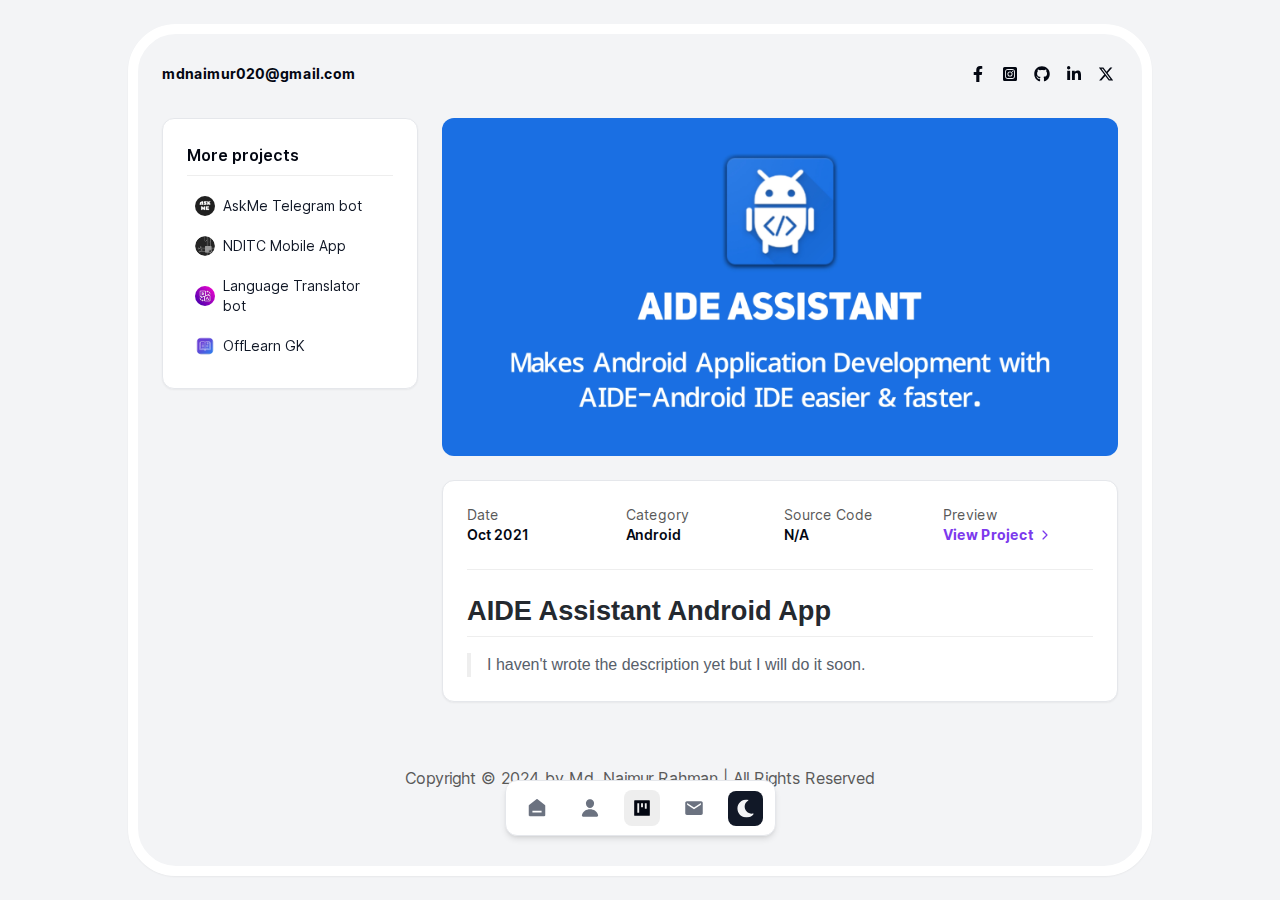
<file: projects/aide-assistant/index.html>
<!DOCTYPE html><html lang="en"><head><meta charSet="utf-8"/><meta name="viewport" content="width=device-width, initial-scale=1"/><link rel="preload" as="image" href="/images/projects/aide-assistant.jpg"/><link rel="stylesheet" href="/_next/static/css/a3f29d7ea0ee9f75.css" data-precedence="next"/><link rel="stylesheet" href="/_next/static/css/d4d4b3041a5c45dd.css" data-precedence="next"/><link rel="preload" as="script" fetchPriority="low" href="/_next/static/chunks/webpack-b2b34c774f4791b2.js"/><script src="/_next/static/chunks/fd9d1056-121e52b18ff0a3a9.js" async=""></script><script src="/_next/static/chunks/23-5258721a9da65eaf.js" async=""></script><script src="/_next/static/chunks/main-app-b07ee85b4da109da.js" async=""></script><script src="/_next/static/chunks/5e22fd23-b8d2bc04f861422c.js" async=""></script><script src="/_next/static/chunks/94730671-3c4474621680541e.js" async=""></script><script src="/_next/static/chunks/9c4e2130-a71c512130698e70.js" async=""></script><script src="/_next/static/chunks/8e1d74a4-b36c5fe6c4bad18d.js" async=""></script><script src="/_next/static/chunks/479ba886-f88caf27a9ac6638.js" async=""></script><script src="/_next/static/chunks/231-7837c6e138ba1d39.js" async=""></script><script src="/_next/static/chunks/851-03c4df209a66c577.js" async=""></script><script src="/_next/static/chunks/app/layout-62a0d9221a2302bf.js" async=""></script><script src="/_next/static/chunks/173-183ba7b838d6df8e.js" async=""></script><script src="/_next/static/chunks/763-a1d533af3097838c.js" async=""></script><script src="/_next/static/chunks/app/projects/%5Bslug%5D/page-95035133d2400fa9.js" async=""></script><link rel="preload" href="https://www.googletagmanager.com/gtag/js?id=G-RDVW4QEG7M" as="script"/><title>AIDE Assistant - Projects - Md. Naimur Rahman</title><meta name="description" content="A native android application that helps to build android applications with AIDE - Android IDE"/><meta name="author" content="Md. Naimur Rahman"/><link rel="manifest" href="https://mdnaimur0.github.io/manifest.json" crossorigin="use-credentials"/><meta name="keywords" content="Md. Naimur Rahman,Md. Naimur Rahman&#x27;s portfolio,naimur,mdnaimur,mdnaimur020,naimur&#x27;s portfolio website,মোঃ নাইমুর রহমান"/><meta name="creator" content="Md. Naimur Rahman"/><meta name="publisher" content="Md. Naimur Rahman"/><link rel="canonical" href="https://mdnaimur0.github.io/projects/aide-assistant/"/><meta name="google-site-verification" content="Xtjpzqm-ULL5RGBrvgc3NCIFp7jcQKL1RV1DxEjSZ-Q"/><meta property="og:title" content="AIDE Assistant - Projects - Md. Naimur Rahman"/><meta property="og:description" content="A native android application that helps to build android applications with AIDE - Android IDE"/><meta property="og:image" content="https://mdnaimur0.github.io/images/projects/aide-assistant.jpg"/><meta property="og:image:alt" content="AIDE Assistant"/><meta name="twitter:card" content="summary_large_image"/><meta name="twitter:title" content="AIDE Assistant - Projects - Md. Naimur Rahman"/><meta name="twitter:description" content="A native android application that helps to build android applications with AIDE - Android IDE"/><meta name="twitter:image" content="https://mdnaimur0.github.io/images/projects/aide-assistant.jpg"/><meta name="twitter:image:alt" content="AIDE Assistant"/><link rel="icon" href="/favicon.ico" type="image/x-icon" sizes="16x16"/><link rel="icon" href="/icon.png?e217e42e6c603a97" type="image/png" sizes="512x512"/><link rel="apple-touch-icon" href="/apple-icon.png?480850b7475132ea" type="image/png" sizes="180x180"/><script src="/_next/static/chunks/polyfills-78c92fac7aa8fdd8.js" noModule=""></script></head><body class="__className_aaf875"><script>!function(){try{var d=document.documentElement,c=d.classList;c.remove('light','dark');var e=localStorage.getItem('theme');if(e){c.add(e|| '')}else{c.add('light');}if(e==='light'||e==='dark'||!e)d.style.colorScheme=e||'light'}catch(t){}}();</script><style>#nprogress{pointer-events:none}#nprogress .bar{background:hsl(var(--primary));position:fixed;z-index:1600;top: 0;left:0;width:100%;height:3px}#nprogress .peg{display:block;position:absolute;right:0;width:100px;height:100%;box-shadow:0 0 10px hsl(var(--primary)),0 0 5px hsl(var(--primary));opacity:1;-webkit-transform:rotate(3deg) translate(0px,-4px);-ms-transform:rotate(3deg) translate(0px,-4px);transform:rotate(3deg) translate(0px,-4px)}#nprogress .spinner{display:block;position:fixed;z-index:1600;top: 15px;right:15px}#nprogress .spinner-icon{width:18px;height:18px;box-sizing:border-box;border:2px solid transparent;border-top-color:hsl(var(--primary));border-left-color:hsl(var(--primary));border-radius:50%;-webkit-animation:nprogress-spinner 400ms linear infinite;animation:nprogress-spinner 400ms linear infinite}.nprogress-custom-parent{overflow:hidden;position:relative}.nprogress-custom-parent #nprogress .bar,.nprogress-custom-parent #nprogress .spinner{position:absolute}@-webkit-keyframes nprogress-spinner{0%{-webkit-transform:rotate(0deg)}100%{-webkit-transform:rotate(360deg)}}@keyframes nprogress-spinner{0%{transform:rotate(0deg)}100%{transform:rotate(360deg)}}</style><div class="mx-auto flex h-full w-full flex-col overflow-hidden md:max-w-5xl md:rounded-[48px] md:border-[10px] md:border-background md:shadow-sm md:dark:border-secondary"><div class="overflow-auto md:py-5"><div class="mt-2 flex flex-wrap items-center justify-between gap-2 px-4 md:px-6 py-2 md:mt-0"><a href="mailto:mdnaimur020@gmail.com" target="_blank" class="text-sm font-[700] text-foreground">mdnaimur020@gmail.com</a><div class="flex gap-2 max-sm:hidden"><a href="https://www.facebook.com/mdnaimur0" target="_blank" class="p-1 hover:text-primary" aria-label="Facebook account"><svg stroke="currentColor" fill="currentColor" stroke-width="0" viewBox="0 0 320 512" height="1em" width="1em" xmlns="http://www.w3.org/2000/svg"><path d="M279.14 288l14.22-92.66h-88.91v-60.13c0-25.35 12.42-50.06 52.24-50.06h40.42V6.26S260.43 0 225.36 0c-73.22 0-121.08 44.38-121.08 124.72v70.62H22.89V288h81.39v224h100.17V288z"></path></svg></a><a href="https://www.instagram.com/mdnaimur0" target="_blank" class="p-1  hover:text-primary" aria-label="Instagram account"><svg stroke="currentColor" fill="currentColor" stroke-width="0" viewBox="0 0 448 512" height="1em" width="1em" xmlns="http://www.w3.org/2000/svg"><path d="M224,202.66A53.34,53.34,0,1,0,277.36,256,53.38,53.38,0,0,0,224,202.66Zm124.71-41a54,54,0,0,0-30.41-30.41c-21-8.29-71-6.43-94.3-6.43s-73.25-1.93-94.31,6.43a54,54,0,0,0-30.41,30.41c-8.28,21-6.43,71.05-6.43,94.33S91,329.26,99.32,350.33a54,54,0,0,0,30.41,30.41c21,8.29,71,6.43,94.31,6.43s73.24,1.93,94.3-6.43a54,54,0,0,0,30.41-30.41c8.35-21,6.43-71.05,6.43-94.33S357.1,182.74,348.75,161.67ZM224,338a82,82,0,1,1,82-82A81.9,81.9,0,0,1,224,338Zm85.38-148.3a19.14,19.14,0,1,1,19.13-19.14A19.1,19.1,0,0,1,309.42,189.74ZM400,32H48A48,48,0,0,0,0,80V432a48,48,0,0,0,48,48H400a48,48,0,0,0,48-48V80A48,48,0,0,0,400,32ZM382.88,322c-1.29,25.63-7.14,48.34-25.85,67s-41.4,24.63-67,25.85c-26.41,1.49-105.59,1.49-132,0-25.63-1.29-48.26-7.15-67-25.85s-24.63-41.42-25.85-67c-1.49-26.42-1.49-105.61,0-132,1.29-25.63,7.07-48.34,25.85-67s41.47-24.56,67-25.78c26.41-1.49,105.59-1.49,132,0,25.63,1.29,48.33,7.15,67,25.85s24.63,41.42,25.85,67.05C384.37,216.44,384.37,295.56,382.88,322Z"></path></svg></a><a href="https://github.com/mdnaimur0" target="_blank" class="p-1  hover:text-primary" aria-label="Github account"><svg stroke="currentColor" fill="currentColor" stroke-width="0" viewBox="0 0 496 512" height="1em" width="1em" xmlns="http://www.w3.org/2000/svg"><path d="M165.9 397.4c0 2-2.3 3.6-5.2 3.6-3.3.3-5.6-1.3-5.6-3.6 0-2 2.3-3.6 5.2-3.6 3-.3 5.6 1.3 5.6 3.6zm-31.1-4.5c-.7 2 1.3 4.3 4.3 4.9 2.6 1 5.6 0 6.2-2s-1.3-4.3-4.3-5.2c-2.6-.7-5.5.3-6.2 2.3zm44.2-1.7c-2.9.7-4.9 2.6-4.6 4.9.3 2 2.9 3.3 5.9 2.6 2.9-.7 4.9-2.6 4.6-4.6-.3-1.9-3-3.2-5.9-2.9zM244.8 8C106.1 8 0 113.3 0 252c0 110.9 69.8 205.8 169.5 239.2 12.8 2.3 17.3-5.6 17.3-12.1 0-6.2-.3-40.4-.3-61.4 0 0-70 15-84.7-29.8 0 0-11.4-29.1-27.8-36.6 0 0-22.9-15.7 1.6-15.4 0 0 24.9 2 38.6 25.8 21.9 38.6 58.6 27.5 72.9 20.9 2.3-16 8.8-27.1 16-33.7-55.9-6.2-112.3-14.3-112.3-110.5 0-27.5 7.6-41.3 23.6-58.9-2.6-6.5-11.1-33.3 2.6-67.9 20.9-6.5 69 27 69 27 20-5.6 41.5-8.5 62.8-8.5s42.8 2.9 62.8 8.5c0 0 48.1-33.6 69-27 13.7 34.7 5.2 61.4 2.6 67.9 16 17.7 25.8 31.5 25.8 58.9 0 96.5-58.9 104.2-114.8 110.5 9.2 7.9 17 22.9 17 46.4 0 33.7-.3 75.4-.3 83.6 0 6.5 4.6 14.4 17.3 12.1C428.2 457.8 496 362.9 496 252 496 113.3 383.5 8 244.8 8zM97.2 352.9c-1.3 1-1 3.3.7 5.2 1.6 1.6 3.9 2.3 5.2 1 1.3-1 1-3.3-.7-5.2-1.6-1.6-3.9-2.3-5.2-1zm-10.8-8.1c-.7 1.3.3 2.9 2.3 3.9 1.6 1 3.6.7 4.3-.7.7-1.3-.3-2.9-2.3-3.9-2-.6-3.6-.3-4.3.7zm32.4 35.6c-1.6 1.3-1 4.3 1.3 6.2 2.3 2.3 5.2 2.6 6.5 1 1.3-1.3.7-4.3-1.3-6.2-2.2-2.3-5.2-2.6-6.5-1zm-11.4-14.7c-1.6 1-1.6 3.6 0 5.9 1.6 2.3 4.3 3.3 5.6 2.3 1.6-1.3 1.6-3.9 0-6.2-1.4-2.3-4-3.3-5.6-2z"></path></svg></a><a href="https://www.linkedin.com/in/mdnaimur0" target="_blank" class="p-1  hover:text-primary" aria-label="Linkedin account"><svg stroke="currentColor" fill="currentColor" stroke-width="0" viewBox="0 0 448 512" height="1em" width="1em" xmlns="http://www.w3.org/2000/svg"><path d="M100.28 448H7.4V148.9h92.88zM53.79 108.1C24.09 108.1 0 83.5 0 53.8a53.79 53.79 0 0 1 107.58 0c0 29.7-24.1 54.3-53.79 54.3zM447.9 448h-92.68V302.4c0-34.7-.7-79.2-48.29-79.2-48.29 0-55.69 37.7-55.69 76.7V448h-92.78V148.9h89.08v40.8h1.3c12.4-23.5 42.69-48.3 87.88-48.3 94 0 111.28 61.9 111.28 142.3V448z"></path></svg></a><a href="https://www.x.com/mdnaimur0" target="_blank" class="p-1  hover:text-primary" aria-label="X account"><svg stroke="currentColor" fill="currentColor" stroke-width="0" viewBox="0 0 512 512" height="1em" width="1em" xmlns="http://www.w3.org/2000/svg"><path d="M389.2 48h70.6L305.6 224.2 487 464H345L233.7 318.6 106.5 464H35.8L200.7 275.5 26.8 48H172.4L272.9 180.9 389.2 48zM364.4 421.8h39.1L151.1 88h-42L364.4 421.8z"></path></svg></a></div></div><main class="flex-grow"><div class="grid auto-cols-fr grid-cols-[1fr] grid-rows-[auto] items-start gap-x-6 gap-y-4 p-4 md:grid-cols-[.5fr_1fr] md:p-6 lg:grid-cols-[256px_1fr]"><div class="rounded-xl border bg-background text-foreground shadow-sm dark:bg-secondary p-6 sticky top-3 hidden md:block" style="text-decoration:none"><h3 class="mb-2 text-base font-[600]">More projects</h3><div class="mb-3 h-px w-full bg-divider"></div><ul role="list"><li class="mb-1 rounded-md text-sm transition duration-300 ease-in-out last:mb-0 hover:scale-[.98] hover:bg-divider"><a class="flex w-full items-center justify-start gap-2 p-2 text-secondary-foreground" href="/projects/askme-bot/"><img alt="AskMe Telegram bot" loading="lazy" width="20" height="20" decoding="async" data-nimg="1" class="rounded-full object-cover" style="color:transparent" src="/images/icons/askme.jpg"/>AskMe Telegram bot</a></li><li class="mb-1 rounded-md text-sm transition duration-300 ease-in-out last:mb-0 hover:scale-[.98] hover:bg-divider"><a class="flex w-full items-center justify-start gap-2 p-2 text-secondary-foreground" href="/projects/nditc-mobile-app/"><img alt="NDITC Mobile App" loading="lazy" width="20" height="20" decoding="async" data-nimg="1" class="rounded-full object-cover" style="color:transparent" src="/images/icons/nditc.png"/>NDITC Mobile App</a></li><li class="mb-1 rounded-md text-sm transition duration-300 ease-in-out last:mb-0 hover:scale-[.98] hover:bg-divider"><a class="flex w-full items-center justify-start gap-2 p-2 text-secondary-foreground" href="/projects/translator-bot/"><img alt="Language Translator bot" loading="lazy" width="20" height="20" decoding="async" data-nimg="1" class="rounded-full object-cover" style="color:transparent" src="/images/icons/translator.jpg"/>Language Translator bot</a></li><li class="mb-1 rounded-md text-sm transition duration-300 ease-in-out last:mb-0 hover:scale-[.98] hover:bg-divider"><a class="flex w-full items-center justify-start gap-2 p-2 text-secondary-foreground" href="/projects/offlearn-gk/"><img alt="OffLearn GK" loading="lazy" width="20" height="20" decoding="async" data-nimg="1" class="rounded-full object-cover" style="color:transparent" src="/images/icons/olgk.png"/>OffLearn GK</a></li></ul></div><div class="flex flex-col gap-4 md:gap-6"><img src="/images/projects/aide-assistant.jpg" alt="AIDE Assistant" class="h-auto w-full rounded-xl object-cover"/><div class="rounded-xl border bg-background text-foreground shadow-sm dark:bg-secondary p-6" style="text-decoration:none"><div class="grid-col-1 mb-6 grid gap-2 min-[540px]:grid-cols-2 lg:grid-cols-4"><div><div class="text-sm text-grey">Date</div><div class="text-sm font-[600] text-foreground">Oct 2021</div></div><div><div class="text-sm text-grey">Category</div><div class="text-sm font-[600] text-foreground">Android</div></div><div><div class="whitespace-nowrap text-sm text-grey">Source Code</div><div class="text-sm font-[600] text-foreground">N/A</div></div><div><div class="text-sm text-grey">Preview</div><div class="text-sm font-[600] text-foreground"><a href="https://apkpure.net/aide-assistant/com.mdinnovation.aideassistant" target="_blank" class="me-1 flex items-center gap-1 text-sm font-[700] text-primary transition-all duration-300 ease-in-out hover:me-0 hover:gap-2 hover:text-foreground"><span class="whitespace-nowrap text-sm">View Project</span><svg stroke="currentColor" fill="currentColor" stroke-width="0" viewBox="0 0 512 512" height="1em" width="1em" xmlns="http://www.w3.org/2000/svg"><path d="M294.1 256L167 129c-9.4-9.4-9.4-24.6 0-33.9s24.6-9.3 34 0L345 239c9.1 9.1 9.3 23.7.7 33.1L201.1 417c-4.7 4.7-10.9 7-17 7s-12.3-2.3-17-7c-9.4-9.4-9.4-24.6 0-33.9l127-127.1z"></path></svg></a></div></div></div><div class="mb-6 h-px w-full bg-divider"></div><div class="wmde-markdown wmde-markdown-color MDView_markdown__oO1EJ undefined"><h1 id="aide-assistant-android-app">AIDE Assistant Android App</h1>
<blockquote>
<p>I haven&#x27;t wrote the description yet but I will do it soon.</p>
</blockquote></div></div></div><div class="rounded-xl border bg-background text-foreground shadow-sm dark:bg-secondary p-6 md:hidden" style="text-decoration:none"><h3 class="mb-2 text-base font-[600]">More projects</h3><div class="mb-3 h-px w-full bg-divider"></div><ul role="list"><li class="mb-1 rounded-md text-sm transition duration-300 ease-in-out last:mb-0 hover:scale-[.98] hover:bg-divider"><a class="flex w-full items-center justify-start gap-2 p-2 text-secondary-foreground" href="/projects/askme-bot/"><img alt="AskMe Telegram bot" loading="lazy" width="20" height="20" decoding="async" data-nimg="1" class="rounded-full object-cover" style="color:transparent" src="/images/icons/askme.jpg"/>AskMe Telegram bot</a></li><li class="mb-1 rounded-md text-sm transition duration-300 ease-in-out last:mb-0 hover:scale-[.98] hover:bg-divider"><a class="flex w-full items-center justify-start gap-2 p-2 text-secondary-foreground" href="/projects/nditc-mobile-app/"><img alt="NDITC Mobile App" loading="lazy" width="20" height="20" decoding="async" data-nimg="1" class="rounded-full object-cover" style="color:transparent" src="/images/icons/nditc.png"/>NDITC Mobile App</a></li><li class="mb-1 rounded-md text-sm transition duration-300 ease-in-out last:mb-0 hover:scale-[.98] hover:bg-divider"><a class="flex w-full items-center justify-start gap-2 p-2 text-secondary-foreground" href="/projects/translator-bot/"><img alt="Language Translator bot" loading="lazy" width="20" height="20" decoding="async" data-nimg="1" class="rounded-full object-cover" style="color:transparent" src="/images/icons/translator.jpg"/>Language Translator bot</a></li><li class="mb-1 rounded-md text-sm transition duration-300 ease-in-out last:mb-0 hover:scale-[.98] hover:bg-divider"><a class="flex w-full items-center justify-start gap-2 p-2 text-secondary-foreground" href="/projects/offlearn-gk/"><img alt="OffLearn GK" loading="lazy" width="20" height="20" decoding="async" data-nimg="1" class="rounded-full object-cover" style="color:transparent" src="/images/icons/olgk.png"/>OffLearn GK</a></li></ul></div></div></main><div class="flex items-center justify-center px-4 pb-10 pt-10 text-center md:px-6"><p class="text-grey">Copyright © <!-- -->2024<!-- --> by Md. Naimur Rahman | All Rights Reserved</p></div><div class="h-16"></div><div class="fixed bottom-0 left-0 right-0 z-50 mx-auto mb-8 w-min bg-[transparent] md:mb-16"><div class="mx-auto flex items-center justify-between gap-4 rounded-xl border border-border dark:border-[#1a222e] bg-background px-3 py-2 shadow-md dark:bg-secondary"><a title="Home" class="flex items-center justify-center rounded-lg p-2 transition-colors hover:bg-[#eee] hover:text-foreground dark:hover:bg-[#373851] text-muted-foreground" href="/"><svg stroke="currentColor" fill="currentColor" stroke-width="0" viewBox="0 0 24 24" height="22" width="22" xmlns="http://www.w3.org/2000/svg"><path d="M21 20C21 20.5523 20.5523 21 20 21H4C3.44772 21 3 20.5523 3 20V9.48907C3 9.18048 3.14247 8.88917 3.38606 8.69972L11.3861 2.47749C11.7472 2.19663 12.2528 2.19663 12.6139 2.47749L20.6139 8.69972C20.8575 8.88917 21 9.18048 21 9.48907V20ZM7 15V17H17V15H7Z"></path></svg></a><a title="About" class="flex items-center justify-center rounded-lg p-2 transition-colors hover:bg-[#eee] hover:text-foreground dark:hover:bg-[#373851] text-muted-foreground" href="/about/"><svg stroke="currentColor" fill="currentColor" stroke-width="0" viewBox="0 0 512 512" height="20" width="20" xmlns="http://www.w3.org/2000/svg"><path d="M332.64 64.58C313.18 43.57 286 32 256 32c-30.16 0-57.43 11.5-76.8 32.38-19.58 21.11-29.12 49.8-26.88 80.78C156.76 206.28 203.27 256 256 256s99.16-49.71 103.67-110.82c2.27-30.7-7.33-59.33-27.03-80.6zM432 480H80a31 31 0 0 1-24.2-11.13c-6.5-7.77-9.12-18.38-7.18-29.11C57.06 392.94 83.4 353.61 124.8 326c36.78-24.51 83.37-38 131.2-38s94.42 13.5 131.2 38c41.4 27.6 67.74 66.93 76.18 113.75 1.94 10.73-.68 21.34-7.18 29.11A31 31 0 0 1 432 480z"></path></svg></a><a title="Projects" class="flex items-center justify-center rounded-lg p-2 transition-colors hover:bg-[#eee] hover:text-foreground dark:hover:bg-[#373851] bg-[#eee] text-foreground dark:bg-[#373851]" href="/projects/"><svg stroke="currentColor" fill="currentColor" stroke-width="0" viewBox="0 0 1024 1024" height="20" width="20" xmlns="http://www.w3.org/2000/svg"><path d="M880 112H144c-17.7 0-32 14.3-32 32v736c0 17.7 14.3 32 32 32h736c17.7 0 32-14.3 32-32V144c0-17.7-14.3-32-32-32zM368 744c0 4.4-3.6 8-8 8h-80c-4.4 0-8-3.6-8-8V280c0-4.4 3.6-8 8-8h80c4.4 0 8 3.6 8 8v464zm192-280c0 4.4-3.6 8-8 8h-80c-4.4 0-8-3.6-8-8V280c0-4.4 3.6-8 8-8h80c4.4 0 8 3.6 8 8v184zm192 72c0 4.4-3.6 8-8 8h-80c-4.4 0-8-3.6-8-8V280c0-4.4 3.6-8 8-8h80c4.4 0 8 3.6 8 8v256z"></path></svg></a><a title="Contact" class="flex items-center justify-center rounded-lg p-2 transition-colors hover:bg-[#eee] hover:text-foreground dark:hover:bg-[#373851] text-muted-foreground" href="/contact/"><svg stroke="currentColor" fill="currentColor" stroke-width="0" viewBox="0 0 512 512" height="20" width="20" xmlns="http://www.w3.org/2000/svg"><path d="M437.332 80H74.668C51.199 80 32 99.198 32 122.667v266.666C32 412.802 51.199 432 74.668 432h362.664C460.801 432 480 412.802 480 389.333V122.667C480 99.198 460.801 80 437.332 80zM432 170.667L256 288 80 170.667V128l176 117.333L432 128v42.667z"></path></svg></a><button class="flex items-center justify-center rounded-lg border-none bg-secondary-foreground p-2 text-secondary transition-colors hover:bg-muted-foreground hover:text-muted"><svg stroke="currentColor" fill="currentColor" stroke-width="0" viewBox="0 0 512 512" class="absolute rotate-90 scale-0 transition-all dark:rotate-0 dark:scale-100" aria-label="Switch to light theme" height="19" width="19" xmlns="http://www.w3.org/2000/svg"><path d="M256 160c-52.9 0-96 43.1-96 96s43.1 96 96 96 96-43.1 96-96-43.1-96-96-96zm246.4 80.5l-94.7-47.3 33.5-100.4c4.5-13.6-8.4-26.5-21.9-21.9l-100.4 33.5-47.4-94.8c-6.4-12.8-24.6-12.8-31 0l-47.3 94.7L92.7 70.8c-13.6-4.5-26.5 8.4-21.9 21.9l33.5 100.4-94.7 47.4c-12.8 6.4-12.8 24.6 0 31l94.7 47.3-33.5 100.5c-4.5 13.6 8.4 26.5 21.9 21.9l100.4-33.5 47.3 94.7c6.4 12.8 24.6 12.8 31 0l47.3-94.7 100.4 33.5c13.6 4.5 26.5-8.4 21.9-21.9l-33.5-100.4 94.7-47.3c13-6.5 13-24.7.2-31.1zm-155.9 106c-49.9 49.9-131.1 49.9-181 0-49.9-49.9-49.9-131.1 0-181 49.9-49.9 131.1-49.9 181 0 49.9 49.9 49.9 131.1 0 181z"></path></svg><svg stroke="currentColor" fill="currentColor" stroke-width="0" viewBox="0 0 512 512" class="rotate-0 scale-95 transition-all dark:-rotate-90 dark:scale-0" aria-label="Switch to dark theme" height="19" width="19" xmlns="http://www.w3.org/2000/svg"><path d="M283.211 512c78.962 0 151.079-35.925 198.857-94.792 7.068-8.708-.639-21.43-11.562-19.35-124.203 23.654-238.262-71.576-238.262-196.954 0-72.222 38.662-138.635 101.498-174.394 9.686-5.512 7.25-20.197-3.756-22.23A258.156 258.156 0 0 0 283.211 0c-141.309 0-256 114.511-256 256 0 141.309 114.511 256 256 256z"></path></svg></button></div></div></div></div><script src="/_next/static/chunks/webpack-b2b34c774f4791b2.js" async=""></script><script>(self.__next_f=self.__next_f||[]).push([0]);self.__next_f.push([2,null])</script><script>self.__next_f.push([1,"1:HL[\"/_next/static/css/a3f29d7ea0ee9f75.css\",\"style\"]\n2:HL[\"/_next/static/css/d4d4b3041a5c45dd.css\",\"style\"]\n"])</script><script>self.__next_f.push([1,"3:I[5751,[],\"\"]\n6:I[9275,[],\"\"]\n8:I[1343,[],\"\"]\n9:I[5600,[\"452\",\"static/chunks/5e22fd23-b8d2bc04f861422c.js\",\"522\",\"static/chunks/94730671-3c4474621680541e.js\",\"706\",\"static/chunks/9c4e2130-a71c512130698e70.js\",\"699\",\"static/chunks/8e1d74a4-b36c5fe6c4bad18d.js\",\"259\",\"static/chunks/479ba886-f88caf27a9ac6638.js\",\"231\",\"static/chunks/231-7837c6e138ba1d39.js\",\"851\",\"static/chunks/851-03c4df209a66c577.js\",\"185\",\"static/chunks/app/layout-62a0d9221a2302bf.js\"],\"ThemeProvider\"]\na:I[9593,[\"452\",\"static/chunks/5e22fd23-b8d2bc04f861422c.js\",\"522\",\"static/chunks/94730671-3c4474621680541e.js\",\"706\",\"static/chunks/9c4e2130-a71c512130698e70.js\",\"699\",\"static/chunks/8e1d74a4-b36c5fe6c4bad18d.js\",\"259\",\"static/chunks/479ba886-f88caf27a9ac6638.js\",\"231\",\"static/chunks/231-7837c6e138ba1d39.js\",\"851\",\"static/chunks/851-03c4df209a66c577.js\",\"185\",\"static/chunks/app/layout-62a0d9221a2302bf.js\"],\"\"]\nc:I[231,[\"231\",\"static/chunks/231-7837c6e138ba1d39.js\",\"173\",\"static/chunks/173-183ba7b838d6df8e.js\",\"763\",\"static/chunks/763-a1d533af3097838c.js\",\"101\",\"static/chunks/app/projects/%5Bslug%5D/page-95035133d2400fa9.js\"],\"\"]\nd:I[2105,[\"452\",\"static/chunks/5e22fd23-b8d2bc04f861422c.js\",\"522\",\"static/chunks/94730671-3c4474621680541e.js\",\"706\",\"static/chunks/9c4e2130-a71c512130698e70.js\",\"699\",\"static/chunks/8e1d74a4-b36c5fe6c4bad18d.js\",\"259\",\"static/chunks/479ba886-f88caf27a9ac6638.js\",\"231\",\"static/chunks/231-7837c6e138ba1d39.js\",\"851\",\"static/chunks/851-03c4df209a66c577.js\",\"185\",\"static/chunks/app/layout-62a0d9221a2302bf.js\"],\"default\"]\ne:I[4080,[\"452\",\"static/chunks/5e22fd23-b8d2bc04f861422c.js\",\"522\",\"static/chunks/94730671-3c4474621680541e.js\",\"706\",\"static/chunks/9c4e2130-a71c512130698e70.js\",\"699\",\"static/chunks/8e1d74a4-b36c5fe6c4bad18d.js\",\"259\",\"static/chunks/479ba886-f88caf27a9ac6638.js\",\"231\",\"static/chunks/231-7837c6e138ba1d39.js\",\"851\",\"static/chunks/851-03c4df209a66c577.js\",\"185\",\"static/chunks/app/layout-62a0d9221a2302bf.js\"],\"\"]\n10:I[6130,[],\"\"]\n7:[\"slug\",\"aide-assistant\",\"d\"]\nb:T518,M165.9 397.4c0 2-2.3 3.6-5.2 3.6-3.3.3-5."])</script><script>self.__next_f.push([1,"6-1.3-5.6-3.6 0-2 2.3-3.6 5.2-3.6 3-.3 5.6 1.3 5.6 3.6zm-31.1-4.5c-.7 2 1.3 4.3 4.3 4.9 2.6 1 5.6 0 6.2-2s-1.3-4.3-4.3-5.2c-2.6-.7-5.5.3-6.2 2.3zm44.2-1.7c-2.9.7-4.9 2.6-4.6 4.9.3 2 2.9 3.3 5.9 2.6 2.9-.7 4.9-2.6 4.6-4.6-.3-1.9-3-3.2-5.9-2.9zM244.8 8C106.1 8 0 113.3 0 252c0 110.9 69.8 205.8 169.5 239.2 12.8 2.3 17.3-5.6 17.3-12.1 0-6.2-.3-40.4-.3-61.4 0 0-70 15-84.7-29.8 0 0-11.4-29.1-27.8-36.6 0 0-22.9-15.7 1.6-15.4 0 0 24.9 2 38.6 25.8 21.9 38.6 58.6 27.5 72.9 20.9 2.3-16 8.8-27.1 16-33.7-55.9-6.2-112.3-14.3-112.3-110.5 0-27.5 7.6-41.3 23.6-58.9-2.6-6.5-11.1-33.3 2.6-67.9 20.9-6.5 69 27 69 27 20-5.6 41.5-8.5 62.8-8.5s42.8 2.9 62.8 8.5c0 0 48.1-33.6 69-27 13.7 34.7 5.2 61.4 2.6 67.9 16 17.7 25.8 31.5 25.8 58.9 0 96.5-58.9 104.2-114.8 110.5 9.2 7.9 17 22.9 17 46.4 0 33.7-.3 75.4-.3 83.6 0 6.5 4.6 14.4 17.3 12.1C428.2 457.8 496 362.9 496 252 496 113.3 383.5 8 244.8 8zM97.2 352.9c-1.3 1-1 3.3.7 5.2 1.6 1.6 3.9 2.3 5.2 1 1.3-1 1-3.3-.7-5.2-1.6-1.6-3.9-2.3-5.2-1zm-10.8-8.1c-.7 1.3.3 2.9 2.3 3.9 1.6 1 3.6.7 4.3-.7.7-1.3-.3-2.9-2.3-3.9-2-.6-3.6-.3-4.3.7zm32.4 35.6c-1.6 1.3-1 4.3 1.3 6.2 2.3 2.3 5.2 2.6 6.5 1 1.3-1.3.7-4.3-1.3-6.2-2.2-2.3-5.2-2.6-6.5-1zm-11.4-14.7c-1.6 1-1.6 3.6 0 5.9 1.6 2.3 4.3 3.3 5.6 2.3 1.6-1.3 1.6-3.9 0-6.2-1.4-2.3-4-3.3-5.6-2z11:[]\n"])</script><script>self.__next_f.push([1,"0:[[[\"$\",\"link\",\"0\",{\"rel\":\"stylesheet\",\"href\":\"/_next/static/css/a3f29d7ea0ee9f75.css\",\"precedence\":\"next\",\"crossOrigin\":\"$undefined\"}]],[\"$\",\"$L3\",null,{\"buildId\":\"Dw8w84DA3Pi7rEUVeFUPw\",\"assetPrefix\":\"\",\"initialCanonicalUrl\":\"/projects/aide-assistant/\",\"initialTree\":[\"\",{\"children\":[\"projects\",{\"children\":[[\"slug\",\"aide-assistant\",\"d\"],{\"children\":[\"__PAGE__?{\\\"slug\\\":\\\"aide-assistant\\\"}\",{}]}]}]},\"$undefined\",\"$undefined\",true],\"initialSeedData\":[\"\",{\"children\":[\"projects\",{\"children\":[[\"slug\",\"aide-assistant\",\"d\"],{\"children\":[\"__PAGE__\",{},[[\"$L4\",\"$L5\"],null],null]},[\"$\",\"$L6\",null,{\"parallelRouterKey\":\"children\",\"segmentPath\":[\"children\",\"projects\",\"children\",\"$7\",\"children\"],\"error\":\"$undefined\",\"errorStyles\":\"$undefined\",\"errorScripts\":\"$undefined\",\"template\":[\"$\",\"$L8\",null,{}],\"templateStyles\":\"$undefined\",\"templateScripts\":\"$undefined\",\"notFound\":\"$undefined\",\"notFoundStyles\":\"$undefined\",\"styles\":[[\"$\",\"link\",\"0\",{\"rel\":\"stylesheet\",\"href\":\"/_next/static/css/d4d4b3041a5c45dd.css\",\"precedence\":\"next\",\"crossOrigin\":\"$undefined\"}]]}],null]},[\"$\",\"$L6\",null,{\"parallelRouterKey\":\"children\",\"segmentPath\":[\"children\",\"projects\",\"children\"],\"error\":\"$undefined\",\"errorStyles\":\"$undefined\",\"errorScripts\":\"$undefined\",\"template\":[\"$\",\"$L8\",null,{}],\"templateStyles\":\"$undefined\",\"templateScripts\":\"$undefined\",\"notFound\":\"$undefined\",\"notFoundStyles\":\"$undefined\",\"styles\":null}],null]},[[\"$\",\"html\",null,{\"lang\":\"en\",\"children\":[\"$\",\"body\",null,{\"className\":\"__className_aaf875\",\"children\":[\"$\",\"$L9\",null,{\"attribute\":\"class\",\"enableSystem\":false,\"children\":[[\"$\",\"$La\",null,{\"color\":\"hsl(var(--primary))\",\"template\":\"\u003cdiv class=\\\"bar\\\" role=\\\"bar\\\"\u003e\u003cdiv class=\\\"peg\\\"\u003e\u003c/div\u003e\u003c/div\u003e\"}],[\"$\",\"div\",null,{\"className\":\"mx-auto flex h-full w-full flex-col overflow-hidden md:max-w-5xl md:rounded-[48px] md:border-[10px] md:border-background md:shadow-sm md:dark:border-secondary\",\"children\":[\"$\",\"div\",null,{\"className\":\"overflow-auto md:py-5\",\"children\":[[\"$\",\"div\",null,{\"className\":\"mt-2 flex flex-wrap items-center justify-between gap-2 px-4 md:px-6 py-2 md:mt-0\",\"children\":[[\"$\",\"a\",null,{\"href\":\"mailto:mdnaimur020@gmail.com\",\"target\":\"_blank\",\"className\":\"text-sm font-[700] text-foreground\",\"children\":\"mdnaimur020@gmail.com\"}],[\"$\",\"div\",null,{\"className\":\"flex gap-2 max-sm:hidden\",\"children\":[[\"$\",\"a\",null,{\"href\":\"https://www.facebook.com/mdnaimur0\",\"target\":\"_blank\",\"className\":\"p-1 hover:text-primary\",\"aria-label\":\"Facebook account\",\"children\":[\"$\",\"svg\",null,{\"stroke\":\"currentColor\",\"fill\":\"currentColor\",\"strokeWidth\":\"0\",\"viewBox\":\"0 0 320 512\",\"children\":[\"$undefined\",[[\"$\",\"path\",\"0\",{\"d\":\"M279.14 288l14.22-92.66h-88.91v-60.13c0-25.35 12.42-50.06 52.24-50.06h40.42V6.26S260.43 0 225.36 0c-73.22 0-121.08 44.38-121.08 124.72v70.62H22.89V288h81.39v224h100.17V288z\",\"children\":[]}]]],\"className\":\"$undefined\",\"style\":{\"color\":\"$undefined\"},\"height\":\"1em\",\"width\":\"1em\",\"xmlns\":\"http://www.w3.org/2000/svg\"}]}],[\"$\",\"a\",null,{\"href\":\"https://www.instagram.com/mdnaimur0\",\"target\":\"_blank\",\"className\":\"p-1  hover:text-primary\",\"aria-label\":\"Instagram account\",\"children\":[\"$\",\"svg\",null,{\"stroke\":\"currentColor\",\"fill\":\"currentColor\",\"strokeWidth\":\"0\",\"viewBox\":\"0 0 448 512\",\"children\":[\"$undefined\",[[\"$\",\"path\",\"0\",{\"d\":\"M224,202.66A53.34,53.34,0,1,0,277.36,256,53.38,53.38,0,0,0,224,202.66Zm124.71-41a54,54,0,0,0-30.41-30.41c-21-8.29-71-6.43-94.3-6.43s-73.25-1.93-94.31,6.43a54,54,0,0,0-30.41,30.41c-8.28,21-6.43,71.05-6.43,94.33S91,329.26,99.32,350.33a54,54,0,0,0,30.41,30.41c21,8.29,71,6.43,94.31,6.43s73.24,1.93,94.3-6.43a54,54,0,0,0,30.41-30.41c8.35-21,6.43-71.05,6.43-94.33S357.1,182.74,348.75,161.67ZM224,338a82,82,0,1,1,82-82A81.9,81.9,0,0,1,224,338Zm85.38-148.3a19.14,19.14,0,1,1,19.13-19.14A19.1,19.1,0,0,1,309.42,189.74ZM400,32H48A48,48,0,0,0,0,80V432a48,48,0,0,0,48,48H400a48,48,0,0,0,48-48V80A48,48,0,0,0,400,32ZM382.88,322c-1.29,25.63-7.14,48.34-25.85,67s-41.4,24.63-67,25.85c-26.41,1.49-105.59,1.49-132,0-25.63-1.29-48.26-7.15-67-25.85s-24.63-41.42-25.85-67c-1.49-26.42-1.49-105.61,0-132,1.29-25.63,7.07-48.34,25.85-67s41.47-24.56,67-25.78c26.41-1.49,105.59-1.49,132,0,25.63,1.29,48.33,7.15,67,25.85s24.63,41.42,25.85,67.05C384.37,216.44,384.37,295.56,382.88,322Z\",\"children\":[]}]]],\"className\":\"$undefined\",\"style\":{\"color\":\"$undefined\"},\"height\":\"1em\",\"width\":\"1em\",\"xmlns\":\"http://www.w3.org/2000/svg\"}]}],[\"$\",\"a\",null,{\"href\":\"https://github.com/mdnaimur0\",\"target\":\"_blank\",\"className\":\"p-1  hover:text-primary\",\"aria-label\":\"Github account\",\"children\":[\"$\",\"svg\",null,{\"stroke\":\"currentColor\",\"fill\":\"currentColor\",\"strokeWidth\":\"0\",\"viewBox\":\"0 0 496 512\",\"children\":[\"$undefined\",[[\"$\",\"path\",\"0\",{\"d\":\"$b\",\"children\":[]}]]],\"className\":\"$undefined\",\"style\":{\"color\":\"$undefined\"},\"height\":\"1em\",\"width\":\"1em\",\"xmlns\":\"http://www.w3.org/2000/svg\"}]}],[\"$\",\"a\",null,{\"href\":\"https://www.linkedin.com/in/mdnaimur0\",\"target\":\"_blank\",\"className\":\"p-1  hover:text-primary\",\"aria-label\":\"Linkedin account\",\"children\":[\"$\",\"svg\",null,{\"stroke\":\"currentColor\",\"fill\":\"currentColor\",\"strokeWidth\":\"0\",\"viewBox\":\"0 0 448 512\",\"children\":[\"$undefined\",[[\"$\",\"path\",\"0\",{\"d\":\"M100.28 448H7.4V148.9h92.88zM53.79 108.1C24.09 108.1 0 83.5 0 53.8a53.79 53.79 0 0 1 107.58 0c0 29.7-24.1 54.3-53.79 54.3zM447.9 448h-92.68V302.4c0-34.7-.7-79.2-48.29-79.2-48.29 0-55.69 37.7-55.69 76.7V448h-92.78V148.9h89.08v40.8h1.3c12.4-23.5 42.69-48.3 87.88-48.3 94 0 111.28 61.9 111.28 142.3V448z\",\"children\":[]}]]],\"className\":\"$undefined\",\"style\":{\"color\":\"$undefined\"},\"height\":\"1em\",\"width\":\"1em\",\"xmlns\":\"http://www.w3.org/2000/svg\"}]}],[\"$\",\"a\",null,{\"href\":\"https://www.x.com/mdnaimur0\",\"target\":\"_blank\",\"className\":\"p-1  hover:text-primary\",\"aria-label\":\"X account\",\"children\":[\"$\",\"svg\",null,{\"stroke\":\"currentColor\",\"fill\":\"currentColor\",\"strokeWidth\":\"0\",\"viewBox\":\"0 0 512 512\",\"children\":[\"$undefined\",[[\"$\",\"path\",\"0\",{\"d\":\"M389.2 48h70.6L305.6 224.2 487 464H345L233.7 318.6 106.5 464H35.8L200.7 275.5 26.8 48H172.4L272.9 180.9 389.2 48zM364.4 421.8h39.1L151.1 88h-42L364.4 421.8z\",\"children\":[]}]]],\"className\":\"$undefined\",\"style\":{\"color\":\"$undefined\"},\"height\":\"1em\",\"width\":\"1em\",\"xmlns\":\"http://www.w3.org/2000/svg\"}]}]]}]]}],[\"$\",\"main\",null,{\"className\":\"flex-grow\",\"children\":[\"$\",\"$L6\",null,{\"parallelRouterKey\":\"children\",\"segmentPath\":[\"children\"],\"error\":\"$undefined\",\"errorStyles\":\"$undefined\",\"errorScripts\":\"$undefined\",\"template\":[\"$\",\"$L8\",null,{}],\"templateStyles\":\"$undefined\",\"templateScripts\":\"$undefined\",\"notFound\":[\"$\",\"div\",null,{\"className\":\"flex flex-col items-center justify-center p-6 text-center\",\"children\":[[\"$\",\"h1\",null,{\"className\":\"mb-3 text-9xl font-bold\",\"children\":\"404\"}],[\"$\",\"div\",null,{\"className\":\"rounded-xl border bg-background text-foreground shadow-sm dark:bg-secondary w-fit max-w-[400px] self-center p-8 text-center\",\"style\":{\"textDecoration\":\"none\"},\"children\":[[\"$\",\"h2\",null,{\"className\":\"mb-2 text-2xl font-[600]\",\"children\":\"Sorry! Page not found\"}],[\"$\",\"p\",null,{\"className\":\"mb-6 text-grey\",\"children\":\"The page you are looking for may be removed or moved to another location.\"}],[\"$\",\"$Lc\",null,{\"href\":\"/\",\"className\":\"w-full rounded-lg bg-foreground px-3 py-2 text-sm font-[600] text-background transition duration-300 ease-in-out hover:bg-[grey]\",\"children\":\"Go back home\"}]]}]]}],\"notFoundStyles\":[],\"styles\":null}]}],[\"$\",\"div\",null,{\"className\":\"flex items-center justify-center px-4 pb-10 pt-10 text-center md:px-6\",\"children\":[\"$\",\"p\",null,{\"className\":\"text-grey\",\"children\":[\"Copyright © \",2024,\" by Md. Naimur Rahman | All Rights Reserved\"]}]}],[\"$\",\"div\",null,{\"className\":\"h-16\"}],[\"$\",\"$Ld\",null,{}]]}]}],[[\"$\",\"$Le\",null,{\"async\":true,\"src\":\"https://www.googletagmanager.com/gtag/js?id=G-RDVW4QEG7M\"}],[\"$\",\"$Le\",null,{\"id\":\"google-analytics\",\"children\":\"\\n                 window.dataLayer = window.dataLayer || [];\\n                 function gtag(){dataLayer.push(arguments);}\\n                 gtag('js', new Date());\\n       \\n                 gtag('config', 'G-RDVW4QEG7M');\\n            \"}]]]}]}]}],null],null],\"couldBeIntercepted\":false,\"initialHead\":[null,\"$Lf\"],\"globalErrorComponent\":\"$10\",\"missingSlots\":\"$W11\"}]]\n"])</script><script>self.__next_f.push([1,"f:[[\"$\",\"meta\",\"0\",{\"name\":\"viewport\",\"content\":\"width=device-width, initial-scale=1\"}],[\"$\",\"meta\",\"1\",{\"charSet\":\"utf-8\"}],[\"$\",\"title\",\"2\",{\"children\":\"AIDE Assistant - Projects - Md. Naimur Rahman\"}],[\"$\",\"meta\",\"3\",{\"name\":\"description\",\"content\":\"A native android application that helps to build android applications with AIDE - Android IDE\"}],[\"$\",\"meta\",\"4\",{\"name\":\"author\",\"content\":\"Md. Naimur Rahman\"}],[\"$\",\"link\",\"5\",{\"rel\":\"manifest\",\"href\":\"https://mdnaimur0.github.io/manifest.json\",\"crossOrigin\":\"use-credentials\"}],[\"$\",\"meta\",\"6\",{\"name\":\"keywords\",\"content\":\"Md. Naimur Rahman,Md. Naimur Rahman's portfolio,naimur,mdnaimur,mdnaimur020,naimur's portfolio website,মোঃ নাইমুর রহমান\"}],[\"$\",\"meta\",\"7\",{\"name\":\"creator\",\"content\":\"Md. Naimur Rahman\"}],[\"$\",\"meta\",\"8\",{\"name\":\"publisher\",\"content\":\"Md. Naimur Rahman\"}],[\"$\",\"link\",\"9\",{\"rel\":\"canonical\",\"href\":\"https://mdnaimur0.github.io/projects/aide-assistant/\"}],[\"$\",\"meta\",\"10\",{\"name\":\"google-site-verification\",\"content\":\"Xtjpzqm-ULL5RGBrvgc3NCIFp7jcQKL1RV1DxEjSZ-Q\"}],[\"$\",\"meta\",\"11\",{\"property\":\"og:title\",\"content\":\"AIDE Assistant - Projects - Md. Naimur Rahman\"}],[\"$\",\"meta\",\"12\",{\"property\":\"og:description\",\"content\":\"A native android application that helps to build android applications with AIDE - Android IDE\"}],[\"$\",\"meta\",\"13\",{\"property\":\"og:image\",\"content\":\"https://mdnaimur0.github.io/images/projects/aide-assistant.jpg\"}],[\"$\",\"meta\",\"14\",{\"property\":\"og:image:alt\",\"content\":\"AIDE Assistant\"}],[\"$\",\"meta\",\"15\",{\"name\":\"twitter:card\",\"content\":\"summary_large_image\"}],[\"$\",\"meta\",\"16\",{\"name\":\"twitter:title\",\"content\":\"AIDE Assistant - Projects - Md. Naimur Rahman\"}],[\"$\",\"meta\",\"17\",{\"name\":\"twitter:description\",\"content\":\"A native android application that helps to build android applications with AIDE - Android IDE\"}],[\"$\",\"meta\",\"18\",{\"name\":\"twitter:image\",\"content\":\"https://mdnaimur0.github.io/images/projects/aide-assistant.jpg\"}],[\"$\",\"meta\",\"19\",{\"name\":\"twitter:image:alt\",\"content\":\"AIDE Assistant\"}],[\"$\",\"link\",\"20\",{\"rel\":\"icon\",\"href\":\"/favicon.ico\",\"type\":\"image/x-icon\",\"sizes\":\"16x16\"}],[\"$\",\"link\",\"21\",{\"rel\":\"icon\",\"href\":\"/icon.png?e217e42e6c603a97\",\"type\":\"image/png\",\"sizes\":\"512x512\"}],[\"$\",\"link\",\"22\",{\"rel\":\"apple-touch-icon\",\"href\":\"/apple-icon.png?480850b7475132ea\",\"type\":\"image/png\",\"sizes\":\"180x180\"}]]\n"])</script><script>self.__next_f.push([1,"4:null\n"])</script><script>self.__next_f.push([1,"12:I[8173,[\"231\",\"static/chunks/231-7837c6e138ba1d39.js\",\"173\",\"static/chunks/173-183ba7b838d6df8e.js\",\"763\",\"static/chunks/763-a1d533af3097838c.js\",\"101\",\"static/chunks/app/projects/%5Bslug%5D/page-95035133d2400fa9.js\"],\"Image\"]\n13:I[7092,[\"231\",\"static/chunks/231-7837c6e138ba1d39.js\",\"173\",\"static/chunks/173-183ba7b838d6df8e.js\",\"763\",\"static/chunks/763-a1d533af3097838c.js\",\"101\",\"static/chunks/app/projects/%5Bslug%5D/page-95035133d2400fa9.js\"],\"default\"]\n"])</script><script>self.__next_f.push([1,"5:[\"$\",\"div\",null,{\"className\":\"grid auto-cols-fr grid-cols-[1fr] grid-rows-[auto] items-start gap-x-6 gap-y-4 p-4 md:grid-cols-[.5fr_1fr] md:p-6 lg:grid-cols-[256px_1fr]\",\"children\":[[\"$\",\"div\",null,{\"className\":\"rounded-xl border bg-background text-foreground shadow-sm dark:bg-secondary p-6 sticky top-3 hidden md:block\",\"style\":{\"textDecoration\":\"none\"},\"children\":[[\"$\",\"h3\",null,{\"className\":\"mb-2 text-base font-[600]\",\"children\":\"More projects\"}],[\"$\",\"div\",null,{\"className\":\"mb-3 h-px w-full bg-divider\"}],[\"$\",\"ul\",null,{\"role\":\"list\",\"children\":[[\"$\",\"li\",\"0\",{\"className\":\"mb-1 rounded-md text-sm transition duration-300 ease-in-out last:mb-0 hover:scale-[.98] hover:bg-divider\",\"children\":[\"$\",\"$Lc\",null,{\"href\":\"/projects/askme-bot\",\"className\":\"flex w-full items-center justify-start gap-2 p-2 text-secondary-foreground\",\"children\":[[\"$\",\"$L12\",null,{\"src\":\"/images/icons/askme.jpg\",\"alt\":\"AskMe Telegram bot\",\"width\":20,\"height\":20,\"className\":\"rounded-full object-cover\"}],\"AskMe Telegram bot\"]}]}],[\"$\",\"li\",\"1\",{\"className\":\"mb-1 rounded-md text-sm transition duration-300 ease-in-out last:mb-0 hover:scale-[.98] hover:bg-divider\",\"children\":[\"$\",\"$Lc\",null,{\"href\":\"/projects/nditc-mobile-app\",\"className\":\"flex w-full items-center justify-start gap-2 p-2 text-secondary-foreground\",\"children\":[[\"$\",\"$L12\",null,{\"src\":\"/images/icons/nditc.png\",\"alt\":\"NDITC Mobile App\",\"width\":20,\"height\":20,\"className\":\"rounded-full object-cover\"}],\"NDITC Mobile App\"]}]}],[\"$\",\"li\",\"2\",{\"className\":\"mb-1 rounded-md text-sm transition duration-300 ease-in-out last:mb-0 hover:scale-[.98] hover:bg-divider\",\"children\":[\"$\",\"$Lc\",null,{\"href\":\"/projects/translator-bot\",\"className\":\"flex w-full items-center justify-start gap-2 p-2 text-secondary-foreground\",\"children\":[[\"$\",\"$L12\",null,{\"src\":\"/images/icons/translator.jpg\",\"alt\":\"Language Translator bot\",\"width\":20,\"height\":20,\"className\":\"rounded-full object-cover\"}],\"Language Translator bot\"]}]}],[\"$\",\"li\",\"3\",{\"className\":\"mb-1 rounded-md text-sm transition duration-300 ease-in-out last:mb-0 hover:scale-[.98] hover:bg-divider\",\"children\":[\"$\",\"$Lc\",null,{\"href\":\"/projects/offlearn-gk\",\"className\":\"flex w-full items-center justify-start gap-2 p-2 text-secondary-foreground\",\"children\":[[\"$\",\"$L12\",null,{\"src\":\"/images/icons/olgk.png\",\"alt\":\"OffLearn GK\",\"width\":20,\"height\":20,\"className\":\"rounded-full object-cover\"}],\"OffLearn GK\"]}]}]]}]]}],[\"$\",\"div\",null,{\"className\":\"flex flex-col gap-4 md:gap-6\",\"children\":[[\"$\",\"img\",null,{\"src\":\"/images/projects/aide-assistant.jpg\",\"alt\":\"AIDE Assistant\",\"className\":\"h-auto w-full rounded-xl object-cover\"}],[\"$\",\"div\",null,{\"className\":\"rounded-xl border bg-background text-foreground shadow-sm dark:bg-secondary p-6\",\"style\":{\"textDecoration\":\"none\"},\"children\":[[\"$\",\"div\",null,{\"className\":\"grid-col-1 mb-6 grid gap-2 min-[540px]:grid-cols-2 lg:grid-cols-4\",\"children\":[[\"$\",\"div\",null,{\"children\":[[\"$\",\"div\",null,{\"className\":\"text-sm text-grey\",\"children\":\"Date\"}],[\"$\",\"div\",null,{\"className\":\"text-sm font-[600] text-foreground\",\"children\":\"Oct 2021\"}]]}],[\"$\",\"div\",null,{\"children\":[[\"$\",\"div\",null,{\"className\":\"text-sm text-grey\",\"children\":\"Category\"}],[\"$\",\"div\",null,{\"className\":\"text-sm font-[600] text-foreground\",\"children\":\"Android\"}]]}],[\"$\",\"div\",null,{\"children\":[[\"$\",\"div\",null,{\"className\":\"whitespace-nowrap text-sm text-grey\",\"children\":\"Source Code\"}],[\"$\",\"div\",null,{\"className\":\"text-sm font-[600] text-foreground\",\"children\":\"N/A\"}]]}],[\"$\",\"div\",null,{\"children\":[[\"$\",\"div\",null,{\"className\":\"text-sm text-grey\",\"children\":\"Preview\"}],[\"$\",\"div\",null,{\"className\":\"text-sm font-[600] text-foreground\",\"children\":[\"$\",\"a\",null,{\"href\":\"https://apkpure.net/aide-assistant/com.mdinnovation.aideassistant\",\"target\":\"_blank\",\"className\":\"me-1 flex items-center gap-1 text-sm font-[700] text-primary transition-all duration-300 ease-in-out hover:me-0 hover:gap-2 hover:text-foreground\",\"children\":[[\"$\",\"span\",null,{\"className\":\"whitespace-nowrap text-sm\",\"children\":\"View Project\"}],[\"$\",\"svg\",null,{\"stroke\":\"currentColor\",\"fill\":\"currentColor\",\"strokeWidth\":\"0\",\"viewBox\":\"0 0 512 512\",\"children\":[\"$undefined\",[[\"$\",\"path\",\"0\",{\"d\":\"M294.1 256L167 129c-9.4-9.4-9.4-24.6 0-33.9s24.6-9.3 34 0L345 239c9.1 9.1 9.3 23.7.7 33.1L201.1 417c-4.7 4.7-10.9 7-17 7s-12.3-2.3-17-7c-9.4-9.4-9.4-24.6 0-33.9l127-127.1z\",\"children\":[]}]]],\"className\":\"$undefined\",\"style\":{\"color\":\"$undefined\"},\"height\":\"1em\",\"width\":\"1em\",\"xmlns\":\"http://www.w3.org/2000/svg\"}]]}]}]]}]]}],[\"$\",\"div\",null,{\"className\":\"mb-6 h-px w-full bg-divider\"}],[\"$\",\"$L13\",null,{\"source\":\"# AIDE Assistant Android App\\r\\n\\r\\n\u003e I haven't wrote the description yet but I will do it soon.\\r\\n\"}]]}]]}],[\"$\",\"div\",null,{\"className\":\"rounded-xl border bg-background text-foreground shadow-sm dark:bg-secondary p-6 md:hidden\",\"style\":{\"textDecoration\":\"none\"},\"children\":[[\"$\",\"h3\",null,{\"className\":\"mb-2 text-base font-[600]\",\"children\":\"More projects\"}],[\"$\",\"div\",null,{\"className\":\"mb-3 h-px w-full bg-divider\"}],[\"$\",\"ul\",null,{\"role\":\"list\",\"children\":[[\"$\",\"li\",\"0\",{\"className\":\"mb-1 rounded-md text-sm transition duration-300 ease-in-out last:mb-0 hover:scale-[.98] hover:bg-divider\",\"children\":[\"$\",\"$Lc\",null,{\"href\":\"/projects/askme-bot\",\"className\":\"flex w-full items-center justify-start gap-2 p-2 text-secondary-foreground\",\"children\":[[\"$\",\"$L12\",null,{\"src\":\"/images/icons/askme.jpg\",\"alt\":\"AskMe Telegram bot\",\"width\":20,\"height\":20,\"className\":\"rounded-full object-cover\"}],\"AskMe Telegram bot\"]}]}],[\"$\",\"li\",\"1\",{\"className\":\"mb-1 rounded-md text-sm transition duration-300 ease-in-out last:mb-0 hover:scale-[.98] hover:bg-divider\",\"children\":[\"$\",\"$Lc\",null,{\"href\":\"/projects/nditc-mobile-app\",\"className\":\"flex w-full items-center justify-start gap-2 p-2 text-secondary-foreground\",\"children\":[[\"$\",\"$L12\",null,{\"src\":\"/images/icons/nditc.png\",\"alt\":\"NDITC Mobile App\",\"width\":20,\"height\":20,\"className\":\"rounded-full object-cover\"}],\"NDITC Mobile App\"]}]}],[\"$\",\"li\",\"2\",{\"className\":\"mb-1 rounded-md text-sm transition duration-300 ease-in-out last:mb-0 hover:scale-[.98] hover:bg-divider\",\"children\":[\"$\",\"$Lc\",null,{\"href\":\"/projects/translator-bot\",\"className\":\"flex w-full items-center justify-start gap-2 p-2 text-secondary-foreground\",\"children\":[[\"$\",\"$L12\",null,{\"src\":\"/images/icons/translator.jpg\",\"alt\":\"Language Translator bot\",\"width\":20,\"height\":20,\"className\":\"rounded-full object-cover\"}],\"Language Translator bot\"]}]}],[\"$\",\"li\",\"3\",{\"className\":\"mb-1 rounded-md text-sm transition duration-300 ease-in-out last:mb-0 hover:scale-[.98] hover:bg-divider\",\"children\":[\"$\",\"$Lc\",null,{\"href\":\"/projects/offlearn-gk\",\"className\":\"flex w-full items-center justify-start gap-2 p-2 text-secondary-foreground\",\"children\":[[\"$\",\"$L12\",null,{\"src\":\"/images/icons/olgk.png\",\"alt\":\"OffLearn GK\",\"width\":20,\"height\":20,\"className\":\"rounded-full object-cover\"}],\"OffLearn GK\"]}]}]]}]]}]]}]\n"])</script></body></html>
</file>
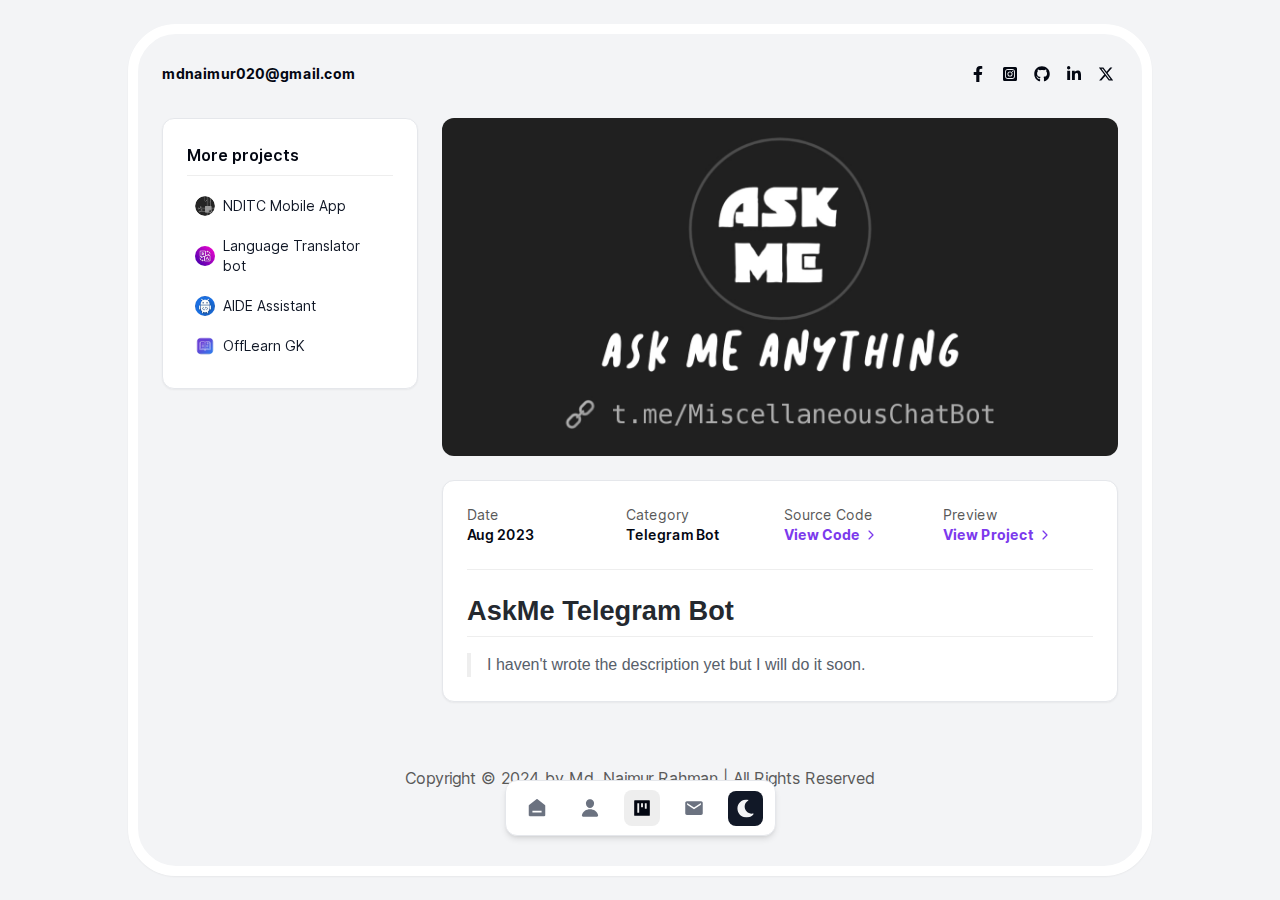
<file: projects/askme-bot/index.html>
<!DOCTYPE html><html lang="en"><head><meta charSet="utf-8"/><meta name="viewport" content="width=device-width, initial-scale=1"/><link rel="preload" as="image" href="/images/projects/askme.jpg"/><link rel="stylesheet" href="/_next/static/css/a3f29d7ea0ee9f75.css" data-precedence="next"/><link rel="stylesheet" href="/_next/static/css/d4d4b3041a5c45dd.css" data-precedence="next"/><link rel="preload" as="script" fetchPriority="low" href="/_next/static/chunks/webpack-b2b34c774f4791b2.js"/><script src="/_next/static/chunks/fd9d1056-121e52b18ff0a3a9.js" async=""></script><script src="/_next/static/chunks/23-5258721a9da65eaf.js" async=""></script><script src="/_next/static/chunks/main-app-b07ee85b4da109da.js" async=""></script><script src="/_next/static/chunks/5e22fd23-b8d2bc04f861422c.js" async=""></script><script src="/_next/static/chunks/94730671-3c4474621680541e.js" async=""></script><script src="/_next/static/chunks/9c4e2130-a71c512130698e70.js" async=""></script><script src="/_next/static/chunks/8e1d74a4-b36c5fe6c4bad18d.js" async=""></script><script src="/_next/static/chunks/479ba886-f88caf27a9ac6638.js" async=""></script><script src="/_next/static/chunks/231-7837c6e138ba1d39.js" async=""></script><script src="/_next/static/chunks/851-03c4df209a66c577.js" async=""></script><script src="/_next/static/chunks/app/layout-62a0d9221a2302bf.js" async=""></script><script src="/_next/static/chunks/173-183ba7b838d6df8e.js" async=""></script><script src="/_next/static/chunks/763-a1d533af3097838c.js" async=""></script><script src="/_next/static/chunks/app/projects/%5Bslug%5D/page-95035133d2400fa9.js" async=""></script><link rel="preload" href="https://www.googletagmanager.com/gtag/js?id=G-RDVW4QEG7M" as="script"/><title>AskMe Telegram bot - Projects - Md. Naimur Rahman</title><meta name="description" content="An AI chatbot, crafted with the ChatGPT API, to effectively respond to user inquiries, built using Python"/><meta name="author" content="Md. Naimur Rahman"/><link rel="manifest" href="https://mdnaimur0.github.io/manifest.json" crossorigin="use-credentials"/><meta name="keywords" content="Md. Naimur Rahman,Md. Naimur Rahman&#x27;s portfolio,naimur,mdnaimur,mdnaimur020,naimur&#x27;s portfolio website,মোঃ নাইমুর রহমান"/><meta name="creator" content="Md. Naimur Rahman"/><meta name="publisher" content="Md. Naimur Rahman"/><link rel="canonical" href="https://mdnaimur0.github.io/projects/askme-bot/"/><meta name="google-site-verification" content="Xtjpzqm-ULL5RGBrvgc3NCIFp7jcQKL1RV1DxEjSZ-Q"/><meta property="og:title" content="AskMe Telegram bot - Projects - Md. Naimur Rahman"/><meta property="og:description" content="An AI chatbot, crafted with the ChatGPT API, to effectively respond to user inquiries, built using Python"/><meta property="og:image" content="https://mdnaimur0.github.io/images/projects/askme.jpg"/><meta property="og:image:alt" content="AskMe Telegram bot"/><meta name="twitter:card" content="summary_large_image"/><meta name="twitter:title" content="AskMe Telegram bot - Projects - Md. Naimur Rahman"/><meta name="twitter:description" content="An AI chatbot, crafted with the ChatGPT API, to effectively respond to user inquiries, built using Python"/><meta name="twitter:image" content="https://mdnaimur0.github.io/images/projects/askme.jpg"/><meta name="twitter:image:alt" content="AskMe Telegram bot"/><link rel="icon" href="/favicon.ico" type="image/x-icon" sizes="16x16"/><link rel="icon" href="/icon.png?e217e42e6c603a97" type="image/png" sizes="512x512"/><link rel="apple-touch-icon" href="/apple-icon.png?480850b7475132ea" type="image/png" sizes="180x180"/><script src="/_next/static/chunks/polyfills-78c92fac7aa8fdd8.js" noModule=""></script></head><body class="__className_aaf875"><script>!function(){try{var d=document.documentElement,c=d.classList;c.remove('light','dark');var e=localStorage.getItem('theme');if(e){c.add(e|| '')}else{c.add('light');}if(e==='light'||e==='dark'||!e)d.style.colorScheme=e||'light'}catch(t){}}();</script><style>#nprogress{pointer-events:none}#nprogress .bar{background:hsl(var(--primary));position:fixed;z-index:1600;top: 0;left:0;width:100%;height:3px}#nprogress .peg{display:block;position:absolute;right:0;width:100px;height:100%;box-shadow:0 0 10px hsl(var(--primary)),0 0 5px hsl(var(--primary));opacity:1;-webkit-transform:rotate(3deg) translate(0px,-4px);-ms-transform:rotate(3deg) translate(0px,-4px);transform:rotate(3deg) translate(0px,-4px)}#nprogress .spinner{display:block;position:fixed;z-index:1600;top: 15px;right:15px}#nprogress .spinner-icon{width:18px;height:18px;box-sizing:border-box;border:2px solid transparent;border-top-color:hsl(var(--primary));border-left-color:hsl(var(--primary));border-radius:50%;-webkit-animation:nprogress-spinner 400ms linear infinite;animation:nprogress-spinner 400ms linear infinite}.nprogress-custom-parent{overflow:hidden;position:relative}.nprogress-custom-parent #nprogress .bar,.nprogress-custom-parent #nprogress .spinner{position:absolute}@-webkit-keyframes nprogress-spinner{0%{-webkit-transform:rotate(0deg)}100%{-webkit-transform:rotate(360deg)}}@keyframes nprogress-spinner{0%{transform:rotate(0deg)}100%{transform:rotate(360deg)}}</style><div class="mx-auto flex h-full w-full flex-col overflow-hidden md:max-w-5xl md:rounded-[48px] md:border-[10px] md:border-background md:shadow-sm md:dark:border-secondary"><div class="overflow-auto md:py-5"><div class="mt-2 flex flex-wrap items-center justify-between gap-2 px-4 md:px-6 py-2 md:mt-0"><a href="mailto:mdnaimur020@gmail.com" target="_blank" class="text-sm font-[700] text-foreground">mdnaimur020@gmail.com</a><div class="flex gap-2 max-sm:hidden"><a href="https://www.facebook.com/mdnaimur0" target="_blank" class="p-1 hover:text-primary" aria-label="Facebook account"><svg stroke="currentColor" fill="currentColor" stroke-width="0" viewBox="0 0 320 512" height="1em" width="1em" xmlns="http://www.w3.org/2000/svg"><path d="M279.14 288l14.22-92.66h-88.91v-60.13c0-25.35 12.42-50.06 52.24-50.06h40.42V6.26S260.43 0 225.36 0c-73.22 0-121.08 44.38-121.08 124.72v70.62H22.89V288h81.39v224h100.17V288z"></path></svg></a><a href="https://www.instagram.com/mdnaimur0" target="_blank" class="p-1  hover:text-primary" aria-label="Instagram account"><svg stroke="currentColor" fill="currentColor" stroke-width="0" viewBox="0 0 448 512" height="1em" width="1em" xmlns="http://www.w3.org/2000/svg"><path d="M224,202.66A53.34,53.34,0,1,0,277.36,256,53.38,53.38,0,0,0,224,202.66Zm124.71-41a54,54,0,0,0-30.41-30.41c-21-8.29-71-6.43-94.3-6.43s-73.25-1.93-94.31,6.43a54,54,0,0,0-30.41,30.41c-8.28,21-6.43,71.05-6.43,94.33S91,329.26,99.32,350.33a54,54,0,0,0,30.41,30.41c21,8.29,71,6.43,94.31,6.43s73.24,1.93,94.3-6.43a54,54,0,0,0,30.41-30.41c8.35-21,6.43-71.05,6.43-94.33S357.1,182.74,348.75,161.67ZM224,338a82,82,0,1,1,82-82A81.9,81.9,0,0,1,224,338Zm85.38-148.3a19.14,19.14,0,1,1,19.13-19.14A19.1,19.1,0,0,1,309.42,189.74ZM400,32H48A48,48,0,0,0,0,80V432a48,48,0,0,0,48,48H400a48,48,0,0,0,48-48V80A48,48,0,0,0,400,32ZM382.88,322c-1.29,25.63-7.14,48.34-25.85,67s-41.4,24.63-67,25.85c-26.41,1.49-105.59,1.49-132,0-25.63-1.29-48.26-7.15-67-25.85s-24.63-41.42-25.85-67c-1.49-26.42-1.49-105.61,0-132,1.29-25.63,7.07-48.34,25.85-67s41.47-24.56,67-25.78c26.41-1.49,105.59-1.49,132,0,25.63,1.29,48.33,7.15,67,25.85s24.63,41.42,25.85,67.05C384.37,216.44,384.37,295.56,382.88,322Z"></path></svg></a><a href="https://github.com/mdnaimur0" target="_blank" class="p-1  hover:text-primary" aria-label="Github account"><svg stroke="currentColor" fill="currentColor" stroke-width="0" viewBox="0 0 496 512" height="1em" width="1em" xmlns="http://www.w3.org/2000/svg"><path d="M165.9 397.4c0 2-2.3 3.6-5.2 3.6-3.3.3-5.6-1.3-5.6-3.6 0-2 2.3-3.6 5.2-3.6 3-.3 5.6 1.3 5.6 3.6zm-31.1-4.5c-.7 2 1.3 4.3 4.3 4.9 2.6 1 5.6 0 6.2-2s-1.3-4.3-4.3-5.2c-2.6-.7-5.5.3-6.2 2.3zm44.2-1.7c-2.9.7-4.9 2.6-4.6 4.9.3 2 2.9 3.3 5.9 2.6 2.9-.7 4.9-2.6 4.6-4.6-.3-1.9-3-3.2-5.9-2.9zM244.8 8C106.1 8 0 113.3 0 252c0 110.9 69.8 205.8 169.5 239.2 12.8 2.3 17.3-5.6 17.3-12.1 0-6.2-.3-40.4-.3-61.4 0 0-70 15-84.7-29.8 0 0-11.4-29.1-27.8-36.6 0 0-22.9-15.7 1.6-15.4 0 0 24.9 2 38.6 25.8 21.9 38.6 58.6 27.5 72.9 20.9 2.3-16 8.8-27.1 16-33.7-55.9-6.2-112.3-14.3-112.3-110.5 0-27.5 7.6-41.3 23.6-58.9-2.6-6.5-11.1-33.3 2.6-67.9 20.9-6.5 69 27 69 27 20-5.6 41.5-8.5 62.8-8.5s42.8 2.9 62.8 8.5c0 0 48.1-33.6 69-27 13.7 34.7 5.2 61.4 2.6 67.9 16 17.7 25.8 31.5 25.8 58.9 0 96.5-58.9 104.2-114.8 110.5 9.2 7.9 17 22.9 17 46.4 0 33.7-.3 75.4-.3 83.6 0 6.5 4.6 14.4 17.3 12.1C428.2 457.8 496 362.9 496 252 496 113.3 383.5 8 244.8 8zM97.2 352.9c-1.3 1-1 3.3.7 5.2 1.6 1.6 3.9 2.3 5.2 1 1.3-1 1-3.3-.7-5.2-1.6-1.6-3.9-2.3-5.2-1zm-10.8-8.1c-.7 1.3.3 2.9 2.3 3.9 1.6 1 3.6.7 4.3-.7.7-1.3-.3-2.9-2.3-3.9-2-.6-3.6-.3-4.3.7zm32.4 35.6c-1.6 1.3-1 4.3 1.3 6.2 2.3 2.3 5.2 2.6 6.5 1 1.3-1.3.7-4.3-1.3-6.2-2.2-2.3-5.2-2.6-6.5-1zm-11.4-14.7c-1.6 1-1.6 3.6 0 5.9 1.6 2.3 4.3 3.3 5.6 2.3 1.6-1.3 1.6-3.9 0-6.2-1.4-2.3-4-3.3-5.6-2z"></path></svg></a><a href="https://www.linkedin.com/in/mdnaimur0" target="_blank" class="p-1  hover:text-primary" aria-label="Linkedin account"><svg stroke="currentColor" fill="currentColor" stroke-width="0" viewBox="0 0 448 512" height="1em" width="1em" xmlns="http://www.w3.org/2000/svg"><path d="M100.28 448H7.4V148.9h92.88zM53.79 108.1C24.09 108.1 0 83.5 0 53.8a53.79 53.79 0 0 1 107.58 0c0 29.7-24.1 54.3-53.79 54.3zM447.9 448h-92.68V302.4c0-34.7-.7-79.2-48.29-79.2-48.29 0-55.69 37.7-55.69 76.7V448h-92.78V148.9h89.08v40.8h1.3c12.4-23.5 42.69-48.3 87.88-48.3 94 0 111.28 61.9 111.28 142.3V448z"></path></svg></a><a href="https://www.x.com/mdnaimur0" target="_blank" class="p-1  hover:text-primary" aria-label="X account"><svg stroke="currentColor" fill="currentColor" stroke-width="0" viewBox="0 0 512 512" height="1em" width="1em" xmlns="http://www.w3.org/2000/svg"><path d="M389.2 48h70.6L305.6 224.2 487 464H345L233.7 318.6 106.5 464H35.8L200.7 275.5 26.8 48H172.4L272.9 180.9 389.2 48zM364.4 421.8h39.1L151.1 88h-42L364.4 421.8z"></path></svg></a></div></div><main class="flex-grow"><div class="grid auto-cols-fr grid-cols-[1fr] grid-rows-[auto] items-start gap-x-6 gap-y-4 p-4 md:grid-cols-[.5fr_1fr] md:p-6 lg:grid-cols-[256px_1fr]"><div class="rounded-xl border bg-background text-foreground shadow-sm dark:bg-secondary p-6 sticky top-3 hidden md:block" style="text-decoration:none"><h3 class="mb-2 text-base font-[600]">More projects</h3><div class="mb-3 h-px w-full bg-divider"></div><ul role="list"><li class="mb-1 rounded-md text-sm transition duration-300 ease-in-out last:mb-0 hover:scale-[.98] hover:bg-divider"><a class="flex w-full items-center justify-start gap-2 p-2 text-secondary-foreground" href="/projects/nditc-mobile-app/"><img alt="NDITC Mobile App" loading="lazy" width="20" height="20" decoding="async" data-nimg="1" class="rounded-full object-cover" style="color:transparent" src="/images/icons/nditc.png"/>NDITC Mobile App</a></li><li class="mb-1 rounded-md text-sm transition duration-300 ease-in-out last:mb-0 hover:scale-[.98] hover:bg-divider"><a class="flex w-full items-center justify-start gap-2 p-2 text-secondary-foreground" href="/projects/translator-bot/"><img alt="Language Translator bot" loading="lazy" width="20" height="20" decoding="async" data-nimg="1" class="rounded-full object-cover" style="color:transparent" src="/images/icons/translator.jpg"/>Language Translator bot</a></li><li class="mb-1 rounded-md text-sm transition duration-300 ease-in-out last:mb-0 hover:scale-[.98] hover:bg-divider"><a class="flex w-full items-center justify-start gap-2 p-2 text-secondary-foreground" href="/projects/aide-assistant/"><img alt="AIDE Assistant" loading="lazy" width="20" height="20" decoding="async" data-nimg="1" class="rounded-full object-cover" style="color:transparent" src="/images/icons/aide-assistant.jpeg"/>AIDE Assistant</a></li><li class="mb-1 rounded-md text-sm transition duration-300 ease-in-out last:mb-0 hover:scale-[.98] hover:bg-divider"><a class="flex w-full items-center justify-start gap-2 p-2 text-secondary-foreground" href="/projects/offlearn-gk/"><img alt="OffLearn GK" loading="lazy" width="20" height="20" decoding="async" data-nimg="1" class="rounded-full object-cover" style="color:transparent" src="/images/icons/olgk.png"/>OffLearn GK</a></li></ul></div><div class="flex flex-col gap-4 md:gap-6"><img src="/images/projects/askme.jpg" alt="AskMe Telegram bot" class="h-auto w-full rounded-xl object-cover"/><div class="rounded-xl border bg-background text-foreground shadow-sm dark:bg-secondary p-6" style="text-decoration:none"><div class="grid-col-1 mb-6 grid gap-2 min-[540px]:grid-cols-2 lg:grid-cols-4"><div><div class="text-sm text-grey">Date</div><div class="text-sm font-[600] text-foreground">Aug 2023</div></div><div><div class="text-sm text-grey">Category</div><div class="text-sm font-[600] text-foreground">Telegram Bot</div></div><div><div class="whitespace-nowrap text-sm text-grey">Source Code</div><div class="text-sm font-[600] text-foreground"><a href="https://github.com/mdnaimur0/askme_telegram_bot_py" target="_blank" class="me-1 flex items-center gap-1 text-sm font-[700] text-primary transition-all duration-300 ease-in-out hover:me-0 hover:gap-2 hover:text-foreground"><span class="whitespace-nowrap text-sm">View Code</span><svg stroke="currentColor" fill="currentColor" stroke-width="0" viewBox="0 0 512 512" height="1em" width="1em" xmlns="http://www.w3.org/2000/svg"><path d="M294.1 256L167 129c-9.4-9.4-9.4-24.6 0-33.9s24.6-9.3 34 0L345 239c9.1 9.1 9.3 23.7.7 33.1L201.1 417c-4.7 4.7-10.9 7-17 7s-12.3-2.3-17-7c-9.4-9.4-9.4-24.6 0-33.9l127-127.1z"></path></svg></a></div></div><div><div class="text-sm text-grey">Preview</div><div class="text-sm font-[600] text-foreground"><a href="https://t.me/MiscellaneousChatBot" target="_blank" class="me-1 flex items-center gap-1 text-sm font-[700] text-primary transition-all duration-300 ease-in-out hover:me-0 hover:gap-2 hover:text-foreground"><span class="whitespace-nowrap text-sm">View Project</span><svg stroke="currentColor" fill="currentColor" stroke-width="0" viewBox="0 0 512 512" height="1em" width="1em" xmlns="http://www.w3.org/2000/svg"><path d="M294.1 256L167 129c-9.4-9.4-9.4-24.6 0-33.9s24.6-9.3 34 0L345 239c9.1 9.1 9.3 23.7.7 33.1L201.1 417c-4.7 4.7-10.9 7-17 7s-12.3-2.3-17-7c-9.4-9.4-9.4-24.6 0-33.9l127-127.1z"></path></svg></a></div></div></div><div class="mb-6 h-px w-full bg-divider"></div><div class="wmde-markdown wmde-markdown-color MDView_markdown__oO1EJ undefined"><h1 id="askme-telegram-bot">AskMe Telegram Bot</h1>
<blockquote>
<p>I haven&#x27;t wrote the description yet but I will do it soon.</p>
</blockquote></div></div></div><div class="rounded-xl border bg-background text-foreground shadow-sm dark:bg-secondary p-6 md:hidden" style="text-decoration:none"><h3 class="mb-2 text-base font-[600]">More projects</h3><div class="mb-3 h-px w-full bg-divider"></div><ul role="list"><li class="mb-1 rounded-md text-sm transition duration-300 ease-in-out last:mb-0 hover:scale-[.98] hover:bg-divider"><a class="flex w-full items-center justify-start gap-2 p-2 text-secondary-foreground" href="/projects/nditc-mobile-app/"><img alt="NDITC Mobile App" loading="lazy" width="20" height="20" decoding="async" data-nimg="1" class="rounded-full object-cover" style="color:transparent" src="/images/icons/nditc.png"/>NDITC Mobile App</a></li><li class="mb-1 rounded-md text-sm transition duration-300 ease-in-out last:mb-0 hover:scale-[.98] hover:bg-divider"><a class="flex w-full items-center justify-start gap-2 p-2 text-secondary-foreground" href="/projects/translator-bot/"><img alt="Language Translator bot" loading="lazy" width="20" height="20" decoding="async" data-nimg="1" class="rounded-full object-cover" style="color:transparent" src="/images/icons/translator.jpg"/>Language Translator bot</a></li><li class="mb-1 rounded-md text-sm transition duration-300 ease-in-out last:mb-0 hover:scale-[.98] hover:bg-divider"><a class="flex w-full items-center justify-start gap-2 p-2 text-secondary-foreground" href="/projects/aide-assistant/"><img alt="AIDE Assistant" loading="lazy" width="20" height="20" decoding="async" data-nimg="1" class="rounded-full object-cover" style="color:transparent" src="/images/icons/aide-assistant.jpeg"/>AIDE Assistant</a></li><li class="mb-1 rounded-md text-sm transition duration-300 ease-in-out last:mb-0 hover:scale-[.98] hover:bg-divider"><a class="flex w-full items-center justify-start gap-2 p-2 text-secondary-foreground" href="/projects/offlearn-gk/"><img alt="OffLearn GK" loading="lazy" width="20" height="20" decoding="async" data-nimg="1" class="rounded-full object-cover" style="color:transparent" src="/images/icons/olgk.png"/>OffLearn GK</a></li></ul></div></div></main><div class="flex items-center justify-center px-4 pb-10 pt-10 text-center md:px-6"><p class="text-grey">Copyright © <!-- -->2024<!-- --> by Md. Naimur Rahman | All Rights Reserved</p></div><div class="h-16"></div><div class="fixed bottom-0 left-0 right-0 z-50 mx-auto mb-8 w-min bg-[transparent] md:mb-16"><div class="mx-auto flex items-center justify-between gap-4 rounded-xl border border-border dark:border-[#1a222e] bg-background px-3 py-2 shadow-md dark:bg-secondary"><a title="Home" class="flex items-center justify-center rounded-lg p-2 transition-colors hover:bg-[#eee] hover:text-foreground dark:hover:bg-[#373851] text-muted-foreground" href="/"><svg stroke="currentColor" fill="currentColor" stroke-width="0" viewBox="0 0 24 24" height="22" width="22" xmlns="http://www.w3.org/2000/svg"><path d="M21 20C21 20.5523 20.5523 21 20 21H4C3.44772 21 3 20.5523 3 20V9.48907C3 9.18048 3.14247 8.88917 3.38606 8.69972L11.3861 2.47749C11.7472 2.19663 12.2528 2.19663 12.6139 2.47749L20.6139 8.69972C20.8575 8.88917 21 9.18048 21 9.48907V20ZM7 15V17H17V15H7Z"></path></svg></a><a title="About" class="flex items-center justify-center rounded-lg p-2 transition-colors hover:bg-[#eee] hover:text-foreground dark:hover:bg-[#373851] text-muted-foreground" href="/about/"><svg stroke="currentColor" fill="currentColor" stroke-width="0" viewBox="0 0 512 512" height="20" width="20" xmlns="http://www.w3.org/2000/svg"><path d="M332.64 64.58C313.18 43.57 286 32 256 32c-30.16 0-57.43 11.5-76.8 32.38-19.58 21.11-29.12 49.8-26.88 80.78C156.76 206.28 203.27 256 256 256s99.16-49.71 103.67-110.82c2.27-30.7-7.33-59.33-27.03-80.6zM432 480H80a31 31 0 0 1-24.2-11.13c-6.5-7.77-9.12-18.38-7.18-29.11C57.06 392.94 83.4 353.61 124.8 326c36.78-24.51 83.37-38 131.2-38s94.42 13.5 131.2 38c41.4 27.6 67.74 66.93 76.18 113.75 1.94 10.73-.68 21.34-7.18 29.11A31 31 0 0 1 432 480z"></path></svg></a><a title="Projects" class="flex items-center justify-center rounded-lg p-2 transition-colors hover:bg-[#eee] hover:text-foreground dark:hover:bg-[#373851] bg-[#eee] text-foreground dark:bg-[#373851]" href="/projects/"><svg stroke="currentColor" fill="currentColor" stroke-width="0" viewBox="0 0 1024 1024" height="20" width="20" xmlns="http://www.w3.org/2000/svg"><path d="M880 112H144c-17.7 0-32 14.3-32 32v736c0 17.7 14.3 32 32 32h736c17.7 0 32-14.3 32-32V144c0-17.7-14.3-32-32-32zM368 744c0 4.4-3.6 8-8 8h-80c-4.4 0-8-3.6-8-8V280c0-4.4 3.6-8 8-8h80c4.4 0 8 3.6 8 8v464zm192-280c0 4.4-3.6 8-8 8h-80c-4.4 0-8-3.6-8-8V280c0-4.4 3.6-8 8-8h80c4.4 0 8 3.6 8 8v184zm192 72c0 4.4-3.6 8-8 8h-80c-4.4 0-8-3.6-8-8V280c0-4.4 3.6-8 8-8h80c4.4 0 8 3.6 8 8v256z"></path></svg></a><a title="Contact" class="flex items-center justify-center rounded-lg p-2 transition-colors hover:bg-[#eee] hover:text-foreground dark:hover:bg-[#373851] text-muted-foreground" href="/contact/"><svg stroke="currentColor" fill="currentColor" stroke-width="0" viewBox="0 0 512 512" height="20" width="20" xmlns="http://www.w3.org/2000/svg"><path d="M437.332 80H74.668C51.199 80 32 99.198 32 122.667v266.666C32 412.802 51.199 432 74.668 432h362.664C460.801 432 480 412.802 480 389.333V122.667C480 99.198 460.801 80 437.332 80zM432 170.667L256 288 80 170.667V128l176 117.333L432 128v42.667z"></path></svg></a><button class="flex items-center justify-center rounded-lg border-none bg-secondary-foreground p-2 text-secondary transition-colors hover:bg-muted-foreground hover:text-muted"><svg stroke="currentColor" fill="currentColor" stroke-width="0" viewBox="0 0 512 512" class="absolute rotate-90 scale-0 transition-all dark:rotate-0 dark:scale-100" aria-label="Switch to light theme" height="19" width="19" xmlns="http://www.w3.org/2000/svg"><path d="M256 160c-52.9 0-96 43.1-96 96s43.1 96 96 96 96-43.1 96-96-43.1-96-96-96zm246.4 80.5l-94.7-47.3 33.5-100.4c4.5-13.6-8.4-26.5-21.9-21.9l-100.4 33.5-47.4-94.8c-6.4-12.8-24.6-12.8-31 0l-47.3 94.7L92.7 70.8c-13.6-4.5-26.5 8.4-21.9 21.9l33.5 100.4-94.7 47.4c-12.8 6.4-12.8 24.6 0 31l94.7 47.3-33.5 100.5c-4.5 13.6 8.4 26.5 21.9 21.9l100.4-33.5 47.3 94.7c6.4 12.8 24.6 12.8 31 0l47.3-94.7 100.4 33.5c13.6 4.5 26.5-8.4 21.9-21.9l-33.5-100.4 94.7-47.3c13-6.5 13-24.7.2-31.1zm-155.9 106c-49.9 49.9-131.1 49.9-181 0-49.9-49.9-49.9-131.1 0-181 49.9-49.9 131.1-49.9 181 0 49.9 49.9 49.9 131.1 0 181z"></path></svg><svg stroke="currentColor" fill="currentColor" stroke-width="0" viewBox="0 0 512 512" class="rotate-0 scale-95 transition-all dark:-rotate-90 dark:scale-0" aria-label="Switch to dark theme" height="19" width="19" xmlns="http://www.w3.org/2000/svg"><path d="M283.211 512c78.962 0 151.079-35.925 198.857-94.792 7.068-8.708-.639-21.43-11.562-19.35-124.203 23.654-238.262-71.576-238.262-196.954 0-72.222 38.662-138.635 101.498-174.394 9.686-5.512 7.25-20.197-3.756-22.23A258.156 258.156 0 0 0 283.211 0c-141.309 0-256 114.511-256 256 0 141.309 114.511 256 256 256z"></path></svg></button></div></div></div></div><script src="/_next/static/chunks/webpack-b2b34c774f4791b2.js" async=""></script><script>(self.__next_f=self.__next_f||[]).push([0]);self.__next_f.push([2,null])</script><script>self.__next_f.push([1,"1:HL[\"/_next/static/css/a3f29d7ea0ee9f75.css\",\"style\"]\n2:HL[\"/_next/static/css/d4d4b3041a5c45dd.css\",\"style\"]\n"])</script><script>self.__next_f.push([1,"3:I[5751,[],\"\"]\n6:I[9275,[],\"\"]\n8:I[1343,[],\"\"]\n9:I[5600,[\"452\",\"static/chunks/5e22fd23-b8d2bc04f861422c.js\",\"522\",\"static/chunks/94730671-3c4474621680541e.js\",\"706\",\"static/chunks/9c4e2130-a71c512130698e70.js\",\"699\",\"static/chunks/8e1d74a4-b36c5fe6c4bad18d.js\",\"259\",\"static/chunks/479ba886-f88caf27a9ac6638.js\",\"231\",\"static/chunks/231-7837c6e138ba1d39.js\",\"851\",\"static/chunks/851-03c4df209a66c577.js\",\"185\",\"static/chunks/app/layout-62a0d9221a2302bf.js\"],\"ThemeProvider\"]\na:I[9593,[\"452\",\"static/chunks/5e22fd23-b8d2bc04f861422c.js\",\"522\",\"static/chunks/94730671-3c4474621680541e.js\",\"706\",\"static/chunks/9c4e2130-a71c512130698e70.js\",\"699\",\"static/chunks/8e1d74a4-b36c5fe6c4bad18d.js\",\"259\",\"static/chunks/479ba886-f88caf27a9ac6638.js\",\"231\",\"static/chunks/231-7837c6e138ba1d39.js\",\"851\",\"static/chunks/851-03c4df209a66c577.js\",\"185\",\"static/chunks/app/layout-62a0d9221a2302bf.js\"],\"\"]\nc:I[231,[\"231\",\"static/chunks/231-7837c6e138ba1d39.js\",\"173\",\"static/chunks/173-183ba7b838d6df8e.js\",\"763\",\"static/chunks/763-a1d533af3097838c.js\",\"101\",\"static/chunks/app/projects/%5Bslug%5D/page-95035133d2400fa9.js\"],\"\"]\nd:I[2105,[\"452\",\"static/chunks/5e22fd23-b8d2bc04f861422c.js\",\"522\",\"static/chunks/94730671-3c4474621680541e.js\",\"706\",\"static/chunks/9c4e2130-a71c512130698e70.js\",\"699\",\"static/chunks/8e1d74a4-b36c5fe6c4bad18d.js\",\"259\",\"static/chunks/479ba886-f88caf27a9ac6638.js\",\"231\",\"static/chunks/231-7837c6e138ba1d39.js\",\"851\",\"static/chunks/851-03c4df209a66c577.js\",\"185\",\"static/chunks/app/layout-62a0d9221a2302bf.js\"],\"default\"]\ne:I[4080,[\"452\",\"static/chunks/5e22fd23-b8d2bc04f861422c.js\",\"522\",\"static/chunks/94730671-3c4474621680541e.js\",\"706\",\"static/chunks/9c4e2130-a71c512130698e70.js\",\"699\",\"static/chunks/8e1d74a4-b36c5fe6c4bad18d.js\",\"259\",\"static/chunks/479ba886-f88caf27a9ac6638.js\",\"231\",\"static/chunks/231-7837c6e138ba1d39.js\",\"851\",\"static/chunks/851-03c4df209a66c577.js\",\"185\",\"static/chunks/app/layout-62a0d9221a2302bf.js\"],\"\"]\n10:I[6130,[],\"\"]\n7:[\"slug\",\"askme-bot\",\"d\"]\nb:T518,M165.9 397.4c0 2-2.3 3.6-5.2 3.6-3.3.3-5.6-1.3"])</script><script>self.__next_f.push([1,"-5.6-3.6 0-2 2.3-3.6 5.2-3.6 3-.3 5.6 1.3 5.6 3.6zm-31.1-4.5c-.7 2 1.3 4.3 4.3 4.9 2.6 1 5.6 0 6.2-2s-1.3-4.3-4.3-5.2c-2.6-.7-5.5.3-6.2 2.3zm44.2-1.7c-2.9.7-4.9 2.6-4.6 4.9.3 2 2.9 3.3 5.9 2.6 2.9-.7 4.9-2.6 4.6-4.6-.3-1.9-3-3.2-5.9-2.9zM244.8 8C106.1 8 0 113.3 0 252c0 110.9 69.8 205.8 169.5 239.2 12.8 2.3 17.3-5.6 17.3-12.1 0-6.2-.3-40.4-.3-61.4 0 0-70 15-84.7-29.8 0 0-11.4-29.1-27.8-36.6 0 0-22.9-15.7 1.6-15.4 0 0 24.9 2 38.6 25.8 21.9 38.6 58.6 27.5 72.9 20.9 2.3-16 8.8-27.1 16-33.7-55.9-6.2-112.3-14.3-112.3-110.5 0-27.5 7.6-41.3 23.6-58.9-2.6-6.5-11.1-33.3 2.6-67.9 20.9-6.5 69 27 69 27 20-5.6 41.5-8.5 62.8-8.5s42.8 2.9 62.8 8.5c0 0 48.1-33.6 69-27 13.7 34.7 5.2 61.4 2.6 67.9 16 17.7 25.8 31.5 25.8 58.9 0 96.5-58.9 104.2-114.8 110.5 9.2 7.9 17 22.9 17 46.4 0 33.7-.3 75.4-.3 83.6 0 6.5 4.6 14.4 17.3 12.1C428.2 457.8 496 362.9 496 252 496 113.3 383.5 8 244.8 8zM97.2 352.9c-1.3 1-1 3.3.7 5.2 1.6 1.6 3.9 2.3 5.2 1 1.3-1 1-3.3-.7-5.2-1.6-1.6-3.9-2.3-5.2-1zm-10.8-8.1c-.7 1.3.3 2.9 2.3 3.9 1.6 1 3.6.7 4.3-.7.7-1.3-.3-2.9-2.3-3.9-2-.6-3.6-.3-4.3.7zm32.4 35.6c-1.6 1.3-1 4.3 1.3 6.2 2.3 2.3 5.2 2.6 6.5 1 1.3-1.3.7-4.3-1.3-6.2-2.2-2.3-5.2-2.6-6.5-1zm-11.4-14.7c-1.6 1-1.6 3.6 0 5.9 1.6 2.3 4.3 3.3 5.6 2.3 1.6-1.3 1.6-3.9 0-6.2-1.4-2.3-4-3.3-5.6-2z11:[]\n"])</script><script>self.__next_f.push([1,"0:[[[\"$\",\"link\",\"0\",{\"rel\":\"stylesheet\",\"href\":\"/_next/static/css/a3f29d7ea0ee9f75.css\",\"precedence\":\"next\",\"crossOrigin\":\"$undefined\"}]],[\"$\",\"$L3\",null,{\"buildId\":\"Dw8w84DA3Pi7rEUVeFUPw\",\"assetPrefix\":\"\",\"initialCanonicalUrl\":\"/projects/askme-bot/\",\"initialTree\":[\"\",{\"children\":[\"projects\",{\"children\":[[\"slug\",\"askme-bot\",\"d\"],{\"children\":[\"__PAGE__?{\\\"slug\\\":\\\"askme-bot\\\"}\",{}]}]}]},\"$undefined\",\"$undefined\",true],\"initialSeedData\":[\"\",{\"children\":[\"projects\",{\"children\":[[\"slug\",\"askme-bot\",\"d\"],{\"children\":[\"__PAGE__\",{},[[\"$L4\",\"$L5\"],null],null]},[\"$\",\"$L6\",null,{\"parallelRouterKey\":\"children\",\"segmentPath\":[\"children\",\"projects\",\"children\",\"$7\",\"children\"],\"error\":\"$undefined\",\"errorStyles\":\"$undefined\",\"errorScripts\":\"$undefined\",\"template\":[\"$\",\"$L8\",null,{}],\"templateStyles\":\"$undefined\",\"templateScripts\":\"$undefined\",\"notFound\":\"$undefined\",\"notFoundStyles\":\"$undefined\",\"styles\":[[\"$\",\"link\",\"0\",{\"rel\":\"stylesheet\",\"href\":\"/_next/static/css/d4d4b3041a5c45dd.css\",\"precedence\":\"next\",\"crossOrigin\":\"$undefined\"}]]}],null]},[\"$\",\"$L6\",null,{\"parallelRouterKey\":\"children\",\"segmentPath\":[\"children\",\"projects\",\"children\"],\"error\":\"$undefined\",\"errorStyles\":\"$undefined\",\"errorScripts\":\"$undefined\",\"template\":[\"$\",\"$L8\",null,{}],\"templateStyles\":\"$undefined\",\"templateScripts\":\"$undefined\",\"notFound\":\"$undefined\",\"notFoundStyles\":\"$undefined\",\"styles\":null}],null]},[[\"$\",\"html\",null,{\"lang\":\"en\",\"children\":[\"$\",\"body\",null,{\"className\":\"__className_aaf875\",\"children\":[\"$\",\"$L9\",null,{\"attribute\":\"class\",\"enableSystem\":false,\"children\":[[\"$\",\"$La\",null,{\"color\":\"hsl(var(--primary))\",\"template\":\"\u003cdiv class=\\\"bar\\\" role=\\\"bar\\\"\u003e\u003cdiv class=\\\"peg\\\"\u003e\u003c/div\u003e\u003c/div\u003e\"}],[\"$\",\"div\",null,{\"className\":\"mx-auto flex h-full w-full flex-col overflow-hidden md:max-w-5xl md:rounded-[48px] md:border-[10px] md:border-background md:shadow-sm md:dark:border-secondary\",\"children\":[\"$\",\"div\",null,{\"className\":\"overflow-auto md:py-5\",\"children\":[[\"$\",\"div\",null,{\"className\":\"mt-2 flex flex-wrap items-center justify-between gap-2 px-4 md:px-6 py-2 md:mt-0\",\"children\":[[\"$\",\"a\",null,{\"href\":\"mailto:mdnaimur020@gmail.com\",\"target\":\"_blank\",\"className\":\"text-sm font-[700] text-foreground\",\"children\":\"mdnaimur020@gmail.com\"}],[\"$\",\"div\",null,{\"className\":\"flex gap-2 max-sm:hidden\",\"children\":[[\"$\",\"a\",null,{\"href\":\"https://www.facebook.com/mdnaimur0\",\"target\":\"_blank\",\"className\":\"p-1 hover:text-primary\",\"aria-label\":\"Facebook account\",\"children\":[\"$\",\"svg\",null,{\"stroke\":\"currentColor\",\"fill\":\"currentColor\",\"strokeWidth\":\"0\",\"viewBox\":\"0 0 320 512\",\"children\":[\"$undefined\",[[\"$\",\"path\",\"0\",{\"d\":\"M279.14 288l14.22-92.66h-88.91v-60.13c0-25.35 12.42-50.06 52.24-50.06h40.42V6.26S260.43 0 225.36 0c-73.22 0-121.08 44.38-121.08 124.72v70.62H22.89V288h81.39v224h100.17V288z\",\"children\":[]}]]],\"className\":\"$undefined\",\"style\":{\"color\":\"$undefined\"},\"height\":\"1em\",\"width\":\"1em\",\"xmlns\":\"http://www.w3.org/2000/svg\"}]}],[\"$\",\"a\",null,{\"href\":\"https://www.instagram.com/mdnaimur0\",\"target\":\"_blank\",\"className\":\"p-1  hover:text-primary\",\"aria-label\":\"Instagram account\",\"children\":[\"$\",\"svg\",null,{\"stroke\":\"currentColor\",\"fill\":\"currentColor\",\"strokeWidth\":\"0\",\"viewBox\":\"0 0 448 512\",\"children\":[\"$undefined\",[[\"$\",\"path\",\"0\",{\"d\":\"M224,202.66A53.34,53.34,0,1,0,277.36,256,53.38,53.38,0,0,0,224,202.66Zm124.71-41a54,54,0,0,0-30.41-30.41c-21-8.29-71-6.43-94.3-6.43s-73.25-1.93-94.31,6.43a54,54,0,0,0-30.41,30.41c-8.28,21-6.43,71.05-6.43,94.33S91,329.26,99.32,350.33a54,54,0,0,0,30.41,30.41c21,8.29,71,6.43,94.31,6.43s73.24,1.93,94.3-6.43a54,54,0,0,0,30.41-30.41c8.35-21,6.43-71.05,6.43-94.33S357.1,182.74,348.75,161.67ZM224,338a82,82,0,1,1,82-82A81.9,81.9,0,0,1,224,338Zm85.38-148.3a19.14,19.14,0,1,1,19.13-19.14A19.1,19.1,0,0,1,309.42,189.74ZM400,32H48A48,48,0,0,0,0,80V432a48,48,0,0,0,48,48H400a48,48,0,0,0,48-48V80A48,48,0,0,0,400,32ZM382.88,322c-1.29,25.63-7.14,48.34-25.85,67s-41.4,24.63-67,25.85c-26.41,1.49-105.59,1.49-132,0-25.63-1.29-48.26-7.15-67-25.85s-24.63-41.42-25.85-67c-1.49-26.42-1.49-105.61,0-132,1.29-25.63,7.07-48.34,25.85-67s41.47-24.56,67-25.78c26.41-1.49,105.59-1.49,132,0,25.63,1.29,48.33,7.15,67,25.85s24.63,41.42,25.85,67.05C384.37,216.44,384.37,295.56,382.88,322Z\",\"children\":[]}]]],\"className\":\"$undefined\",\"style\":{\"color\":\"$undefined\"},\"height\":\"1em\",\"width\":\"1em\",\"xmlns\":\"http://www.w3.org/2000/svg\"}]}],[\"$\",\"a\",null,{\"href\":\"https://github.com/mdnaimur0\",\"target\":\"_blank\",\"className\":\"p-1  hover:text-primary\",\"aria-label\":\"Github account\",\"children\":[\"$\",\"svg\",null,{\"stroke\":\"currentColor\",\"fill\":\"currentColor\",\"strokeWidth\":\"0\",\"viewBox\":\"0 0 496 512\",\"children\":[\"$undefined\",[[\"$\",\"path\",\"0\",{\"d\":\"$b\",\"children\":[]}]]],\"className\":\"$undefined\",\"style\":{\"color\":\"$undefined\"},\"height\":\"1em\",\"width\":\"1em\",\"xmlns\":\"http://www.w3.org/2000/svg\"}]}],[\"$\",\"a\",null,{\"href\":\"https://www.linkedin.com/in/mdnaimur0\",\"target\":\"_blank\",\"className\":\"p-1  hover:text-primary\",\"aria-label\":\"Linkedin account\",\"children\":[\"$\",\"svg\",null,{\"stroke\":\"currentColor\",\"fill\":\"currentColor\",\"strokeWidth\":\"0\",\"viewBox\":\"0 0 448 512\",\"children\":[\"$undefined\",[[\"$\",\"path\",\"0\",{\"d\":\"M100.28 448H7.4V148.9h92.88zM53.79 108.1C24.09 108.1 0 83.5 0 53.8a53.79 53.79 0 0 1 107.58 0c0 29.7-24.1 54.3-53.79 54.3zM447.9 448h-92.68V302.4c0-34.7-.7-79.2-48.29-79.2-48.29 0-55.69 37.7-55.69 76.7V448h-92.78V148.9h89.08v40.8h1.3c12.4-23.5 42.69-48.3 87.88-48.3 94 0 111.28 61.9 111.28 142.3V448z\",\"children\":[]}]]],\"className\":\"$undefined\",\"style\":{\"color\":\"$undefined\"},\"height\":\"1em\",\"width\":\"1em\",\"xmlns\":\"http://www.w3.org/2000/svg\"}]}],[\"$\",\"a\",null,{\"href\":\"https://www.x.com/mdnaimur0\",\"target\":\"_blank\",\"className\":\"p-1  hover:text-primary\",\"aria-label\":\"X account\",\"children\":[\"$\",\"svg\",null,{\"stroke\":\"currentColor\",\"fill\":\"currentColor\",\"strokeWidth\":\"0\",\"viewBox\":\"0 0 512 512\",\"children\":[\"$undefined\",[[\"$\",\"path\",\"0\",{\"d\":\"M389.2 48h70.6L305.6 224.2 487 464H345L233.7 318.6 106.5 464H35.8L200.7 275.5 26.8 48H172.4L272.9 180.9 389.2 48zM364.4 421.8h39.1L151.1 88h-42L364.4 421.8z\",\"children\":[]}]]],\"className\":\"$undefined\",\"style\":{\"color\":\"$undefined\"},\"height\":\"1em\",\"width\":\"1em\",\"xmlns\":\"http://www.w3.org/2000/svg\"}]}]]}]]}],[\"$\",\"main\",null,{\"className\":\"flex-grow\",\"children\":[\"$\",\"$L6\",null,{\"parallelRouterKey\":\"children\",\"segmentPath\":[\"children\"],\"error\":\"$undefined\",\"errorStyles\":\"$undefined\",\"errorScripts\":\"$undefined\",\"template\":[\"$\",\"$L8\",null,{}],\"templateStyles\":\"$undefined\",\"templateScripts\":\"$undefined\",\"notFound\":[\"$\",\"div\",null,{\"className\":\"flex flex-col items-center justify-center p-6 text-center\",\"children\":[[\"$\",\"h1\",null,{\"className\":\"mb-3 text-9xl font-bold\",\"children\":\"404\"}],[\"$\",\"div\",null,{\"className\":\"rounded-xl border bg-background text-foreground shadow-sm dark:bg-secondary w-fit max-w-[400px] self-center p-8 text-center\",\"style\":{\"textDecoration\":\"none\"},\"children\":[[\"$\",\"h2\",null,{\"className\":\"mb-2 text-2xl font-[600]\",\"children\":\"Sorry! Page not found\"}],[\"$\",\"p\",null,{\"className\":\"mb-6 text-grey\",\"children\":\"The page you are looking for may be removed or moved to another location.\"}],[\"$\",\"$Lc\",null,{\"href\":\"/\",\"className\":\"w-full rounded-lg bg-foreground px-3 py-2 text-sm font-[600] text-background transition duration-300 ease-in-out hover:bg-[grey]\",\"children\":\"Go back home\"}]]}]]}],\"notFoundStyles\":[],\"styles\":null}]}],[\"$\",\"div\",null,{\"className\":\"flex items-center justify-center px-4 pb-10 pt-10 text-center md:px-6\",\"children\":[\"$\",\"p\",null,{\"className\":\"text-grey\",\"children\":[\"Copyright © \",2024,\" by Md. Naimur Rahman | All Rights Reserved\"]}]}],[\"$\",\"div\",null,{\"className\":\"h-16\"}],[\"$\",\"$Ld\",null,{}]]}]}],[[\"$\",\"$Le\",null,{\"async\":true,\"src\":\"https://www.googletagmanager.com/gtag/js?id=G-RDVW4QEG7M\"}],[\"$\",\"$Le\",null,{\"id\":\"google-analytics\",\"children\":\"\\n                 window.dataLayer = window.dataLayer || [];\\n                 function gtag(){dataLayer.push(arguments);}\\n                 gtag('js', new Date());\\n       \\n                 gtag('config', 'G-RDVW4QEG7M');\\n            \"}]]]}]}]}],null],null],\"couldBeIntercepted\":false,\"initialHead\":[null,\"$Lf\"],\"globalErrorComponent\":\"$10\",\"missingSlots\":\"$W11\"}]]\n"])</script><script>self.__next_f.push([1,"f:[[\"$\",\"meta\",\"0\",{\"name\":\"viewport\",\"content\":\"width=device-width, initial-scale=1\"}],[\"$\",\"meta\",\"1\",{\"charSet\":\"utf-8\"}],[\"$\",\"title\",\"2\",{\"children\":\"AskMe Telegram bot - Projects - Md. Naimur Rahman\"}],[\"$\",\"meta\",\"3\",{\"name\":\"description\",\"content\":\"An AI chatbot, crafted with the ChatGPT API, to effectively respond to user inquiries, built using Python\"}],[\"$\",\"meta\",\"4\",{\"name\":\"author\",\"content\":\"Md. Naimur Rahman\"}],[\"$\",\"link\",\"5\",{\"rel\":\"manifest\",\"href\":\"https://mdnaimur0.github.io/manifest.json\",\"crossOrigin\":\"use-credentials\"}],[\"$\",\"meta\",\"6\",{\"name\":\"keywords\",\"content\":\"Md. Naimur Rahman,Md. Naimur Rahman's portfolio,naimur,mdnaimur,mdnaimur020,naimur's portfolio website,মোঃ নাইমুর রহমান\"}],[\"$\",\"meta\",\"7\",{\"name\":\"creator\",\"content\":\"Md. Naimur Rahman\"}],[\"$\",\"meta\",\"8\",{\"name\":\"publisher\",\"content\":\"Md. Naimur Rahman\"}],[\"$\",\"link\",\"9\",{\"rel\":\"canonical\",\"href\":\"https://mdnaimur0.github.io/projects/askme-bot/\"}],[\"$\",\"meta\",\"10\",{\"name\":\"google-site-verification\",\"content\":\"Xtjpzqm-ULL5RGBrvgc3NCIFp7jcQKL1RV1DxEjSZ-Q\"}],[\"$\",\"meta\",\"11\",{\"property\":\"og:title\",\"content\":\"AskMe Telegram bot - Projects - Md. Naimur Rahman\"}],[\"$\",\"meta\",\"12\",{\"property\":\"og:description\",\"content\":\"An AI chatbot, crafted with the ChatGPT API, to effectively respond to user inquiries, built using Python\"}],[\"$\",\"meta\",\"13\",{\"property\":\"og:image\",\"content\":\"https://mdnaimur0.github.io/images/projects/askme.jpg\"}],[\"$\",\"meta\",\"14\",{\"property\":\"og:image:alt\",\"content\":\"AskMe Telegram bot\"}],[\"$\",\"meta\",\"15\",{\"name\":\"twitter:card\",\"content\":\"summary_large_image\"}],[\"$\",\"meta\",\"16\",{\"name\":\"twitter:title\",\"content\":\"AskMe Telegram bot - Projects - Md. Naimur Rahman\"}],[\"$\",\"meta\",\"17\",{\"name\":\"twitter:description\",\"content\":\"An AI chatbot, crafted with the ChatGPT API, to effectively respond to user inquiries, built using Python\"}],[\"$\",\"meta\",\"18\",{\"name\":\"twitter:image\",\"content\":\"https://mdnaimur0.github.io/images/projects/askme.jpg\"}],[\"$\",\"meta\",\"19\",{\"name\":\"twitter:image:alt\",\"content\":\"AskMe Telegram bot\"}],[\"$\",\"link\",\"20\",{\"rel\":\"icon\",\"href\":\"/favicon.ico\",\"type\":\"image/x-icon\",\"sizes\":\"16x16\"}],[\"$\",\"link\",\"21\",{\"rel\":\"icon\",\"href\":\"/icon.png?e217e42e6c603a97\",\"type\":\"image/png\",\"sizes\":\"512x512\"}],[\"$\",\"link\",\"22\",{\"rel\":\"apple-touch-icon\",\"href\":\"/apple-icon.png?480850b7475132ea\",\"type\":\"image/png\",\"sizes\":\"180x180\"}]]\n"])</script><script>self.__next_f.push([1,"4:null\n"])</script><script>self.__next_f.push([1,"12:I[8173,[\"231\",\"static/chunks/231-7837c6e138ba1d39.js\",\"173\",\"static/chunks/173-183ba7b838d6df8e.js\",\"763\",\"static/chunks/763-a1d533af3097838c.js\",\"101\",\"static/chunks/app/projects/%5Bslug%5D/page-95035133d2400fa9.js\"],\"Image\"]\n13:I[7092,[\"231\",\"static/chunks/231-7837c6e138ba1d39.js\",\"173\",\"static/chunks/173-183ba7b838d6df8e.js\",\"763\",\"static/chunks/763-a1d533af3097838c.js\",\"101\",\"static/chunks/app/projects/%5Bslug%5D/page-95035133d2400fa9.js\"],\"default\"]\n"])</script><script>self.__next_f.push([1,"5:[\"$\",\"div\",null,{\"className\":\"grid auto-cols-fr grid-cols-[1fr] grid-rows-[auto] items-start gap-x-6 gap-y-4 p-4 md:grid-cols-[.5fr_1fr] md:p-6 lg:grid-cols-[256px_1fr]\",\"children\":[[\"$\",\"div\",null,{\"className\":\"rounded-xl border bg-background text-foreground shadow-sm dark:bg-secondary p-6 sticky top-3 hidden md:block\",\"style\":{\"textDecoration\":\"none\"},\"children\":[[\"$\",\"h3\",null,{\"className\":\"mb-2 text-base font-[600]\",\"children\":\"More projects\"}],[\"$\",\"div\",null,{\"className\":\"mb-3 h-px w-full bg-divider\"}],[\"$\",\"ul\",null,{\"role\":\"list\",\"children\":[[\"$\",\"li\",\"0\",{\"className\":\"mb-1 rounded-md text-sm transition duration-300 ease-in-out last:mb-0 hover:scale-[.98] hover:bg-divider\",\"children\":[\"$\",\"$Lc\",null,{\"href\":\"/projects/nditc-mobile-app\",\"className\":\"flex w-full items-center justify-start gap-2 p-2 text-secondary-foreground\",\"children\":[[\"$\",\"$L12\",null,{\"src\":\"/images/icons/nditc.png\",\"alt\":\"NDITC Mobile App\",\"width\":20,\"height\":20,\"className\":\"rounded-full object-cover\"}],\"NDITC Mobile App\"]}]}],[\"$\",\"li\",\"1\",{\"className\":\"mb-1 rounded-md text-sm transition duration-300 ease-in-out last:mb-0 hover:scale-[.98] hover:bg-divider\",\"children\":[\"$\",\"$Lc\",null,{\"href\":\"/projects/translator-bot\",\"className\":\"flex w-full items-center justify-start gap-2 p-2 text-secondary-foreground\",\"children\":[[\"$\",\"$L12\",null,{\"src\":\"/images/icons/translator.jpg\",\"alt\":\"Language Translator bot\",\"width\":20,\"height\":20,\"className\":\"rounded-full object-cover\"}],\"Language Translator bot\"]}]}],[\"$\",\"li\",\"2\",{\"className\":\"mb-1 rounded-md text-sm transition duration-300 ease-in-out last:mb-0 hover:scale-[.98] hover:bg-divider\",\"children\":[\"$\",\"$Lc\",null,{\"href\":\"/projects/aide-assistant\",\"className\":\"flex w-full items-center justify-start gap-2 p-2 text-secondary-foreground\",\"children\":[[\"$\",\"$L12\",null,{\"src\":\"/images/icons/aide-assistant.jpeg\",\"alt\":\"AIDE Assistant\",\"width\":20,\"height\":20,\"className\":\"rounded-full object-cover\"}],\"AIDE Assistant\"]}]}],[\"$\",\"li\",\"3\",{\"className\":\"mb-1 rounded-md text-sm transition duration-300 ease-in-out last:mb-0 hover:scale-[.98] hover:bg-divider\",\"children\":[\"$\",\"$Lc\",null,{\"href\":\"/projects/offlearn-gk\",\"className\":\"flex w-full items-center justify-start gap-2 p-2 text-secondary-foreground\",\"children\":[[\"$\",\"$L12\",null,{\"src\":\"/images/icons/olgk.png\",\"alt\":\"OffLearn GK\",\"width\":20,\"height\":20,\"className\":\"rounded-full object-cover\"}],\"OffLearn GK\"]}]}]]}]]}],[\"$\",\"div\",null,{\"className\":\"flex flex-col gap-4 md:gap-6\",\"children\":[[\"$\",\"img\",null,{\"src\":\"/images/projects/askme.jpg\",\"alt\":\"AskMe Telegram bot\",\"className\":\"h-auto w-full rounded-xl object-cover\"}],[\"$\",\"div\",null,{\"className\":\"rounded-xl border bg-background text-foreground shadow-sm dark:bg-secondary p-6\",\"style\":{\"textDecoration\":\"none\"},\"children\":[[\"$\",\"div\",null,{\"className\":\"grid-col-1 mb-6 grid gap-2 min-[540px]:grid-cols-2 lg:grid-cols-4\",\"children\":[[\"$\",\"div\",null,{\"children\":[[\"$\",\"div\",null,{\"className\":\"text-sm text-grey\",\"children\":\"Date\"}],[\"$\",\"div\",null,{\"className\":\"text-sm font-[600] text-foreground\",\"children\":\"Aug 2023\"}]]}],[\"$\",\"div\",null,{\"children\":[[\"$\",\"div\",null,{\"className\":\"text-sm text-grey\",\"children\":\"Category\"}],[\"$\",\"div\",null,{\"className\":\"text-sm font-[600] text-foreground\",\"children\":\"Telegram Bot\"}]]}],[\"$\",\"div\",null,{\"children\":[[\"$\",\"div\",null,{\"className\":\"whitespace-nowrap text-sm text-grey\",\"children\":\"Source Code\"}],[\"$\",\"div\",null,{\"className\":\"text-sm font-[600] text-foreground\",\"children\":[\"$\",\"a\",null,{\"href\":\"https://github.com/mdnaimur0/askme_telegram_bot_py\",\"target\":\"_blank\",\"className\":\"me-1 flex items-center gap-1 text-sm font-[700] text-primary transition-all duration-300 ease-in-out hover:me-0 hover:gap-2 hover:text-foreground\",\"children\":[[\"$\",\"span\",null,{\"className\":\"whitespace-nowrap text-sm\",\"children\":\"View Code\"}],[\"$\",\"svg\",null,{\"stroke\":\"currentColor\",\"fill\":\"currentColor\",\"strokeWidth\":\"0\",\"viewBox\":\"0 0 512 512\",\"children\":[\"$undefined\",[[\"$\",\"path\",\"0\",{\"d\":\"M294.1 256L167 129c-9.4-9.4-9.4-24.6 0-33.9s24.6-9.3 34 0L345 239c9.1 9.1 9.3 23.7.7 33.1L201.1 417c-4.7 4.7-10.9 7-17 7s-12.3-2.3-17-7c-9.4-9.4-9.4-24.6 0-33.9l127-127.1z\",\"children\":[]}]]],\"className\":\"$undefined\",\"style\":{\"color\":\"$undefined\"},\"height\":\"1em\",\"width\":\"1em\",\"xmlns\":\"http://www.w3.org/2000/svg\"}]]}]}]]}],[\"$\",\"div\",null,{\"children\":[[\"$\",\"div\",null,{\"className\":\"text-sm text-grey\",\"children\":\"Preview\"}],[\"$\",\"div\",null,{\"className\":\"text-sm font-[600] text-foreground\",\"children\":[\"$\",\"a\",null,{\"href\":\"https://t.me/MiscellaneousChatBot\",\"target\":\"_blank\",\"className\":\"me-1 flex items-center gap-1 text-sm font-[700] text-primary transition-all duration-300 ease-in-out hover:me-0 hover:gap-2 hover:text-foreground\",\"children\":[[\"$\",\"span\",null,{\"className\":\"whitespace-nowrap text-sm\",\"children\":\"View Project\"}],[\"$\",\"svg\",null,{\"stroke\":\"currentColor\",\"fill\":\"currentColor\",\"strokeWidth\":\"0\",\"viewBox\":\"0 0 512 512\",\"children\":[\"$undefined\",[[\"$\",\"path\",\"0\",{\"d\":\"M294.1 256L167 129c-9.4-9.4-9.4-24.6 0-33.9s24.6-9.3 34 0L345 239c9.1 9.1 9.3 23.7.7 33.1L201.1 417c-4.7 4.7-10.9 7-17 7s-12.3-2.3-17-7c-9.4-9.4-9.4-24.6 0-33.9l127-127.1z\",\"children\":[]}]]],\"className\":\"$undefined\",\"style\":{\"color\":\"$undefined\"},\"height\":\"1em\",\"width\":\"1em\",\"xmlns\":\"http://www.w3.org/2000/svg\"}]]}]}]]}]]}],[\"$\",\"div\",null,{\"className\":\"mb-6 h-px w-full bg-divider\"}],[\"$\",\"$L13\",null,{\"source\":\"# AskMe Telegram Bot\\r\\n\\r\\n\u003e I haven't wrote the description yet but I will do it soon.\\r\\n\"}]]}]]}],[\"$\",\"div\",null,{\"className\":\"rounded-xl border bg-background text-foreground shadow-sm dark:bg-secondary p-6 md:hidden\",\"style\":{\"textDecoration\":\"none\"},\"children\":[[\"$\",\"h3\",null,{\"className\":\"mb-2 text-base font-[600]\",\"children\":\"More projects\"}],[\"$\",\"div\",null,{\"className\":\"mb-3 h-px w-full bg-divider\"}],[\"$\",\"ul\",null,{\"role\":\"list\",\"children\":[[\"$\",\"li\",\"0\",{\"className\":\"mb-1 rounded-md text-sm transition duration-300 ease-in-out last:mb-0 hover:scale-[.98] hover:bg-divider\",\"children\":[\"$\",\"$Lc\",null,{\"href\":\"/projects/nditc-mobile-app\",\"className\":\"flex w-full items-center justify-start gap-2 p-2 text-secondary-foreground\",\"children\":[[\"$\",\"$L12\",null,{\"src\":\"/images/icons/nditc.png\",\"alt\":\"NDITC Mobile App\",\"width\":20,\"height\":20,\"className\":\"rounded-full object-cover\"}],\"NDITC Mobile App\"]}]}],[\"$\",\"li\",\"1\",{\"className\":\"mb-1 rounded-md text-sm transition duration-300 ease-in-out last:mb-0 hover:scale-[.98] hover:bg-divider\",\"children\":[\"$\",\"$Lc\",null,{\"href\":\"/projects/translator-bot\",\"className\":\"flex w-full items-center justify-start gap-2 p-2 text-secondary-foreground\",\"children\":[[\"$\",\"$L12\",null,{\"src\":\"/images/icons/translator.jpg\",\"alt\":\"Language Translator bot\",\"width\":20,\"height\":20,\"className\":\"rounded-full object-cover\"}],\"Language Translator bot\"]}]}],[\"$\",\"li\",\"2\",{\"className\":\"mb-1 rounded-md text-sm transition duration-300 ease-in-out last:mb-0 hover:scale-[.98] hover:bg-divider\",\"children\":[\"$\",\"$Lc\",null,{\"href\":\"/projects/aide-assistant\",\"className\":\"flex w-full items-center justify-start gap-2 p-2 text-secondary-foreground\",\"children\":[[\"$\",\"$L12\",null,{\"src\":\"/images/icons/aide-assistant.jpeg\",\"alt\":\"AIDE Assistant\",\"width\":20,\"height\":20,\"className\":\"rounded-full object-cover\"}],\"AIDE Assistant\"]}]}],[\"$\",\"li\",\"3\",{\"className\":\"mb-1 rounded-md text-sm transition duration-300 ease-in-out last:mb-0 hover:scale-[.98] hover:bg-divider\",\"children\":[\"$\",\"$Lc\",null,{\"href\":\"/projects/offlearn-gk\",\"className\":\"flex w-full items-center justify-start gap-2 p-2 text-secondary-foreground\",\"children\":[[\"$\",\"$L12\",null,{\"src\":\"/images/icons/olgk.png\",\"alt\":\"OffLearn GK\",\"width\":20,\"height\":20,\"className\":\"rounded-full object-cover\"}],\"OffLearn GK\"]}]}]]}]]}]]}]\n"])</script></body></html>
</file>
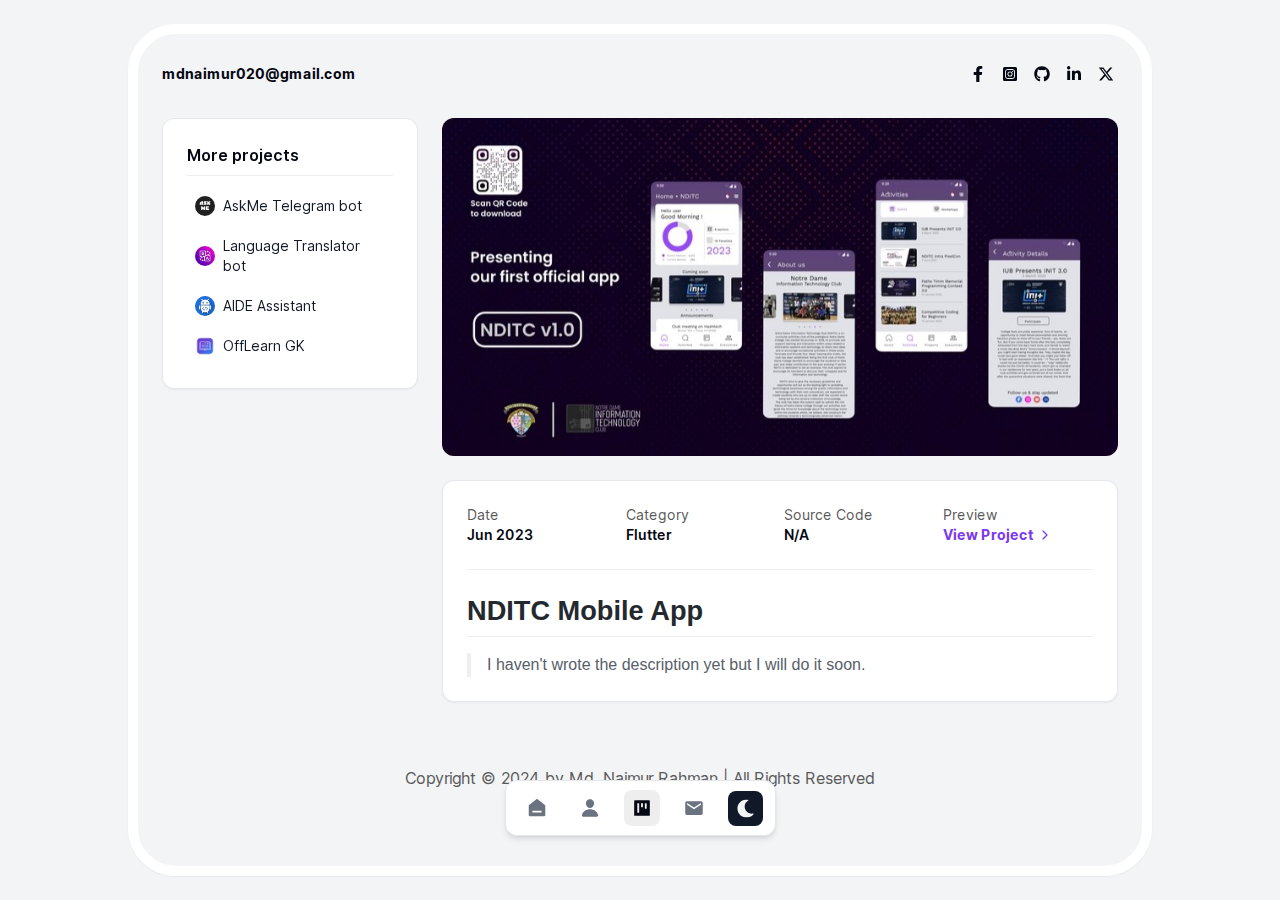
<file: projects/nditc-mobile-app/index.html>
<!DOCTYPE html><html lang="en"><head><meta charSet="utf-8"/><meta name="viewport" content="width=device-width, initial-scale=1"/><link rel="preload" as="image" href="/images/projects/nditc.jpg"/><link rel="stylesheet" href="/_next/static/css/a3f29d7ea0ee9f75.css" data-precedence="next"/><link rel="stylesheet" href="/_next/static/css/d4d4b3041a5c45dd.css" data-precedence="next"/><link rel="preload" as="script" fetchPriority="low" href="/_next/static/chunks/webpack-b2b34c774f4791b2.js"/><script src="/_next/static/chunks/fd9d1056-121e52b18ff0a3a9.js" async=""></script><script src="/_next/static/chunks/23-5258721a9da65eaf.js" async=""></script><script src="/_next/static/chunks/main-app-b07ee85b4da109da.js" async=""></script><script src="/_next/static/chunks/5e22fd23-b8d2bc04f861422c.js" async=""></script><script src="/_next/static/chunks/94730671-3c4474621680541e.js" async=""></script><script src="/_next/static/chunks/9c4e2130-a71c512130698e70.js" async=""></script><script src="/_next/static/chunks/8e1d74a4-b36c5fe6c4bad18d.js" async=""></script><script src="/_next/static/chunks/479ba886-f88caf27a9ac6638.js" async=""></script><script src="/_next/static/chunks/231-7837c6e138ba1d39.js" async=""></script><script src="/_next/static/chunks/851-03c4df209a66c577.js" async=""></script><script src="/_next/static/chunks/app/layout-62a0d9221a2302bf.js" async=""></script><script src="/_next/static/chunks/173-183ba7b838d6df8e.js" async=""></script><script src="/_next/static/chunks/763-a1d533af3097838c.js" async=""></script><script src="/_next/static/chunks/app/projects/%5Bslug%5D/page-95035133d2400fa9.js" async=""></script><link rel="preload" href="https://www.googletagmanager.com/gtag/js?id=G-RDVW4QEG7M" as="script"/><title>NDITC Mobile App - Projects - Md. Naimur Rahman</title><meta name="description" content="The official mobile application of the Notre Dame Information Technology Club where Flutter is used for the front end and Flask (Python) for the back end"/><meta name="author" content="Md. Naimur Rahman"/><link rel="manifest" href="https://mdnaimur0.github.io/manifest.json" crossorigin="use-credentials"/><meta name="keywords" content="Md. Naimur Rahman,Md. Naimur Rahman&#x27;s portfolio,naimur,mdnaimur,mdnaimur020,naimur&#x27;s portfolio website,মোঃ নাইমুর রহমান"/><meta name="creator" content="Md. Naimur Rahman"/><meta name="publisher" content="Md. Naimur Rahman"/><link rel="canonical" href="https://mdnaimur0.github.io/projects/nditc-mobile-app/"/><meta name="google-site-verification" content="Xtjpzqm-ULL5RGBrvgc3NCIFp7jcQKL1RV1DxEjSZ-Q"/><meta property="og:title" content="NDITC Mobile App - Projects - Md. Naimur Rahman"/><meta property="og:description" content="The official mobile application of the Notre Dame Information Technology Club where Flutter is used for the front end and Flask (Python) for the back end"/><meta property="og:image" content="https://mdnaimur0.github.io/images/projects/nditc.jpg"/><meta property="og:image:alt" content="NDITC Mobile App"/><meta name="twitter:card" content="summary_large_image"/><meta name="twitter:title" content="NDITC Mobile App - Projects - Md. Naimur Rahman"/><meta name="twitter:description" content="The official mobile application of the Notre Dame Information Technology Club where Flutter is used for the front end and Flask (Python) for the back end"/><meta name="twitter:image" content="https://mdnaimur0.github.io/images/projects/nditc.jpg"/><meta name="twitter:image:alt" content="NDITC Mobile App"/><link rel="icon" href="/favicon.ico" type="image/x-icon" sizes="16x16"/><link rel="icon" href="/icon.png?e217e42e6c603a97" type="image/png" sizes="512x512"/><link rel="apple-touch-icon" href="/apple-icon.png?480850b7475132ea" type="image/png" sizes="180x180"/><script src="/_next/static/chunks/polyfills-78c92fac7aa8fdd8.js" noModule=""></script></head><body class="__className_aaf875"><script>!function(){try{var d=document.documentElement,c=d.classList;c.remove('light','dark');var e=localStorage.getItem('theme');if(e){c.add(e|| '')}else{c.add('light');}if(e==='light'||e==='dark'||!e)d.style.colorScheme=e||'light'}catch(t){}}();</script><style>#nprogress{pointer-events:none}#nprogress .bar{background:hsl(var(--primary));position:fixed;z-index:1600;top: 0;left:0;width:100%;height:3px}#nprogress .peg{display:block;position:absolute;right:0;width:100px;height:100%;box-shadow:0 0 10px hsl(var(--primary)),0 0 5px hsl(var(--primary));opacity:1;-webkit-transform:rotate(3deg) translate(0px,-4px);-ms-transform:rotate(3deg) translate(0px,-4px);transform:rotate(3deg) translate(0px,-4px)}#nprogress .spinner{display:block;position:fixed;z-index:1600;top: 15px;right:15px}#nprogress .spinner-icon{width:18px;height:18px;box-sizing:border-box;border:2px solid transparent;border-top-color:hsl(var(--primary));border-left-color:hsl(var(--primary));border-radius:50%;-webkit-animation:nprogress-spinner 400ms linear infinite;animation:nprogress-spinner 400ms linear infinite}.nprogress-custom-parent{overflow:hidden;position:relative}.nprogress-custom-parent #nprogress .bar,.nprogress-custom-parent #nprogress .spinner{position:absolute}@-webkit-keyframes nprogress-spinner{0%{-webkit-transform:rotate(0deg)}100%{-webkit-transform:rotate(360deg)}}@keyframes nprogress-spinner{0%{transform:rotate(0deg)}100%{transform:rotate(360deg)}}</style><div class="mx-auto flex h-full w-full flex-col overflow-hidden md:max-w-5xl md:rounded-[48px] md:border-[10px] md:border-background md:shadow-sm md:dark:border-secondary"><div class="overflow-auto md:py-5"><div class="mt-2 flex flex-wrap items-center justify-between gap-2 px-4 md:px-6 py-2 md:mt-0"><a href="mailto:mdnaimur020@gmail.com" target="_blank" class="text-sm font-[700] text-foreground">mdnaimur020@gmail.com</a><div class="flex gap-2 max-sm:hidden"><a href="https://www.facebook.com/mdnaimur0" target="_blank" class="p-1 hover:text-primary" aria-label="Facebook account"><svg stroke="currentColor" fill="currentColor" stroke-width="0" viewBox="0 0 320 512" height="1em" width="1em" xmlns="http://www.w3.org/2000/svg"><path d="M279.14 288l14.22-92.66h-88.91v-60.13c0-25.35 12.42-50.06 52.24-50.06h40.42V6.26S260.43 0 225.36 0c-73.22 0-121.08 44.38-121.08 124.72v70.62H22.89V288h81.39v224h100.17V288z"></path></svg></a><a href="https://www.instagram.com/mdnaimur0" target="_blank" class="p-1  hover:text-primary" aria-label="Instagram account"><svg stroke="currentColor" fill="currentColor" stroke-width="0" viewBox="0 0 448 512" height="1em" width="1em" xmlns="http://www.w3.org/2000/svg"><path d="M224,202.66A53.34,53.34,0,1,0,277.36,256,53.38,53.38,0,0,0,224,202.66Zm124.71-41a54,54,0,0,0-30.41-30.41c-21-8.29-71-6.43-94.3-6.43s-73.25-1.93-94.31,6.43a54,54,0,0,0-30.41,30.41c-8.28,21-6.43,71.05-6.43,94.33S91,329.26,99.32,350.33a54,54,0,0,0,30.41,30.41c21,8.29,71,6.43,94.31,6.43s73.24,1.93,94.3-6.43a54,54,0,0,0,30.41-30.41c8.35-21,6.43-71.05,6.43-94.33S357.1,182.74,348.75,161.67ZM224,338a82,82,0,1,1,82-82A81.9,81.9,0,0,1,224,338Zm85.38-148.3a19.14,19.14,0,1,1,19.13-19.14A19.1,19.1,0,0,1,309.42,189.74ZM400,32H48A48,48,0,0,0,0,80V432a48,48,0,0,0,48,48H400a48,48,0,0,0,48-48V80A48,48,0,0,0,400,32ZM382.88,322c-1.29,25.63-7.14,48.34-25.85,67s-41.4,24.63-67,25.85c-26.41,1.49-105.59,1.49-132,0-25.63-1.29-48.26-7.15-67-25.85s-24.63-41.42-25.85-67c-1.49-26.42-1.49-105.61,0-132,1.29-25.63,7.07-48.34,25.85-67s41.47-24.56,67-25.78c26.41-1.49,105.59-1.49,132,0,25.63,1.29,48.33,7.15,67,25.85s24.63,41.42,25.85,67.05C384.37,216.44,384.37,295.56,382.88,322Z"></path></svg></a><a href="https://github.com/mdnaimur0" target="_blank" class="p-1  hover:text-primary" aria-label="Github account"><svg stroke="currentColor" fill="currentColor" stroke-width="0" viewBox="0 0 496 512" height="1em" width="1em" xmlns="http://www.w3.org/2000/svg"><path d="M165.9 397.4c0 2-2.3 3.6-5.2 3.6-3.3.3-5.6-1.3-5.6-3.6 0-2 2.3-3.6 5.2-3.6 3-.3 5.6 1.3 5.6 3.6zm-31.1-4.5c-.7 2 1.3 4.3 4.3 4.9 2.6 1 5.6 0 6.2-2s-1.3-4.3-4.3-5.2c-2.6-.7-5.5.3-6.2 2.3zm44.2-1.7c-2.9.7-4.9 2.6-4.6 4.9.3 2 2.9 3.3 5.9 2.6 2.9-.7 4.9-2.6 4.6-4.6-.3-1.9-3-3.2-5.9-2.9zM244.8 8C106.1 8 0 113.3 0 252c0 110.9 69.8 205.8 169.5 239.2 12.8 2.3 17.3-5.6 17.3-12.1 0-6.2-.3-40.4-.3-61.4 0 0-70 15-84.7-29.8 0 0-11.4-29.1-27.8-36.6 0 0-22.9-15.7 1.6-15.4 0 0 24.9 2 38.6 25.8 21.9 38.6 58.6 27.5 72.9 20.9 2.3-16 8.8-27.1 16-33.7-55.9-6.2-112.3-14.3-112.3-110.5 0-27.5 7.6-41.3 23.6-58.9-2.6-6.5-11.1-33.3 2.6-67.9 20.9-6.5 69 27 69 27 20-5.6 41.5-8.5 62.8-8.5s42.8 2.9 62.8 8.5c0 0 48.1-33.6 69-27 13.7 34.7 5.2 61.4 2.6 67.9 16 17.7 25.8 31.5 25.8 58.9 0 96.5-58.9 104.2-114.8 110.5 9.2 7.9 17 22.9 17 46.4 0 33.7-.3 75.4-.3 83.6 0 6.5 4.6 14.4 17.3 12.1C428.2 457.8 496 362.9 496 252 496 113.3 383.5 8 244.8 8zM97.2 352.9c-1.3 1-1 3.3.7 5.2 1.6 1.6 3.9 2.3 5.2 1 1.3-1 1-3.3-.7-5.2-1.6-1.6-3.9-2.3-5.2-1zm-10.8-8.1c-.7 1.3.3 2.9 2.3 3.9 1.6 1 3.6.7 4.3-.7.7-1.3-.3-2.9-2.3-3.9-2-.6-3.6-.3-4.3.7zm32.4 35.6c-1.6 1.3-1 4.3 1.3 6.2 2.3 2.3 5.2 2.6 6.5 1 1.3-1.3.7-4.3-1.3-6.2-2.2-2.3-5.2-2.6-6.5-1zm-11.4-14.7c-1.6 1-1.6 3.6 0 5.9 1.6 2.3 4.3 3.3 5.6 2.3 1.6-1.3 1.6-3.9 0-6.2-1.4-2.3-4-3.3-5.6-2z"></path></svg></a><a href="https://www.linkedin.com/in/mdnaimur0" target="_blank" class="p-1  hover:text-primary" aria-label="Linkedin account"><svg stroke="currentColor" fill="currentColor" stroke-width="0" viewBox="0 0 448 512" height="1em" width="1em" xmlns="http://www.w3.org/2000/svg"><path d="M100.28 448H7.4V148.9h92.88zM53.79 108.1C24.09 108.1 0 83.5 0 53.8a53.79 53.79 0 0 1 107.58 0c0 29.7-24.1 54.3-53.79 54.3zM447.9 448h-92.68V302.4c0-34.7-.7-79.2-48.29-79.2-48.29 0-55.69 37.7-55.69 76.7V448h-92.78V148.9h89.08v40.8h1.3c12.4-23.5 42.69-48.3 87.88-48.3 94 0 111.28 61.9 111.28 142.3V448z"></path></svg></a><a href="https://www.x.com/mdnaimur0" target="_blank" class="p-1  hover:text-primary" aria-label="X account"><svg stroke="currentColor" fill="currentColor" stroke-width="0" viewBox="0 0 512 512" height="1em" width="1em" xmlns="http://www.w3.org/2000/svg"><path d="M389.2 48h70.6L305.6 224.2 487 464H345L233.7 318.6 106.5 464H35.8L200.7 275.5 26.8 48H172.4L272.9 180.9 389.2 48zM364.4 421.8h39.1L151.1 88h-42L364.4 421.8z"></path></svg></a></div></div><main class="flex-grow"><div class="grid auto-cols-fr grid-cols-[1fr] grid-rows-[auto] items-start gap-x-6 gap-y-4 p-4 md:grid-cols-[.5fr_1fr] md:p-6 lg:grid-cols-[256px_1fr]"><div class="rounded-xl border bg-background text-foreground shadow-sm dark:bg-secondary p-6 sticky top-3 hidden md:block" style="text-decoration:none"><h3 class="mb-2 text-base font-[600]">More projects</h3><div class="mb-3 h-px w-full bg-divider"></div><ul role="list"><li class="mb-1 rounded-md text-sm transition duration-300 ease-in-out last:mb-0 hover:scale-[.98] hover:bg-divider"><a class="flex w-full items-center justify-start gap-2 p-2 text-secondary-foreground" href="/projects/askme-bot/"><img alt="AskMe Telegram bot" loading="lazy" width="20" height="20" decoding="async" data-nimg="1" class="rounded-full object-cover" style="color:transparent" src="/images/icons/askme.jpg"/>AskMe Telegram bot</a></li><li class="mb-1 rounded-md text-sm transition duration-300 ease-in-out last:mb-0 hover:scale-[.98] hover:bg-divider"><a class="flex w-full items-center justify-start gap-2 p-2 text-secondary-foreground" href="/projects/translator-bot/"><img alt="Language Translator bot" loading="lazy" width="20" height="20" decoding="async" data-nimg="1" class="rounded-full object-cover" style="color:transparent" src="/images/icons/translator.jpg"/>Language Translator bot</a></li><li class="mb-1 rounded-md text-sm transition duration-300 ease-in-out last:mb-0 hover:scale-[.98] hover:bg-divider"><a class="flex w-full items-center justify-start gap-2 p-2 text-secondary-foreground" href="/projects/aide-assistant/"><img alt="AIDE Assistant" loading="lazy" width="20" height="20" decoding="async" data-nimg="1" class="rounded-full object-cover" style="color:transparent" src="/images/icons/aide-assistant.jpeg"/>AIDE Assistant</a></li><li class="mb-1 rounded-md text-sm transition duration-300 ease-in-out last:mb-0 hover:scale-[.98] hover:bg-divider"><a class="flex w-full items-center justify-start gap-2 p-2 text-secondary-foreground" href="/projects/offlearn-gk/"><img alt="OffLearn GK" loading="lazy" width="20" height="20" decoding="async" data-nimg="1" class="rounded-full object-cover" style="color:transparent" src="/images/icons/olgk.png"/>OffLearn GK</a></li></ul></div><div class="flex flex-col gap-4 md:gap-6"><img src="/images/projects/nditc.jpg" alt="NDITC Mobile App" class="h-auto w-full rounded-xl object-cover"/><div class="rounded-xl border bg-background text-foreground shadow-sm dark:bg-secondary p-6" style="text-decoration:none"><div class="grid-col-1 mb-6 grid gap-2 min-[540px]:grid-cols-2 lg:grid-cols-4"><div><div class="text-sm text-grey">Date</div><div class="text-sm font-[600] text-foreground">Jun 2023</div></div><div><div class="text-sm text-grey">Category</div><div class="text-sm font-[600] text-foreground">Flutter</div></div><div><div class="whitespace-nowrap text-sm text-grey">Source Code</div><div class="text-sm font-[600] text-foreground">N/A</div></div><div><div class="text-sm text-grey">Preview</div><div class="text-sm font-[600] text-foreground"><a href="https://github.com/nditc/nditc_mobile_app" target="_blank" class="me-1 flex items-center gap-1 text-sm font-[700] text-primary transition-all duration-300 ease-in-out hover:me-0 hover:gap-2 hover:text-foreground"><span class="whitespace-nowrap text-sm">View Project</span><svg stroke="currentColor" fill="currentColor" stroke-width="0" viewBox="0 0 512 512" height="1em" width="1em" xmlns="http://www.w3.org/2000/svg"><path d="M294.1 256L167 129c-9.4-9.4-9.4-24.6 0-33.9s24.6-9.3 34 0L345 239c9.1 9.1 9.3 23.7.7 33.1L201.1 417c-4.7 4.7-10.9 7-17 7s-12.3-2.3-17-7c-9.4-9.4-9.4-24.6 0-33.9l127-127.1z"></path></svg></a></div></div></div><div class="mb-6 h-px w-full bg-divider"></div><div class="wmde-markdown wmde-markdown-color MDView_markdown__oO1EJ undefined"><h1 id="nditc-mobile-app">NDITC Mobile App</h1>
<blockquote>
<p>I haven&#x27;t wrote the description yet but I will do it soon.</p>
</blockquote></div></div></div><div class="rounded-xl border bg-background text-foreground shadow-sm dark:bg-secondary p-6 md:hidden" style="text-decoration:none"><h3 class="mb-2 text-base font-[600]">More projects</h3><div class="mb-3 h-px w-full bg-divider"></div><ul role="list"><li class="mb-1 rounded-md text-sm transition duration-300 ease-in-out last:mb-0 hover:scale-[.98] hover:bg-divider"><a class="flex w-full items-center justify-start gap-2 p-2 text-secondary-foreground" href="/projects/askme-bot/"><img alt="AskMe Telegram bot" loading="lazy" width="20" height="20" decoding="async" data-nimg="1" class="rounded-full object-cover" style="color:transparent" src="/images/icons/askme.jpg"/>AskMe Telegram bot</a></li><li class="mb-1 rounded-md text-sm transition duration-300 ease-in-out last:mb-0 hover:scale-[.98] hover:bg-divider"><a class="flex w-full items-center justify-start gap-2 p-2 text-secondary-foreground" href="/projects/translator-bot/"><img alt="Language Translator bot" loading="lazy" width="20" height="20" decoding="async" data-nimg="1" class="rounded-full object-cover" style="color:transparent" src="/images/icons/translator.jpg"/>Language Translator bot</a></li><li class="mb-1 rounded-md text-sm transition duration-300 ease-in-out last:mb-0 hover:scale-[.98] hover:bg-divider"><a class="flex w-full items-center justify-start gap-2 p-2 text-secondary-foreground" href="/projects/aide-assistant/"><img alt="AIDE Assistant" loading="lazy" width="20" height="20" decoding="async" data-nimg="1" class="rounded-full object-cover" style="color:transparent" src="/images/icons/aide-assistant.jpeg"/>AIDE Assistant</a></li><li class="mb-1 rounded-md text-sm transition duration-300 ease-in-out last:mb-0 hover:scale-[.98] hover:bg-divider"><a class="flex w-full items-center justify-start gap-2 p-2 text-secondary-foreground" href="/projects/offlearn-gk/"><img alt="OffLearn GK" loading="lazy" width="20" height="20" decoding="async" data-nimg="1" class="rounded-full object-cover" style="color:transparent" src="/images/icons/olgk.png"/>OffLearn GK</a></li></ul></div></div></main><div class="flex items-center justify-center px-4 pb-10 pt-10 text-center md:px-6"><p class="text-grey">Copyright © <!-- -->2024<!-- --> by Md. Naimur Rahman | All Rights Reserved</p></div><div class="h-16"></div><div class="fixed bottom-0 left-0 right-0 z-50 mx-auto mb-8 w-min bg-[transparent] md:mb-16"><div class="mx-auto flex items-center justify-between gap-4 rounded-xl border border-border dark:border-[#1a222e] bg-background px-3 py-2 shadow-md dark:bg-secondary"><a title="Home" class="flex items-center justify-center rounded-lg p-2 transition-colors hover:bg-[#eee] hover:text-foreground dark:hover:bg-[#373851] text-muted-foreground" href="/"><svg stroke="currentColor" fill="currentColor" stroke-width="0" viewBox="0 0 24 24" height="22" width="22" xmlns="http://www.w3.org/2000/svg"><path d="M21 20C21 20.5523 20.5523 21 20 21H4C3.44772 21 3 20.5523 3 20V9.48907C3 9.18048 3.14247 8.88917 3.38606 8.69972L11.3861 2.47749C11.7472 2.19663 12.2528 2.19663 12.6139 2.47749L20.6139 8.69972C20.8575 8.88917 21 9.18048 21 9.48907V20ZM7 15V17H17V15H7Z"></path></svg></a><a title="About" class="flex items-center justify-center rounded-lg p-2 transition-colors hover:bg-[#eee] hover:text-foreground dark:hover:bg-[#373851] text-muted-foreground" href="/about/"><svg stroke="currentColor" fill="currentColor" stroke-width="0" viewBox="0 0 512 512" height="20" width="20" xmlns="http://www.w3.org/2000/svg"><path d="M332.64 64.58C313.18 43.57 286 32 256 32c-30.16 0-57.43 11.5-76.8 32.38-19.58 21.11-29.12 49.8-26.88 80.78C156.76 206.28 203.27 256 256 256s99.16-49.71 103.67-110.82c2.27-30.7-7.33-59.33-27.03-80.6zM432 480H80a31 31 0 0 1-24.2-11.13c-6.5-7.77-9.12-18.38-7.18-29.11C57.06 392.94 83.4 353.61 124.8 326c36.78-24.51 83.37-38 131.2-38s94.42 13.5 131.2 38c41.4 27.6 67.74 66.93 76.18 113.75 1.94 10.73-.68 21.34-7.18 29.11A31 31 0 0 1 432 480z"></path></svg></a><a title="Projects" class="flex items-center justify-center rounded-lg p-2 transition-colors hover:bg-[#eee] hover:text-foreground dark:hover:bg-[#373851] bg-[#eee] text-foreground dark:bg-[#373851]" href="/projects/"><svg stroke="currentColor" fill="currentColor" stroke-width="0" viewBox="0 0 1024 1024" height="20" width="20" xmlns="http://www.w3.org/2000/svg"><path d="M880 112H144c-17.7 0-32 14.3-32 32v736c0 17.7 14.3 32 32 32h736c17.7 0 32-14.3 32-32V144c0-17.7-14.3-32-32-32zM368 744c0 4.4-3.6 8-8 8h-80c-4.4 0-8-3.6-8-8V280c0-4.4 3.6-8 8-8h80c4.4 0 8 3.6 8 8v464zm192-280c0 4.4-3.6 8-8 8h-80c-4.4 0-8-3.6-8-8V280c0-4.4 3.6-8 8-8h80c4.4 0 8 3.6 8 8v184zm192 72c0 4.4-3.6 8-8 8h-80c-4.4 0-8-3.6-8-8V280c0-4.4 3.6-8 8-8h80c4.4 0 8 3.6 8 8v256z"></path></svg></a><a title="Contact" class="flex items-center justify-center rounded-lg p-2 transition-colors hover:bg-[#eee] hover:text-foreground dark:hover:bg-[#373851] text-muted-foreground" href="/contact/"><svg stroke="currentColor" fill="currentColor" stroke-width="0" viewBox="0 0 512 512" height="20" width="20" xmlns="http://www.w3.org/2000/svg"><path d="M437.332 80H74.668C51.199 80 32 99.198 32 122.667v266.666C32 412.802 51.199 432 74.668 432h362.664C460.801 432 480 412.802 480 389.333V122.667C480 99.198 460.801 80 437.332 80zM432 170.667L256 288 80 170.667V128l176 117.333L432 128v42.667z"></path></svg></a><button class="flex items-center justify-center rounded-lg border-none bg-secondary-foreground p-2 text-secondary transition-colors hover:bg-muted-foreground hover:text-muted"><svg stroke="currentColor" fill="currentColor" stroke-width="0" viewBox="0 0 512 512" class="absolute rotate-90 scale-0 transition-all dark:rotate-0 dark:scale-100" aria-label="Switch to light theme" height="19" width="19" xmlns="http://www.w3.org/2000/svg"><path d="M256 160c-52.9 0-96 43.1-96 96s43.1 96 96 96 96-43.1 96-96-43.1-96-96-96zm246.4 80.5l-94.7-47.3 33.5-100.4c4.5-13.6-8.4-26.5-21.9-21.9l-100.4 33.5-47.4-94.8c-6.4-12.8-24.6-12.8-31 0l-47.3 94.7L92.7 70.8c-13.6-4.5-26.5 8.4-21.9 21.9l33.5 100.4-94.7 47.4c-12.8 6.4-12.8 24.6 0 31l94.7 47.3-33.5 100.5c-4.5 13.6 8.4 26.5 21.9 21.9l100.4-33.5 47.3 94.7c6.4 12.8 24.6 12.8 31 0l47.3-94.7 100.4 33.5c13.6 4.5 26.5-8.4 21.9-21.9l-33.5-100.4 94.7-47.3c13-6.5 13-24.7.2-31.1zm-155.9 106c-49.9 49.9-131.1 49.9-181 0-49.9-49.9-49.9-131.1 0-181 49.9-49.9 131.1-49.9 181 0 49.9 49.9 49.9 131.1 0 181z"></path></svg><svg stroke="currentColor" fill="currentColor" stroke-width="0" viewBox="0 0 512 512" class="rotate-0 scale-95 transition-all dark:-rotate-90 dark:scale-0" aria-label="Switch to dark theme" height="19" width="19" xmlns="http://www.w3.org/2000/svg"><path d="M283.211 512c78.962 0 151.079-35.925 198.857-94.792 7.068-8.708-.639-21.43-11.562-19.35-124.203 23.654-238.262-71.576-238.262-196.954 0-72.222 38.662-138.635 101.498-174.394 9.686-5.512 7.25-20.197-3.756-22.23A258.156 258.156 0 0 0 283.211 0c-141.309 0-256 114.511-256 256 0 141.309 114.511 256 256 256z"></path></svg></button></div></div></div></div><script src="/_next/static/chunks/webpack-b2b34c774f4791b2.js" async=""></script><script>(self.__next_f=self.__next_f||[]).push([0]);self.__next_f.push([2,null])</script><script>self.__next_f.push([1,"1:HL[\"/_next/static/css/a3f29d7ea0ee9f75.css\",\"style\"]\n2:HL[\"/_next/static/css/d4d4b3041a5c45dd.css\",\"style\"]\n"])</script><script>self.__next_f.push([1,"3:I[5751,[],\"\"]\n6:I[9275,[],\"\"]\n8:I[1343,[],\"\"]\n9:I[5600,[\"452\",\"static/chunks/5e22fd23-b8d2bc04f861422c.js\",\"522\",\"static/chunks/94730671-3c4474621680541e.js\",\"706\",\"static/chunks/9c4e2130-a71c512130698e70.js\",\"699\",\"static/chunks/8e1d74a4-b36c5fe6c4bad18d.js\",\"259\",\"static/chunks/479ba886-f88caf27a9ac6638.js\",\"231\",\"static/chunks/231-7837c6e138ba1d39.js\",\"851\",\"static/chunks/851-03c4df209a66c577.js\",\"185\",\"static/chunks/app/layout-62a0d9221a2302bf.js\"],\"ThemeProvider\"]\na:I[9593,[\"452\",\"static/chunks/5e22fd23-b8d2bc04f861422c.js\",\"522\",\"static/chunks/94730671-3c4474621680541e.js\",\"706\",\"static/chunks/9c4e2130-a71c512130698e70.js\",\"699\",\"static/chunks/8e1d74a4-b36c5fe6c4bad18d.js\",\"259\",\"static/chunks/479ba886-f88caf27a9ac6638.js\",\"231\",\"static/chunks/231-7837c6e138ba1d39.js\",\"851\",\"static/chunks/851-03c4df209a66c577.js\",\"185\",\"static/chunks/app/layout-62a0d9221a2302bf.js\"],\"\"]\nc:I[231,[\"231\",\"static/chunks/231-7837c6e138ba1d39.js\",\"173\",\"static/chunks/173-183ba7b838d6df8e.js\",\"763\",\"static/chunks/763-a1d533af3097838c.js\",\"101\",\"static/chunks/app/projects/%5Bslug%5D/page-95035133d2400fa9.js\"],\"\"]\nd:I[2105,[\"452\",\"static/chunks/5e22fd23-b8d2bc04f861422c.js\",\"522\",\"static/chunks/94730671-3c4474621680541e.js\",\"706\",\"static/chunks/9c4e2130-a71c512130698e70.js\",\"699\",\"static/chunks/8e1d74a4-b36c5fe6c4bad18d.js\",\"259\",\"static/chunks/479ba886-f88caf27a9ac6638.js\",\"231\",\"static/chunks/231-7837c6e138ba1d39.js\",\"851\",\"static/chunks/851-03c4df209a66c577.js\",\"185\",\"static/chunks/app/layout-62a0d9221a2302bf.js\"],\"default\"]\ne:I[4080,[\"452\",\"static/chunks/5e22fd23-b8d2bc04f861422c.js\",\"522\",\"static/chunks/94730671-3c4474621680541e.js\",\"706\",\"static/chunks/9c4e2130-a71c512130698e70.js\",\"699\",\"static/chunks/8e1d74a4-b36c5fe6c4bad18d.js\",\"259\",\"static/chunks/479ba886-f88caf27a9ac6638.js\",\"231\",\"static/chunks/231-7837c6e138ba1d39.js\",\"851\",\"static/chunks/851-03c4df209a66c577.js\",\"185\",\"static/chunks/app/layout-62a0d9221a2302bf.js\"],\"\"]\n10:I[6130,[],\"\"]\n7:[\"slug\",\"nditc-mobile-app\",\"d\"]\nb:T518,M165.9 397.4c0 2-2.3 3.6-5.2 3.6-3.3.3-"])</script><script>self.__next_f.push([1,"5.6-1.3-5.6-3.6 0-2 2.3-3.6 5.2-3.6 3-.3 5.6 1.3 5.6 3.6zm-31.1-4.5c-.7 2 1.3 4.3 4.3 4.9 2.6 1 5.6 0 6.2-2s-1.3-4.3-4.3-5.2c-2.6-.7-5.5.3-6.2 2.3zm44.2-1.7c-2.9.7-4.9 2.6-4.6 4.9.3 2 2.9 3.3 5.9 2.6 2.9-.7 4.9-2.6 4.6-4.6-.3-1.9-3-3.2-5.9-2.9zM244.8 8C106.1 8 0 113.3 0 252c0 110.9 69.8 205.8 169.5 239.2 12.8 2.3 17.3-5.6 17.3-12.1 0-6.2-.3-40.4-.3-61.4 0 0-70 15-84.7-29.8 0 0-11.4-29.1-27.8-36.6 0 0-22.9-15.7 1.6-15.4 0 0 24.9 2 38.6 25.8 21.9 38.6 58.6 27.5 72.9 20.9 2.3-16 8.8-27.1 16-33.7-55.9-6.2-112.3-14.3-112.3-110.5 0-27.5 7.6-41.3 23.6-58.9-2.6-6.5-11.1-33.3 2.6-67.9 20.9-6.5 69 27 69 27 20-5.6 41.5-8.5 62.8-8.5s42.8 2.9 62.8 8.5c0 0 48.1-33.6 69-27 13.7 34.7 5.2 61.4 2.6 67.9 16 17.7 25.8 31.5 25.8 58.9 0 96.5-58.9 104.2-114.8 110.5 9.2 7.9 17 22.9 17 46.4 0 33.7-.3 75.4-.3 83.6 0 6.5 4.6 14.4 17.3 12.1C428.2 457.8 496 362.9 496 252 496 113.3 383.5 8 244.8 8zM97.2 352.9c-1.3 1-1 3.3.7 5.2 1.6 1.6 3.9 2.3 5.2 1 1.3-1 1-3.3-.7-5.2-1.6-1.6-3.9-2.3-5.2-1zm-10.8-8.1c-.7 1.3.3 2.9 2.3 3.9 1.6 1 3.6.7 4.3-.7.7-1.3-.3-2.9-2.3-3.9-2-.6-3.6-.3-4.3.7zm32.4 35.6c-1.6 1.3-1 4.3 1.3 6.2 2.3 2.3 5.2 2.6 6.5 1 1.3-1.3.7-4.3-1.3-6.2-2.2-2.3-5.2-2.6-6.5-1zm-11.4-14.7c-1.6 1-1.6 3.6 0 5.9 1.6 2.3 4.3 3.3 5.6 2.3 1.6-1.3 1.6-3.9 0-6.2-1.4-2.3-4-3.3-5.6-2z11:[]\n"])</script><script>self.__next_f.push([1,"0:[[[\"$\",\"link\",\"0\",{\"rel\":\"stylesheet\",\"href\":\"/_next/static/css/a3f29d7ea0ee9f75.css\",\"precedence\":\"next\",\"crossOrigin\":\"$undefined\"}]],[\"$\",\"$L3\",null,{\"buildId\":\"Dw8w84DA3Pi7rEUVeFUPw\",\"assetPrefix\":\"\",\"initialCanonicalUrl\":\"/projects/nditc-mobile-app/\",\"initialTree\":[\"\",{\"children\":[\"projects\",{\"children\":[[\"slug\",\"nditc-mobile-app\",\"d\"],{\"children\":[\"__PAGE__?{\\\"slug\\\":\\\"nditc-mobile-app\\\"}\",{}]}]}]},\"$undefined\",\"$undefined\",true],\"initialSeedData\":[\"\",{\"children\":[\"projects\",{\"children\":[[\"slug\",\"nditc-mobile-app\",\"d\"],{\"children\":[\"__PAGE__\",{},[[\"$L4\",\"$L5\"],null],null]},[\"$\",\"$L6\",null,{\"parallelRouterKey\":\"children\",\"segmentPath\":[\"children\",\"projects\",\"children\",\"$7\",\"children\"],\"error\":\"$undefined\",\"errorStyles\":\"$undefined\",\"errorScripts\":\"$undefined\",\"template\":[\"$\",\"$L8\",null,{}],\"templateStyles\":\"$undefined\",\"templateScripts\":\"$undefined\",\"notFound\":\"$undefined\",\"notFoundStyles\":\"$undefined\",\"styles\":[[\"$\",\"link\",\"0\",{\"rel\":\"stylesheet\",\"href\":\"/_next/static/css/d4d4b3041a5c45dd.css\",\"precedence\":\"next\",\"crossOrigin\":\"$undefined\"}]]}],null]},[\"$\",\"$L6\",null,{\"parallelRouterKey\":\"children\",\"segmentPath\":[\"children\",\"projects\",\"children\"],\"error\":\"$undefined\",\"errorStyles\":\"$undefined\",\"errorScripts\":\"$undefined\",\"template\":[\"$\",\"$L8\",null,{}],\"templateStyles\":\"$undefined\",\"templateScripts\":\"$undefined\",\"notFound\":\"$undefined\",\"notFoundStyles\":\"$undefined\",\"styles\":null}],null]},[[\"$\",\"html\",null,{\"lang\":\"en\",\"children\":[\"$\",\"body\",null,{\"className\":\"__className_aaf875\",\"children\":[\"$\",\"$L9\",null,{\"attribute\":\"class\",\"enableSystem\":false,\"children\":[[\"$\",\"$La\",null,{\"color\":\"hsl(var(--primary))\",\"template\":\"\u003cdiv class=\\\"bar\\\" role=\\\"bar\\\"\u003e\u003cdiv class=\\\"peg\\\"\u003e\u003c/div\u003e\u003c/div\u003e\"}],[\"$\",\"div\",null,{\"className\":\"mx-auto flex h-full w-full flex-col overflow-hidden md:max-w-5xl md:rounded-[48px] md:border-[10px] md:border-background md:shadow-sm md:dark:border-secondary\",\"children\":[\"$\",\"div\",null,{\"className\":\"overflow-auto md:py-5\",\"children\":[[\"$\",\"div\",null,{\"className\":\"mt-2 flex flex-wrap items-center justify-between gap-2 px-4 md:px-6 py-2 md:mt-0\",\"children\":[[\"$\",\"a\",null,{\"href\":\"mailto:mdnaimur020@gmail.com\",\"target\":\"_blank\",\"className\":\"text-sm font-[700] text-foreground\",\"children\":\"mdnaimur020@gmail.com\"}],[\"$\",\"div\",null,{\"className\":\"flex gap-2 max-sm:hidden\",\"children\":[[\"$\",\"a\",null,{\"href\":\"https://www.facebook.com/mdnaimur0\",\"target\":\"_blank\",\"className\":\"p-1 hover:text-primary\",\"aria-label\":\"Facebook account\",\"children\":[\"$\",\"svg\",null,{\"stroke\":\"currentColor\",\"fill\":\"currentColor\",\"strokeWidth\":\"0\",\"viewBox\":\"0 0 320 512\",\"children\":[\"$undefined\",[[\"$\",\"path\",\"0\",{\"d\":\"M279.14 288l14.22-92.66h-88.91v-60.13c0-25.35 12.42-50.06 52.24-50.06h40.42V6.26S260.43 0 225.36 0c-73.22 0-121.08 44.38-121.08 124.72v70.62H22.89V288h81.39v224h100.17V288z\",\"children\":[]}]]],\"className\":\"$undefined\",\"style\":{\"color\":\"$undefined\"},\"height\":\"1em\",\"width\":\"1em\",\"xmlns\":\"http://www.w3.org/2000/svg\"}]}],[\"$\",\"a\",null,{\"href\":\"https://www.instagram.com/mdnaimur0\",\"target\":\"_blank\",\"className\":\"p-1  hover:text-primary\",\"aria-label\":\"Instagram account\",\"children\":[\"$\",\"svg\",null,{\"stroke\":\"currentColor\",\"fill\":\"currentColor\",\"strokeWidth\":\"0\",\"viewBox\":\"0 0 448 512\",\"children\":[\"$undefined\",[[\"$\",\"path\",\"0\",{\"d\":\"M224,202.66A53.34,53.34,0,1,0,277.36,256,53.38,53.38,0,0,0,224,202.66Zm124.71-41a54,54,0,0,0-30.41-30.41c-21-8.29-71-6.43-94.3-6.43s-73.25-1.93-94.31,6.43a54,54,0,0,0-30.41,30.41c-8.28,21-6.43,71.05-6.43,94.33S91,329.26,99.32,350.33a54,54,0,0,0,30.41,30.41c21,8.29,71,6.43,94.31,6.43s73.24,1.93,94.3-6.43a54,54,0,0,0,30.41-30.41c8.35-21,6.43-71.05,6.43-94.33S357.1,182.74,348.75,161.67ZM224,338a82,82,0,1,1,82-82A81.9,81.9,0,0,1,224,338Zm85.38-148.3a19.14,19.14,0,1,1,19.13-19.14A19.1,19.1,0,0,1,309.42,189.74ZM400,32H48A48,48,0,0,0,0,80V432a48,48,0,0,0,48,48H400a48,48,0,0,0,48-48V80A48,48,0,0,0,400,32ZM382.88,322c-1.29,25.63-7.14,48.34-25.85,67s-41.4,24.63-67,25.85c-26.41,1.49-105.59,1.49-132,0-25.63-1.29-48.26-7.15-67-25.85s-24.63-41.42-25.85-67c-1.49-26.42-1.49-105.61,0-132,1.29-25.63,7.07-48.34,25.85-67s41.47-24.56,67-25.78c26.41-1.49,105.59-1.49,132,0,25.63,1.29,48.33,7.15,67,25.85s24.63,41.42,25.85,67.05C384.37,216.44,384.37,295.56,382.88,322Z\",\"children\":[]}]]],\"className\":\"$undefined\",\"style\":{\"color\":\"$undefined\"},\"height\":\"1em\",\"width\":\"1em\",\"xmlns\":\"http://www.w3.org/2000/svg\"}]}],[\"$\",\"a\",null,{\"href\":\"https://github.com/mdnaimur0\",\"target\":\"_blank\",\"className\":\"p-1  hover:text-primary\",\"aria-label\":\"Github account\",\"children\":[\"$\",\"svg\",null,{\"stroke\":\"currentColor\",\"fill\":\"currentColor\",\"strokeWidth\":\"0\",\"viewBox\":\"0 0 496 512\",\"children\":[\"$undefined\",[[\"$\",\"path\",\"0\",{\"d\":\"$b\",\"children\":[]}]]],\"className\":\"$undefined\",\"style\":{\"color\":\"$undefined\"},\"height\":\"1em\",\"width\":\"1em\",\"xmlns\":\"http://www.w3.org/2000/svg\"}]}],[\"$\",\"a\",null,{\"href\":\"https://www.linkedin.com/in/mdnaimur0\",\"target\":\"_blank\",\"className\":\"p-1  hover:text-primary\",\"aria-label\":\"Linkedin account\",\"children\":[\"$\",\"svg\",null,{\"stroke\":\"currentColor\",\"fill\":\"currentColor\",\"strokeWidth\":\"0\",\"viewBox\":\"0 0 448 512\",\"children\":[\"$undefined\",[[\"$\",\"path\",\"0\",{\"d\":\"M100.28 448H7.4V148.9h92.88zM53.79 108.1C24.09 108.1 0 83.5 0 53.8a53.79 53.79 0 0 1 107.58 0c0 29.7-24.1 54.3-53.79 54.3zM447.9 448h-92.68V302.4c0-34.7-.7-79.2-48.29-79.2-48.29 0-55.69 37.7-55.69 76.7V448h-92.78V148.9h89.08v40.8h1.3c12.4-23.5 42.69-48.3 87.88-48.3 94 0 111.28 61.9 111.28 142.3V448z\",\"children\":[]}]]],\"className\":\"$undefined\",\"style\":{\"color\":\"$undefined\"},\"height\":\"1em\",\"width\":\"1em\",\"xmlns\":\"http://www.w3.org/2000/svg\"}]}],[\"$\",\"a\",null,{\"href\":\"https://www.x.com/mdnaimur0\",\"target\":\"_blank\",\"className\":\"p-1  hover:text-primary\",\"aria-label\":\"X account\",\"children\":[\"$\",\"svg\",null,{\"stroke\":\"currentColor\",\"fill\":\"currentColor\",\"strokeWidth\":\"0\",\"viewBox\":\"0 0 512 512\",\"children\":[\"$undefined\",[[\"$\",\"path\",\"0\",{\"d\":\"M389.2 48h70.6L305.6 224.2 487 464H345L233.7 318.6 106.5 464H35.8L200.7 275.5 26.8 48H172.4L272.9 180.9 389.2 48zM364.4 421.8h39.1L151.1 88h-42L364.4 421.8z\",\"children\":[]}]]],\"className\":\"$undefined\",\"style\":{\"color\":\"$undefined\"},\"height\":\"1em\",\"width\":\"1em\",\"xmlns\":\"http://www.w3.org/2000/svg\"}]}]]}]]}],[\"$\",\"main\",null,{\"className\":\"flex-grow\",\"children\":[\"$\",\"$L6\",null,{\"parallelRouterKey\":\"children\",\"segmentPath\":[\"children\"],\"error\":\"$undefined\",\"errorStyles\":\"$undefined\",\"errorScripts\":\"$undefined\",\"template\":[\"$\",\"$L8\",null,{}],\"templateStyles\":\"$undefined\",\"templateScripts\":\"$undefined\",\"notFound\":[\"$\",\"div\",null,{\"className\":\"flex flex-col items-center justify-center p-6 text-center\",\"children\":[[\"$\",\"h1\",null,{\"className\":\"mb-3 text-9xl font-bold\",\"children\":\"404\"}],[\"$\",\"div\",null,{\"className\":\"rounded-xl border bg-background text-foreground shadow-sm dark:bg-secondary w-fit max-w-[400px] self-center p-8 text-center\",\"style\":{\"textDecoration\":\"none\"},\"children\":[[\"$\",\"h2\",null,{\"className\":\"mb-2 text-2xl font-[600]\",\"children\":\"Sorry! Page not found\"}],[\"$\",\"p\",null,{\"className\":\"mb-6 text-grey\",\"children\":\"The page you are looking for may be removed or moved to another location.\"}],[\"$\",\"$Lc\",null,{\"href\":\"/\",\"className\":\"w-full rounded-lg bg-foreground px-3 py-2 text-sm font-[600] text-background transition duration-300 ease-in-out hover:bg-[grey]\",\"children\":\"Go back home\"}]]}]]}],\"notFoundStyles\":[],\"styles\":null}]}],[\"$\",\"div\",null,{\"className\":\"flex items-center justify-center px-4 pb-10 pt-10 text-center md:px-6\",\"children\":[\"$\",\"p\",null,{\"className\":\"text-grey\",\"children\":[\"Copyright © \",2024,\" by Md. Naimur Rahman | All Rights Reserved\"]}]}],[\"$\",\"div\",null,{\"className\":\"h-16\"}],[\"$\",\"$Ld\",null,{}]]}]}],[[\"$\",\"$Le\",null,{\"async\":true,\"src\":\"https://www.googletagmanager.com/gtag/js?id=G-RDVW4QEG7M\"}],[\"$\",\"$Le\",null,{\"id\":\"google-analytics\",\"children\":\"\\n                 window.dataLayer = window.dataLayer || [];\\n                 function gtag(){dataLayer.push(arguments);}\\n                 gtag('js', new Date());\\n       \\n                 gtag('config', 'G-RDVW4QEG7M');\\n            \"}]]]}]}]}],null],null],\"couldBeIntercepted\":false,\"initialHead\":[null,\"$Lf\"],\"globalErrorComponent\":\"$10\",\"missingSlots\":\"$W11\"}]]\n"])</script><script>self.__next_f.push([1,"f:[[\"$\",\"meta\",\"0\",{\"name\":\"viewport\",\"content\":\"width=device-width, initial-scale=1\"}],[\"$\",\"meta\",\"1\",{\"charSet\":\"utf-8\"}],[\"$\",\"title\",\"2\",{\"children\":\"NDITC Mobile App - Projects - Md. Naimur Rahman\"}],[\"$\",\"meta\",\"3\",{\"name\":\"description\",\"content\":\"The official mobile application of the Notre Dame Information Technology Club where Flutter is used for the front end and Flask (Python) for the back end\"}],[\"$\",\"meta\",\"4\",{\"name\":\"author\",\"content\":\"Md. Naimur Rahman\"}],[\"$\",\"link\",\"5\",{\"rel\":\"manifest\",\"href\":\"https://mdnaimur0.github.io/manifest.json\",\"crossOrigin\":\"use-credentials\"}],[\"$\",\"meta\",\"6\",{\"name\":\"keywords\",\"content\":\"Md. Naimur Rahman,Md. Naimur Rahman's portfolio,naimur,mdnaimur,mdnaimur020,naimur's portfolio website,মোঃ নাইমুর রহমান\"}],[\"$\",\"meta\",\"7\",{\"name\":\"creator\",\"content\":\"Md. Naimur Rahman\"}],[\"$\",\"meta\",\"8\",{\"name\":\"publisher\",\"content\":\"Md. Naimur Rahman\"}],[\"$\",\"link\",\"9\",{\"rel\":\"canonical\",\"href\":\"https://mdnaimur0.github.io/projects/nditc-mobile-app/\"}],[\"$\",\"meta\",\"10\",{\"name\":\"google-site-verification\",\"content\":\"Xtjpzqm-ULL5RGBrvgc3NCIFp7jcQKL1RV1DxEjSZ-Q\"}],[\"$\",\"meta\",\"11\",{\"property\":\"og:title\",\"content\":\"NDITC Mobile App - Projects - Md. Naimur Rahman\"}],[\"$\",\"meta\",\"12\",{\"property\":\"og:description\",\"content\":\"The official mobile application of the Notre Dame Information Technology Club where Flutter is used for the front end and Flask (Python) for the back end\"}],[\"$\",\"meta\",\"13\",{\"property\":\"og:image\",\"content\":\"https://mdnaimur0.github.io/images/projects/nditc.jpg\"}],[\"$\",\"meta\",\"14\",{\"property\":\"og:image:alt\",\"content\":\"NDITC Mobile App\"}],[\"$\",\"meta\",\"15\",{\"name\":\"twitter:card\",\"content\":\"summary_large_image\"}],[\"$\",\"meta\",\"16\",{\"name\":\"twitter:title\",\"content\":\"NDITC Mobile App - Projects - Md. Naimur Rahman\"}],[\"$\",\"meta\",\"17\",{\"name\":\"twitter:description\",\"content\":\"The official mobile application of the Notre Dame Information Technology Club where Flutter is used for the front end and Flask (Python) for the back end\"}],[\"$\",\"meta\",\"18\",{\"name\":\"twitter:image\",\"content\":\"https://mdnaimur0.github.io/images/projects/nditc.jpg\"}],[\"$\",\"meta\",\"19\",{\"name\":\"twitter:image:alt\",\"content\":\"NDITC Mobile App\"}],[\"$\",\"link\",\"20\",{\"rel\":\"icon\",\"href\":\"/favicon.ico\",\"type\":\"image/x-icon\",\"sizes\":\"16x16\"}],[\"$\",\"link\",\"21\",{\"rel\":\"icon\",\"href\":\"/icon.png?e217e42e6c603a97\",\"type\":\"image/png\",\"sizes\":\"512x512\"}],[\"$\",\"link\",\"22\",{\"rel\":\"apple-touch-icon\",\"href\":\"/apple-icon.png?480850b7475132ea\",\"type\":\"image/png\",\"sizes\":\"180x180\"}]]\n"])</script><script>self.__next_f.push([1,"4:null\n"])</script><script>self.__next_f.push([1,"12:I[8173,[\"231\",\"static/chunks/231-7837c6e138ba1d39.js\",\"173\",\"static/chunks/173-183ba7b838d6df8e.js\",\"763\",\"static/chunks/763-a1d533af3097838c.js\",\"101\",\"static/chunks/app/projects/%5Bslug%5D/page-95035133d2400fa9.js\"],\"Image\"]\n13:I[7092,[\"231\",\"static/chunks/231-7837c6e138ba1d39.js\",\"173\",\"static/chunks/173-183ba7b838d6df8e.js\",\"763\",\"static/chunks/763-a1d533af3097838c.js\",\"101\",\"static/chunks/app/projects/%5Bslug%5D/page-95035133d2400fa9.js\"],\"default\"]\n"])</script><script>self.__next_f.push([1,"5:[\"$\",\"div\",null,{\"className\":\"grid auto-cols-fr grid-cols-[1fr] grid-rows-[auto] items-start gap-x-6 gap-y-4 p-4 md:grid-cols-[.5fr_1fr] md:p-6 lg:grid-cols-[256px_1fr]\",\"children\":[[\"$\",\"div\",null,{\"className\":\"rounded-xl border bg-background text-foreground shadow-sm dark:bg-secondary p-6 sticky top-3 hidden md:block\",\"style\":{\"textDecoration\":\"none\"},\"children\":[[\"$\",\"h3\",null,{\"className\":\"mb-2 text-base font-[600]\",\"children\":\"More projects\"}],[\"$\",\"div\",null,{\"className\":\"mb-3 h-px w-full bg-divider\"}],[\"$\",\"ul\",null,{\"role\":\"list\",\"children\":[[\"$\",\"li\",\"0\",{\"className\":\"mb-1 rounded-md text-sm transition duration-300 ease-in-out last:mb-0 hover:scale-[.98] hover:bg-divider\",\"children\":[\"$\",\"$Lc\",null,{\"href\":\"/projects/askme-bot\",\"className\":\"flex w-full items-center justify-start gap-2 p-2 text-secondary-foreground\",\"children\":[[\"$\",\"$L12\",null,{\"src\":\"/images/icons/askme.jpg\",\"alt\":\"AskMe Telegram bot\",\"width\":20,\"height\":20,\"className\":\"rounded-full object-cover\"}],\"AskMe Telegram bot\"]}]}],[\"$\",\"li\",\"1\",{\"className\":\"mb-1 rounded-md text-sm transition duration-300 ease-in-out last:mb-0 hover:scale-[.98] hover:bg-divider\",\"children\":[\"$\",\"$Lc\",null,{\"href\":\"/projects/translator-bot\",\"className\":\"flex w-full items-center justify-start gap-2 p-2 text-secondary-foreground\",\"children\":[[\"$\",\"$L12\",null,{\"src\":\"/images/icons/translator.jpg\",\"alt\":\"Language Translator bot\",\"width\":20,\"height\":20,\"className\":\"rounded-full object-cover\"}],\"Language Translator bot\"]}]}],[\"$\",\"li\",\"2\",{\"className\":\"mb-1 rounded-md text-sm transition duration-300 ease-in-out last:mb-0 hover:scale-[.98] hover:bg-divider\",\"children\":[\"$\",\"$Lc\",null,{\"href\":\"/projects/aide-assistant\",\"className\":\"flex w-full items-center justify-start gap-2 p-2 text-secondary-foreground\",\"children\":[[\"$\",\"$L12\",null,{\"src\":\"/images/icons/aide-assistant.jpeg\",\"alt\":\"AIDE Assistant\",\"width\":20,\"height\":20,\"className\":\"rounded-full object-cover\"}],\"AIDE Assistant\"]}]}],[\"$\",\"li\",\"3\",{\"className\":\"mb-1 rounded-md text-sm transition duration-300 ease-in-out last:mb-0 hover:scale-[.98] hover:bg-divider\",\"children\":[\"$\",\"$Lc\",null,{\"href\":\"/projects/offlearn-gk\",\"className\":\"flex w-full items-center justify-start gap-2 p-2 text-secondary-foreground\",\"children\":[[\"$\",\"$L12\",null,{\"src\":\"/images/icons/olgk.png\",\"alt\":\"OffLearn GK\",\"width\":20,\"height\":20,\"className\":\"rounded-full object-cover\"}],\"OffLearn GK\"]}]}]]}]]}],[\"$\",\"div\",null,{\"className\":\"flex flex-col gap-4 md:gap-6\",\"children\":[[\"$\",\"img\",null,{\"src\":\"/images/projects/nditc.jpg\",\"alt\":\"NDITC Mobile App\",\"className\":\"h-auto w-full rounded-xl object-cover\"}],[\"$\",\"div\",null,{\"className\":\"rounded-xl border bg-background text-foreground shadow-sm dark:bg-secondary p-6\",\"style\":{\"textDecoration\":\"none\"},\"children\":[[\"$\",\"div\",null,{\"className\":\"grid-col-1 mb-6 grid gap-2 min-[540px]:grid-cols-2 lg:grid-cols-4\",\"children\":[[\"$\",\"div\",null,{\"children\":[[\"$\",\"div\",null,{\"className\":\"text-sm text-grey\",\"children\":\"Date\"}],[\"$\",\"div\",null,{\"className\":\"text-sm font-[600] text-foreground\",\"children\":\"Jun 2023\"}]]}],[\"$\",\"div\",null,{\"children\":[[\"$\",\"div\",null,{\"className\":\"text-sm text-grey\",\"children\":\"Category\"}],[\"$\",\"div\",null,{\"className\":\"text-sm font-[600] text-foreground\",\"children\":\"Flutter\"}]]}],[\"$\",\"div\",null,{\"children\":[[\"$\",\"div\",null,{\"className\":\"whitespace-nowrap text-sm text-grey\",\"children\":\"Source Code\"}],[\"$\",\"div\",null,{\"className\":\"text-sm font-[600] text-foreground\",\"children\":\"N/A\"}]]}],[\"$\",\"div\",null,{\"children\":[[\"$\",\"div\",null,{\"className\":\"text-sm text-grey\",\"children\":\"Preview\"}],[\"$\",\"div\",null,{\"className\":\"text-sm font-[600] text-foreground\",\"children\":[\"$\",\"a\",null,{\"href\":\"https://github.com/nditc/nditc_mobile_app\",\"target\":\"_blank\",\"className\":\"me-1 flex items-center gap-1 text-sm font-[700] text-primary transition-all duration-300 ease-in-out hover:me-0 hover:gap-2 hover:text-foreground\",\"children\":[[\"$\",\"span\",null,{\"className\":\"whitespace-nowrap text-sm\",\"children\":\"View Project\"}],[\"$\",\"svg\",null,{\"stroke\":\"currentColor\",\"fill\":\"currentColor\",\"strokeWidth\":\"0\",\"viewBox\":\"0 0 512 512\",\"children\":[\"$undefined\",[[\"$\",\"path\",\"0\",{\"d\":\"M294.1 256L167 129c-9.4-9.4-9.4-24.6 0-33.9s24.6-9.3 34 0L345 239c9.1 9.1 9.3 23.7.7 33.1L201.1 417c-4.7 4.7-10.9 7-17 7s-12.3-2.3-17-7c-9.4-9.4-9.4-24.6 0-33.9l127-127.1z\",\"children\":[]}]]],\"className\":\"$undefined\",\"style\":{\"color\":\"$undefined\"},\"height\":\"1em\",\"width\":\"1em\",\"xmlns\":\"http://www.w3.org/2000/svg\"}]]}]}]]}]]}],[\"$\",\"div\",null,{\"className\":\"mb-6 h-px w-full bg-divider\"}],[\"$\",\"$L13\",null,{\"source\":\"# NDITC Mobile App\\r\\n\\r\\n\u003e I haven't wrote the description yet but I will do it soon.\\r\\n\"}]]}]]}],[\"$\",\"div\",null,{\"className\":\"rounded-xl border bg-background text-foreground shadow-sm dark:bg-secondary p-6 md:hidden\",\"style\":{\"textDecoration\":\"none\"},\"children\":[[\"$\",\"h3\",null,{\"className\":\"mb-2 text-base font-[600]\",\"children\":\"More projects\"}],[\"$\",\"div\",null,{\"className\":\"mb-3 h-px w-full bg-divider\"}],[\"$\",\"ul\",null,{\"role\":\"list\",\"children\":[[\"$\",\"li\",\"0\",{\"className\":\"mb-1 rounded-md text-sm transition duration-300 ease-in-out last:mb-0 hover:scale-[.98] hover:bg-divider\",\"children\":[\"$\",\"$Lc\",null,{\"href\":\"/projects/askme-bot\",\"className\":\"flex w-full items-center justify-start gap-2 p-2 text-secondary-foreground\",\"children\":[[\"$\",\"$L12\",null,{\"src\":\"/images/icons/askme.jpg\",\"alt\":\"AskMe Telegram bot\",\"width\":20,\"height\":20,\"className\":\"rounded-full object-cover\"}],\"AskMe Telegram bot\"]}]}],[\"$\",\"li\",\"1\",{\"className\":\"mb-1 rounded-md text-sm transition duration-300 ease-in-out last:mb-0 hover:scale-[.98] hover:bg-divider\",\"children\":[\"$\",\"$Lc\",null,{\"href\":\"/projects/translator-bot\",\"className\":\"flex w-full items-center justify-start gap-2 p-2 text-secondary-foreground\",\"children\":[[\"$\",\"$L12\",null,{\"src\":\"/images/icons/translator.jpg\",\"alt\":\"Language Translator bot\",\"width\":20,\"height\":20,\"className\":\"rounded-full object-cover\"}],\"Language Translator bot\"]}]}],[\"$\",\"li\",\"2\",{\"className\":\"mb-1 rounded-md text-sm transition duration-300 ease-in-out last:mb-0 hover:scale-[.98] hover:bg-divider\",\"children\":[\"$\",\"$Lc\",null,{\"href\":\"/projects/aide-assistant\",\"className\":\"flex w-full items-center justify-start gap-2 p-2 text-secondary-foreground\",\"children\":[[\"$\",\"$L12\",null,{\"src\":\"/images/icons/aide-assistant.jpeg\",\"alt\":\"AIDE Assistant\",\"width\":20,\"height\":20,\"className\":\"rounded-full object-cover\"}],\"AIDE Assistant\"]}]}],[\"$\",\"li\",\"3\",{\"className\":\"mb-1 rounded-md text-sm transition duration-300 ease-in-out last:mb-0 hover:scale-[.98] hover:bg-divider\",\"children\":[\"$\",\"$Lc\",null,{\"href\":\"/projects/offlearn-gk\",\"className\":\"flex w-full items-center justify-start gap-2 p-2 text-secondary-foreground\",\"children\":[[\"$\",\"$L12\",null,{\"src\":\"/images/icons/olgk.png\",\"alt\":\"OffLearn GK\",\"width\":20,\"height\":20,\"className\":\"rounded-full object-cover\"}],\"OffLearn GK\"]}]}]]}]]}]]}]\n"])</script></body></html>
</file>
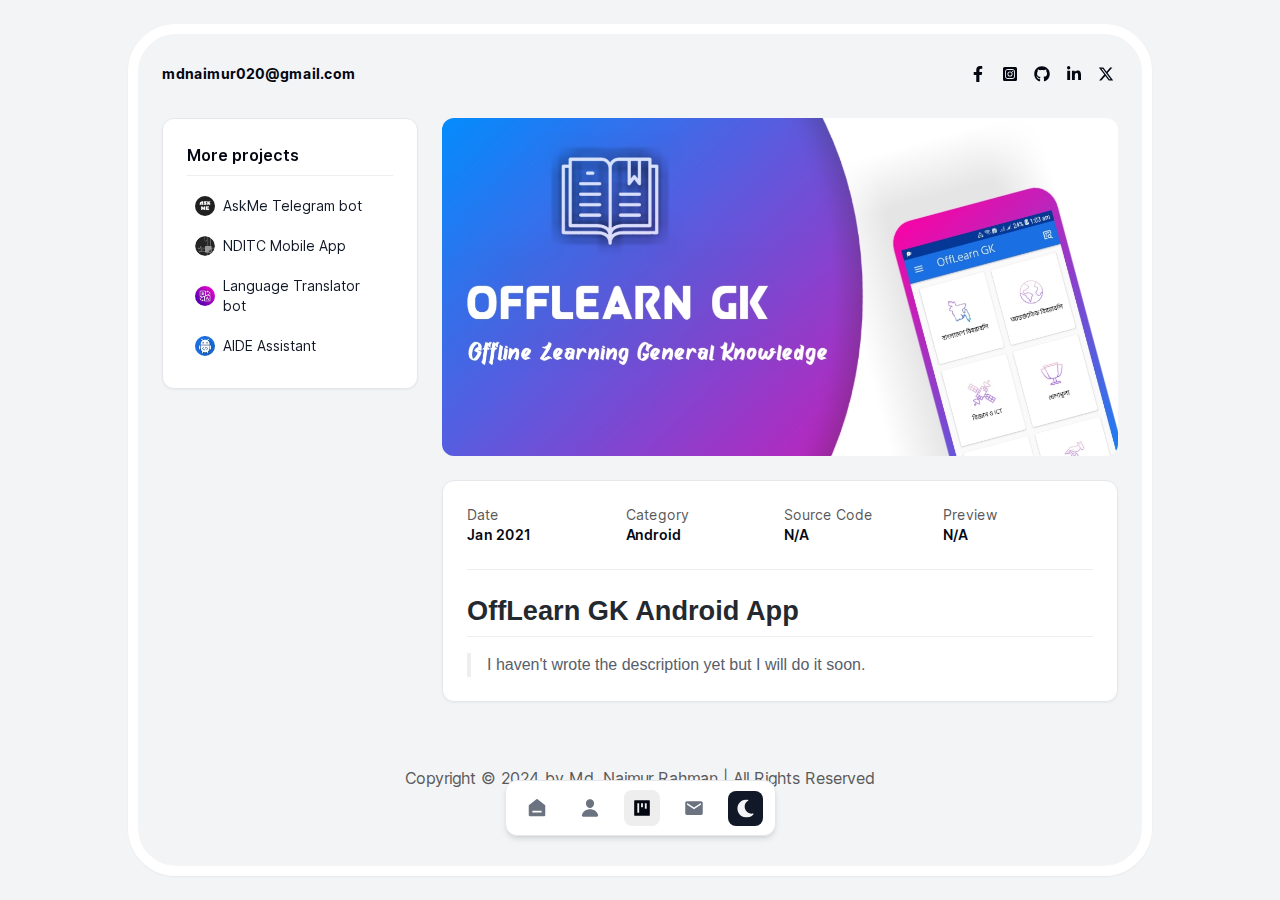
<file: projects/offlearn-gk/index.html>
<!DOCTYPE html><html lang="en"><head><meta charSet="utf-8"/><meta name="viewport" content="width=device-width, initial-scale=1"/><link rel="preload" as="image" href="/images/projects/olgk.jpg"/><link rel="stylesheet" href="/_next/static/css/a3f29d7ea0ee9f75.css" data-precedence="next"/><link rel="stylesheet" href="/_next/static/css/d4d4b3041a5c45dd.css" data-precedence="next"/><link rel="preload" as="script" fetchPriority="low" href="/_next/static/chunks/webpack-b2b34c774f4791b2.js"/><script src="/_next/static/chunks/fd9d1056-121e52b18ff0a3a9.js" async=""></script><script src="/_next/static/chunks/23-5258721a9da65eaf.js" async=""></script><script src="/_next/static/chunks/main-app-b07ee85b4da109da.js" async=""></script><script src="/_next/static/chunks/5e22fd23-b8d2bc04f861422c.js" async=""></script><script src="/_next/static/chunks/94730671-3c4474621680541e.js" async=""></script><script src="/_next/static/chunks/9c4e2130-a71c512130698e70.js" async=""></script><script src="/_next/static/chunks/8e1d74a4-b36c5fe6c4bad18d.js" async=""></script><script src="/_next/static/chunks/479ba886-f88caf27a9ac6638.js" async=""></script><script src="/_next/static/chunks/231-7837c6e138ba1d39.js" async=""></script><script src="/_next/static/chunks/851-03c4df209a66c577.js" async=""></script><script src="/_next/static/chunks/app/layout-62a0d9221a2302bf.js" async=""></script><script src="/_next/static/chunks/173-183ba7b838d6df8e.js" async=""></script><script src="/_next/static/chunks/763-a1d533af3097838c.js" async=""></script><script src="/_next/static/chunks/app/projects/%5Bslug%5D/page-95035133d2400fa9.js" async=""></script><link rel="preload" href="https://www.googletagmanager.com/gtag/js?id=G-RDVW4QEG7M" as="script"/><title>OffLearn GK - Projects - Md. Naimur Rahman</title><meta name="description" content="An interactive native android application to learn general knowledge offline, built using Java"/><meta name="author" content="Md. Naimur Rahman"/><link rel="manifest" href="https://mdnaimur0.github.io/manifest.json" crossorigin="use-credentials"/><meta name="keywords" content="Md. Naimur Rahman,Md. Naimur Rahman&#x27;s portfolio,naimur,mdnaimur,mdnaimur020,naimur&#x27;s portfolio website,মোঃ নাইমুর রহমান"/><meta name="creator" content="Md. Naimur Rahman"/><meta name="publisher" content="Md. Naimur Rahman"/><link rel="canonical" href="https://mdnaimur0.github.io/projects/offlearn-gk/"/><meta name="google-site-verification" content="Xtjpzqm-ULL5RGBrvgc3NCIFp7jcQKL1RV1DxEjSZ-Q"/><meta property="og:title" content="OffLearn GK - Projects - Md. Naimur Rahman"/><meta property="og:description" content="An interactive native android application to learn general knowledge offline, built using Java"/><meta property="og:image" content="https://mdnaimur0.github.io/images/projects/olgk.jpg"/><meta property="og:image:alt" content="OffLearn GK"/><meta name="twitter:card" content="summary_large_image"/><meta name="twitter:title" content="OffLearn GK - Projects - Md. Naimur Rahman"/><meta name="twitter:description" content="An interactive native android application to learn general knowledge offline, built using Java"/><meta name="twitter:image" content="https://mdnaimur0.github.io/images/projects/olgk.jpg"/><meta name="twitter:image:alt" content="OffLearn GK"/><link rel="icon" href="/favicon.ico" type="image/x-icon" sizes="16x16"/><link rel="icon" href="/icon.png?e217e42e6c603a97" type="image/png" sizes="512x512"/><link rel="apple-touch-icon" href="/apple-icon.png?480850b7475132ea" type="image/png" sizes="180x180"/><script src="/_next/static/chunks/polyfills-78c92fac7aa8fdd8.js" noModule=""></script></head><body class="__className_aaf875"><script>!function(){try{var d=document.documentElement,c=d.classList;c.remove('light','dark');var e=localStorage.getItem('theme');if(e){c.add(e|| '')}else{c.add('light');}if(e==='light'||e==='dark'||!e)d.style.colorScheme=e||'light'}catch(t){}}();</script><style>#nprogress{pointer-events:none}#nprogress .bar{background:hsl(var(--primary));position:fixed;z-index:1600;top: 0;left:0;width:100%;height:3px}#nprogress .peg{display:block;position:absolute;right:0;width:100px;height:100%;box-shadow:0 0 10px hsl(var(--primary)),0 0 5px hsl(var(--primary));opacity:1;-webkit-transform:rotate(3deg) translate(0px,-4px);-ms-transform:rotate(3deg) translate(0px,-4px);transform:rotate(3deg) translate(0px,-4px)}#nprogress .spinner{display:block;position:fixed;z-index:1600;top: 15px;right:15px}#nprogress .spinner-icon{width:18px;height:18px;box-sizing:border-box;border:2px solid transparent;border-top-color:hsl(var(--primary));border-left-color:hsl(var(--primary));border-radius:50%;-webkit-animation:nprogress-spinner 400ms linear infinite;animation:nprogress-spinner 400ms linear infinite}.nprogress-custom-parent{overflow:hidden;position:relative}.nprogress-custom-parent #nprogress .bar,.nprogress-custom-parent #nprogress .spinner{position:absolute}@-webkit-keyframes nprogress-spinner{0%{-webkit-transform:rotate(0deg)}100%{-webkit-transform:rotate(360deg)}}@keyframes nprogress-spinner{0%{transform:rotate(0deg)}100%{transform:rotate(360deg)}}</style><div class="mx-auto flex h-full w-full flex-col overflow-hidden md:max-w-5xl md:rounded-[48px] md:border-[10px] md:border-background md:shadow-sm md:dark:border-secondary"><div class="overflow-auto md:py-5"><div class="mt-2 flex flex-wrap items-center justify-between gap-2 px-4 md:px-6 py-2 md:mt-0"><a href="mailto:mdnaimur020@gmail.com" target="_blank" class="text-sm font-[700] text-foreground">mdnaimur020@gmail.com</a><div class="flex gap-2 max-sm:hidden"><a href="https://www.facebook.com/mdnaimur0" target="_blank" class="p-1 hover:text-primary" aria-label="Facebook account"><svg stroke="currentColor" fill="currentColor" stroke-width="0" viewBox="0 0 320 512" height="1em" width="1em" xmlns="http://www.w3.org/2000/svg"><path d="M279.14 288l14.22-92.66h-88.91v-60.13c0-25.35 12.42-50.06 52.24-50.06h40.42V6.26S260.43 0 225.36 0c-73.22 0-121.08 44.38-121.08 124.72v70.62H22.89V288h81.39v224h100.17V288z"></path></svg></a><a href="https://www.instagram.com/mdnaimur0" target="_blank" class="p-1  hover:text-primary" aria-label="Instagram account"><svg stroke="currentColor" fill="currentColor" stroke-width="0" viewBox="0 0 448 512" height="1em" width="1em" xmlns="http://www.w3.org/2000/svg"><path d="M224,202.66A53.34,53.34,0,1,0,277.36,256,53.38,53.38,0,0,0,224,202.66Zm124.71-41a54,54,0,0,0-30.41-30.41c-21-8.29-71-6.43-94.3-6.43s-73.25-1.93-94.31,6.43a54,54,0,0,0-30.41,30.41c-8.28,21-6.43,71.05-6.43,94.33S91,329.26,99.32,350.33a54,54,0,0,0,30.41,30.41c21,8.29,71,6.43,94.31,6.43s73.24,1.93,94.3-6.43a54,54,0,0,0,30.41-30.41c8.35-21,6.43-71.05,6.43-94.33S357.1,182.74,348.75,161.67ZM224,338a82,82,0,1,1,82-82A81.9,81.9,0,0,1,224,338Zm85.38-148.3a19.14,19.14,0,1,1,19.13-19.14A19.1,19.1,0,0,1,309.42,189.74ZM400,32H48A48,48,0,0,0,0,80V432a48,48,0,0,0,48,48H400a48,48,0,0,0,48-48V80A48,48,0,0,0,400,32ZM382.88,322c-1.29,25.63-7.14,48.34-25.85,67s-41.4,24.63-67,25.85c-26.41,1.49-105.59,1.49-132,0-25.63-1.29-48.26-7.15-67-25.85s-24.63-41.42-25.85-67c-1.49-26.42-1.49-105.61,0-132,1.29-25.63,7.07-48.34,25.85-67s41.47-24.56,67-25.78c26.41-1.49,105.59-1.49,132,0,25.63,1.29,48.33,7.15,67,25.85s24.63,41.42,25.85,67.05C384.37,216.44,384.37,295.56,382.88,322Z"></path></svg></a><a href="https://github.com/mdnaimur0" target="_blank" class="p-1  hover:text-primary" aria-label="Github account"><svg stroke="currentColor" fill="currentColor" stroke-width="0" viewBox="0 0 496 512" height="1em" width="1em" xmlns="http://www.w3.org/2000/svg"><path d="M165.9 397.4c0 2-2.3 3.6-5.2 3.6-3.3.3-5.6-1.3-5.6-3.6 0-2 2.3-3.6 5.2-3.6 3-.3 5.6 1.3 5.6 3.6zm-31.1-4.5c-.7 2 1.3 4.3 4.3 4.9 2.6 1 5.6 0 6.2-2s-1.3-4.3-4.3-5.2c-2.6-.7-5.5.3-6.2 2.3zm44.2-1.7c-2.9.7-4.9 2.6-4.6 4.9.3 2 2.9 3.3 5.9 2.6 2.9-.7 4.9-2.6 4.6-4.6-.3-1.9-3-3.2-5.9-2.9zM244.8 8C106.1 8 0 113.3 0 252c0 110.9 69.8 205.8 169.5 239.2 12.8 2.3 17.3-5.6 17.3-12.1 0-6.2-.3-40.4-.3-61.4 0 0-70 15-84.7-29.8 0 0-11.4-29.1-27.8-36.6 0 0-22.9-15.7 1.6-15.4 0 0 24.9 2 38.6 25.8 21.9 38.6 58.6 27.5 72.9 20.9 2.3-16 8.8-27.1 16-33.7-55.9-6.2-112.3-14.3-112.3-110.5 0-27.5 7.6-41.3 23.6-58.9-2.6-6.5-11.1-33.3 2.6-67.9 20.9-6.5 69 27 69 27 20-5.6 41.5-8.5 62.8-8.5s42.8 2.9 62.8 8.5c0 0 48.1-33.6 69-27 13.7 34.7 5.2 61.4 2.6 67.9 16 17.7 25.8 31.5 25.8 58.9 0 96.5-58.9 104.2-114.8 110.5 9.2 7.9 17 22.9 17 46.4 0 33.7-.3 75.4-.3 83.6 0 6.5 4.6 14.4 17.3 12.1C428.2 457.8 496 362.9 496 252 496 113.3 383.5 8 244.8 8zM97.2 352.9c-1.3 1-1 3.3.7 5.2 1.6 1.6 3.9 2.3 5.2 1 1.3-1 1-3.3-.7-5.2-1.6-1.6-3.9-2.3-5.2-1zm-10.8-8.1c-.7 1.3.3 2.9 2.3 3.9 1.6 1 3.6.7 4.3-.7.7-1.3-.3-2.9-2.3-3.9-2-.6-3.6-.3-4.3.7zm32.4 35.6c-1.6 1.3-1 4.3 1.3 6.2 2.3 2.3 5.2 2.6 6.5 1 1.3-1.3.7-4.3-1.3-6.2-2.2-2.3-5.2-2.6-6.5-1zm-11.4-14.7c-1.6 1-1.6 3.6 0 5.9 1.6 2.3 4.3 3.3 5.6 2.3 1.6-1.3 1.6-3.9 0-6.2-1.4-2.3-4-3.3-5.6-2z"></path></svg></a><a href="https://www.linkedin.com/in/mdnaimur0" target="_blank" class="p-1  hover:text-primary" aria-label="Linkedin account"><svg stroke="currentColor" fill="currentColor" stroke-width="0" viewBox="0 0 448 512" height="1em" width="1em" xmlns="http://www.w3.org/2000/svg"><path d="M100.28 448H7.4V148.9h92.88zM53.79 108.1C24.09 108.1 0 83.5 0 53.8a53.79 53.79 0 0 1 107.58 0c0 29.7-24.1 54.3-53.79 54.3zM447.9 448h-92.68V302.4c0-34.7-.7-79.2-48.29-79.2-48.29 0-55.69 37.7-55.69 76.7V448h-92.78V148.9h89.08v40.8h1.3c12.4-23.5 42.69-48.3 87.88-48.3 94 0 111.28 61.9 111.28 142.3V448z"></path></svg></a><a href="https://www.x.com/mdnaimur0" target="_blank" class="p-1  hover:text-primary" aria-label="X account"><svg stroke="currentColor" fill="currentColor" stroke-width="0" viewBox="0 0 512 512" height="1em" width="1em" xmlns="http://www.w3.org/2000/svg"><path d="M389.2 48h70.6L305.6 224.2 487 464H345L233.7 318.6 106.5 464H35.8L200.7 275.5 26.8 48H172.4L272.9 180.9 389.2 48zM364.4 421.8h39.1L151.1 88h-42L364.4 421.8z"></path></svg></a></div></div><main class="flex-grow"><div class="grid auto-cols-fr grid-cols-[1fr] grid-rows-[auto] items-start gap-x-6 gap-y-4 p-4 md:grid-cols-[.5fr_1fr] md:p-6 lg:grid-cols-[256px_1fr]"><div class="rounded-xl border bg-background text-foreground shadow-sm dark:bg-secondary p-6 sticky top-3 hidden md:block" style="text-decoration:none"><h3 class="mb-2 text-base font-[600]">More projects</h3><div class="mb-3 h-px w-full bg-divider"></div><ul role="list"><li class="mb-1 rounded-md text-sm transition duration-300 ease-in-out last:mb-0 hover:scale-[.98] hover:bg-divider"><a class="flex w-full items-center justify-start gap-2 p-2 text-secondary-foreground" href="/projects/askme-bot/"><img alt="AskMe Telegram bot" loading="lazy" width="20" height="20" decoding="async" data-nimg="1" class="rounded-full object-cover" style="color:transparent" src="/images/icons/askme.jpg"/>AskMe Telegram bot</a></li><li class="mb-1 rounded-md text-sm transition duration-300 ease-in-out last:mb-0 hover:scale-[.98] hover:bg-divider"><a class="flex w-full items-center justify-start gap-2 p-2 text-secondary-foreground" href="/projects/nditc-mobile-app/"><img alt="NDITC Mobile App" loading="lazy" width="20" height="20" decoding="async" data-nimg="1" class="rounded-full object-cover" style="color:transparent" src="/images/icons/nditc.png"/>NDITC Mobile App</a></li><li class="mb-1 rounded-md text-sm transition duration-300 ease-in-out last:mb-0 hover:scale-[.98] hover:bg-divider"><a class="flex w-full items-center justify-start gap-2 p-2 text-secondary-foreground" href="/projects/translator-bot/"><img alt="Language Translator bot" loading="lazy" width="20" height="20" decoding="async" data-nimg="1" class="rounded-full object-cover" style="color:transparent" src="/images/icons/translator.jpg"/>Language Translator bot</a></li><li class="mb-1 rounded-md text-sm transition duration-300 ease-in-out last:mb-0 hover:scale-[.98] hover:bg-divider"><a class="flex w-full items-center justify-start gap-2 p-2 text-secondary-foreground" href="/projects/aide-assistant/"><img alt="AIDE Assistant" loading="lazy" width="20" height="20" decoding="async" data-nimg="1" class="rounded-full object-cover" style="color:transparent" src="/images/icons/aide-assistant.jpeg"/>AIDE Assistant</a></li></ul></div><div class="flex flex-col gap-4 md:gap-6"><img src="/images/projects/olgk.jpg" alt="OffLearn GK" class="h-auto w-full rounded-xl object-cover"/><div class="rounded-xl border bg-background text-foreground shadow-sm dark:bg-secondary p-6" style="text-decoration:none"><div class="grid-col-1 mb-6 grid gap-2 min-[540px]:grid-cols-2 lg:grid-cols-4"><div><div class="text-sm text-grey">Date</div><div class="text-sm font-[600] text-foreground">Jan 2021</div></div><div><div class="text-sm text-grey">Category</div><div class="text-sm font-[600] text-foreground">Android</div></div><div><div class="whitespace-nowrap text-sm text-grey">Source Code</div><div class="text-sm font-[600] text-foreground">N/A</div></div><div><div class="text-sm text-grey">Preview</div><div class="text-sm font-[600] text-foreground">N/A</div></div></div><div class="mb-6 h-px w-full bg-divider"></div><div class="wmde-markdown wmde-markdown-color MDView_markdown__oO1EJ undefined"><h1 id="offlearn-gk-android-app">OffLearn GK Android App</h1>
<blockquote>
<p>I haven&#x27;t wrote the description yet but I will do it soon.</p>
</blockquote></div></div></div><div class="rounded-xl border bg-background text-foreground shadow-sm dark:bg-secondary p-6 md:hidden" style="text-decoration:none"><h3 class="mb-2 text-base font-[600]">More projects</h3><div class="mb-3 h-px w-full bg-divider"></div><ul role="list"><li class="mb-1 rounded-md text-sm transition duration-300 ease-in-out last:mb-0 hover:scale-[.98] hover:bg-divider"><a class="flex w-full items-center justify-start gap-2 p-2 text-secondary-foreground" href="/projects/askme-bot/"><img alt="AskMe Telegram bot" loading="lazy" width="20" height="20" decoding="async" data-nimg="1" class="rounded-full object-cover" style="color:transparent" src="/images/icons/askme.jpg"/>AskMe Telegram bot</a></li><li class="mb-1 rounded-md text-sm transition duration-300 ease-in-out last:mb-0 hover:scale-[.98] hover:bg-divider"><a class="flex w-full items-center justify-start gap-2 p-2 text-secondary-foreground" href="/projects/nditc-mobile-app/"><img alt="NDITC Mobile App" loading="lazy" width="20" height="20" decoding="async" data-nimg="1" class="rounded-full object-cover" style="color:transparent" src="/images/icons/nditc.png"/>NDITC Mobile App</a></li><li class="mb-1 rounded-md text-sm transition duration-300 ease-in-out last:mb-0 hover:scale-[.98] hover:bg-divider"><a class="flex w-full items-center justify-start gap-2 p-2 text-secondary-foreground" href="/projects/translator-bot/"><img alt="Language Translator bot" loading="lazy" width="20" height="20" decoding="async" data-nimg="1" class="rounded-full object-cover" style="color:transparent" src="/images/icons/translator.jpg"/>Language Translator bot</a></li><li class="mb-1 rounded-md text-sm transition duration-300 ease-in-out last:mb-0 hover:scale-[.98] hover:bg-divider"><a class="flex w-full items-center justify-start gap-2 p-2 text-secondary-foreground" href="/projects/aide-assistant/"><img alt="AIDE Assistant" loading="lazy" width="20" height="20" decoding="async" data-nimg="1" class="rounded-full object-cover" style="color:transparent" src="/images/icons/aide-assistant.jpeg"/>AIDE Assistant</a></li></ul></div></div></main><div class="flex items-center justify-center px-4 pb-10 pt-10 text-center md:px-6"><p class="text-grey">Copyright © <!-- -->2024<!-- --> by Md. Naimur Rahman | All Rights Reserved</p></div><div class="h-16"></div><div class="fixed bottom-0 left-0 right-0 z-50 mx-auto mb-8 w-min bg-[transparent] md:mb-16"><div class="mx-auto flex items-center justify-between gap-4 rounded-xl border border-border dark:border-[#1a222e] bg-background px-3 py-2 shadow-md dark:bg-secondary"><a title="Home" class="flex items-center justify-center rounded-lg p-2 transition-colors hover:bg-[#eee] hover:text-foreground dark:hover:bg-[#373851] text-muted-foreground" href="/"><svg stroke="currentColor" fill="currentColor" stroke-width="0" viewBox="0 0 24 24" height="22" width="22" xmlns="http://www.w3.org/2000/svg"><path d="M21 20C21 20.5523 20.5523 21 20 21H4C3.44772 21 3 20.5523 3 20V9.48907C3 9.18048 3.14247 8.88917 3.38606 8.69972L11.3861 2.47749C11.7472 2.19663 12.2528 2.19663 12.6139 2.47749L20.6139 8.69972C20.8575 8.88917 21 9.18048 21 9.48907V20ZM7 15V17H17V15H7Z"></path></svg></a><a title="About" class="flex items-center justify-center rounded-lg p-2 transition-colors hover:bg-[#eee] hover:text-foreground dark:hover:bg-[#373851] text-muted-foreground" href="/about/"><svg stroke="currentColor" fill="currentColor" stroke-width="0" viewBox="0 0 512 512" height="20" width="20" xmlns="http://www.w3.org/2000/svg"><path d="M332.64 64.58C313.18 43.57 286 32 256 32c-30.16 0-57.43 11.5-76.8 32.38-19.58 21.11-29.12 49.8-26.88 80.78C156.76 206.28 203.27 256 256 256s99.16-49.71 103.67-110.82c2.27-30.7-7.33-59.33-27.03-80.6zM432 480H80a31 31 0 0 1-24.2-11.13c-6.5-7.77-9.12-18.38-7.18-29.11C57.06 392.94 83.4 353.61 124.8 326c36.78-24.51 83.37-38 131.2-38s94.42 13.5 131.2 38c41.4 27.6 67.74 66.93 76.18 113.75 1.94 10.73-.68 21.34-7.18 29.11A31 31 0 0 1 432 480z"></path></svg></a><a title="Projects" class="flex items-center justify-center rounded-lg p-2 transition-colors hover:bg-[#eee] hover:text-foreground dark:hover:bg-[#373851] bg-[#eee] text-foreground dark:bg-[#373851]" href="/projects/"><svg stroke="currentColor" fill="currentColor" stroke-width="0" viewBox="0 0 1024 1024" height="20" width="20" xmlns="http://www.w3.org/2000/svg"><path d="M880 112H144c-17.7 0-32 14.3-32 32v736c0 17.7 14.3 32 32 32h736c17.7 0 32-14.3 32-32V144c0-17.7-14.3-32-32-32zM368 744c0 4.4-3.6 8-8 8h-80c-4.4 0-8-3.6-8-8V280c0-4.4 3.6-8 8-8h80c4.4 0 8 3.6 8 8v464zm192-280c0 4.4-3.6 8-8 8h-80c-4.4 0-8-3.6-8-8V280c0-4.4 3.6-8 8-8h80c4.4 0 8 3.6 8 8v184zm192 72c0 4.4-3.6 8-8 8h-80c-4.4 0-8-3.6-8-8V280c0-4.4 3.6-8 8-8h80c4.4 0 8 3.6 8 8v256z"></path></svg></a><a title="Contact" class="flex items-center justify-center rounded-lg p-2 transition-colors hover:bg-[#eee] hover:text-foreground dark:hover:bg-[#373851] text-muted-foreground" href="/contact/"><svg stroke="currentColor" fill="currentColor" stroke-width="0" viewBox="0 0 512 512" height="20" width="20" xmlns="http://www.w3.org/2000/svg"><path d="M437.332 80H74.668C51.199 80 32 99.198 32 122.667v266.666C32 412.802 51.199 432 74.668 432h362.664C460.801 432 480 412.802 480 389.333V122.667C480 99.198 460.801 80 437.332 80zM432 170.667L256 288 80 170.667V128l176 117.333L432 128v42.667z"></path></svg></a><button class="flex items-center justify-center rounded-lg border-none bg-secondary-foreground p-2 text-secondary transition-colors hover:bg-muted-foreground hover:text-muted"><svg stroke="currentColor" fill="currentColor" stroke-width="0" viewBox="0 0 512 512" class="absolute rotate-90 scale-0 transition-all dark:rotate-0 dark:scale-100" aria-label="Switch to light theme" height="19" width="19" xmlns="http://www.w3.org/2000/svg"><path d="M256 160c-52.9 0-96 43.1-96 96s43.1 96 96 96 96-43.1 96-96-43.1-96-96-96zm246.4 80.5l-94.7-47.3 33.5-100.4c4.5-13.6-8.4-26.5-21.9-21.9l-100.4 33.5-47.4-94.8c-6.4-12.8-24.6-12.8-31 0l-47.3 94.7L92.7 70.8c-13.6-4.5-26.5 8.4-21.9 21.9l33.5 100.4-94.7 47.4c-12.8 6.4-12.8 24.6 0 31l94.7 47.3-33.5 100.5c-4.5 13.6 8.4 26.5 21.9 21.9l100.4-33.5 47.3 94.7c6.4 12.8 24.6 12.8 31 0l47.3-94.7 100.4 33.5c13.6 4.5 26.5-8.4 21.9-21.9l-33.5-100.4 94.7-47.3c13-6.5 13-24.7.2-31.1zm-155.9 106c-49.9 49.9-131.1 49.9-181 0-49.9-49.9-49.9-131.1 0-181 49.9-49.9 131.1-49.9 181 0 49.9 49.9 49.9 131.1 0 181z"></path></svg><svg stroke="currentColor" fill="currentColor" stroke-width="0" viewBox="0 0 512 512" class="rotate-0 scale-95 transition-all dark:-rotate-90 dark:scale-0" aria-label="Switch to dark theme" height="19" width="19" xmlns="http://www.w3.org/2000/svg"><path d="M283.211 512c78.962 0 151.079-35.925 198.857-94.792 7.068-8.708-.639-21.43-11.562-19.35-124.203 23.654-238.262-71.576-238.262-196.954 0-72.222 38.662-138.635 101.498-174.394 9.686-5.512 7.25-20.197-3.756-22.23A258.156 258.156 0 0 0 283.211 0c-141.309 0-256 114.511-256 256 0 141.309 114.511 256 256 256z"></path></svg></button></div></div></div></div><script src="/_next/static/chunks/webpack-b2b34c774f4791b2.js" async=""></script><script>(self.__next_f=self.__next_f||[]).push([0]);self.__next_f.push([2,null])</script><script>self.__next_f.push([1,"1:HL[\"/_next/static/css/a3f29d7ea0ee9f75.css\",\"style\"]\n2:HL[\"/_next/static/css/d4d4b3041a5c45dd.css\",\"style\"]\n"])</script><script>self.__next_f.push([1,"3:I[5751,[],\"\"]\n6:I[9275,[],\"\"]\n8:I[1343,[],\"\"]\n9:I[5600,[\"452\",\"static/chunks/5e22fd23-b8d2bc04f861422c.js\",\"522\",\"static/chunks/94730671-3c4474621680541e.js\",\"706\",\"static/chunks/9c4e2130-a71c512130698e70.js\",\"699\",\"static/chunks/8e1d74a4-b36c5fe6c4bad18d.js\",\"259\",\"static/chunks/479ba886-f88caf27a9ac6638.js\",\"231\",\"static/chunks/231-7837c6e138ba1d39.js\",\"851\",\"static/chunks/851-03c4df209a66c577.js\",\"185\",\"static/chunks/app/layout-62a0d9221a2302bf.js\"],\"ThemeProvider\"]\na:I[9593,[\"452\",\"static/chunks/5e22fd23-b8d2bc04f861422c.js\",\"522\",\"static/chunks/94730671-3c4474621680541e.js\",\"706\",\"static/chunks/9c4e2130-a71c512130698e70.js\",\"699\",\"static/chunks/8e1d74a4-b36c5fe6c4bad18d.js\",\"259\",\"static/chunks/479ba886-f88caf27a9ac6638.js\",\"231\",\"static/chunks/231-7837c6e138ba1d39.js\",\"851\",\"static/chunks/851-03c4df209a66c577.js\",\"185\",\"static/chunks/app/layout-62a0d9221a2302bf.js\"],\"\"]\nc:I[231,[\"231\",\"static/chunks/231-7837c6e138ba1d39.js\",\"173\",\"static/chunks/173-183ba7b838d6df8e.js\",\"763\",\"static/chunks/763-a1d533af3097838c.js\",\"101\",\"static/chunks/app/projects/%5Bslug%5D/page-95035133d2400fa9.js\"],\"\"]\nd:I[2105,[\"452\",\"static/chunks/5e22fd23-b8d2bc04f861422c.js\",\"522\",\"static/chunks/94730671-3c4474621680541e.js\",\"706\",\"static/chunks/9c4e2130-a71c512130698e70.js\",\"699\",\"static/chunks/8e1d74a4-b36c5fe6c4bad18d.js\",\"259\",\"static/chunks/479ba886-f88caf27a9ac6638.js\",\"231\",\"static/chunks/231-7837c6e138ba1d39.js\",\"851\",\"static/chunks/851-03c4df209a66c577.js\",\"185\",\"static/chunks/app/layout-62a0d9221a2302bf.js\"],\"default\"]\ne:I[4080,[\"452\",\"static/chunks/5e22fd23-b8d2bc04f861422c.js\",\"522\",\"static/chunks/94730671-3c4474621680541e.js\",\"706\",\"static/chunks/9c4e2130-a71c512130698e70.js\",\"699\",\"static/chunks/8e1d74a4-b36c5fe6c4bad18d.js\",\"259\",\"static/chunks/479ba886-f88caf27a9ac6638.js\",\"231\",\"static/chunks/231-7837c6e138ba1d39.js\",\"851\",\"static/chunks/851-03c4df209a66c577.js\",\"185\",\"static/chunks/app/layout-62a0d9221a2302bf.js\"],\"\"]\n10:I[6130,[],\"\"]\n7:[\"slug\",\"offlearn-gk\",\"d\"]\nb:T518,M165.9 397.4c0 2-2.3 3.6-5.2 3.6-3.3.3-5.6-1"])</script><script>self.__next_f.push([1,".3-5.6-3.6 0-2 2.3-3.6 5.2-3.6 3-.3 5.6 1.3 5.6 3.6zm-31.1-4.5c-.7 2 1.3 4.3 4.3 4.9 2.6 1 5.6 0 6.2-2s-1.3-4.3-4.3-5.2c-2.6-.7-5.5.3-6.2 2.3zm44.2-1.7c-2.9.7-4.9 2.6-4.6 4.9.3 2 2.9 3.3 5.9 2.6 2.9-.7 4.9-2.6 4.6-4.6-.3-1.9-3-3.2-5.9-2.9zM244.8 8C106.1 8 0 113.3 0 252c0 110.9 69.8 205.8 169.5 239.2 12.8 2.3 17.3-5.6 17.3-12.1 0-6.2-.3-40.4-.3-61.4 0 0-70 15-84.7-29.8 0 0-11.4-29.1-27.8-36.6 0 0-22.9-15.7 1.6-15.4 0 0 24.9 2 38.6 25.8 21.9 38.6 58.6 27.5 72.9 20.9 2.3-16 8.8-27.1 16-33.7-55.9-6.2-112.3-14.3-112.3-110.5 0-27.5 7.6-41.3 23.6-58.9-2.6-6.5-11.1-33.3 2.6-67.9 20.9-6.5 69 27 69 27 20-5.6 41.5-8.5 62.8-8.5s42.8 2.9 62.8 8.5c0 0 48.1-33.6 69-27 13.7 34.7 5.2 61.4 2.6 67.9 16 17.7 25.8 31.5 25.8 58.9 0 96.5-58.9 104.2-114.8 110.5 9.2 7.9 17 22.9 17 46.4 0 33.7-.3 75.4-.3 83.6 0 6.5 4.6 14.4 17.3 12.1C428.2 457.8 496 362.9 496 252 496 113.3 383.5 8 244.8 8zM97.2 352.9c-1.3 1-1 3.3.7 5.2 1.6 1.6 3.9 2.3 5.2 1 1.3-1 1-3.3-.7-5.2-1.6-1.6-3.9-2.3-5.2-1zm-10.8-8.1c-.7 1.3.3 2.9 2.3 3.9 1.6 1 3.6.7 4.3-.7.7-1.3-.3-2.9-2.3-3.9-2-.6-3.6-.3-4.3.7zm32.4 35.6c-1.6 1.3-1 4.3 1.3 6.2 2.3 2.3 5.2 2.6 6.5 1 1.3-1.3.7-4.3-1.3-6.2-2.2-2.3-5.2-2.6-6.5-1zm-11.4-14.7c-1.6 1-1.6 3.6 0 5.9 1.6 2.3 4.3 3.3 5.6 2.3 1.6-1.3 1.6-3.9 0-6.2-1.4-2.3-4-3.3-5.6-2z11:[]\n"])</script><script>self.__next_f.push([1,"0:[[[\"$\",\"link\",\"0\",{\"rel\":\"stylesheet\",\"href\":\"/_next/static/css/a3f29d7ea0ee9f75.css\",\"precedence\":\"next\",\"crossOrigin\":\"$undefined\"}]],[\"$\",\"$L3\",null,{\"buildId\":\"Dw8w84DA3Pi7rEUVeFUPw\",\"assetPrefix\":\"\",\"initialCanonicalUrl\":\"/projects/offlearn-gk/\",\"initialTree\":[\"\",{\"children\":[\"projects\",{\"children\":[[\"slug\",\"offlearn-gk\",\"d\"],{\"children\":[\"__PAGE__?{\\\"slug\\\":\\\"offlearn-gk\\\"}\",{}]}]}]},\"$undefined\",\"$undefined\",true],\"initialSeedData\":[\"\",{\"children\":[\"projects\",{\"children\":[[\"slug\",\"offlearn-gk\",\"d\"],{\"children\":[\"__PAGE__\",{},[[\"$L4\",\"$L5\"],null],null]},[\"$\",\"$L6\",null,{\"parallelRouterKey\":\"children\",\"segmentPath\":[\"children\",\"projects\",\"children\",\"$7\",\"children\"],\"error\":\"$undefined\",\"errorStyles\":\"$undefined\",\"errorScripts\":\"$undefined\",\"template\":[\"$\",\"$L8\",null,{}],\"templateStyles\":\"$undefined\",\"templateScripts\":\"$undefined\",\"notFound\":\"$undefined\",\"notFoundStyles\":\"$undefined\",\"styles\":[[\"$\",\"link\",\"0\",{\"rel\":\"stylesheet\",\"href\":\"/_next/static/css/d4d4b3041a5c45dd.css\",\"precedence\":\"next\",\"crossOrigin\":\"$undefined\"}]]}],null]},[\"$\",\"$L6\",null,{\"parallelRouterKey\":\"children\",\"segmentPath\":[\"children\",\"projects\",\"children\"],\"error\":\"$undefined\",\"errorStyles\":\"$undefined\",\"errorScripts\":\"$undefined\",\"template\":[\"$\",\"$L8\",null,{}],\"templateStyles\":\"$undefined\",\"templateScripts\":\"$undefined\",\"notFound\":\"$undefined\",\"notFoundStyles\":\"$undefined\",\"styles\":null}],null]},[[\"$\",\"html\",null,{\"lang\":\"en\",\"children\":[\"$\",\"body\",null,{\"className\":\"__className_aaf875\",\"children\":[\"$\",\"$L9\",null,{\"attribute\":\"class\",\"enableSystem\":false,\"children\":[[\"$\",\"$La\",null,{\"color\":\"hsl(var(--primary))\",\"template\":\"\u003cdiv class=\\\"bar\\\" role=\\\"bar\\\"\u003e\u003cdiv class=\\\"peg\\\"\u003e\u003c/div\u003e\u003c/div\u003e\"}],[\"$\",\"div\",null,{\"className\":\"mx-auto flex h-full w-full flex-col overflow-hidden md:max-w-5xl md:rounded-[48px] md:border-[10px] md:border-background md:shadow-sm md:dark:border-secondary\",\"children\":[\"$\",\"div\",null,{\"className\":\"overflow-auto md:py-5\",\"children\":[[\"$\",\"div\",null,{\"className\":\"mt-2 flex flex-wrap items-center justify-between gap-2 px-4 md:px-6 py-2 md:mt-0\",\"children\":[[\"$\",\"a\",null,{\"href\":\"mailto:mdnaimur020@gmail.com\",\"target\":\"_blank\",\"className\":\"text-sm font-[700] text-foreground\",\"children\":\"mdnaimur020@gmail.com\"}],[\"$\",\"div\",null,{\"className\":\"flex gap-2 max-sm:hidden\",\"children\":[[\"$\",\"a\",null,{\"href\":\"https://www.facebook.com/mdnaimur0\",\"target\":\"_blank\",\"className\":\"p-1 hover:text-primary\",\"aria-label\":\"Facebook account\",\"children\":[\"$\",\"svg\",null,{\"stroke\":\"currentColor\",\"fill\":\"currentColor\",\"strokeWidth\":\"0\",\"viewBox\":\"0 0 320 512\",\"children\":[\"$undefined\",[[\"$\",\"path\",\"0\",{\"d\":\"M279.14 288l14.22-92.66h-88.91v-60.13c0-25.35 12.42-50.06 52.24-50.06h40.42V6.26S260.43 0 225.36 0c-73.22 0-121.08 44.38-121.08 124.72v70.62H22.89V288h81.39v224h100.17V288z\",\"children\":[]}]]],\"className\":\"$undefined\",\"style\":{\"color\":\"$undefined\"},\"height\":\"1em\",\"width\":\"1em\",\"xmlns\":\"http://www.w3.org/2000/svg\"}]}],[\"$\",\"a\",null,{\"href\":\"https://www.instagram.com/mdnaimur0\",\"target\":\"_blank\",\"className\":\"p-1  hover:text-primary\",\"aria-label\":\"Instagram account\",\"children\":[\"$\",\"svg\",null,{\"stroke\":\"currentColor\",\"fill\":\"currentColor\",\"strokeWidth\":\"0\",\"viewBox\":\"0 0 448 512\",\"children\":[\"$undefined\",[[\"$\",\"path\",\"0\",{\"d\":\"M224,202.66A53.34,53.34,0,1,0,277.36,256,53.38,53.38,0,0,0,224,202.66Zm124.71-41a54,54,0,0,0-30.41-30.41c-21-8.29-71-6.43-94.3-6.43s-73.25-1.93-94.31,6.43a54,54,0,0,0-30.41,30.41c-8.28,21-6.43,71.05-6.43,94.33S91,329.26,99.32,350.33a54,54,0,0,0,30.41,30.41c21,8.29,71,6.43,94.31,6.43s73.24,1.93,94.3-6.43a54,54,0,0,0,30.41-30.41c8.35-21,6.43-71.05,6.43-94.33S357.1,182.74,348.75,161.67ZM224,338a82,82,0,1,1,82-82A81.9,81.9,0,0,1,224,338Zm85.38-148.3a19.14,19.14,0,1,1,19.13-19.14A19.1,19.1,0,0,1,309.42,189.74ZM400,32H48A48,48,0,0,0,0,80V432a48,48,0,0,0,48,48H400a48,48,0,0,0,48-48V80A48,48,0,0,0,400,32ZM382.88,322c-1.29,25.63-7.14,48.34-25.85,67s-41.4,24.63-67,25.85c-26.41,1.49-105.59,1.49-132,0-25.63-1.29-48.26-7.15-67-25.85s-24.63-41.42-25.85-67c-1.49-26.42-1.49-105.61,0-132,1.29-25.63,7.07-48.34,25.85-67s41.47-24.56,67-25.78c26.41-1.49,105.59-1.49,132,0,25.63,1.29,48.33,7.15,67,25.85s24.63,41.42,25.85,67.05C384.37,216.44,384.37,295.56,382.88,322Z\",\"children\":[]}]]],\"className\":\"$undefined\",\"style\":{\"color\":\"$undefined\"},\"height\":\"1em\",\"width\":\"1em\",\"xmlns\":\"http://www.w3.org/2000/svg\"}]}],[\"$\",\"a\",null,{\"href\":\"https://github.com/mdnaimur0\",\"target\":\"_blank\",\"className\":\"p-1  hover:text-primary\",\"aria-label\":\"Github account\",\"children\":[\"$\",\"svg\",null,{\"stroke\":\"currentColor\",\"fill\":\"currentColor\",\"strokeWidth\":\"0\",\"viewBox\":\"0 0 496 512\",\"children\":[\"$undefined\",[[\"$\",\"path\",\"0\",{\"d\":\"$b\",\"children\":[]}]]],\"className\":\"$undefined\",\"style\":{\"color\":\"$undefined\"},\"height\":\"1em\",\"width\":\"1em\",\"xmlns\":\"http://www.w3.org/2000/svg\"}]}],[\"$\",\"a\",null,{\"href\":\"https://www.linkedin.com/in/mdnaimur0\",\"target\":\"_blank\",\"className\":\"p-1  hover:text-primary\",\"aria-label\":\"Linkedin account\",\"children\":[\"$\",\"svg\",null,{\"stroke\":\"currentColor\",\"fill\":\"currentColor\",\"strokeWidth\":\"0\",\"viewBox\":\"0 0 448 512\",\"children\":[\"$undefined\",[[\"$\",\"path\",\"0\",{\"d\":\"M100.28 448H7.4V148.9h92.88zM53.79 108.1C24.09 108.1 0 83.5 0 53.8a53.79 53.79 0 0 1 107.58 0c0 29.7-24.1 54.3-53.79 54.3zM447.9 448h-92.68V302.4c0-34.7-.7-79.2-48.29-79.2-48.29 0-55.69 37.7-55.69 76.7V448h-92.78V148.9h89.08v40.8h1.3c12.4-23.5 42.69-48.3 87.88-48.3 94 0 111.28 61.9 111.28 142.3V448z\",\"children\":[]}]]],\"className\":\"$undefined\",\"style\":{\"color\":\"$undefined\"},\"height\":\"1em\",\"width\":\"1em\",\"xmlns\":\"http://www.w3.org/2000/svg\"}]}],[\"$\",\"a\",null,{\"href\":\"https://www.x.com/mdnaimur0\",\"target\":\"_blank\",\"className\":\"p-1  hover:text-primary\",\"aria-label\":\"X account\",\"children\":[\"$\",\"svg\",null,{\"stroke\":\"currentColor\",\"fill\":\"currentColor\",\"strokeWidth\":\"0\",\"viewBox\":\"0 0 512 512\",\"children\":[\"$undefined\",[[\"$\",\"path\",\"0\",{\"d\":\"M389.2 48h70.6L305.6 224.2 487 464H345L233.7 318.6 106.5 464H35.8L200.7 275.5 26.8 48H172.4L272.9 180.9 389.2 48zM364.4 421.8h39.1L151.1 88h-42L364.4 421.8z\",\"children\":[]}]]],\"className\":\"$undefined\",\"style\":{\"color\":\"$undefined\"},\"height\":\"1em\",\"width\":\"1em\",\"xmlns\":\"http://www.w3.org/2000/svg\"}]}]]}]]}],[\"$\",\"main\",null,{\"className\":\"flex-grow\",\"children\":[\"$\",\"$L6\",null,{\"parallelRouterKey\":\"children\",\"segmentPath\":[\"children\"],\"error\":\"$undefined\",\"errorStyles\":\"$undefined\",\"errorScripts\":\"$undefined\",\"template\":[\"$\",\"$L8\",null,{}],\"templateStyles\":\"$undefined\",\"templateScripts\":\"$undefined\",\"notFound\":[\"$\",\"div\",null,{\"className\":\"flex flex-col items-center justify-center p-6 text-center\",\"children\":[[\"$\",\"h1\",null,{\"className\":\"mb-3 text-9xl font-bold\",\"children\":\"404\"}],[\"$\",\"div\",null,{\"className\":\"rounded-xl border bg-background text-foreground shadow-sm dark:bg-secondary w-fit max-w-[400px] self-center p-8 text-center\",\"style\":{\"textDecoration\":\"none\"},\"children\":[[\"$\",\"h2\",null,{\"className\":\"mb-2 text-2xl font-[600]\",\"children\":\"Sorry! Page not found\"}],[\"$\",\"p\",null,{\"className\":\"mb-6 text-grey\",\"children\":\"The page you are looking for may be removed or moved to another location.\"}],[\"$\",\"$Lc\",null,{\"href\":\"/\",\"className\":\"w-full rounded-lg bg-foreground px-3 py-2 text-sm font-[600] text-background transition duration-300 ease-in-out hover:bg-[grey]\",\"children\":\"Go back home\"}]]}]]}],\"notFoundStyles\":[],\"styles\":null}]}],[\"$\",\"div\",null,{\"className\":\"flex items-center justify-center px-4 pb-10 pt-10 text-center md:px-6\",\"children\":[\"$\",\"p\",null,{\"className\":\"text-grey\",\"children\":[\"Copyright © \",2024,\" by Md. Naimur Rahman | All Rights Reserved\"]}]}],[\"$\",\"div\",null,{\"className\":\"h-16\"}],[\"$\",\"$Ld\",null,{}]]}]}],[[\"$\",\"$Le\",null,{\"async\":true,\"src\":\"https://www.googletagmanager.com/gtag/js?id=G-RDVW4QEG7M\"}],[\"$\",\"$Le\",null,{\"id\":\"google-analytics\",\"children\":\"\\n                 window.dataLayer = window.dataLayer || [];\\n                 function gtag(){dataLayer.push(arguments);}\\n                 gtag('js', new Date());\\n       \\n                 gtag('config', 'G-RDVW4QEG7M');\\n            \"}]]]}]}]}],null],null],\"couldBeIntercepted\":false,\"initialHead\":[null,\"$Lf\"],\"globalErrorComponent\":\"$10\",\"missingSlots\":\"$W11\"}]]\n"])</script><script>self.__next_f.push([1,"f:[[\"$\",\"meta\",\"0\",{\"name\":\"viewport\",\"content\":\"width=device-width, initial-scale=1\"}],[\"$\",\"meta\",\"1\",{\"charSet\":\"utf-8\"}],[\"$\",\"title\",\"2\",{\"children\":\"OffLearn GK - Projects - Md. Naimur Rahman\"}],[\"$\",\"meta\",\"3\",{\"name\":\"description\",\"content\":\"An interactive native android application to learn general knowledge offline, built using Java\"}],[\"$\",\"meta\",\"4\",{\"name\":\"author\",\"content\":\"Md. Naimur Rahman\"}],[\"$\",\"link\",\"5\",{\"rel\":\"manifest\",\"href\":\"https://mdnaimur0.github.io/manifest.json\",\"crossOrigin\":\"use-credentials\"}],[\"$\",\"meta\",\"6\",{\"name\":\"keywords\",\"content\":\"Md. Naimur Rahman,Md. Naimur Rahman's portfolio,naimur,mdnaimur,mdnaimur020,naimur's portfolio website,মোঃ নাইমুর রহমান\"}],[\"$\",\"meta\",\"7\",{\"name\":\"creator\",\"content\":\"Md. Naimur Rahman\"}],[\"$\",\"meta\",\"8\",{\"name\":\"publisher\",\"content\":\"Md. Naimur Rahman\"}],[\"$\",\"link\",\"9\",{\"rel\":\"canonical\",\"href\":\"https://mdnaimur0.github.io/projects/offlearn-gk/\"}],[\"$\",\"meta\",\"10\",{\"name\":\"google-site-verification\",\"content\":\"Xtjpzqm-ULL5RGBrvgc3NCIFp7jcQKL1RV1DxEjSZ-Q\"}],[\"$\",\"meta\",\"11\",{\"property\":\"og:title\",\"content\":\"OffLearn GK - Projects - Md. Naimur Rahman\"}],[\"$\",\"meta\",\"12\",{\"property\":\"og:description\",\"content\":\"An interactive native android application to learn general knowledge offline, built using Java\"}],[\"$\",\"meta\",\"13\",{\"property\":\"og:image\",\"content\":\"https://mdnaimur0.github.io/images/projects/olgk.jpg\"}],[\"$\",\"meta\",\"14\",{\"property\":\"og:image:alt\",\"content\":\"OffLearn GK\"}],[\"$\",\"meta\",\"15\",{\"name\":\"twitter:card\",\"content\":\"summary_large_image\"}],[\"$\",\"meta\",\"16\",{\"name\":\"twitter:title\",\"content\":\"OffLearn GK - Projects - Md. Naimur Rahman\"}],[\"$\",\"meta\",\"17\",{\"name\":\"twitter:description\",\"content\":\"An interactive native android application to learn general knowledge offline, built using Java\"}],[\"$\",\"meta\",\"18\",{\"name\":\"twitter:image\",\"content\":\"https://mdnaimur0.github.io/images/projects/olgk.jpg\"}],[\"$\",\"meta\",\"19\",{\"name\":\"twitter:image:alt\",\"content\":\"OffLearn GK\"}],[\"$\",\"link\",\"20\",{\"rel\":\"icon\",\"href\":\"/favicon.ico\",\"type\":\"image/x-icon\",\"sizes\":\"16x16\"}],[\"$\",\"link\",\"21\",{\"rel\":\"icon\",\"href\":\"/icon.png?e217e42e6c603a97\",\"type\":\"image/png\",\"sizes\":\"512x512\"}],[\"$\",\"link\",\"22\",{\"rel\":\"apple-touch-icon\",\"href\":\"/apple-icon.png?480850b7475132ea\",\"type\":\"image/png\",\"sizes\":\"180x180\"}]]\n"])</script><script>self.__next_f.push([1,"4:null\n"])</script><script>self.__next_f.push([1,"12:I[8173,[\"231\",\"static/chunks/231-7837c6e138ba1d39.js\",\"173\",\"static/chunks/173-183ba7b838d6df8e.js\",\"763\",\"static/chunks/763-a1d533af3097838c.js\",\"101\",\"static/chunks/app/projects/%5Bslug%5D/page-95035133d2400fa9.js\"],\"Image\"]\n13:I[7092,[\"231\",\"static/chunks/231-7837c6e138ba1d39.js\",\"173\",\"static/chunks/173-183ba7b838d6df8e.js\",\"763\",\"static/chunks/763-a1d533af3097838c.js\",\"101\",\"static/chunks/app/projects/%5Bslug%5D/page-95035133d2400fa9.js\"],\"default\"]\n"])</script><script>self.__next_f.push([1,"5:[\"$\",\"div\",null,{\"className\":\"grid auto-cols-fr grid-cols-[1fr] grid-rows-[auto] items-start gap-x-6 gap-y-4 p-4 md:grid-cols-[.5fr_1fr] md:p-6 lg:grid-cols-[256px_1fr]\",\"children\":[[\"$\",\"div\",null,{\"className\":\"rounded-xl border bg-background text-foreground shadow-sm dark:bg-secondary p-6 sticky top-3 hidden md:block\",\"style\":{\"textDecoration\":\"none\"},\"children\":[[\"$\",\"h3\",null,{\"className\":\"mb-2 text-base font-[600]\",\"children\":\"More projects\"}],[\"$\",\"div\",null,{\"className\":\"mb-3 h-px w-full bg-divider\"}],[\"$\",\"ul\",null,{\"role\":\"list\",\"children\":[[\"$\",\"li\",\"0\",{\"className\":\"mb-1 rounded-md text-sm transition duration-300 ease-in-out last:mb-0 hover:scale-[.98] hover:bg-divider\",\"children\":[\"$\",\"$Lc\",null,{\"href\":\"/projects/askme-bot\",\"className\":\"flex w-full items-center justify-start gap-2 p-2 text-secondary-foreground\",\"children\":[[\"$\",\"$L12\",null,{\"src\":\"/images/icons/askme.jpg\",\"alt\":\"AskMe Telegram bot\",\"width\":20,\"height\":20,\"className\":\"rounded-full object-cover\"}],\"AskMe Telegram bot\"]}]}],[\"$\",\"li\",\"1\",{\"className\":\"mb-1 rounded-md text-sm transition duration-300 ease-in-out last:mb-0 hover:scale-[.98] hover:bg-divider\",\"children\":[\"$\",\"$Lc\",null,{\"href\":\"/projects/nditc-mobile-app\",\"className\":\"flex w-full items-center justify-start gap-2 p-2 text-secondary-foreground\",\"children\":[[\"$\",\"$L12\",null,{\"src\":\"/images/icons/nditc.png\",\"alt\":\"NDITC Mobile App\",\"width\":20,\"height\":20,\"className\":\"rounded-full object-cover\"}],\"NDITC Mobile App\"]}]}],[\"$\",\"li\",\"2\",{\"className\":\"mb-1 rounded-md text-sm transition duration-300 ease-in-out last:mb-0 hover:scale-[.98] hover:bg-divider\",\"children\":[\"$\",\"$Lc\",null,{\"href\":\"/projects/translator-bot\",\"className\":\"flex w-full items-center justify-start gap-2 p-2 text-secondary-foreground\",\"children\":[[\"$\",\"$L12\",null,{\"src\":\"/images/icons/translator.jpg\",\"alt\":\"Language Translator bot\",\"width\":20,\"height\":20,\"className\":\"rounded-full object-cover\"}],\"Language Translator bot\"]}]}],[\"$\",\"li\",\"3\",{\"className\":\"mb-1 rounded-md text-sm transition duration-300 ease-in-out last:mb-0 hover:scale-[.98] hover:bg-divider\",\"children\":[\"$\",\"$Lc\",null,{\"href\":\"/projects/aide-assistant\",\"className\":\"flex w-full items-center justify-start gap-2 p-2 text-secondary-foreground\",\"children\":[[\"$\",\"$L12\",null,{\"src\":\"/images/icons/aide-assistant.jpeg\",\"alt\":\"AIDE Assistant\",\"width\":20,\"height\":20,\"className\":\"rounded-full object-cover\"}],\"AIDE Assistant\"]}]}]]}]]}],[\"$\",\"div\",null,{\"className\":\"flex flex-col gap-4 md:gap-6\",\"children\":[[\"$\",\"img\",null,{\"src\":\"/images/projects/olgk.jpg\",\"alt\":\"OffLearn GK\",\"className\":\"h-auto w-full rounded-xl object-cover\"}],[\"$\",\"div\",null,{\"className\":\"rounded-xl border bg-background text-foreground shadow-sm dark:bg-secondary p-6\",\"style\":{\"textDecoration\":\"none\"},\"children\":[[\"$\",\"div\",null,{\"className\":\"grid-col-1 mb-6 grid gap-2 min-[540px]:grid-cols-2 lg:grid-cols-4\",\"children\":[[\"$\",\"div\",null,{\"children\":[[\"$\",\"div\",null,{\"className\":\"text-sm text-grey\",\"children\":\"Date\"}],[\"$\",\"div\",null,{\"className\":\"text-sm font-[600] text-foreground\",\"children\":\"Jan 2021\"}]]}],[\"$\",\"div\",null,{\"children\":[[\"$\",\"div\",null,{\"className\":\"text-sm text-grey\",\"children\":\"Category\"}],[\"$\",\"div\",null,{\"className\":\"text-sm font-[600] text-foreground\",\"children\":\"Android\"}]]}],[\"$\",\"div\",null,{\"children\":[[\"$\",\"div\",null,{\"className\":\"whitespace-nowrap text-sm text-grey\",\"children\":\"Source Code\"}],[\"$\",\"div\",null,{\"className\":\"text-sm font-[600] text-foreground\",\"children\":\"N/A\"}]]}],[\"$\",\"div\",null,{\"children\":[[\"$\",\"div\",null,{\"className\":\"text-sm text-grey\",\"children\":\"Preview\"}],[\"$\",\"div\",null,{\"className\":\"text-sm font-[600] text-foreground\",\"children\":\"N/A\"}]]}]]}],[\"$\",\"div\",null,{\"className\":\"mb-6 h-px w-full bg-divider\"}],[\"$\",\"$L13\",null,{\"source\":\"# OffLearn GK Android App\\r\\n\\r\\n\u003e I haven't wrote the description yet but I will do it soon.\\r\\n\"}]]}]]}],[\"$\",\"div\",null,{\"className\":\"rounded-xl border bg-background text-foreground shadow-sm dark:bg-secondary p-6 md:hidden\",\"style\":{\"textDecoration\":\"none\"},\"children\":[[\"$\",\"h3\",null,{\"className\":\"mb-2 text-base font-[600]\",\"children\":\"More projects\"}],[\"$\",\"div\",null,{\"className\":\"mb-3 h-px w-full bg-divider\"}],[\"$\",\"ul\",null,{\"role\":\"list\",\"children\":[[\"$\",\"li\",\"0\",{\"className\":\"mb-1 rounded-md text-sm transition duration-300 ease-in-out last:mb-0 hover:scale-[.98] hover:bg-divider\",\"children\":[\"$\",\"$Lc\",null,{\"href\":\"/projects/askme-bot\",\"className\":\"flex w-full items-center justify-start gap-2 p-2 text-secondary-foreground\",\"children\":[[\"$\",\"$L12\",null,{\"src\":\"/images/icons/askme.jpg\",\"alt\":\"AskMe Telegram bot\",\"width\":20,\"height\":20,\"className\":\"rounded-full object-cover\"}],\"AskMe Telegram bot\"]}]}],[\"$\",\"li\",\"1\",{\"className\":\"mb-1 rounded-md text-sm transition duration-300 ease-in-out last:mb-0 hover:scale-[.98] hover:bg-divider\",\"children\":[\"$\",\"$Lc\",null,{\"href\":\"/projects/nditc-mobile-app\",\"className\":\"flex w-full items-center justify-start gap-2 p-2 text-secondary-foreground\",\"children\":[[\"$\",\"$L12\",null,{\"src\":\"/images/icons/nditc.png\",\"alt\":\"NDITC Mobile App\",\"width\":20,\"height\":20,\"className\":\"rounded-full object-cover\"}],\"NDITC Mobile App\"]}]}],[\"$\",\"li\",\"2\",{\"className\":\"mb-1 rounded-md text-sm transition duration-300 ease-in-out last:mb-0 hover:scale-[.98] hover:bg-divider\",\"children\":[\"$\",\"$Lc\",null,{\"href\":\"/projects/translator-bot\",\"className\":\"flex w-full items-center justify-start gap-2 p-2 text-secondary-foreground\",\"children\":[[\"$\",\"$L12\",null,{\"src\":\"/images/icons/translator.jpg\",\"alt\":\"Language Translator bot\",\"width\":20,\"height\":20,\"className\":\"rounded-full object-cover\"}],\"Language Translator bot\"]}]}],[\"$\",\"li\",\"3\",{\"className\":\"mb-1 rounded-md text-sm transition duration-300 ease-in-out last:mb-0 hover:scale-[.98] hover:bg-divider\",\"children\":[\"$\",\"$Lc\",null,{\"href\":\"/projects/aide-assistant\",\"className\":\"flex w-full items-center justify-start gap-2 p-2 text-secondary-foreground\",\"children\":[[\"$\",\"$L12\",null,{\"src\":\"/images/icons/aide-assistant.jpeg\",\"alt\":\"AIDE Assistant\",\"width\":20,\"height\":20,\"className\":\"rounded-full object-cover\"}],\"AIDE Assistant\"]}]}]]}]]}]]}]\n"])</script></body></html>
</file>
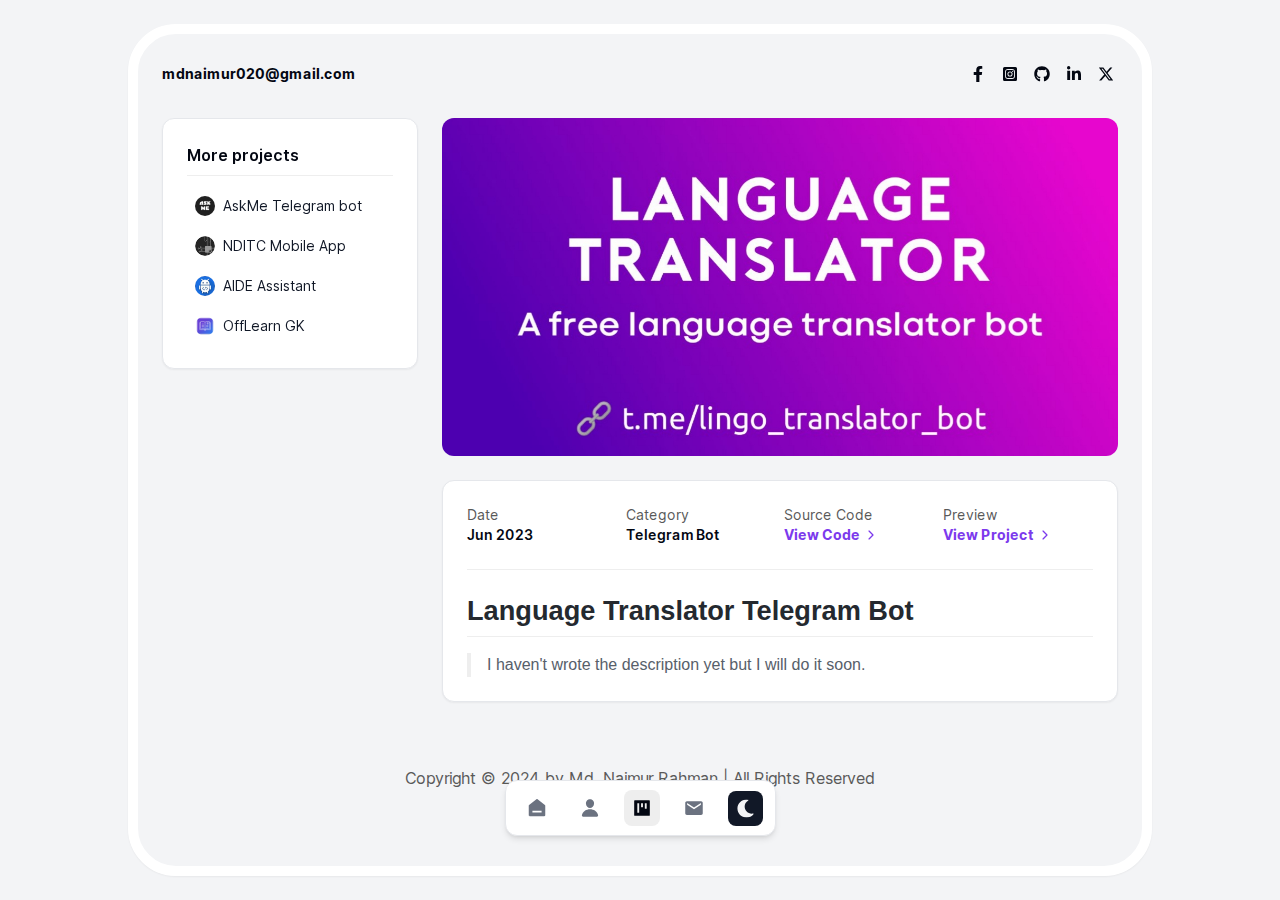
<file: projects/translator-bot/index.html>
<!DOCTYPE html><html lang="en"><head><meta charSet="utf-8"/><meta name="viewport" content="width=device-width, initial-scale=1"/><link rel="preload" as="image" href="/images/projects/translator.jpg"/><link rel="stylesheet" href="/_next/static/css/a3f29d7ea0ee9f75.css" data-precedence="next"/><link rel="stylesheet" href="/_next/static/css/d4d4b3041a5c45dd.css" data-precedence="next"/><link rel="preload" as="script" fetchPriority="low" href="/_next/static/chunks/webpack-b2b34c774f4791b2.js"/><script src="/_next/static/chunks/fd9d1056-121e52b18ff0a3a9.js" async=""></script><script src="/_next/static/chunks/23-5258721a9da65eaf.js" async=""></script><script src="/_next/static/chunks/main-app-b07ee85b4da109da.js" async=""></script><script src="/_next/static/chunks/5e22fd23-b8d2bc04f861422c.js" async=""></script><script src="/_next/static/chunks/94730671-3c4474621680541e.js" async=""></script><script src="/_next/static/chunks/9c4e2130-a71c512130698e70.js" async=""></script><script src="/_next/static/chunks/8e1d74a4-b36c5fe6c4bad18d.js" async=""></script><script src="/_next/static/chunks/479ba886-f88caf27a9ac6638.js" async=""></script><script src="/_next/static/chunks/231-7837c6e138ba1d39.js" async=""></script><script src="/_next/static/chunks/851-03c4df209a66c577.js" async=""></script><script src="/_next/static/chunks/app/layout-62a0d9221a2302bf.js" async=""></script><script src="/_next/static/chunks/173-183ba7b838d6df8e.js" async=""></script><script src="/_next/static/chunks/763-a1d533af3097838c.js" async=""></script><script src="/_next/static/chunks/app/projects/%5Bslug%5D/page-95035133d2400fa9.js" async=""></script><link rel="preload" href="https://www.googletagmanager.com/gtag/js?id=G-RDVW4QEG7M" as="script"/><title>Language Translator bot - Projects - Md. Naimur Rahman</title><meta name="description" content="A free Telegram bot, developed using Apps Script, capable of translating text to and from multiple languages"/><meta name="author" content="Md. Naimur Rahman"/><link rel="manifest" href="https://mdnaimur0.github.io/manifest.json" crossorigin="use-credentials"/><meta name="keywords" content="Md. Naimur Rahman,Md. Naimur Rahman&#x27;s portfolio,naimur,mdnaimur,mdnaimur020,naimur&#x27;s portfolio website,মোঃ নাইমুর রহমান"/><meta name="creator" content="Md. Naimur Rahman"/><meta name="publisher" content="Md. Naimur Rahman"/><link rel="canonical" href="https://mdnaimur0.github.io/projects/translator-bot/"/><meta name="google-site-verification" content="Xtjpzqm-ULL5RGBrvgc3NCIFp7jcQKL1RV1DxEjSZ-Q"/><meta property="og:title" content="Language Translator bot - Projects - Md. Naimur Rahman"/><meta property="og:description" content="A free Telegram bot, developed using Apps Script, capable of translating text to and from multiple languages"/><meta property="og:image" content="https://mdnaimur0.github.io/images/projects/translator.jpg"/><meta property="og:image:alt" content="Language Translator bot"/><meta name="twitter:card" content="summary_large_image"/><meta name="twitter:title" content="Language Translator bot - Projects - Md. Naimur Rahman"/><meta name="twitter:description" content="A free Telegram bot, developed using Apps Script, capable of translating text to and from multiple languages"/><meta name="twitter:image" content="https://mdnaimur0.github.io/images/projects/translator.jpg"/><meta name="twitter:image:alt" content="Language Translator bot"/><link rel="icon" href="/favicon.ico" type="image/x-icon" sizes="16x16"/><link rel="icon" href="/icon.png?e217e42e6c603a97" type="image/png" sizes="512x512"/><link rel="apple-touch-icon" href="/apple-icon.png?480850b7475132ea" type="image/png" sizes="180x180"/><script src="/_next/static/chunks/polyfills-78c92fac7aa8fdd8.js" noModule=""></script></head><body class="__className_aaf875"><script>!function(){try{var d=document.documentElement,c=d.classList;c.remove('light','dark');var e=localStorage.getItem('theme');if(e){c.add(e|| '')}else{c.add('light');}if(e==='light'||e==='dark'||!e)d.style.colorScheme=e||'light'}catch(t){}}();</script><style>#nprogress{pointer-events:none}#nprogress .bar{background:hsl(var(--primary));position:fixed;z-index:1600;top: 0;left:0;width:100%;height:3px}#nprogress .peg{display:block;position:absolute;right:0;width:100px;height:100%;box-shadow:0 0 10px hsl(var(--primary)),0 0 5px hsl(var(--primary));opacity:1;-webkit-transform:rotate(3deg) translate(0px,-4px);-ms-transform:rotate(3deg) translate(0px,-4px);transform:rotate(3deg) translate(0px,-4px)}#nprogress .spinner{display:block;position:fixed;z-index:1600;top: 15px;right:15px}#nprogress .spinner-icon{width:18px;height:18px;box-sizing:border-box;border:2px solid transparent;border-top-color:hsl(var(--primary));border-left-color:hsl(var(--primary));border-radius:50%;-webkit-animation:nprogress-spinner 400ms linear infinite;animation:nprogress-spinner 400ms linear infinite}.nprogress-custom-parent{overflow:hidden;position:relative}.nprogress-custom-parent #nprogress .bar,.nprogress-custom-parent #nprogress .spinner{position:absolute}@-webkit-keyframes nprogress-spinner{0%{-webkit-transform:rotate(0deg)}100%{-webkit-transform:rotate(360deg)}}@keyframes nprogress-spinner{0%{transform:rotate(0deg)}100%{transform:rotate(360deg)}}</style><div class="mx-auto flex h-full w-full flex-col overflow-hidden md:max-w-5xl md:rounded-[48px] md:border-[10px] md:border-background md:shadow-sm md:dark:border-secondary"><div class="overflow-auto md:py-5"><div class="mt-2 flex flex-wrap items-center justify-between gap-2 px-4 md:px-6 py-2 md:mt-0"><a href="mailto:mdnaimur020@gmail.com" target="_blank" class="text-sm font-[700] text-foreground">mdnaimur020@gmail.com</a><div class="flex gap-2 max-sm:hidden"><a href="https://www.facebook.com/mdnaimur0" target="_blank" class="p-1 hover:text-primary" aria-label="Facebook account"><svg stroke="currentColor" fill="currentColor" stroke-width="0" viewBox="0 0 320 512" height="1em" width="1em" xmlns="http://www.w3.org/2000/svg"><path d="M279.14 288l14.22-92.66h-88.91v-60.13c0-25.35 12.42-50.06 52.24-50.06h40.42V6.26S260.43 0 225.36 0c-73.22 0-121.08 44.38-121.08 124.72v70.62H22.89V288h81.39v224h100.17V288z"></path></svg></a><a href="https://www.instagram.com/mdnaimur0" target="_blank" class="p-1  hover:text-primary" aria-label="Instagram account"><svg stroke="currentColor" fill="currentColor" stroke-width="0" viewBox="0 0 448 512" height="1em" width="1em" xmlns="http://www.w3.org/2000/svg"><path d="M224,202.66A53.34,53.34,0,1,0,277.36,256,53.38,53.38,0,0,0,224,202.66Zm124.71-41a54,54,0,0,0-30.41-30.41c-21-8.29-71-6.43-94.3-6.43s-73.25-1.93-94.31,6.43a54,54,0,0,0-30.41,30.41c-8.28,21-6.43,71.05-6.43,94.33S91,329.26,99.32,350.33a54,54,0,0,0,30.41,30.41c21,8.29,71,6.43,94.31,6.43s73.24,1.93,94.3-6.43a54,54,0,0,0,30.41-30.41c8.35-21,6.43-71.05,6.43-94.33S357.1,182.74,348.75,161.67ZM224,338a82,82,0,1,1,82-82A81.9,81.9,0,0,1,224,338Zm85.38-148.3a19.14,19.14,0,1,1,19.13-19.14A19.1,19.1,0,0,1,309.42,189.74ZM400,32H48A48,48,0,0,0,0,80V432a48,48,0,0,0,48,48H400a48,48,0,0,0,48-48V80A48,48,0,0,0,400,32ZM382.88,322c-1.29,25.63-7.14,48.34-25.85,67s-41.4,24.63-67,25.85c-26.41,1.49-105.59,1.49-132,0-25.63-1.29-48.26-7.15-67-25.85s-24.63-41.42-25.85-67c-1.49-26.42-1.49-105.61,0-132,1.29-25.63,7.07-48.34,25.85-67s41.47-24.56,67-25.78c26.41-1.49,105.59-1.49,132,0,25.63,1.29,48.33,7.15,67,25.85s24.63,41.42,25.85,67.05C384.37,216.44,384.37,295.56,382.88,322Z"></path></svg></a><a href="https://github.com/mdnaimur0" target="_blank" class="p-1  hover:text-primary" aria-label="Github account"><svg stroke="currentColor" fill="currentColor" stroke-width="0" viewBox="0 0 496 512" height="1em" width="1em" xmlns="http://www.w3.org/2000/svg"><path d="M165.9 397.4c0 2-2.3 3.6-5.2 3.6-3.3.3-5.6-1.3-5.6-3.6 0-2 2.3-3.6 5.2-3.6 3-.3 5.6 1.3 5.6 3.6zm-31.1-4.5c-.7 2 1.3 4.3 4.3 4.9 2.6 1 5.6 0 6.2-2s-1.3-4.3-4.3-5.2c-2.6-.7-5.5.3-6.2 2.3zm44.2-1.7c-2.9.7-4.9 2.6-4.6 4.9.3 2 2.9 3.3 5.9 2.6 2.9-.7 4.9-2.6 4.6-4.6-.3-1.9-3-3.2-5.9-2.9zM244.8 8C106.1 8 0 113.3 0 252c0 110.9 69.8 205.8 169.5 239.2 12.8 2.3 17.3-5.6 17.3-12.1 0-6.2-.3-40.4-.3-61.4 0 0-70 15-84.7-29.8 0 0-11.4-29.1-27.8-36.6 0 0-22.9-15.7 1.6-15.4 0 0 24.9 2 38.6 25.8 21.9 38.6 58.6 27.5 72.9 20.9 2.3-16 8.8-27.1 16-33.7-55.9-6.2-112.3-14.3-112.3-110.5 0-27.5 7.6-41.3 23.6-58.9-2.6-6.5-11.1-33.3 2.6-67.9 20.9-6.5 69 27 69 27 20-5.6 41.5-8.5 62.8-8.5s42.8 2.9 62.8 8.5c0 0 48.1-33.6 69-27 13.7 34.7 5.2 61.4 2.6 67.9 16 17.7 25.8 31.5 25.8 58.9 0 96.5-58.9 104.2-114.8 110.5 9.2 7.9 17 22.9 17 46.4 0 33.7-.3 75.4-.3 83.6 0 6.5 4.6 14.4 17.3 12.1C428.2 457.8 496 362.9 496 252 496 113.3 383.5 8 244.8 8zM97.2 352.9c-1.3 1-1 3.3.7 5.2 1.6 1.6 3.9 2.3 5.2 1 1.3-1 1-3.3-.7-5.2-1.6-1.6-3.9-2.3-5.2-1zm-10.8-8.1c-.7 1.3.3 2.9 2.3 3.9 1.6 1 3.6.7 4.3-.7.7-1.3-.3-2.9-2.3-3.9-2-.6-3.6-.3-4.3.7zm32.4 35.6c-1.6 1.3-1 4.3 1.3 6.2 2.3 2.3 5.2 2.6 6.5 1 1.3-1.3.7-4.3-1.3-6.2-2.2-2.3-5.2-2.6-6.5-1zm-11.4-14.7c-1.6 1-1.6 3.6 0 5.9 1.6 2.3 4.3 3.3 5.6 2.3 1.6-1.3 1.6-3.9 0-6.2-1.4-2.3-4-3.3-5.6-2z"></path></svg></a><a href="https://www.linkedin.com/in/mdnaimur0" target="_blank" class="p-1  hover:text-primary" aria-label="Linkedin account"><svg stroke="currentColor" fill="currentColor" stroke-width="0" viewBox="0 0 448 512" height="1em" width="1em" xmlns="http://www.w3.org/2000/svg"><path d="M100.28 448H7.4V148.9h92.88zM53.79 108.1C24.09 108.1 0 83.5 0 53.8a53.79 53.79 0 0 1 107.58 0c0 29.7-24.1 54.3-53.79 54.3zM447.9 448h-92.68V302.4c0-34.7-.7-79.2-48.29-79.2-48.29 0-55.69 37.7-55.69 76.7V448h-92.78V148.9h89.08v40.8h1.3c12.4-23.5 42.69-48.3 87.88-48.3 94 0 111.28 61.9 111.28 142.3V448z"></path></svg></a><a href="https://www.x.com/mdnaimur0" target="_blank" class="p-1  hover:text-primary" aria-label="X account"><svg stroke="currentColor" fill="currentColor" stroke-width="0" viewBox="0 0 512 512" height="1em" width="1em" xmlns="http://www.w3.org/2000/svg"><path d="M389.2 48h70.6L305.6 224.2 487 464H345L233.7 318.6 106.5 464H35.8L200.7 275.5 26.8 48H172.4L272.9 180.9 389.2 48zM364.4 421.8h39.1L151.1 88h-42L364.4 421.8z"></path></svg></a></div></div><main class="flex-grow"><div class="grid auto-cols-fr grid-cols-[1fr] grid-rows-[auto] items-start gap-x-6 gap-y-4 p-4 md:grid-cols-[.5fr_1fr] md:p-6 lg:grid-cols-[256px_1fr]"><div class="rounded-xl border bg-background text-foreground shadow-sm dark:bg-secondary p-6 sticky top-3 hidden md:block" style="text-decoration:none"><h3 class="mb-2 text-base font-[600]">More projects</h3><div class="mb-3 h-px w-full bg-divider"></div><ul role="list"><li class="mb-1 rounded-md text-sm transition duration-300 ease-in-out last:mb-0 hover:scale-[.98] hover:bg-divider"><a class="flex w-full items-center justify-start gap-2 p-2 text-secondary-foreground" href="/projects/askme-bot/"><img alt="AskMe Telegram bot" loading="lazy" width="20" height="20" decoding="async" data-nimg="1" class="rounded-full object-cover" style="color:transparent" src="/images/icons/askme.jpg"/>AskMe Telegram bot</a></li><li class="mb-1 rounded-md text-sm transition duration-300 ease-in-out last:mb-0 hover:scale-[.98] hover:bg-divider"><a class="flex w-full items-center justify-start gap-2 p-2 text-secondary-foreground" href="/projects/nditc-mobile-app/"><img alt="NDITC Mobile App" loading="lazy" width="20" height="20" decoding="async" data-nimg="1" class="rounded-full object-cover" style="color:transparent" src="/images/icons/nditc.png"/>NDITC Mobile App</a></li><li class="mb-1 rounded-md text-sm transition duration-300 ease-in-out last:mb-0 hover:scale-[.98] hover:bg-divider"><a class="flex w-full items-center justify-start gap-2 p-2 text-secondary-foreground" href="/projects/aide-assistant/"><img alt="AIDE Assistant" loading="lazy" width="20" height="20" decoding="async" data-nimg="1" class="rounded-full object-cover" style="color:transparent" src="/images/icons/aide-assistant.jpeg"/>AIDE Assistant</a></li><li class="mb-1 rounded-md text-sm transition duration-300 ease-in-out last:mb-0 hover:scale-[.98] hover:bg-divider"><a class="flex w-full items-center justify-start gap-2 p-2 text-secondary-foreground" href="/projects/offlearn-gk/"><img alt="OffLearn GK" loading="lazy" width="20" height="20" decoding="async" data-nimg="1" class="rounded-full object-cover" style="color:transparent" src="/images/icons/olgk.png"/>OffLearn GK</a></li></ul></div><div class="flex flex-col gap-4 md:gap-6"><img src="/images/projects/translator.jpg" alt="Language Translator bot" class="h-auto w-full rounded-xl object-cover"/><div class="rounded-xl border bg-background text-foreground shadow-sm dark:bg-secondary p-6" style="text-decoration:none"><div class="grid-col-1 mb-6 grid gap-2 min-[540px]:grid-cols-2 lg:grid-cols-4"><div><div class="text-sm text-grey">Date</div><div class="text-sm font-[600] text-foreground">Jun 2023</div></div><div><div class="text-sm text-grey">Category</div><div class="text-sm font-[600] text-foreground">Telegram Bot</div></div><div><div class="whitespace-nowrap text-sm text-grey">Source Code</div><div class="text-sm font-[600] text-foreground"><a href="https://github.com/mdnaimur0/language_translator_bot" target="_blank" class="me-1 flex items-center gap-1 text-sm font-[700] text-primary transition-all duration-300 ease-in-out hover:me-0 hover:gap-2 hover:text-foreground"><span class="whitespace-nowrap text-sm">View Code</span><svg stroke="currentColor" fill="currentColor" stroke-width="0" viewBox="0 0 512 512" height="1em" width="1em" xmlns="http://www.w3.org/2000/svg"><path d="M294.1 256L167 129c-9.4-9.4-9.4-24.6 0-33.9s24.6-9.3 34 0L345 239c9.1 9.1 9.3 23.7.7 33.1L201.1 417c-4.7 4.7-10.9 7-17 7s-12.3-2.3-17-7c-9.4-9.4-9.4-24.6 0-33.9l127-127.1z"></path></svg></a></div></div><div><div class="text-sm text-grey">Preview</div><div class="text-sm font-[600] text-foreground"><a href="https://t.me/lingo_translator_bot" target="_blank" class="me-1 flex items-center gap-1 text-sm font-[700] text-primary transition-all duration-300 ease-in-out hover:me-0 hover:gap-2 hover:text-foreground"><span class="whitespace-nowrap text-sm">View Project</span><svg stroke="currentColor" fill="currentColor" stroke-width="0" viewBox="0 0 512 512" height="1em" width="1em" xmlns="http://www.w3.org/2000/svg"><path d="M294.1 256L167 129c-9.4-9.4-9.4-24.6 0-33.9s24.6-9.3 34 0L345 239c9.1 9.1 9.3 23.7.7 33.1L201.1 417c-4.7 4.7-10.9 7-17 7s-12.3-2.3-17-7c-9.4-9.4-9.4-24.6 0-33.9l127-127.1z"></path></svg></a></div></div></div><div class="mb-6 h-px w-full bg-divider"></div><div class="wmde-markdown wmde-markdown-color MDView_markdown__oO1EJ undefined"><h1 id="language-translator-telegram-bot">Language Translator Telegram Bot</h1>
<blockquote>
<p>I haven&#x27;t wrote the description yet but I will do it soon.</p>
</blockquote></div></div></div><div class="rounded-xl border bg-background text-foreground shadow-sm dark:bg-secondary p-6 md:hidden" style="text-decoration:none"><h3 class="mb-2 text-base font-[600]">More projects</h3><div class="mb-3 h-px w-full bg-divider"></div><ul role="list"><li class="mb-1 rounded-md text-sm transition duration-300 ease-in-out last:mb-0 hover:scale-[.98] hover:bg-divider"><a class="flex w-full items-center justify-start gap-2 p-2 text-secondary-foreground" href="/projects/askme-bot/"><img alt="AskMe Telegram bot" loading="lazy" width="20" height="20" decoding="async" data-nimg="1" class="rounded-full object-cover" style="color:transparent" src="/images/icons/askme.jpg"/>AskMe Telegram bot</a></li><li class="mb-1 rounded-md text-sm transition duration-300 ease-in-out last:mb-0 hover:scale-[.98] hover:bg-divider"><a class="flex w-full items-center justify-start gap-2 p-2 text-secondary-foreground" href="/projects/nditc-mobile-app/"><img alt="NDITC Mobile App" loading="lazy" width="20" height="20" decoding="async" data-nimg="1" class="rounded-full object-cover" style="color:transparent" src="/images/icons/nditc.png"/>NDITC Mobile App</a></li><li class="mb-1 rounded-md text-sm transition duration-300 ease-in-out last:mb-0 hover:scale-[.98] hover:bg-divider"><a class="flex w-full items-center justify-start gap-2 p-2 text-secondary-foreground" href="/projects/aide-assistant/"><img alt="AIDE Assistant" loading="lazy" width="20" height="20" decoding="async" data-nimg="1" class="rounded-full object-cover" style="color:transparent" src="/images/icons/aide-assistant.jpeg"/>AIDE Assistant</a></li><li class="mb-1 rounded-md text-sm transition duration-300 ease-in-out last:mb-0 hover:scale-[.98] hover:bg-divider"><a class="flex w-full items-center justify-start gap-2 p-2 text-secondary-foreground" href="/projects/offlearn-gk/"><img alt="OffLearn GK" loading="lazy" width="20" height="20" decoding="async" data-nimg="1" class="rounded-full object-cover" style="color:transparent" src="/images/icons/olgk.png"/>OffLearn GK</a></li></ul></div></div></main><div class="flex items-center justify-center px-4 pb-10 pt-10 text-center md:px-6"><p class="text-grey">Copyright © <!-- -->2024<!-- --> by Md. Naimur Rahman | All Rights Reserved</p></div><div class="h-16"></div><div class="fixed bottom-0 left-0 right-0 z-50 mx-auto mb-8 w-min bg-[transparent] md:mb-16"><div class="mx-auto flex items-center justify-between gap-4 rounded-xl border border-border dark:border-[#1a222e] bg-background px-3 py-2 shadow-md dark:bg-secondary"><a title="Home" class="flex items-center justify-center rounded-lg p-2 transition-colors hover:bg-[#eee] hover:text-foreground dark:hover:bg-[#373851] text-muted-foreground" href="/"><svg stroke="currentColor" fill="currentColor" stroke-width="0" viewBox="0 0 24 24" height="22" width="22" xmlns="http://www.w3.org/2000/svg"><path d="M21 20C21 20.5523 20.5523 21 20 21H4C3.44772 21 3 20.5523 3 20V9.48907C3 9.18048 3.14247 8.88917 3.38606 8.69972L11.3861 2.47749C11.7472 2.19663 12.2528 2.19663 12.6139 2.47749L20.6139 8.69972C20.8575 8.88917 21 9.18048 21 9.48907V20ZM7 15V17H17V15H7Z"></path></svg></a><a title="About" class="flex items-center justify-center rounded-lg p-2 transition-colors hover:bg-[#eee] hover:text-foreground dark:hover:bg-[#373851] text-muted-foreground" href="/about/"><svg stroke="currentColor" fill="currentColor" stroke-width="0" viewBox="0 0 512 512" height="20" width="20" xmlns="http://www.w3.org/2000/svg"><path d="M332.64 64.58C313.18 43.57 286 32 256 32c-30.16 0-57.43 11.5-76.8 32.38-19.58 21.11-29.12 49.8-26.88 80.78C156.76 206.28 203.27 256 256 256s99.16-49.71 103.67-110.82c2.27-30.7-7.33-59.33-27.03-80.6zM432 480H80a31 31 0 0 1-24.2-11.13c-6.5-7.77-9.12-18.38-7.18-29.11C57.06 392.94 83.4 353.61 124.8 326c36.78-24.51 83.37-38 131.2-38s94.42 13.5 131.2 38c41.4 27.6 67.74 66.93 76.18 113.75 1.94 10.73-.68 21.34-7.18 29.11A31 31 0 0 1 432 480z"></path></svg></a><a title="Projects" class="flex items-center justify-center rounded-lg p-2 transition-colors hover:bg-[#eee] hover:text-foreground dark:hover:bg-[#373851] bg-[#eee] text-foreground dark:bg-[#373851]" href="/projects/"><svg stroke="currentColor" fill="currentColor" stroke-width="0" viewBox="0 0 1024 1024" height="20" width="20" xmlns="http://www.w3.org/2000/svg"><path d="M880 112H144c-17.7 0-32 14.3-32 32v736c0 17.7 14.3 32 32 32h736c17.7 0 32-14.3 32-32V144c0-17.7-14.3-32-32-32zM368 744c0 4.4-3.6 8-8 8h-80c-4.4 0-8-3.6-8-8V280c0-4.4 3.6-8 8-8h80c4.4 0 8 3.6 8 8v464zm192-280c0 4.4-3.6 8-8 8h-80c-4.4 0-8-3.6-8-8V280c0-4.4 3.6-8 8-8h80c4.4 0 8 3.6 8 8v184zm192 72c0 4.4-3.6 8-8 8h-80c-4.4 0-8-3.6-8-8V280c0-4.4 3.6-8 8-8h80c4.4 0 8 3.6 8 8v256z"></path></svg></a><a title="Contact" class="flex items-center justify-center rounded-lg p-2 transition-colors hover:bg-[#eee] hover:text-foreground dark:hover:bg-[#373851] text-muted-foreground" href="/contact/"><svg stroke="currentColor" fill="currentColor" stroke-width="0" viewBox="0 0 512 512" height="20" width="20" xmlns="http://www.w3.org/2000/svg"><path d="M437.332 80H74.668C51.199 80 32 99.198 32 122.667v266.666C32 412.802 51.199 432 74.668 432h362.664C460.801 432 480 412.802 480 389.333V122.667C480 99.198 460.801 80 437.332 80zM432 170.667L256 288 80 170.667V128l176 117.333L432 128v42.667z"></path></svg></a><button class="flex items-center justify-center rounded-lg border-none bg-secondary-foreground p-2 text-secondary transition-colors hover:bg-muted-foreground hover:text-muted"><svg stroke="currentColor" fill="currentColor" stroke-width="0" viewBox="0 0 512 512" class="absolute rotate-90 scale-0 transition-all dark:rotate-0 dark:scale-100" aria-label="Switch to light theme" height="19" width="19" xmlns="http://www.w3.org/2000/svg"><path d="M256 160c-52.9 0-96 43.1-96 96s43.1 96 96 96 96-43.1 96-96-43.1-96-96-96zm246.4 80.5l-94.7-47.3 33.5-100.4c4.5-13.6-8.4-26.5-21.9-21.9l-100.4 33.5-47.4-94.8c-6.4-12.8-24.6-12.8-31 0l-47.3 94.7L92.7 70.8c-13.6-4.5-26.5 8.4-21.9 21.9l33.5 100.4-94.7 47.4c-12.8 6.4-12.8 24.6 0 31l94.7 47.3-33.5 100.5c-4.5 13.6 8.4 26.5 21.9 21.9l100.4-33.5 47.3 94.7c6.4 12.8 24.6 12.8 31 0l47.3-94.7 100.4 33.5c13.6 4.5 26.5-8.4 21.9-21.9l-33.5-100.4 94.7-47.3c13-6.5 13-24.7.2-31.1zm-155.9 106c-49.9 49.9-131.1 49.9-181 0-49.9-49.9-49.9-131.1 0-181 49.9-49.9 131.1-49.9 181 0 49.9 49.9 49.9 131.1 0 181z"></path></svg><svg stroke="currentColor" fill="currentColor" stroke-width="0" viewBox="0 0 512 512" class="rotate-0 scale-95 transition-all dark:-rotate-90 dark:scale-0" aria-label="Switch to dark theme" height="19" width="19" xmlns="http://www.w3.org/2000/svg"><path d="M283.211 512c78.962 0 151.079-35.925 198.857-94.792 7.068-8.708-.639-21.43-11.562-19.35-124.203 23.654-238.262-71.576-238.262-196.954 0-72.222 38.662-138.635 101.498-174.394 9.686-5.512 7.25-20.197-3.756-22.23A258.156 258.156 0 0 0 283.211 0c-141.309 0-256 114.511-256 256 0 141.309 114.511 256 256 256z"></path></svg></button></div></div></div></div><script src="/_next/static/chunks/webpack-b2b34c774f4791b2.js" async=""></script><script>(self.__next_f=self.__next_f||[]).push([0]);self.__next_f.push([2,null])</script><script>self.__next_f.push([1,"1:HL[\"/_next/static/css/a3f29d7ea0ee9f75.css\",\"style\"]\n2:HL[\"/_next/static/css/d4d4b3041a5c45dd.css\",\"style\"]\n"])</script><script>self.__next_f.push([1,"3:I[5751,[],\"\"]\n6:I[9275,[],\"\"]\n8:I[1343,[],\"\"]\n9:I[5600,[\"452\",\"static/chunks/5e22fd23-b8d2bc04f861422c.js\",\"522\",\"static/chunks/94730671-3c4474621680541e.js\",\"706\",\"static/chunks/9c4e2130-a71c512130698e70.js\",\"699\",\"static/chunks/8e1d74a4-b36c5fe6c4bad18d.js\",\"259\",\"static/chunks/479ba886-f88caf27a9ac6638.js\",\"231\",\"static/chunks/231-7837c6e138ba1d39.js\",\"851\",\"static/chunks/851-03c4df209a66c577.js\",\"185\",\"static/chunks/app/layout-62a0d9221a2302bf.js\"],\"ThemeProvider\"]\na:I[9593,[\"452\",\"static/chunks/5e22fd23-b8d2bc04f861422c.js\",\"522\",\"static/chunks/94730671-3c4474621680541e.js\",\"706\",\"static/chunks/9c4e2130-a71c512130698e70.js\",\"699\",\"static/chunks/8e1d74a4-b36c5fe6c4bad18d.js\",\"259\",\"static/chunks/479ba886-f88caf27a9ac6638.js\",\"231\",\"static/chunks/231-7837c6e138ba1d39.js\",\"851\",\"static/chunks/851-03c4df209a66c577.js\",\"185\",\"static/chunks/app/layout-62a0d9221a2302bf.js\"],\"\"]\nc:I[231,[\"231\",\"static/chunks/231-7837c6e138ba1d39.js\",\"173\",\"static/chunks/173-183ba7b838d6df8e.js\",\"763\",\"static/chunks/763-a1d533af3097838c.js\",\"101\",\"static/chunks/app/projects/%5Bslug%5D/page-95035133d2400fa9.js\"],\"\"]\nd:I[2105,[\"452\",\"static/chunks/5e22fd23-b8d2bc04f861422c.js\",\"522\",\"static/chunks/94730671-3c4474621680541e.js\",\"706\",\"static/chunks/9c4e2130-a71c512130698e70.js\",\"699\",\"static/chunks/8e1d74a4-b36c5fe6c4bad18d.js\",\"259\",\"static/chunks/479ba886-f88caf27a9ac6638.js\",\"231\",\"static/chunks/231-7837c6e138ba1d39.js\",\"851\",\"static/chunks/851-03c4df209a66c577.js\",\"185\",\"static/chunks/app/layout-62a0d9221a2302bf.js\"],\"default\"]\ne:I[4080,[\"452\",\"static/chunks/5e22fd23-b8d2bc04f861422c.js\",\"522\",\"static/chunks/94730671-3c4474621680541e.js\",\"706\",\"static/chunks/9c4e2130-a71c512130698e70.js\",\"699\",\"static/chunks/8e1d74a4-b36c5fe6c4bad18d.js\",\"259\",\"static/chunks/479ba886-f88caf27a9ac6638.js\",\"231\",\"static/chunks/231-7837c6e138ba1d39.js\",\"851\",\"static/chunks/851-03c4df209a66c577.js\",\"185\",\"static/chunks/app/layout-62a0d9221a2302bf.js\"],\"\"]\n10:I[6130,[],\"\"]\n7:[\"slug\",\"translator-bot\",\"d\"]\nb:T518,M165.9 397.4c0 2-2.3 3.6-5.2 3.6-3.3.3-5."])</script><script>self.__next_f.push([1,"6-1.3-5.6-3.6 0-2 2.3-3.6 5.2-3.6 3-.3 5.6 1.3 5.6 3.6zm-31.1-4.5c-.7 2 1.3 4.3 4.3 4.9 2.6 1 5.6 0 6.2-2s-1.3-4.3-4.3-5.2c-2.6-.7-5.5.3-6.2 2.3zm44.2-1.7c-2.9.7-4.9 2.6-4.6 4.9.3 2 2.9 3.3 5.9 2.6 2.9-.7 4.9-2.6 4.6-4.6-.3-1.9-3-3.2-5.9-2.9zM244.8 8C106.1 8 0 113.3 0 252c0 110.9 69.8 205.8 169.5 239.2 12.8 2.3 17.3-5.6 17.3-12.1 0-6.2-.3-40.4-.3-61.4 0 0-70 15-84.7-29.8 0 0-11.4-29.1-27.8-36.6 0 0-22.9-15.7 1.6-15.4 0 0 24.9 2 38.6 25.8 21.9 38.6 58.6 27.5 72.9 20.9 2.3-16 8.8-27.1 16-33.7-55.9-6.2-112.3-14.3-112.3-110.5 0-27.5 7.6-41.3 23.6-58.9-2.6-6.5-11.1-33.3 2.6-67.9 20.9-6.5 69 27 69 27 20-5.6 41.5-8.5 62.8-8.5s42.8 2.9 62.8 8.5c0 0 48.1-33.6 69-27 13.7 34.7 5.2 61.4 2.6 67.9 16 17.7 25.8 31.5 25.8 58.9 0 96.5-58.9 104.2-114.8 110.5 9.2 7.9 17 22.9 17 46.4 0 33.7-.3 75.4-.3 83.6 0 6.5 4.6 14.4 17.3 12.1C428.2 457.8 496 362.9 496 252 496 113.3 383.5 8 244.8 8zM97.2 352.9c-1.3 1-1 3.3.7 5.2 1.6 1.6 3.9 2.3 5.2 1 1.3-1 1-3.3-.7-5.2-1.6-1.6-3.9-2.3-5.2-1zm-10.8-8.1c-.7 1.3.3 2.9 2.3 3.9 1.6 1 3.6.7 4.3-.7.7-1.3-.3-2.9-2.3-3.9-2-.6-3.6-.3-4.3.7zm32.4 35.6c-1.6 1.3-1 4.3 1.3 6.2 2.3 2.3 5.2 2.6 6.5 1 1.3-1.3.7-4.3-1.3-6.2-2.2-2.3-5.2-2.6-6.5-1zm-11.4-14.7c-1.6 1-1.6 3.6 0 5.9 1.6 2.3 4.3 3.3 5.6 2.3 1.6-1.3 1.6-3.9 0-6.2-1.4-2.3-4-3.3-5.6-2z11:[]\n"])</script><script>self.__next_f.push([1,"0:[[[\"$\",\"link\",\"0\",{\"rel\":\"stylesheet\",\"href\":\"/_next/static/css/a3f29d7ea0ee9f75.css\",\"precedence\":\"next\",\"crossOrigin\":\"$undefined\"}]],[\"$\",\"$L3\",null,{\"buildId\":\"Dw8w84DA3Pi7rEUVeFUPw\",\"assetPrefix\":\"\",\"initialCanonicalUrl\":\"/projects/translator-bot/\",\"initialTree\":[\"\",{\"children\":[\"projects\",{\"children\":[[\"slug\",\"translator-bot\",\"d\"],{\"children\":[\"__PAGE__?{\\\"slug\\\":\\\"translator-bot\\\"}\",{}]}]}]},\"$undefined\",\"$undefined\",true],\"initialSeedData\":[\"\",{\"children\":[\"projects\",{\"children\":[[\"slug\",\"translator-bot\",\"d\"],{\"children\":[\"__PAGE__\",{},[[\"$L4\",\"$L5\"],null],null]},[\"$\",\"$L6\",null,{\"parallelRouterKey\":\"children\",\"segmentPath\":[\"children\",\"projects\",\"children\",\"$7\",\"children\"],\"error\":\"$undefined\",\"errorStyles\":\"$undefined\",\"errorScripts\":\"$undefined\",\"template\":[\"$\",\"$L8\",null,{}],\"templateStyles\":\"$undefined\",\"templateScripts\":\"$undefined\",\"notFound\":\"$undefined\",\"notFoundStyles\":\"$undefined\",\"styles\":[[\"$\",\"link\",\"0\",{\"rel\":\"stylesheet\",\"href\":\"/_next/static/css/d4d4b3041a5c45dd.css\",\"precedence\":\"next\",\"crossOrigin\":\"$undefined\"}]]}],null]},[\"$\",\"$L6\",null,{\"parallelRouterKey\":\"children\",\"segmentPath\":[\"children\",\"projects\",\"children\"],\"error\":\"$undefined\",\"errorStyles\":\"$undefined\",\"errorScripts\":\"$undefined\",\"template\":[\"$\",\"$L8\",null,{}],\"templateStyles\":\"$undefined\",\"templateScripts\":\"$undefined\",\"notFound\":\"$undefined\",\"notFoundStyles\":\"$undefined\",\"styles\":null}],null]},[[\"$\",\"html\",null,{\"lang\":\"en\",\"children\":[\"$\",\"body\",null,{\"className\":\"__className_aaf875\",\"children\":[\"$\",\"$L9\",null,{\"attribute\":\"class\",\"enableSystem\":false,\"children\":[[\"$\",\"$La\",null,{\"color\":\"hsl(var(--primary))\",\"template\":\"\u003cdiv class=\\\"bar\\\" role=\\\"bar\\\"\u003e\u003cdiv class=\\\"peg\\\"\u003e\u003c/div\u003e\u003c/div\u003e\"}],[\"$\",\"div\",null,{\"className\":\"mx-auto flex h-full w-full flex-col overflow-hidden md:max-w-5xl md:rounded-[48px] md:border-[10px] md:border-background md:shadow-sm md:dark:border-secondary\",\"children\":[\"$\",\"div\",null,{\"className\":\"overflow-auto md:py-5\",\"children\":[[\"$\",\"div\",null,{\"className\":\"mt-2 flex flex-wrap items-center justify-between gap-2 px-4 md:px-6 py-2 md:mt-0\",\"children\":[[\"$\",\"a\",null,{\"href\":\"mailto:mdnaimur020@gmail.com\",\"target\":\"_blank\",\"className\":\"text-sm font-[700] text-foreground\",\"children\":\"mdnaimur020@gmail.com\"}],[\"$\",\"div\",null,{\"className\":\"flex gap-2 max-sm:hidden\",\"children\":[[\"$\",\"a\",null,{\"href\":\"https://www.facebook.com/mdnaimur0\",\"target\":\"_blank\",\"className\":\"p-1 hover:text-primary\",\"aria-label\":\"Facebook account\",\"children\":[\"$\",\"svg\",null,{\"stroke\":\"currentColor\",\"fill\":\"currentColor\",\"strokeWidth\":\"0\",\"viewBox\":\"0 0 320 512\",\"children\":[\"$undefined\",[[\"$\",\"path\",\"0\",{\"d\":\"M279.14 288l14.22-92.66h-88.91v-60.13c0-25.35 12.42-50.06 52.24-50.06h40.42V6.26S260.43 0 225.36 0c-73.22 0-121.08 44.38-121.08 124.72v70.62H22.89V288h81.39v224h100.17V288z\",\"children\":[]}]]],\"className\":\"$undefined\",\"style\":{\"color\":\"$undefined\"},\"height\":\"1em\",\"width\":\"1em\",\"xmlns\":\"http://www.w3.org/2000/svg\"}]}],[\"$\",\"a\",null,{\"href\":\"https://www.instagram.com/mdnaimur0\",\"target\":\"_blank\",\"className\":\"p-1  hover:text-primary\",\"aria-label\":\"Instagram account\",\"children\":[\"$\",\"svg\",null,{\"stroke\":\"currentColor\",\"fill\":\"currentColor\",\"strokeWidth\":\"0\",\"viewBox\":\"0 0 448 512\",\"children\":[\"$undefined\",[[\"$\",\"path\",\"0\",{\"d\":\"M224,202.66A53.34,53.34,0,1,0,277.36,256,53.38,53.38,0,0,0,224,202.66Zm124.71-41a54,54,0,0,0-30.41-30.41c-21-8.29-71-6.43-94.3-6.43s-73.25-1.93-94.31,6.43a54,54,0,0,0-30.41,30.41c-8.28,21-6.43,71.05-6.43,94.33S91,329.26,99.32,350.33a54,54,0,0,0,30.41,30.41c21,8.29,71,6.43,94.31,6.43s73.24,1.93,94.3-6.43a54,54,0,0,0,30.41-30.41c8.35-21,6.43-71.05,6.43-94.33S357.1,182.74,348.75,161.67ZM224,338a82,82,0,1,1,82-82A81.9,81.9,0,0,1,224,338Zm85.38-148.3a19.14,19.14,0,1,1,19.13-19.14A19.1,19.1,0,0,1,309.42,189.74ZM400,32H48A48,48,0,0,0,0,80V432a48,48,0,0,0,48,48H400a48,48,0,0,0,48-48V80A48,48,0,0,0,400,32ZM382.88,322c-1.29,25.63-7.14,48.34-25.85,67s-41.4,24.63-67,25.85c-26.41,1.49-105.59,1.49-132,0-25.63-1.29-48.26-7.15-67-25.85s-24.63-41.42-25.85-67c-1.49-26.42-1.49-105.61,0-132,1.29-25.63,7.07-48.34,25.85-67s41.47-24.56,67-25.78c26.41-1.49,105.59-1.49,132,0,25.63,1.29,48.33,7.15,67,25.85s24.63,41.42,25.85,67.05C384.37,216.44,384.37,295.56,382.88,322Z\",\"children\":[]}]]],\"className\":\"$undefined\",\"style\":{\"color\":\"$undefined\"},\"height\":\"1em\",\"width\":\"1em\",\"xmlns\":\"http://www.w3.org/2000/svg\"}]}],[\"$\",\"a\",null,{\"href\":\"https://github.com/mdnaimur0\",\"target\":\"_blank\",\"className\":\"p-1  hover:text-primary\",\"aria-label\":\"Github account\",\"children\":[\"$\",\"svg\",null,{\"stroke\":\"currentColor\",\"fill\":\"currentColor\",\"strokeWidth\":\"0\",\"viewBox\":\"0 0 496 512\",\"children\":[\"$undefined\",[[\"$\",\"path\",\"0\",{\"d\":\"$b\",\"children\":[]}]]],\"className\":\"$undefined\",\"style\":{\"color\":\"$undefined\"},\"height\":\"1em\",\"width\":\"1em\",\"xmlns\":\"http://www.w3.org/2000/svg\"}]}],[\"$\",\"a\",null,{\"href\":\"https://www.linkedin.com/in/mdnaimur0\",\"target\":\"_blank\",\"className\":\"p-1  hover:text-primary\",\"aria-label\":\"Linkedin account\",\"children\":[\"$\",\"svg\",null,{\"stroke\":\"currentColor\",\"fill\":\"currentColor\",\"strokeWidth\":\"0\",\"viewBox\":\"0 0 448 512\",\"children\":[\"$undefined\",[[\"$\",\"path\",\"0\",{\"d\":\"M100.28 448H7.4V148.9h92.88zM53.79 108.1C24.09 108.1 0 83.5 0 53.8a53.79 53.79 0 0 1 107.58 0c0 29.7-24.1 54.3-53.79 54.3zM447.9 448h-92.68V302.4c0-34.7-.7-79.2-48.29-79.2-48.29 0-55.69 37.7-55.69 76.7V448h-92.78V148.9h89.08v40.8h1.3c12.4-23.5 42.69-48.3 87.88-48.3 94 0 111.28 61.9 111.28 142.3V448z\",\"children\":[]}]]],\"className\":\"$undefined\",\"style\":{\"color\":\"$undefined\"},\"height\":\"1em\",\"width\":\"1em\",\"xmlns\":\"http://www.w3.org/2000/svg\"}]}],[\"$\",\"a\",null,{\"href\":\"https://www.x.com/mdnaimur0\",\"target\":\"_blank\",\"className\":\"p-1  hover:text-primary\",\"aria-label\":\"X account\",\"children\":[\"$\",\"svg\",null,{\"stroke\":\"currentColor\",\"fill\":\"currentColor\",\"strokeWidth\":\"0\",\"viewBox\":\"0 0 512 512\",\"children\":[\"$undefined\",[[\"$\",\"path\",\"0\",{\"d\":\"M389.2 48h70.6L305.6 224.2 487 464H345L233.7 318.6 106.5 464H35.8L200.7 275.5 26.8 48H172.4L272.9 180.9 389.2 48zM364.4 421.8h39.1L151.1 88h-42L364.4 421.8z\",\"children\":[]}]]],\"className\":\"$undefined\",\"style\":{\"color\":\"$undefined\"},\"height\":\"1em\",\"width\":\"1em\",\"xmlns\":\"http://www.w3.org/2000/svg\"}]}]]}]]}],[\"$\",\"main\",null,{\"className\":\"flex-grow\",\"children\":[\"$\",\"$L6\",null,{\"parallelRouterKey\":\"children\",\"segmentPath\":[\"children\"],\"error\":\"$undefined\",\"errorStyles\":\"$undefined\",\"errorScripts\":\"$undefined\",\"template\":[\"$\",\"$L8\",null,{}],\"templateStyles\":\"$undefined\",\"templateScripts\":\"$undefined\",\"notFound\":[\"$\",\"div\",null,{\"className\":\"flex flex-col items-center justify-center p-6 text-center\",\"children\":[[\"$\",\"h1\",null,{\"className\":\"mb-3 text-9xl font-bold\",\"children\":\"404\"}],[\"$\",\"div\",null,{\"className\":\"rounded-xl border bg-background text-foreground shadow-sm dark:bg-secondary w-fit max-w-[400px] self-center p-8 text-center\",\"style\":{\"textDecoration\":\"none\"},\"children\":[[\"$\",\"h2\",null,{\"className\":\"mb-2 text-2xl font-[600]\",\"children\":\"Sorry! Page not found\"}],[\"$\",\"p\",null,{\"className\":\"mb-6 text-grey\",\"children\":\"The page you are looking for may be removed or moved to another location.\"}],[\"$\",\"$Lc\",null,{\"href\":\"/\",\"className\":\"w-full rounded-lg bg-foreground px-3 py-2 text-sm font-[600] text-background transition duration-300 ease-in-out hover:bg-[grey]\",\"children\":\"Go back home\"}]]}]]}],\"notFoundStyles\":[],\"styles\":null}]}],[\"$\",\"div\",null,{\"className\":\"flex items-center justify-center px-4 pb-10 pt-10 text-center md:px-6\",\"children\":[\"$\",\"p\",null,{\"className\":\"text-grey\",\"children\":[\"Copyright © \",2024,\" by Md. Naimur Rahman | All Rights Reserved\"]}]}],[\"$\",\"div\",null,{\"className\":\"h-16\"}],[\"$\",\"$Ld\",null,{}]]}]}],[[\"$\",\"$Le\",null,{\"async\":true,\"src\":\"https://www.googletagmanager.com/gtag/js?id=G-RDVW4QEG7M\"}],[\"$\",\"$Le\",null,{\"id\":\"google-analytics\",\"children\":\"\\n                 window.dataLayer = window.dataLayer || [];\\n                 function gtag(){dataLayer.push(arguments);}\\n                 gtag('js', new Date());\\n       \\n                 gtag('config', 'G-RDVW4QEG7M');\\n            \"}]]]}]}]}],null],null],\"couldBeIntercepted\":false,\"initialHead\":[null,\"$Lf\"],\"globalErrorComponent\":\"$10\",\"missingSlots\":\"$W11\"}]]\n"])</script><script>self.__next_f.push([1,"f:[[\"$\",\"meta\",\"0\",{\"name\":\"viewport\",\"content\":\"width=device-width, initial-scale=1\"}],[\"$\",\"meta\",\"1\",{\"charSet\":\"utf-8\"}],[\"$\",\"title\",\"2\",{\"children\":\"Language Translator bot - Projects - Md. Naimur Rahman\"}],[\"$\",\"meta\",\"3\",{\"name\":\"description\",\"content\":\"A free Telegram bot, developed using Apps Script, capable of translating text to and from multiple languages\"}],[\"$\",\"meta\",\"4\",{\"name\":\"author\",\"content\":\"Md. Naimur Rahman\"}],[\"$\",\"link\",\"5\",{\"rel\":\"manifest\",\"href\":\"https://mdnaimur0.github.io/manifest.json\",\"crossOrigin\":\"use-credentials\"}],[\"$\",\"meta\",\"6\",{\"name\":\"keywords\",\"content\":\"Md. Naimur Rahman,Md. Naimur Rahman's portfolio,naimur,mdnaimur,mdnaimur020,naimur's portfolio website,মোঃ নাইমুর রহমান\"}],[\"$\",\"meta\",\"7\",{\"name\":\"creator\",\"content\":\"Md. Naimur Rahman\"}],[\"$\",\"meta\",\"8\",{\"name\":\"publisher\",\"content\":\"Md. Naimur Rahman\"}],[\"$\",\"link\",\"9\",{\"rel\":\"canonical\",\"href\":\"https://mdnaimur0.github.io/projects/translator-bot/\"}],[\"$\",\"meta\",\"10\",{\"name\":\"google-site-verification\",\"content\":\"Xtjpzqm-ULL5RGBrvgc3NCIFp7jcQKL1RV1DxEjSZ-Q\"}],[\"$\",\"meta\",\"11\",{\"property\":\"og:title\",\"content\":\"Language Translator bot - Projects - Md. Naimur Rahman\"}],[\"$\",\"meta\",\"12\",{\"property\":\"og:description\",\"content\":\"A free Telegram bot, developed using Apps Script, capable of translating text to and from multiple languages\"}],[\"$\",\"meta\",\"13\",{\"property\":\"og:image\",\"content\":\"https://mdnaimur0.github.io/images/projects/translator.jpg\"}],[\"$\",\"meta\",\"14\",{\"property\":\"og:image:alt\",\"content\":\"Language Translator bot\"}],[\"$\",\"meta\",\"15\",{\"name\":\"twitter:card\",\"content\":\"summary_large_image\"}],[\"$\",\"meta\",\"16\",{\"name\":\"twitter:title\",\"content\":\"Language Translator bot - Projects - Md. Naimur Rahman\"}],[\"$\",\"meta\",\"17\",{\"name\":\"twitter:description\",\"content\":\"A free Telegram bot, developed using Apps Script, capable of translating text to and from multiple languages\"}],[\"$\",\"meta\",\"18\",{\"name\":\"twitter:image\",\"content\":\"https://mdnaimur0.github.io/images/projects/translator.jpg\"}],[\"$\",\"meta\",\"19\",{\"name\":\"twitter:image:alt\",\"content\":\"Language Translator bot\"}],[\"$\",\"link\",\"20\",{\"rel\":\"icon\",\"href\":\"/favicon.ico\",\"type\":\"image/x-icon\",\"sizes\":\"16x16\"}],[\"$\",\"link\",\"21\",{\"rel\":\"icon\",\"href\":\"/icon.png?e217e42e6c603a97\",\"type\":\"image/png\",\"sizes\":\"512x512\"}],[\"$\",\"link\",\"22\",{\"rel\":\"apple-touch-icon\",\"href\":\"/apple-icon.png?480850b7475132ea\",\"type\":\"image/png\",\"sizes\":\"180x180\"}]]\n"])</script><script>self.__next_f.push([1,"4:null\n"])</script><script>self.__next_f.push([1,"12:I[8173,[\"231\",\"static/chunks/231-7837c6e138ba1d39.js\",\"173\",\"static/chunks/173-183ba7b838d6df8e.js\",\"763\",\"static/chunks/763-a1d533af3097838c.js\",\"101\",\"static/chunks/app/projects/%5Bslug%5D/page-95035133d2400fa9.js\"],\"Image\"]\n13:I[7092,[\"231\",\"static/chunks/231-7837c6e138ba1d39.js\",\"173\",\"static/chunks/173-183ba7b838d6df8e.js\",\"763\",\"static/chunks/763-a1d533af3097838c.js\",\"101\",\"static/chunks/app/projects/%5Bslug%5D/page-95035133d2400fa9.js\"],\"default\"]\n"])</script><script>self.__next_f.push([1,"5:[\"$\",\"div\",null,{\"className\":\"grid auto-cols-fr grid-cols-[1fr] grid-rows-[auto] items-start gap-x-6 gap-y-4 p-4 md:grid-cols-[.5fr_1fr] md:p-6 lg:grid-cols-[256px_1fr]\",\"children\":[[\"$\",\"div\",null,{\"className\":\"rounded-xl border bg-background text-foreground shadow-sm dark:bg-secondary p-6 sticky top-3 hidden md:block\",\"style\":{\"textDecoration\":\"none\"},\"children\":[[\"$\",\"h3\",null,{\"className\":\"mb-2 text-base font-[600]\",\"children\":\"More projects\"}],[\"$\",\"div\",null,{\"className\":\"mb-3 h-px w-full bg-divider\"}],[\"$\",\"ul\",null,{\"role\":\"list\",\"children\":[[\"$\",\"li\",\"0\",{\"className\":\"mb-1 rounded-md text-sm transition duration-300 ease-in-out last:mb-0 hover:scale-[.98] hover:bg-divider\",\"children\":[\"$\",\"$Lc\",null,{\"href\":\"/projects/askme-bot\",\"className\":\"flex w-full items-center justify-start gap-2 p-2 text-secondary-foreground\",\"children\":[[\"$\",\"$L12\",null,{\"src\":\"/images/icons/askme.jpg\",\"alt\":\"AskMe Telegram bot\",\"width\":20,\"height\":20,\"className\":\"rounded-full object-cover\"}],\"AskMe Telegram bot\"]}]}],[\"$\",\"li\",\"1\",{\"className\":\"mb-1 rounded-md text-sm transition duration-300 ease-in-out last:mb-0 hover:scale-[.98] hover:bg-divider\",\"children\":[\"$\",\"$Lc\",null,{\"href\":\"/projects/nditc-mobile-app\",\"className\":\"flex w-full items-center justify-start gap-2 p-2 text-secondary-foreground\",\"children\":[[\"$\",\"$L12\",null,{\"src\":\"/images/icons/nditc.png\",\"alt\":\"NDITC Mobile App\",\"width\":20,\"height\":20,\"className\":\"rounded-full object-cover\"}],\"NDITC Mobile App\"]}]}],[\"$\",\"li\",\"2\",{\"className\":\"mb-1 rounded-md text-sm transition duration-300 ease-in-out last:mb-0 hover:scale-[.98] hover:bg-divider\",\"children\":[\"$\",\"$Lc\",null,{\"href\":\"/projects/aide-assistant\",\"className\":\"flex w-full items-center justify-start gap-2 p-2 text-secondary-foreground\",\"children\":[[\"$\",\"$L12\",null,{\"src\":\"/images/icons/aide-assistant.jpeg\",\"alt\":\"AIDE Assistant\",\"width\":20,\"height\":20,\"className\":\"rounded-full object-cover\"}],\"AIDE Assistant\"]}]}],[\"$\",\"li\",\"3\",{\"className\":\"mb-1 rounded-md text-sm transition duration-300 ease-in-out last:mb-0 hover:scale-[.98] hover:bg-divider\",\"children\":[\"$\",\"$Lc\",null,{\"href\":\"/projects/offlearn-gk\",\"className\":\"flex w-full items-center justify-start gap-2 p-2 text-secondary-foreground\",\"children\":[[\"$\",\"$L12\",null,{\"src\":\"/images/icons/olgk.png\",\"alt\":\"OffLearn GK\",\"width\":20,\"height\":20,\"className\":\"rounded-full object-cover\"}],\"OffLearn GK\"]}]}]]}]]}],[\"$\",\"div\",null,{\"className\":\"flex flex-col gap-4 md:gap-6\",\"children\":[[\"$\",\"img\",null,{\"src\":\"/images/projects/translator.jpg\",\"alt\":\"Language Translator bot\",\"className\":\"h-auto w-full rounded-xl object-cover\"}],[\"$\",\"div\",null,{\"className\":\"rounded-xl border bg-background text-foreground shadow-sm dark:bg-secondary p-6\",\"style\":{\"textDecoration\":\"none\"},\"children\":[[\"$\",\"div\",null,{\"className\":\"grid-col-1 mb-6 grid gap-2 min-[540px]:grid-cols-2 lg:grid-cols-4\",\"children\":[[\"$\",\"div\",null,{\"children\":[[\"$\",\"div\",null,{\"className\":\"text-sm text-grey\",\"children\":\"Date\"}],[\"$\",\"div\",null,{\"className\":\"text-sm font-[600] text-foreground\",\"children\":\"Jun 2023\"}]]}],[\"$\",\"div\",null,{\"children\":[[\"$\",\"div\",null,{\"className\":\"text-sm text-grey\",\"children\":\"Category\"}],[\"$\",\"div\",null,{\"className\":\"text-sm font-[600] text-foreground\",\"children\":\"Telegram Bot\"}]]}],[\"$\",\"div\",null,{\"children\":[[\"$\",\"div\",null,{\"className\":\"whitespace-nowrap text-sm text-grey\",\"children\":\"Source Code\"}],[\"$\",\"div\",null,{\"className\":\"text-sm font-[600] text-foreground\",\"children\":[\"$\",\"a\",null,{\"href\":\"https://github.com/mdnaimur0/language_translator_bot\",\"target\":\"_blank\",\"className\":\"me-1 flex items-center gap-1 text-sm font-[700] text-primary transition-all duration-300 ease-in-out hover:me-0 hover:gap-2 hover:text-foreground\",\"children\":[[\"$\",\"span\",null,{\"className\":\"whitespace-nowrap text-sm\",\"children\":\"View Code\"}],[\"$\",\"svg\",null,{\"stroke\":\"currentColor\",\"fill\":\"currentColor\",\"strokeWidth\":\"0\",\"viewBox\":\"0 0 512 512\",\"children\":[\"$undefined\",[[\"$\",\"path\",\"0\",{\"d\":\"M294.1 256L167 129c-9.4-9.4-9.4-24.6 0-33.9s24.6-9.3 34 0L345 239c9.1 9.1 9.3 23.7.7 33.1L201.1 417c-4.7 4.7-10.9 7-17 7s-12.3-2.3-17-7c-9.4-9.4-9.4-24.6 0-33.9l127-127.1z\",\"children\":[]}]]],\"className\":\"$undefined\",\"style\":{\"color\":\"$undefined\"},\"height\":\"1em\",\"width\":\"1em\",\"xmlns\":\"http://www.w3.org/2000/svg\"}]]}]}]]}],[\"$\",\"div\",null,{\"children\":[[\"$\",\"div\",null,{\"className\":\"text-sm text-grey\",\"children\":\"Preview\"}],[\"$\",\"div\",null,{\"className\":\"text-sm font-[600] text-foreground\",\"children\":[\"$\",\"a\",null,{\"href\":\"https://t.me/lingo_translator_bot\",\"target\":\"_blank\",\"className\":\"me-1 flex items-center gap-1 text-sm font-[700] text-primary transition-all duration-300 ease-in-out hover:me-0 hover:gap-2 hover:text-foreground\",\"children\":[[\"$\",\"span\",null,{\"className\":\"whitespace-nowrap text-sm\",\"children\":\"View Project\"}],[\"$\",\"svg\",null,{\"stroke\":\"currentColor\",\"fill\":\"currentColor\",\"strokeWidth\":\"0\",\"viewBox\":\"0 0 512 512\",\"children\":[\"$undefined\",[[\"$\",\"path\",\"0\",{\"d\":\"M294.1 256L167 129c-9.4-9.4-9.4-24.6 0-33.9s24.6-9.3 34 0L345 239c9.1 9.1 9.3 23.7.7 33.1L201.1 417c-4.7 4.7-10.9 7-17 7s-12.3-2.3-17-7c-9.4-9.4-9.4-24.6 0-33.9l127-127.1z\",\"children\":[]}]]],\"className\":\"$undefined\",\"style\":{\"color\":\"$undefined\"},\"height\":\"1em\",\"width\":\"1em\",\"xmlns\":\"http://www.w3.org/2000/svg\"}]]}]}]]}]]}],[\"$\",\"div\",null,{\"className\":\"mb-6 h-px w-full bg-divider\"}],[\"$\",\"$L13\",null,{\"source\":\"# Language Translator Telegram Bot\\r\\n\\r\\n\u003e I haven't wrote the description yet but I will do it soon.\\r\\n\"}]]}]]}],[\"$\",\"div\",null,{\"className\":\"rounded-xl border bg-background text-foreground shadow-sm dark:bg-secondary p-6 md:hidden\",\"style\":{\"textDecoration\":\"none\"},\"children\":[[\"$\",\"h3\",null,{\"className\":\"mb-2 text-base font-[600]\",\"children\":\"More projects\"}],[\"$\",\"div\",null,{\"className\":\"mb-3 h-px w-full bg-divider\"}],[\"$\",\"ul\",null,{\"role\":\"list\",\"children\":[[\"$\",\"li\",\"0\",{\"className\":\"mb-1 rounded-md text-sm transition duration-300 ease-in-out last:mb-0 hover:scale-[.98] hover:bg-divider\",\"children\":[\"$\",\"$Lc\",null,{\"href\":\"/projects/askme-bot\",\"className\":\"flex w-full items-center justify-start gap-2 p-2 text-secondary-foreground\",\"children\":[[\"$\",\"$L12\",null,{\"src\":\"/images/icons/askme.jpg\",\"alt\":\"AskMe Telegram bot\",\"width\":20,\"height\":20,\"className\":\"rounded-full object-cover\"}],\"AskMe Telegram bot\"]}]}],[\"$\",\"li\",\"1\",{\"className\":\"mb-1 rounded-md text-sm transition duration-300 ease-in-out last:mb-0 hover:scale-[.98] hover:bg-divider\",\"children\":[\"$\",\"$Lc\",null,{\"href\":\"/projects/nditc-mobile-app\",\"className\":\"flex w-full items-center justify-start gap-2 p-2 text-secondary-foreground\",\"children\":[[\"$\",\"$L12\",null,{\"src\":\"/images/icons/nditc.png\",\"alt\":\"NDITC Mobile App\",\"width\":20,\"height\":20,\"className\":\"rounded-full object-cover\"}],\"NDITC Mobile App\"]}]}],[\"$\",\"li\",\"2\",{\"className\":\"mb-1 rounded-md text-sm transition duration-300 ease-in-out last:mb-0 hover:scale-[.98] hover:bg-divider\",\"children\":[\"$\",\"$Lc\",null,{\"href\":\"/projects/aide-assistant\",\"className\":\"flex w-full items-center justify-start gap-2 p-2 text-secondary-foreground\",\"children\":[[\"$\",\"$L12\",null,{\"src\":\"/images/icons/aide-assistant.jpeg\",\"alt\":\"AIDE Assistant\",\"width\":20,\"height\":20,\"className\":\"rounded-full object-cover\"}],\"AIDE Assistant\"]}]}],[\"$\",\"li\",\"3\",{\"className\":\"mb-1 rounded-md text-sm transition duration-300 ease-in-out last:mb-0 hover:scale-[.98] hover:bg-divider\",\"children\":[\"$\",\"$Lc\",null,{\"href\":\"/projects/offlearn-gk\",\"className\":\"flex w-full items-center justify-start gap-2 p-2 text-secondary-foreground\",\"children\":[[\"$\",\"$L12\",null,{\"src\":\"/images/icons/olgk.png\",\"alt\":\"OffLearn GK\",\"width\":20,\"height\":20,\"className\":\"rounded-full object-cover\"}],\"OffLearn GK\"]}]}]]}]]}]]}]\n"])</script></body></html>
</file>
<file: _next/static/css/a3f29d7ea0ee9f75.css>
@font-face{font-family:__Inter_aaf875;font-style:normal;font-weight:100 900;font-display:swap;src:url(/_next/static/media/ec159349637c90ad-s.woff2) format("woff2");unicode-range:u+0460-052f,u+1c80-1c88,u+20b4,u+2de0-2dff,u+a640-a69f,u+fe2e-fe2f}@font-face{font-family:__Inter_aaf875;font-style:normal;font-weight:100 900;font-display:swap;src:url(/_next/static/media/513657b02c5c193f-s.woff2) format("woff2");unicode-range:u+0301,u+0400-045f,u+0490-0491,u+04b0-04b1,u+2116}@font-face{font-family:__Inter_aaf875;font-style:normal;font-weight:100 900;font-display:swap;src:url(/_next/static/media/fd4db3eb5472fc27-s.woff2) format("woff2");unicode-range:u+1f??}@font-face{font-family:__Inter_aaf875;font-style:normal;font-weight:100 900;font-display:swap;src:url(/_next/static/media/51ed15f9841b9f9d-s.woff2) format("woff2");unicode-range:u+0370-0377,u+037a-037f,u+0384-038a,u+038c,u+038e-03a1,u+03a3-03ff}@font-face{font-family:__Inter_aaf875;font-style:normal;font-weight:100 900;font-display:swap;src:url(/_next/static/media/05a31a2ca4975f99-s.woff2) format("woff2");unicode-range:u+0102-0103,u+0110-0111,u+0128-0129,u+0168-0169,u+01a0-01a1,u+01af-01b0,u+0300-0301,u+0303-0304,u+0308-0309,u+0323,u+0329,u+1ea0-1ef9,u+20ab}@font-face{font-family:__Inter_aaf875;font-style:normal;font-weight:100 900;font-display:swap;src:url(/_next/static/media/d6b16ce4a6175f26-s.woff2) format("woff2");unicode-range:u+0100-02af,u+0304,u+0308,u+0329,u+1e00-1e9f,u+1ef2-1eff,u+2020,u+20a0-20ab,u+20ad-20c0,u+2113,u+2c60-2c7f,u+a720-a7ff}@font-face{font-family:__Inter_aaf875;font-style:normal;font-weight:100 900;font-display:swap;src:url(/_next/static/media/c9a5bc6a7c948fb0-s.p.woff2) format("woff2");unicode-range:u+00??,u+0131,u+0152-0153,u+02bb-02bc,u+02c6,u+02da,u+02dc,u+0304,u+0308,u+0329,u+2000-206f,u+2074,u+20ac,u+2122,u+2191,u+2193,u+2212,u+2215,u+feff,u+fffd}@font-face{font-family:__Inter_Fallback_aaf875;src:local("Arial");ascent-override:90.49%;descent-override:22.56%;line-gap-override:0.00%;size-adjust:107.06%}.__className_aaf875{font-family:__Inter_aaf875,__Inter_Fallback_aaf875;font-style:normal}

/*
! tailwindcss v3.4.6 | MIT License | https://tailwindcss.com
*/*,:after,:before{box-sizing:border-box;border:0 solid #e5e7eb}:after,:before{--tw-content:""}:host,html{line-height:1.5;-webkit-text-size-adjust:100%;-moz-tab-size:4;-o-tab-size:4;tab-size:4;font-family:ui-sans-serif,system-ui,sans-serif,Apple Color Emoji,Segoe UI Emoji,Segoe UI Symbol,Noto Color Emoji;font-feature-settings:normal;font-variation-settings:normal;-webkit-tap-highlight-color:transparent}body{line-height:inherit}hr{height:0;color:inherit;border-top-width:1px}abbr:where([title]){-webkit-text-decoration:underline dotted;text-decoration:underline dotted}h1,h2,h3,h4,h5,h6{font-size:inherit;font-weight:inherit}a{color:inherit;text-decoration:inherit}b,strong{font-weight:bolder}code,kbd,pre,samp{font-family:ui-monospace,SFMono-Regular,Menlo,Monaco,Consolas,Liberation Mono,Courier New,monospace;font-feature-settings:normal;font-variation-settings:normal;font-size:1em}small{font-size:80%}sub,sup{font-size:75%;line-height:0;position:relative;vertical-align:baseline}sub{bottom:-.25em}sup{top:-.5em}table{text-indent:0;border-color:inherit;border-collapse:collapse}button,input,optgroup,select,textarea{font-family:inherit;font-feature-settings:inherit;font-variation-settings:inherit;font-size:100%;font-weight:inherit;line-height:inherit;letter-spacing:inherit;color:inherit;margin:0;padding:0}button,select{text-transform:none}button,input:where([type=button]),input:where([type=reset]),input:where([type=submit]){-webkit-appearance:button;background-color:transparent;background-image:none}:-moz-focusring{outline:auto}:-moz-ui-invalid{box-shadow:none}progress{vertical-align:baseline}::-webkit-inner-spin-button,::-webkit-outer-spin-button{height:auto}[type=search]{-webkit-appearance:textfield;outline-offset:-2px}::-webkit-search-decoration{-webkit-appearance:none}::-webkit-file-upload-button{-webkit-appearance:button;font:inherit}summary{display:list-item}blockquote,dd,dl,figure,h1,h2,h3,h4,h5,h6,hr,p,pre{margin:0}fieldset{margin:0}fieldset,legend{padding:0}menu,ol,ul{list-style:none;margin:0;padding:0}dialog{padding:0}textarea{resize:vertical}input::-moz-placeholder,textarea::-moz-placeholder{opacity:1;color:#9ca3af}input::placeholder,textarea::placeholder{opacity:1;color:#9ca3af}[role=button],button{cursor:pointer}:disabled{cursor:default}audio,canvas,embed,iframe,img,object,svg,video{display:block;vertical-align:middle}img,video{max-width:100%;height:auto}[hidden]{display:none}:root{--background:0 0% 100%;--foreground:224 71.4% 4.1%;--card:0 0% 100%;--card-foreground:224 71.4% 4.1%;--popover:0 0% 100%;--popover-foreground:224 71.4% 4.1%;--primary:262.1 83.3% 57.8%;--primary-foreground:210 20% 98%;--secondary:220 14.3% 95.9%;--secondary-foreground:220.9 39.3% 11%;--muted:220 14.3% 95.9%;--muted-foreground:220 8.9% 46.1%;--accent:220 14.3% 95.9%;--accent-foreground:220.9 39.3% 11%;--destructive:0 84.2% 60.2%;--destructive-foreground:210 20% 98%;--border:220 13% 91%;--input:220 13% 91%;--ring:262.1 83.3% 57.8%;--radius:0.5rem;--grey:#595959;--divider:#eee}.dark{--background:224 71.4% 4.1%;--foreground:210 20% 98%;--card:224 71.4% 4.1%;--card-foreground:210 20% 98%;--popover:224 71.4% 4.1%;--popover-foreground:210 20% 98%;--primary:263.4 70% 50.4%;--primary-foreground:210 20% 98%;--secondary:215 27.9% 16.9%;--secondary-foreground:210 20% 98%;--muted:215 27.9% 16.9%;--muted-foreground:217.9 10.6% 64.9%;--accent:215 27.9% 16.9%;--accent-foreground:210 20% 98%;--destructive:0 62.8% 30.6%;--destructive-foreground:210 20% 98%;--border:215 27.9% 16.9%;--input:215 27.9% 16.9%;--ring:263.4 70% 50.4%;--grey:#9ca3af;--divider:#374151}*{border-color:hsl(var(--border))}body{background-color:hsl(var(--secondary));color:hsl(var(--foreground))}body:is(.dark *){--tw-bg-opacity:1;background-color:rgb(26 34 46/var(--tw-bg-opacity))}@media (min-width:768px){body{padding:1.5rem}}*,:after,:before{--tw-border-spacing-x:0;--tw-border-spacing-y:0;--tw-translate-x:0;--tw-translate-y:0;--tw-rotate:0;--tw-skew-x:0;--tw-skew-y:0;--tw-scale-x:1;--tw-scale-y:1;--tw-pan-x: ;--tw-pan-y: ;--tw-pinch-zoom: ;--tw-scroll-snap-strictness:proximity;--tw-gradient-from-position: ;--tw-gradient-via-position: ;--tw-gradient-to-position: ;--tw-ordinal: ;--tw-slashed-zero: ;--tw-numeric-figure: ;--tw-numeric-spacing: ;--tw-numeric-fraction: ;--tw-ring-inset: ;--tw-ring-offset-width:0px;--tw-ring-offset-color:#fff;--tw-ring-color:rgba(59,130,246,.5);--tw-ring-offset-shadow:0 0 #0000;--tw-ring-shadow:0 0 #0000;--tw-shadow:0 0 #0000;--tw-shadow-colored:0 0 #0000;--tw-blur: ;--tw-brightness: ;--tw-contrast: ;--tw-grayscale: ;--tw-hue-rotate: ;--tw-invert: ;--tw-saturate: ;--tw-sepia: ;--tw-drop-shadow: ;--tw-backdrop-blur: ;--tw-backdrop-brightness: ;--tw-backdrop-contrast: ;--tw-backdrop-grayscale: ;--tw-backdrop-hue-rotate: ;--tw-backdrop-invert: ;--tw-backdrop-opacity: ;--tw-backdrop-saturate: ;--tw-backdrop-sepia: ;--tw-contain-size: ;--tw-contain-layout: ;--tw-contain-paint: ;--tw-contain-style: }::backdrop{--tw-border-spacing-x:0;--tw-border-spacing-y:0;--tw-translate-x:0;--tw-translate-y:0;--tw-rotate:0;--tw-skew-x:0;--tw-skew-y:0;--tw-scale-x:1;--tw-scale-y:1;--tw-pan-x: ;--tw-pan-y: ;--tw-pinch-zoom: ;--tw-scroll-snap-strictness:proximity;--tw-gradient-from-position: ;--tw-gradient-via-position: ;--tw-gradient-to-position: ;--tw-ordinal: ;--tw-slashed-zero: ;--tw-numeric-figure: ;--tw-numeric-spacing: ;--tw-numeric-fraction: ;--tw-ring-inset: ;--tw-ring-offset-width:0px;--tw-ring-offset-color:#fff;--tw-ring-color:rgba(59,130,246,.5);--tw-ring-offset-shadow:0 0 #0000;--tw-ring-shadow:0 0 #0000;--tw-shadow:0 0 #0000;--tw-shadow-colored:0 0 #0000;--tw-blur: ;--tw-brightness: ;--tw-contrast: ;--tw-grayscale: ;--tw-hue-rotate: ;--tw-invert: ;--tw-saturate: ;--tw-sepia: ;--tw-drop-shadow: ;--tw-backdrop-blur: ;--tw-backdrop-brightness: ;--tw-backdrop-contrast: ;--tw-backdrop-grayscale: ;--tw-backdrop-hue-rotate: ;--tw-backdrop-invert: ;--tw-backdrop-opacity: ;--tw-backdrop-saturate: ;--tw-backdrop-sepia: ;--tw-contain-size: ;--tw-contain-layout: ;--tw-contain-paint: ;--tw-contain-style: }.fixed{position:fixed}.absolute{position:absolute}.relative{position:relative}.sticky{position:sticky}.bottom-0{bottom:0}.left-0{left:0}.right-0{right:0}.right-px{right:1px}.top-2{top:.5rem}.top-3{top:.75rem}.z-0{z-index:0}.z-10{z-index:10}.z-50{z-index:50}.mx-auto{margin-left:auto;margin-right:auto}.-mt-10{margin-top:-2.5rem}.mb-1{margin-bottom:.25rem}.mb-2{margin-bottom:.5rem}.mb-3{margin-bottom:.75rem}.mb-4{margin-bottom:1rem}.mb-5{margin-bottom:1.25rem}.mb-6{margin-bottom:1.5rem}.mb-8{margin-bottom:2rem}.me-1{margin-inline-end:.25rem}.ms-4{margin-inline-start:1rem}.mt-2{margin-top:.5rem}.mt-auto{margin-top:auto}.inline-block{display:inline-block}.flex{display:flex}.grid{display:grid}.hidden{display:none}.size-6{width:1.5rem;height:1.5rem}.h-10{height:2.5rem}.h-16{height:4rem}.h-24{height:6rem}.h-4{height:1rem}.h-8{height:2rem}.h-auto{height:auto}.h-full{height:100%}.h-px{height:1px}.w-10{width:2.5rem}.w-16{width:4rem}.w-4{width:1rem}.w-8{width:2rem}.w-fit{width:-moz-fit-content;width:fit-content}.w-full{width:100%}.w-min{width:-moz-min-content;width:min-content}.max-w-\[400px\]{max-width:400px}.flex-grow{flex-grow:1}.rotate-0{--tw-rotate:0deg}.rotate-0,.rotate-90{transform:translate(var(--tw-translate-x),var(--tw-translate-y)) rotate(var(--tw-rotate)) skewX(var(--tw-skew-x)) skewY(var(--tw-skew-y)) scaleX(var(--tw-scale-x)) scaleY(var(--tw-scale-y))}.rotate-90{--tw-rotate:90deg}.scale-0{--tw-scale-x:0;--tw-scale-y:0}.scale-0,.scale-95{transform:translate(var(--tw-translate-x),var(--tw-translate-y)) rotate(var(--tw-rotate)) skewX(var(--tw-skew-x)) skewY(var(--tw-skew-y)) scaleX(var(--tw-scale-x)) scaleY(var(--tw-scale-y))}.scale-95{--tw-scale-x:.95;--tw-scale-y:.95}@keyframes spin{to{transform:rotate(1turn)}}.animate-spin{animation:spin 1s linear infinite}.cursor-default{cursor:default}.cursor-pointer{cursor:pointer}.auto-cols-fr{grid-auto-columns:minmax(0,1fr)}.grid-cols-\[\.9fr_1fr\]{grid-template-columns:.9fr 1fr}.grid-cols-\[1fr\]{grid-template-columns:1fr}.grid-rows-\[auto\]{grid-template-rows:auto}.flex-col{flex-direction:column}.flex-wrap{flex-wrap:wrap}.items-start{align-items:flex-start}.items-center{align-items:center}.justify-start{justify-content:flex-start}.justify-center{justify-content:center}.justify-between{justify-content:space-between}.gap-1{gap:.25rem}.gap-2{gap:.5rem}.gap-3{gap:.75rem}.gap-4{gap:1rem}.gap-x-6{-moz-column-gap:1.5rem;column-gap:1.5rem}.gap-x-7{-moz-column-gap:1.75rem;column-gap:1.75rem}.gap-y-4{row-gap:1rem}.divide-y>:not([hidden])~:not([hidden]){--tw-divide-y-reverse:0;border-top-width:calc(1px * calc(1 - var(--tw-divide-y-reverse)));border-bottom-width:calc(1px * var(--tw-divide-y-reverse))}.divide-divider>:not([hidden])~:not([hidden]){border-color:var(--divider)}.self-center{align-self:center}.overflow-auto{overflow:auto}.overflow-hidden{overflow:hidden}.whitespace-nowrap{white-space:nowrap}.text-nowrap{text-wrap:nowrap}.rounded-full{border-radius:9999px}.rounded-lg{border-radius:var(--radius)}.rounded-md{border-radius:calc(var(--radius) - 2px)}.rounded-sm{border-radius:calc(var(--radius) - 4px)}.rounded-xl{border-radius:.75rem}.border{border-width:1px}.border-2{border-width:2px}.border-4{border-width:4px}.border-none{border-style:none}.border-\[transparent\]{border-color:transparent}.border-\[white\]{--tw-border-opacity:1;border-color:rgb(255 255 255/var(--tw-border-opacity))}.border-border{border-color:hsl(var(--border))}.border-divider{border-color:var(--divider)}.border-primary{border-color:hsl(var(--primary))}.border-secondary{border-color:hsl(var(--secondary))}.border-r-divider{border-right-color:var(--divider)}.bg-\[\#05c168\]{--tw-bg-opacity:1;background-color:rgb(5 193 104/var(--tw-bg-opacity))}.bg-\[\#4f4f4f\]{--tw-bg-opacity:1;background-color:rgb(79 79 79/var(--tw-bg-opacity))}.bg-\[\#eee\]{--tw-bg-opacity:1;background-color:rgb(238 238 238/var(--tw-bg-opacity))}.bg-\[\#f1eaff\]{--tw-bg-opacity:1;background-color:rgb(241 234 255/var(--tw-bg-opacity))}.bg-\[green\]{--tw-bg-opacity:1;background-color:rgb(0 128 0/var(--tw-bg-opacity))}.bg-\[grey\]{--tw-bg-opacity:1;background-color:rgb(128 128 128/var(--tw-bg-opacity))}.bg-\[red\]{--tw-bg-opacity:1;background-color:rgb(255 0 0/var(--tw-bg-opacity))}.bg-\[transparent\]{background-color:transparent}.bg-background{background-color:hsl(var(--background))}.bg-blue-100{--tw-bg-opacity:1;background-color:rgb(219 234 254/var(--tw-bg-opacity))}.bg-blue-50{--tw-bg-opacity:1;background-color:rgb(239 246 255/var(--tw-bg-opacity))}.bg-divider{background-color:var(--divider)}.bg-foreground{background-color:hsl(var(--foreground))}.bg-gray-200{--tw-bg-opacity:1;background-color:rgb(229 231 235/var(--tw-bg-opacity))}.bg-muted{background-color:hsl(var(--muted))}.bg-primary{background-color:hsl(var(--primary))}.bg-red-50{--tw-bg-opacity:1;background-color:rgb(254 242 242/var(--tw-bg-opacity))}.bg-secondary-foreground{background-color:hsl(var(--secondary-foreground))}.object-cover{-o-object-fit:cover;object-fit:cover}.p-1{padding:.25rem}.p-2{padding:.5rem}.p-3{padding:.75rem}.p-4{padding:1rem}.p-6{padding:1.5rem}.p-8{padding:2rem}.px-2{padding-left:.5rem;padding-right:.5rem}.px-3{padding-left:.75rem;padding-right:.75rem}.px-4{padding-left:1rem;padding-right:1rem}.py-1{padding-top:.25rem;padding-bottom:.25rem}.py-2{padding-top:.5rem;padding-bottom:.5rem}.py-4{padding-top:1rem;padding-bottom:1rem}.pb-10{padding-bottom:2.5rem}.pb-6{padding-bottom:1.5rem}.pt-10{padding-top:2.5rem}.pt-6{padding-top:1.5rem}.text-center{text-align:center}.text-2xl{font-size:1.5rem;line-height:2rem}.text-9xl{font-size:8rem;line-height:1}.text-base{font-size:1rem;line-height:1.5rem}.text-lg{font-size:1.125rem;line-height:1.75rem}.text-sm{font-size:.875rem;line-height:1.25rem}.text-xl{font-size:1.25rem;line-height:1.75rem}.text-xs{font-size:.75rem;line-height:1rem}.font-\[500\]{font-weight:500}.font-\[600\]{font-weight:600}.font-\[700\],.font-bold{font-weight:700}.leading-normal{line-height:1.5}.text-\[\#0a66c2\]{--tw-text-opacity:1;color:rgb(10 102 194/var(--tw-text-opacity))}.text-\[\#337fff\]{--tw-text-opacity:1;color:rgb(51 127 255/var(--tw-text-opacity))}.text-\[\#3A00F5\]{--tw-text-opacity:1;color:rgb(58 0 245/var(--tw-text-opacity))}.text-\[\#e44385\]{--tw-text-opacity:1;color:rgb(228 67 133/var(--tw-text-opacity))}.text-\[white\]{--tw-text-opacity:1;color:rgb(255 255 255/var(--tw-text-opacity))}.text-background{color:hsl(var(--background))}.text-divider{color:var(--divider)}.text-foreground{color:hsl(var(--foreground))}.text-grey{color:var(--grey)}.text-muted-foreground{color:hsl(var(--muted-foreground))}.text-primary{color:hsl(var(--primary))}.text-secondary{color:hsl(var(--secondary))}.text-secondary-foreground{color:hsl(var(--secondary-foreground))}.shadow-md{--tw-shadow:0 4px 6px -1px rgba(0,0,0,.1),0 2px 4px -2px rgba(0,0,0,.1);--tw-shadow-colored:0 4px 6px -1px var(--tw-shadow-color),0 2px 4px -2px var(--tw-shadow-color)}.shadow-md,.shadow-sm{box-shadow:var(--tw-ring-offset-shadow,0 0 #0000),var(--tw-ring-shadow,0 0 #0000),var(--tw-shadow)}.shadow-sm{--tw-shadow:0 1px 2px 0 rgba(0,0,0,.05);--tw-shadow-colored:0 1px 2px 0 var(--tw-shadow-color)}.outline-none{outline:2px solid transparent;outline-offset:2px}.filter{filter:var(--tw-blur) var(--tw-brightness) var(--tw-contrast) var(--tw-grayscale) var(--tw-hue-rotate) var(--tw-invert) var(--tw-saturate) var(--tw-sepia) var(--tw-drop-shadow)}.transition{transition-property:color,background-color,border-color,text-decoration-color,fill,stroke,opacity,box-shadow,transform,filter,-webkit-backdrop-filter;transition-property:color,background-color,border-color,text-decoration-color,fill,stroke,opacity,box-shadow,transform,filter,backdrop-filter;transition-property:color,background-color,border-color,text-decoration-color,fill,stroke,opacity,box-shadow,transform,filter,backdrop-filter,-webkit-backdrop-filter;transition-timing-function:cubic-bezier(.4,0,.2,1);transition-duration:.15s}.transition-all{transition-property:all;transition-timing-function:cubic-bezier(.4,0,.2,1);transition-duration:.15s}.transition-colors{transition-property:color,background-color,border-color,text-decoration-color,fill,stroke;transition-timing-function:cubic-bezier(.4,0,.2,1);transition-duration:.15s}.duration-300{transition-duration:.3s}.ease-in-out{transition-timing-function:cubic-bezier(.4,0,.2,1)}body{margin:0;line-height:1.5;font-weight:400;width:100%;height:100vh}.tooltip{visibility:hidden;position:absolute}.has-tooltip:hover .tooltip{visibility:visible;z-index:50}.placeholder\:text-sm::-moz-placeholder{font-size:.875rem;line-height:1.25rem}.placeholder\:text-sm::placeholder{font-size:.875rem;line-height:1.25rem}.first\:pt-0:first-child{padding-top:0}.last\:mb-0:last-child{margin-bottom:0}.last\:pb-0:last-child{padding-bottom:0}.hover\:me-0:hover{margin-inline-end:0}.hover\:-translate-y-px:hover{--tw-translate-y:-1px}.hover\:-translate-y-px:hover,.hover\:scale-105:hover{transform:translate(var(--tw-translate-x),var(--tw-translate-y)) rotate(var(--tw-rotate)) skewX(var(--tw-skew-x)) skewY(var(--tw-skew-y)) scaleX(var(--tw-scale-x)) scaleY(var(--tw-scale-y))}.hover\:scale-105:hover{--tw-scale-x:1.05;--tw-scale-y:1.05}.hover\:scale-95:hover{--tw-scale-x:.95;--tw-scale-y:.95}.hover\:scale-95:hover,.hover\:scale-\[\.98\]:hover{transform:translate(var(--tw-translate-x),var(--tw-translate-y)) rotate(var(--tw-rotate)) skewX(var(--tw-skew-x)) skewY(var(--tw-skew-y)) scaleX(var(--tw-scale-x)) scaleY(var(--tw-scale-y))}.hover\:scale-\[\.98\]:hover{--tw-scale-x:.98;--tw-scale-y:.98}.hover\:gap-2:hover{gap:.5rem}.hover\:border-border:hover{border-color:hsl(var(--border))}.hover\:border-foreground:hover{border-color:hsl(var(--foreground))}.hover\:bg-\[\#eee\]:hover{--tw-bg-opacity:1;background-color:rgb(238 238 238/var(--tw-bg-opacity))}.hover\:bg-\[grey\]:hover{--tw-bg-opacity:1;background-color:rgb(128 128 128/var(--tw-bg-opacity))}.hover\:bg-divider:hover{background-color:var(--divider)}.hover\:bg-foreground:hover{background-color:hsl(var(--foreground))}.hover\:bg-muted-foreground:hover{background-color:hsl(var(--muted-foreground))}.hover\:bg-slate-600:hover{--tw-bg-opacity:1;background-color:rgb(71 85 105/var(--tw-bg-opacity))}.hover\:text-background:hover{color:hsl(var(--background))}.hover\:text-foreground:hover{color:hsl(var(--foreground))}.hover\:text-muted:hover{color:hsl(var(--muted))}.hover\:text-primary:hover{color:hsl(var(--primary))}.focus\:border-foreground:focus{border-color:hsl(var(--foreground))}.group\/item:hover .group-hover\/item\:me-0{margin-inline-end:0}.group\/item:hover .group-hover\/item\:ps-1{padding-inline-start:.25rem}.group\/item:hover .group-hover\/item\:text-primary{color:hsl(var(--primary))}.dark\:-rotate-90:is(.dark *){--tw-rotate:-90deg;transform:translate(var(--tw-translate-x),var(--tw-translate-y)) rotate(var(--tw-rotate)) skewX(var(--tw-skew-x)) skewY(var(--tw-skew-y)) scaleX(var(--tw-scale-x)) scaleY(var(--tw-scale-y))}.dark\:rotate-0:is(.dark *){--tw-rotate:0deg;transform:translate(var(--tw-translate-x),var(--tw-translate-y)) rotate(var(--tw-rotate)) skewX(var(--tw-skew-x)) skewY(var(--tw-skew-y)) scaleX(var(--tw-scale-x)) scaleY(var(--tw-scale-y))}.dark\:scale-0:is(.dark *){--tw-scale-x:0;--tw-scale-y:0;transform:translate(var(--tw-translate-x),var(--tw-translate-y)) rotate(var(--tw-rotate)) skewX(var(--tw-skew-x)) skewY(var(--tw-skew-y)) scaleX(var(--tw-scale-x)) scaleY(var(--tw-scale-y))}.dark\:scale-100:is(.dark *){--tw-scale-x:1;--tw-scale-y:1;transform:translate(var(--tw-translate-x),var(--tw-translate-y)) rotate(var(--tw-rotate)) skewX(var(--tw-skew-x)) skewY(var(--tw-skew-y)) scaleX(var(--tw-scale-x)) scaleY(var(--tw-scale-y))}.dark\:border-none:is(.dark *){border-style:none}.dark\:border-\[\#1a222e\]:is(.dark *){--tw-border-opacity:1;border-color:rgb(26 34 46/var(--tw-border-opacity))}.dark\:bg-\[\#36516c70\]:is(.dark *){background-color:#36516c70}.dark\:bg-\[\#373851\]:is(.dark *){--tw-bg-opacity:1;background-color:rgb(55 56 81/var(--tw-bg-opacity))}.dark\:bg-\[\#526f9e77\]:is(.dark *){background-color:#526f9e77}.dark\:bg-\[\#7b5b5b76\]:is(.dark *){background-color:#7b5b5b76}.dark\:bg-gray-700:is(.dark *){--tw-bg-opacity:1;background-color:rgb(55 65 81/var(--tw-bg-opacity))}.dark\:bg-purple-700:is(.dark *){--tw-bg-opacity:1;background-color:rgb(126 34 206/var(--tw-bg-opacity))}.dark\:bg-secondary:is(.dark *){background-color:hsl(var(--secondary))}.dark\:bg-opacity-20:is(.dark *){--tw-bg-opacity:0.2}.dark\:text-foreground:is(.dark *){color:hsl(var(--foreground))}.dark\:text-gray-400:is(.dark *){--tw-text-opacity:1;color:rgb(156 163 175/var(--tw-text-opacity))}.dark\:hover\:bg-\[\#373851\]:hover:is(.dark *){--tw-bg-opacity:1;background-color:rgb(55 56 81/var(--tw-bg-opacity))}@media (max-width:870px){.max-\[870px\]\:block{display:block}.max-\[870px\]\:hidden{display:none}.max-\[870px\]\:grid-cols-\[1fr\]{grid-template-columns:1fr}}@media not all and (min-width:640px){.max-sm\:hidden{display:none}}@media (max-width:480px){.max-\[480px\]\:flex-col{flex-direction:column}.max-\[480px\]\:items-start{align-items:flex-start}.max-\[480px\]\:gap-1{gap:.25rem}}@media (min-width:540px){.min-\[540px\]\:grid-cols-2{grid-template-columns:repeat(2,minmax(0,1fr))}}@media (min-width:640px){.sm\:flex-row{flex-direction:row}@media not all and (min-width:768px){.sm\:max-md\:flex-row{flex-direction:row}.sm\:max-md\:items-center{align-items:center}}}@media (min-width:768px){.md\:sticky{position:sticky}.md\:top-3{top:.75rem}.md\:mb-16{margin-bottom:4rem}.md\:mt-0{margin-top:0}.md\:block{display:block}.md\:flex{display:flex}.md\:hidden{display:none}.md\:h-32{height:8rem}.md\:max-w-5xl{max-width:64rem}.md\:grid-cols-\[\.5fr_1fr\]{grid-template-columns:.5fr 1fr}.md\:grid-cols-\[\.7fr_1fr\]{grid-template-columns:.7fr 1fr}.md\:justify-start{justify-content:flex-start}.md\:gap-2{gap:.5rem}.md\:gap-6{gap:1.5rem}.md\:gap-y-6{row-gap:1.5rem}.md\:gap-y-7{row-gap:1.75rem}.md\:rounded-\[48px\]{border-radius:48px}.md\:border-\[10px\]{border-width:10px}.md\:border-background{border-color:hsl(var(--background))}.md\:p-6{padding:1.5rem}.md\:px-6{padding-left:1.5rem;padding-right:1.5rem}.md\:py-5{padding-top:1.25rem;padding-bottom:1.25rem}.md\:text-start{text-align:start}.md\:shadow-sm{--tw-shadow:0 1px 2px 0 rgba(0,0,0,.05);--tw-shadow-colored:0 1px 2px 0 var(--tw-shadow-color);box-shadow:var(--tw-ring-offset-shadow,0 0 #0000),var(--tw-ring-shadow,0 0 #0000),var(--tw-shadow)}.md\:dark\:border-secondary:is(.dark *){border-color:hsl(var(--secondary))}}@media (min-width:1024px){.lg\:grid-cols-4{grid-template-columns:repeat(4,minmax(0,1fr))}.lg\:grid-cols-\[\.52fr_1fr\]{grid-template-columns:.52fr 1fr}.lg\:grid-cols-\[256px_1fr\]{grid-template-columns:256px 1fr}.lg\:flex-row{flex-direction:row}.lg\:items-center{align-items:center}}
</file>
<file: _next/static/css/d4d4b3041a5c45dd.css>
.MDView_markdown__oO1EJ img{max-width:100%!important}.MDView_markdown__oO1EJ table{width:100%!important;table-layout:fixed}.MDView_markdown__oO1EJ h1{font-size:1.7em!important}.MDView_markdown__oO1EJ h2{font-size:1.4em!important}.MDView_markdown__oO1EJ{background-color:transparent!important;--color-border-muted:var(--divider)!important;--color-border-default:var(--color-border-muted)!important}@media (prefers-color-scheme:dark){.wmde-markdown,.wmde-markdown-var{color-scheme:dark;--color-prettylights-syntax-comment:#8b949e;--color-prettylights-syntax-constant:#79c0ff;--color-prettylights-syntax-entity:#d2a8ff;--color-prettylights-syntax-storage-modifier-import:#c9d1d9;--color-prettylights-syntax-entity-tag:#7ee787;--color-prettylights-syntax-keyword:#ff7b72;--color-prettylights-syntax-string:#a5d6ff;--color-prettylights-syntax-variable:#ffa657;--color-prettylights-syntax-brackethighlighter-unmatched:#f85149;--color-prettylights-syntax-invalid-illegal-text:#f0f6fc;--color-prettylights-syntax-invalid-illegal-bg:#8e1519;--color-prettylights-syntax-carriage-return-text:#f0f6fc;--color-prettylights-syntax-carriage-return-bg:#b62324;--color-prettylights-syntax-string-regexp:#7ee787;--color-prettylights-syntax-markup-list:#f2cc60;--color-prettylights-syntax-markup-heading:#1f6feb;--color-prettylights-syntax-markup-italic:#c9d1d9;--color-prettylights-syntax-markup-bold:#c9d1d9;--color-prettylights-syntax-markup-deleted-text:#ffdcd7;--color-prettylights-syntax-markup-deleted-bg:#67060c;--color-prettylights-syntax-markup-inserted-text:#aff5b4;--color-prettylights-syntax-markup-inserted-bg:#033a16;--color-prettylights-syntax-markup-changed-text:#ffdfb6;--color-prettylights-syntax-markup-changed-bg:#5a1e02;--color-prettylights-syntax-markup-ignored-text:#c9d1d9;--color-prettylights-syntax-markup-ignored-bg:#1158c7;--color-prettylights-syntax-meta-diff-range:#d2a8ff;--color-prettylights-syntax-brackethighlighter-angle:#8b949e;--color-prettylights-syntax-sublimelinter-gutter-mark:#484f58;--color-prettylights-syntax-constant-other-reference-link:#a5d6ff;--color-fg-default:#c9d1d9;--color-fg-muted:#8b949e;--color-fg-subtle:#484f58;--color-canvas-default:#0d1117;--color-canvas-subtle:#161b22;--color-border-default:#30363d;--color-border-muted:#21262d;--color-neutral-muted:hsla(215,8%,47%,.4);--color-accent-fg:#58a6ff;--color-accent-emphasis:#1f6feb;--color-attention-subtle:rgba(187,128,9,.15);--color-danger-fg:#f85149;--color-danger-emphasis:#da3633;--color-attention-fg:#d29922;--color-attention-emphasis:#9e6a03;--color-done-fg:#a371f7;--color-done-emphasis:#8957e5;--color-success-fg:#3fb950;--color-success-emphasis:#238636;--color-copied-active-bg:#2e9b33}}@media (prefers-color-scheme:light){.wmde-markdown,.wmde-markdown-var{color-scheme:light;--color-prettylights-syntax-comment:#6e7781;--color-prettylights-syntax-constant:#0550ae;--color-prettylights-syntax-entity:#8250df;--color-prettylights-syntax-storage-modifier-import:#24292f;--color-prettylights-syntax-entity-tag:#116329;--color-prettylights-syntax-keyword:#cf222e;--color-prettylights-syntax-string:#0a3069;--color-prettylights-syntax-variable:#953800;--color-prettylights-syntax-brackethighlighter-unmatched:#82071e;--color-prettylights-syntax-invalid-illegal-text:#f6f8fa;--color-prettylights-syntax-invalid-illegal-bg:#82071e;--color-prettylights-syntax-carriage-return-text:#f6f8fa;--color-prettylights-syntax-carriage-return-bg:#cf222e;--color-prettylights-syntax-string-regexp:#116329;--color-prettylights-syntax-markup-list:#3b2300;--color-prettylights-syntax-markup-heading:#0550ae;--color-prettylights-syntax-markup-italic:#24292f;--color-prettylights-syntax-markup-bold:#24292f;--color-prettylights-syntax-markup-deleted-text:#82071e;--color-prettylights-syntax-markup-deleted-bg:#ffebe9;--color-prettylights-syntax-markup-inserted-text:#116329;--color-prettylights-syntax-markup-inserted-bg:#dafbe1;--color-prettylights-syntax-markup-changed-text:#953800;--color-prettylights-syntax-markup-changed-bg:#ffd8b5;--color-prettylights-syntax-markup-ignored-text:#eaeef2;--color-prettylights-syntax-markup-ignored-bg:#0550ae;--color-prettylights-syntax-meta-diff-range:#8250df;--color-prettylights-syntax-brackethighlighter-angle:#57606a;--color-prettylights-syntax-sublimelinter-gutter-mark:#8c959f;--color-prettylights-syntax-constant-other-reference-link:#0a3069;--color-fg-default:#24292f;--color-fg-muted:#57606a;--color-fg-subtle:#6e7781;--color-canvas-default:#fff;--color-canvas-subtle:#f6f8fa;--color-border-default:#d0d7de;--color-border-muted:#d8dee4;--color-neutral-muted:rgba(175,184,193,.2);--color-accent-fg:#0969da;--color-accent-emphasis:#0969da;--color-attention-subtle:#fff8c5;--color-danger-fg:#d1242f;--color-danger-emphasis:#cf222e;--color-attention-fg:#9a6700;--color-attention-emphasis:#9a6700;--color-done-fg:#8250df;--color-done-emphasis:#8250df;--color-success-fg:#1a7f37;--color-success-emphasis:#1f883d;--color-copied-active-bg:#2e9b33}}.wmde-markdown-var[data-color-mode*=dark],.wmde-markdown[data-color-mode*=dark],[data-color-mode*=dark] .wmde-markdown,[data-color-mode*=dark] .wmde-markdown-var,body[data-color-mode*=dark]{color-scheme:dark;--color-prettylights-syntax-comment:#8b949e;--color-prettylights-syntax-constant:#79c0ff;--color-prettylights-syntax-entity:#d2a8ff;--color-prettylights-syntax-storage-modifier-import:#c9d1d9;--color-prettylights-syntax-entity-tag:#7ee787;--color-prettylights-syntax-keyword:#ff7b72;--color-prettylights-syntax-string:#a5d6ff;--color-prettylights-syntax-variable:#ffa657;--color-prettylights-syntax-brackethighlighter-unmatched:#f85149;--color-prettylights-syntax-invalid-illegal-text:#f0f6fc;--color-prettylights-syntax-invalid-illegal-bg:#8e1519;--color-prettylights-syntax-carriage-return-text:#f0f6fc;--color-prettylights-syntax-carriage-return-bg:#b62324;--color-prettylights-syntax-string-regexp:#7ee787;--color-prettylights-syntax-markup-list:#f2cc60;--color-prettylights-syntax-markup-heading:#1f6feb;--color-prettylights-syntax-markup-italic:#c9d1d9;--color-prettylights-syntax-markup-bold:#c9d1d9;--color-prettylights-syntax-markup-deleted-text:#ffdcd7;--color-prettylights-syntax-markup-deleted-bg:#67060c;--color-prettylights-syntax-markup-inserted-text:#aff5b4;--color-prettylights-syntax-markup-inserted-bg:#033a16;--color-prettylights-syntax-markup-changed-text:#ffdfb6;--color-prettylights-syntax-markup-changed-bg:#5a1e02;--color-prettylights-syntax-markup-ignored-text:#c9d1d9;--color-prettylights-syntax-markup-ignored-bg:#1158c7;--color-prettylights-syntax-meta-diff-range:#d2a8ff;--color-prettylights-syntax-brackethighlighter-angle:#8b949e;--color-prettylights-syntax-sublimelinter-gutter-mark:#484f58;--color-prettylights-syntax-constant-other-reference-link:#a5d6ff;--color-fg-default:#c9d1d9;--color-fg-muted:#8b949e;--color-fg-subtle:#484f58;--color-canvas-default:#0d1117;--color-canvas-subtle:#161b22;--color-border-default:#30363d;--color-border-muted:#21262d;--color-neutral-muted:hsla(215,8%,47%,.4);--color-accent-fg:#58a6ff;--color-accent-emphasis:#1f6feb;--color-attention-subtle:rgba(187,128,9,.15);--color-danger-fg:#f85149}.wmde-markdown-var[data-color-mode*=light],.wmde-markdown[data-color-mode*=light],[data-color-mode*=light] .wmde-markdown,[data-color-mode*=light] .wmde-markdown-var,body[data-color-mode*=light]{color-scheme:light;--color-prettylights-syntax-comment:#6e7781;--color-prettylights-syntax-constant:#0550ae;--color-prettylights-syntax-entity:#8250df;--color-prettylights-syntax-storage-modifier-import:#24292f;--color-prettylights-syntax-entity-tag:#116329;--color-prettylights-syntax-keyword:#cf222e;--color-prettylights-syntax-string:#0a3069;--color-prettylights-syntax-variable:#953800;--color-prettylights-syntax-brackethighlighter-unmatched:#82071e;--color-prettylights-syntax-invalid-illegal-text:#f6f8fa;--color-prettylights-syntax-invalid-illegal-bg:#82071e;--color-prettylights-syntax-carriage-return-text:#f6f8fa;--color-prettylights-syntax-carriage-return-bg:#cf222e;--color-prettylights-syntax-string-regexp:#116329;--color-prettylights-syntax-markup-list:#3b2300;--color-prettylights-syntax-markup-heading:#0550ae;--color-prettylights-syntax-markup-italic:#24292f;--color-prettylights-syntax-markup-bold:#24292f;--color-prettylights-syntax-markup-deleted-text:#82071e;--color-prettylights-syntax-markup-deleted-bg:#ffebe9;--color-prettylights-syntax-markup-inserted-text:#116329;--color-prettylights-syntax-markup-inserted-bg:#dafbe1;--color-prettylights-syntax-markup-changed-text:#953800;--color-prettylights-syntax-markup-changed-bg:#ffd8b5;--color-prettylights-syntax-markup-ignored-text:#eaeef2;--color-prettylights-syntax-markup-ignored-bg:#0550ae;--color-prettylights-syntax-meta-diff-range:#8250df;--color-prettylights-syntax-brackethighlighter-angle:#57606a;--color-prettylights-syntax-sublimelinter-gutter-mark:#8c959f;--color-prettylights-syntax-constant-other-reference-link:#0a3069;--color-fg-default:#24292f;--color-fg-muted:#57606a;--color-fg-subtle:#6e7781;--color-canvas-default:#fff;--color-canvas-subtle:#f6f8fa;--color-border-default:#d0d7de;--color-border-muted:#d8dee4;--color-neutral-muted:rgba(175,184,193,.2);--color-accent-fg:#0969da;--color-accent-emphasis:#0969da;--color-attention-subtle:#fff8c5;--color-danger-fg:#cf222e}.wmde-markdown{-webkit-text-size-adjust:100%;font-family:-apple-system,BlinkMacSystemFont,Segoe UI,Noto Sans,Helvetica,Arial,sans-serif,Apple Color Emoji,Segoe UI Emoji;font-size:16px;line-height:1.5;word-wrap:break-word;color:var(--color-fg-default);background-color:var(--color-canvas-default)}.wmde-markdown details,.wmde-markdown figcaption,.wmde-markdown figure{display:block}.wmde-markdown summary{display:list-item}.wmde-markdown [hidden]{display:none!important}.wmde-markdown a{background-color:transparent;color:var(--color-accent-fg);text-decoration:none}.wmde-markdown a:active,.wmde-markdown a:hover{outline-width:0}.wmde-markdown abbr[title]{border-bottom:none;-webkit-text-decoration:underline dotted;text-decoration:underline dotted}.wmde-markdown b,.wmde-markdown strong{font-weight:600}.wmde-markdown dfn{font-style:italic}.wmde-markdown h1{margin:.67em 0;font-weight:600;padding-bottom:.3em;font-size:2em;border-bottom:1px solid var(--color-border-muted)}.wmde-markdown mark{background-color:var(--color-attention-subtle);color:var(--color-text-primary)}.wmde-markdown small{font-size:90%}.wmde-markdown sub,.wmde-markdown sup{font-size:75%;line-height:0;position:relative;vertical-align:baseline}.wmde-markdown sub{bottom:-.25em}.wmde-markdown sup{top:-.5em}.wmde-markdown img{display:inline-block;border-style:none;max-width:100%;box-sizing:content-box;background-color:var(--color-canvas-default)}.wmde-markdown code,.wmde-markdown kbd,.wmde-markdown pre,.wmde-markdown samp{font-family:monospace,monospace;font-size:1em}.wmde-markdown figure{margin:1em 40px}.wmde-markdown hr{box-sizing:content-box;overflow:hidden;background:transparent;border:0;border-bottom:1px solid var(--color-border-muted);height:.25em;padding:0;margin:24px 0;background-color:var(--color-border-default)}.wmde-markdown input{font:inherit;margin:0;overflow:visible;font-family:inherit;font-size:inherit;line-height:inherit}.wmde-markdown [type=button],.wmde-markdown [type=reset],.wmde-markdown [type=submit]{-webkit-appearance:button}.wmde-markdown [type=button]::-moz-focus-inner,.wmde-markdown [type=reset]::-moz-focus-inner,.wmde-markdown [type=submit]::-moz-focus-inner{border-style:none;padding:0}.wmde-markdown [type=button]:-moz-focusring,.wmde-markdown [type=reset]:-moz-focusring,.wmde-markdown [type=submit]:-moz-focusring{outline:1px dotted ButtonText}.wmde-markdown [type=checkbox],.wmde-markdown [type=radio]{box-sizing:border-box;padding:0}.wmde-markdown [type=number]::-webkit-inner-spin-button,.wmde-markdown [type=number]::-webkit-outer-spin-button{height:auto}.wmde-markdown [type=search]{-webkit-appearance:textfield;outline-offset:-2px}.wmde-markdown [type=search]::-webkit-search-cancel-button,.wmde-markdown [type=search]::-webkit-search-decoration{-webkit-appearance:none}.wmde-markdown ::-webkit-input-placeholder{color:inherit;opacity:.54}.wmde-markdown ::-webkit-file-upload-button{-webkit-appearance:button;font:inherit}.wmde-markdown a:hover{text-decoration:underline}.wmde-markdown hr:after,.wmde-markdown hr:before{display:table;content:""}.wmde-markdown hr:after{clear:both}.wmde-markdown table{border-spacing:0;border-collapse:collapse;display:block;width:-moz-max-content;width:max-content;max-width:100%}.wmde-markdown td,.wmde-markdown th{padding:0}.wmde-markdown details summary{cursor:pointer}.wmde-markdown details:not([open])>:not(summary){display:none!important}.wmde-markdown kbd{display:inline-block;padding:3px 5px;font:11px ui-monospace,SFMono-Regular,SF Mono,Menlo,Consolas,Liberation Mono,monospace;line-height:10px;color:var(--color-fg-default);vertical-align:middle;background-color:var(--color-canvas-subtle);border-bottom-color:var(--color-neutral-muted);border:1px solid var(--color-neutral-muted);border-radius:6px;box-shadow:inset 0 -1px 0 var(--color-neutral-muted)}.wmde-markdown h1,.wmde-markdown h2,.wmde-markdown h3,.wmde-markdown h4,.wmde-markdown h5,.wmde-markdown h6{margin-top:24px;margin-bottom:16px;font-weight:600;line-height:1.25}.wmde-markdown h2{font-weight:600;padding-bottom:.3em;font-size:1.5em;border-bottom:1px solid var(--color-border-muted)}.wmde-markdown h3{font-weight:600;font-size:1.25em}.wmde-markdown h4{font-weight:600;font-size:1em}.wmde-markdown h5{font-weight:600;font-size:.875em}.wmde-markdown h6{font-weight:600;font-size:.85em;color:var(--color-fg-muted)}.wmde-markdown p{margin-top:0;margin-bottom:10px}.wmde-markdown blockquote{margin:0;padding:0 1em;color:var(--color-fg-muted);border-left:.25em solid var(--color-border-default)}.wmde-markdown ol,.wmde-markdown ul{margin-top:0;margin-bottom:0;padding-left:2em}.wmde-markdown ol ol,.wmde-markdown ul ol{list-style-type:lower-roman}.wmde-markdown ol ol ol,.wmde-markdown ol ul ol,.wmde-markdown ul ol ol,.wmde-markdown ul ul ol{list-style-type:lower-alpha}.wmde-markdown dd{margin-left:0}.wmde-markdown code,.wmde-markdown pre,.wmde-markdown tt{font-family:ui-monospace,SFMono-Regular,SF Mono,Menlo,Consolas,Liberation Mono,monospace;font-size:12px}.wmde-markdown pre{margin-top:0;margin-bottom:0;word-wrap:normal}.wmde-markdown .octicon{display:inline-block;overflow:visible!important;vertical-align:text-bottom;fill:currentColor}.wmde-markdown ::-moz-placeholder{color:var(--color-fg-subtle);opacity:1}.wmde-markdown ::placeholder{color:var(--color-fg-subtle);opacity:1}.wmde-markdown input::-webkit-inner-spin-button,.wmde-markdown input::-webkit-outer-spin-button{margin:0;-webkit-appearance:none;appearance:none}.wmde-markdown [data-catalyst]{display:block}.wmde-markdown:after,.wmde-markdown:before{display:table;content:""}.wmde-markdown:after{clear:both}.wmde-markdown>:first-child{margin-top:0!important}.wmde-markdown>:last-child{margin-bottom:0!important}.wmde-markdown a:not([href]){color:inherit;text-decoration:none}.wmde-markdown .absent{color:var(--color-danger-fg)}.wmde-markdown a.anchor{float:left;padding-right:4px;margin-left:-20px;line-height:1}.wmde-markdown .anchor:focus{outline:none}.wmde-markdown blockquote,.wmde-markdown details,.wmde-markdown dl,.wmde-markdown ol,.wmde-markdown p,.wmde-markdown pre,.wmde-markdown table,.wmde-markdown ul{margin-top:0;margin-bottom:16px}.wmde-markdown blockquote>:first-child{margin-top:0}.wmde-markdown blockquote>:last-child{margin-bottom:0}.wmde-markdown sup>a:before{content:"["}.wmde-markdown sup>a:after{content:"]"}.wmde-markdown h1 .octicon-link,.wmde-markdown h2 .octicon-link,.wmde-markdown h3 .octicon-link,.wmde-markdown h4 .octicon-link,.wmde-markdown h5 .octicon-link,.wmde-markdown h6 .octicon-link{color:var(--color-fg-default);vertical-align:middle;visibility:hidden}.wmde-markdown h1:hover .anchor,.wmde-markdown h2:hover .anchor,.wmde-markdown h3:hover .anchor,.wmde-markdown h4:hover .anchor,.wmde-markdown h5:hover .anchor,.wmde-markdown h6:hover .anchor{text-decoration:none}.wmde-markdown h1:hover .anchor .octicon-link,.wmde-markdown h2:hover .anchor .octicon-link,.wmde-markdown h3:hover .anchor .octicon-link,.wmde-markdown h4:hover .anchor .octicon-link,.wmde-markdown h5:hover .anchor .octicon-link,.wmde-markdown h6:hover .anchor .octicon-link{visibility:visible}.wmde-markdown h1 code,.wmde-markdown h1 tt,.wmde-markdown h2 code,.wmde-markdown h2 tt,.wmde-markdown h3 code,.wmde-markdown h3 tt,.wmde-markdown h4 code,.wmde-markdown h4 tt,.wmde-markdown h5 code,.wmde-markdown h5 tt,.wmde-markdown h6 code,.wmde-markdown h6 tt{padding:0 .2em;font-size:inherit}.wmde-markdown ol.no-list,.wmde-markdown ul.no-list{padding:0;list-style-type:none}.wmde-markdown ol[type="1"]{list-style-type:decimal}.wmde-markdown ol[type=a]{list-style-type:lower-alpha}.wmde-markdown ol[type=i]{list-style-type:lower-roman}.wmde-markdown div>ol:not([type]){list-style-type:decimal}.wmde-markdown ol ol,.wmde-markdown ol ul,.wmde-markdown ul ol,.wmde-markdown ul ul{margin-top:0;margin-bottom:0}.wmde-markdown li>p{margin-top:16px}.wmde-markdown li+li{margin-top:.25em}.wmde-markdown dl{padding:0}.wmde-markdown dl dt{padding:0;margin-top:16px;font-size:1em;font-style:italic;font-weight:600}.wmde-markdown dl dd{padding:0 16px;margin-bottom:16px}.wmde-markdown table th{font-weight:600}.wmde-markdown table td,.wmde-markdown table th{padding:6px 13px;border:1px solid var(--color-border-default)}.wmde-markdown table tr{background-color:var(--color-canvas-default);border-top:1px solid var(--color-border-muted)}.wmde-markdown table tr:nth-child(2n){background-color:var(--color-canvas-subtle)}.wmde-markdown table img{background-color:transparent}.wmde-markdown img[align=right]{padding-left:20px}.wmde-markdown img[align=left]{padding-right:20px}.wmde-markdown .emoji{max-width:none;vertical-align:text-top;background-color:transparent}.wmde-markdown span.frame{display:block;overflow:hidden}.wmde-markdown span.frame>span{display:block;float:left;width:auto;padding:7px;margin:13px 0 0;overflow:hidden;border:1px solid var(--color-border-default)}.wmde-markdown span.frame span img{display:block;float:left}.wmde-markdown span.frame span span{display:block;padding:5px 0 0;clear:both;color:var(--color-fg-default)}.wmde-markdown span.align-center{display:block;overflow:hidden;clear:both}.wmde-markdown span.align-center>span{display:block;margin:13px auto 0;overflow:hidden;text-align:center}.wmde-markdown span.align-center span img{margin:0 auto;text-align:center}.wmde-markdown span.align-right{display:block;overflow:hidden;clear:both}.wmde-markdown span.align-right>span{display:block;margin:13px 0 0;overflow:hidden;text-align:right}.wmde-markdown span.align-right span img{margin:0;text-align:right}.wmde-markdown span.float-left{display:block;float:left;margin-right:13px;overflow:hidden}.wmde-markdown span.float-left span{margin:13px 0 0}.wmde-markdown span.float-right{display:block;float:right;margin-left:13px;overflow:hidden}.wmde-markdown span.float-right>span{display:block;margin:13px auto 0;overflow:hidden;text-align:right}.wmde-markdown code,.wmde-markdown tt{padding:.2em .4em;margin:0;font-size:85%;background-color:var(--color-neutral-muted);border-radius:6px}.wmde-markdown code br,.wmde-markdown tt br{display:none}.wmde-markdown del code{text-decoration:inherit}.wmde-markdown pre code{font-size:100%}.wmde-markdown pre>code{padding:0;margin:0;word-break:normal;white-space:pre;background:transparent;border:0}.wmde-markdown pre{font-size:85%;line-height:1.45;background-color:var(--color-canvas-subtle);border-radius:6px}.wmde-markdown pre code,.wmde-markdown pre tt{display:inline;max-width:auto;padding:0;margin:0;overflow:visible;line-height:inherit;word-wrap:normal;background-color:transparent;border:0}.wmde-markdown pre>code{padding:16px;overflow:auto;display:block}.wmde-markdown .csv-data td,.wmde-markdown .csv-data th{padding:5px;overflow:hidden;font-size:12px;line-height:1;text-align:left;white-space:nowrap}.wmde-markdown .csv-data .blob-num{padding:10px 8px 9px;text-align:right;background:var(--color-canvas-default);border:0}.wmde-markdown .csv-data tr{border-top:0}.wmde-markdown .csv-data th{font-weight:600;background:var(--color-canvas-subtle);border-top:0}.wmde-markdown .footnotes{font-size:12px;color:var(--color-fg-muted);border-top:1px solid var(--color-border-default)}.wmde-markdown .footnotes ol{padding-left:16px}.wmde-markdown .footnotes li{position:relative}.wmde-markdown .footnotes li:target:before{position:absolute;top:-8px;right:-8px;bottom:-8px;left:-24px;pointer-events:none;content:"";border:2px solid var(--color-accent-emphasis);border-radius:6px}.wmde-markdown .footnotes li:target{color:var(--color-fg-default)}.wmde-markdown .footnotes .data-footnote-backref g-emoji{font-family:monospace}.wmde-markdown .task-list-item{list-style-type:none}.wmde-markdown .task-list-item label{font-weight:400}.wmde-markdown .task-list-item.enabled label{cursor:pointer}.wmde-markdown .task-list-item+.wmde-markdown .task-list-item{margin-top:3px}.wmde-markdown .task-list-item .handle{display:none}.wmde-markdown .contains-task-list input[type=checkbox],.wmde-markdown .task-list-item-checkbox{margin:0 .2em .25em -1.6em;vertical-align:middle}.wmde-markdown .contains-task-list:dir(rtl) .task-list-item-checkbox,.wmde-markdown .contains-task-list:dir(rtl) input[type=checkbox]{margin:0 -1.6em .25em .2em}.wmde-markdown ::-webkit-calendar-picker-indicator{filter:invert(50%)}.wmde-markdown pre{position:relative}.wmde-markdown pre .copied{visibility:hidden;display:flex;position:absolute;cursor:pointer;color:var(--color-fg-default);top:6px;right:6px;border-radius:5px;background:var(--color-border-default);padding:6px;font-size:12px;transition:all .3s}.wmde-markdown pre .copied .octicon-copy{display:block}.wmde-markdown pre .copied .octicon-check{display:none}.wmde-markdown pre:hover .copied{visibility:visible}.wmde-markdown pre:hover .copied:hover{background:var(--color-prettylights-syntax-entity-tag);color:var(--color-canvas-default)}.wmde-markdown pre .copied.active,.wmde-markdown pre:hover .copied:active{background:var(--color-copied-active-bg);color:var(--color-canvas-default)}.wmde-markdown pre .active .octicon-copy{display:none}.wmde-markdown pre .active .octicon-check{display:block}.wmde-markdown .markdown-alert{padding:.5rem 1em;color:inherit;margin-bottom:16px;border-left:.25em solid var(--borderColor-default,var(--color-border-default))}.wmde-markdown .markdown-alert>:last-child{margin-bottom:0!important}.wmde-markdown .markdown-alert .markdown-alert-title{display:flex;align-items:center;line-height:1;font-weight:500;font-size:14px}.wmde-markdown .markdown-alert .markdown-alert-title svg.octicon{margin-right:var(--base-size-8,8px)!important}.wmde-markdown .markdown-alert.markdown-alert-note{border-left-color:var(--borderColor-accent-emphasis,var(--color-accent-emphasis))}.wmde-markdown .markdown-alert.markdown-alert-note .markdown-alert-title{color:var(--fgColor-accent,var(--color-accent-fg))}.wmde-markdown .markdown-alert.markdown-alert-tip{border-left-color:var(--borderColor-success-emphasis,var(--color-success-emphasis))}.wmde-markdown .markdown-alert.markdown-alert-tip .markdown-alert-title{color:var(--fgColor-success,var(--color-success-fg))}.wmde-markdown .markdown-alert.markdown-alert-important{border-left-color:var(--borderColor-done-emphasis,var(--color-done-emphasis))}.wmde-markdown .markdown-alert.markdown-alert-important .markdown-alert-title{color:var(--fgColor-done,var(--color-done-fg))}.wmde-markdown .markdown-alert.markdown-alert-warning{border-left-color:var(--borderColor-attention-emphasis,var(--color-attention-emphasis))}.wmde-markdown .markdown-alert.markdown-alert-warning .markdown-alert-title{color:var(--fgColor-attention,var(--color-attention-fg))}.wmde-markdown .markdown-alert.markdown-alert-caution{border-left-color:var(--borderColor-danger-emphasis,var(--color-danger-emphasis))}.wmde-markdown .markdown-alert.markdown-alert-caution .markdown-alert-title{color:var(--fgColor-danger,var(--color-danger-fg))}.wmde-markdown .highlight-line{background-color:var(--color-neutral-muted)}.wmde-markdown .code-line.line-number:before{display:inline-block;width:1rem;text-align:right;margin-right:16px;color:var(--color-fg-subtle);content:attr(line);white-space:nowrap}.wmde-markdown .token.cdata,.wmde-markdown .token.comment,.wmde-markdown .token.doctype,.wmde-markdown .token.prolog{color:var(--color-prettylights-syntax-comment)}.wmde-markdown .token.namespace{opacity:.7}.wmde-markdown .token.constant,.wmde-markdown .token.deleted,.wmde-markdown .token.property,.wmde-markdown .token.selector,.wmde-markdown .token.symbol,.wmde-markdown .token.tag{color:var(--color-prettylights-syntax-entity-tag)}.wmde-markdown .token.maybe-class-name{color:var(--color-prettylights-syntax-variable)}.wmde-markdown .token.attr-name,.wmde-markdown .token.boolean,.wmde-markdown .token.builtin,.wmde-markdown .token.char,.wmde-markdown .token.number,.wmde-markdown .token.operator,.wmde-markdown .token.property-access,.wmde-markdown .token.selector .token.class,.wmde-markdown .token.string{color:var(--color-prettylights-syntax-constant)}.wmde-markdown .token.deleted{color:var(--color-prettylights-syntax-markup-deleted-text)}.wmde-markdown .code-line .token.deleted{background-color:var(--color-prettylights-syntax-markup-deleted-bg)}.wmde-markdown .token.inserted{color:var(--color-prettylights-syntax-markup-inserted-text)}.wmde-markdown .code-line .token.inserted{background-color:var(--color-prettylights-syntax-markup-inserted-bg)}.wmde-markdown .token.variable{color:var(--color-prettylights-syntax-constant)}.wmde-markdown .language-css .token.string,.wmde-markdown .style .token.string,.wmde-markdown .token.atrule,.wmde-markdown .token.attr-value,.wmde-markdown .token.class-name,.wmde-markdown .token.color,.wmde-markdown .token.entity,.wmde-markdown .token.function,.wmde-markdown .token.url{color:var(--color-prettylights-syntax-string)}.wmde-markdown .token.important,.wmde-markdown .token.keyword,.wmde-markdown .token.regex,.wmde-markdown .token.rule{color:var(--color-prettylights-syntax-keyword)}.wmde-markdown .token.coord{color:var(--color-prettylights-syntax-meta-diff-range)}.wmde-markdown .token.bold,.wmde-markdown .token.important{font-weight:700}.wmde-markdown .token.italic{font-style:italic}.wmde-markdown .token.entity{cursor:help}
</file>
